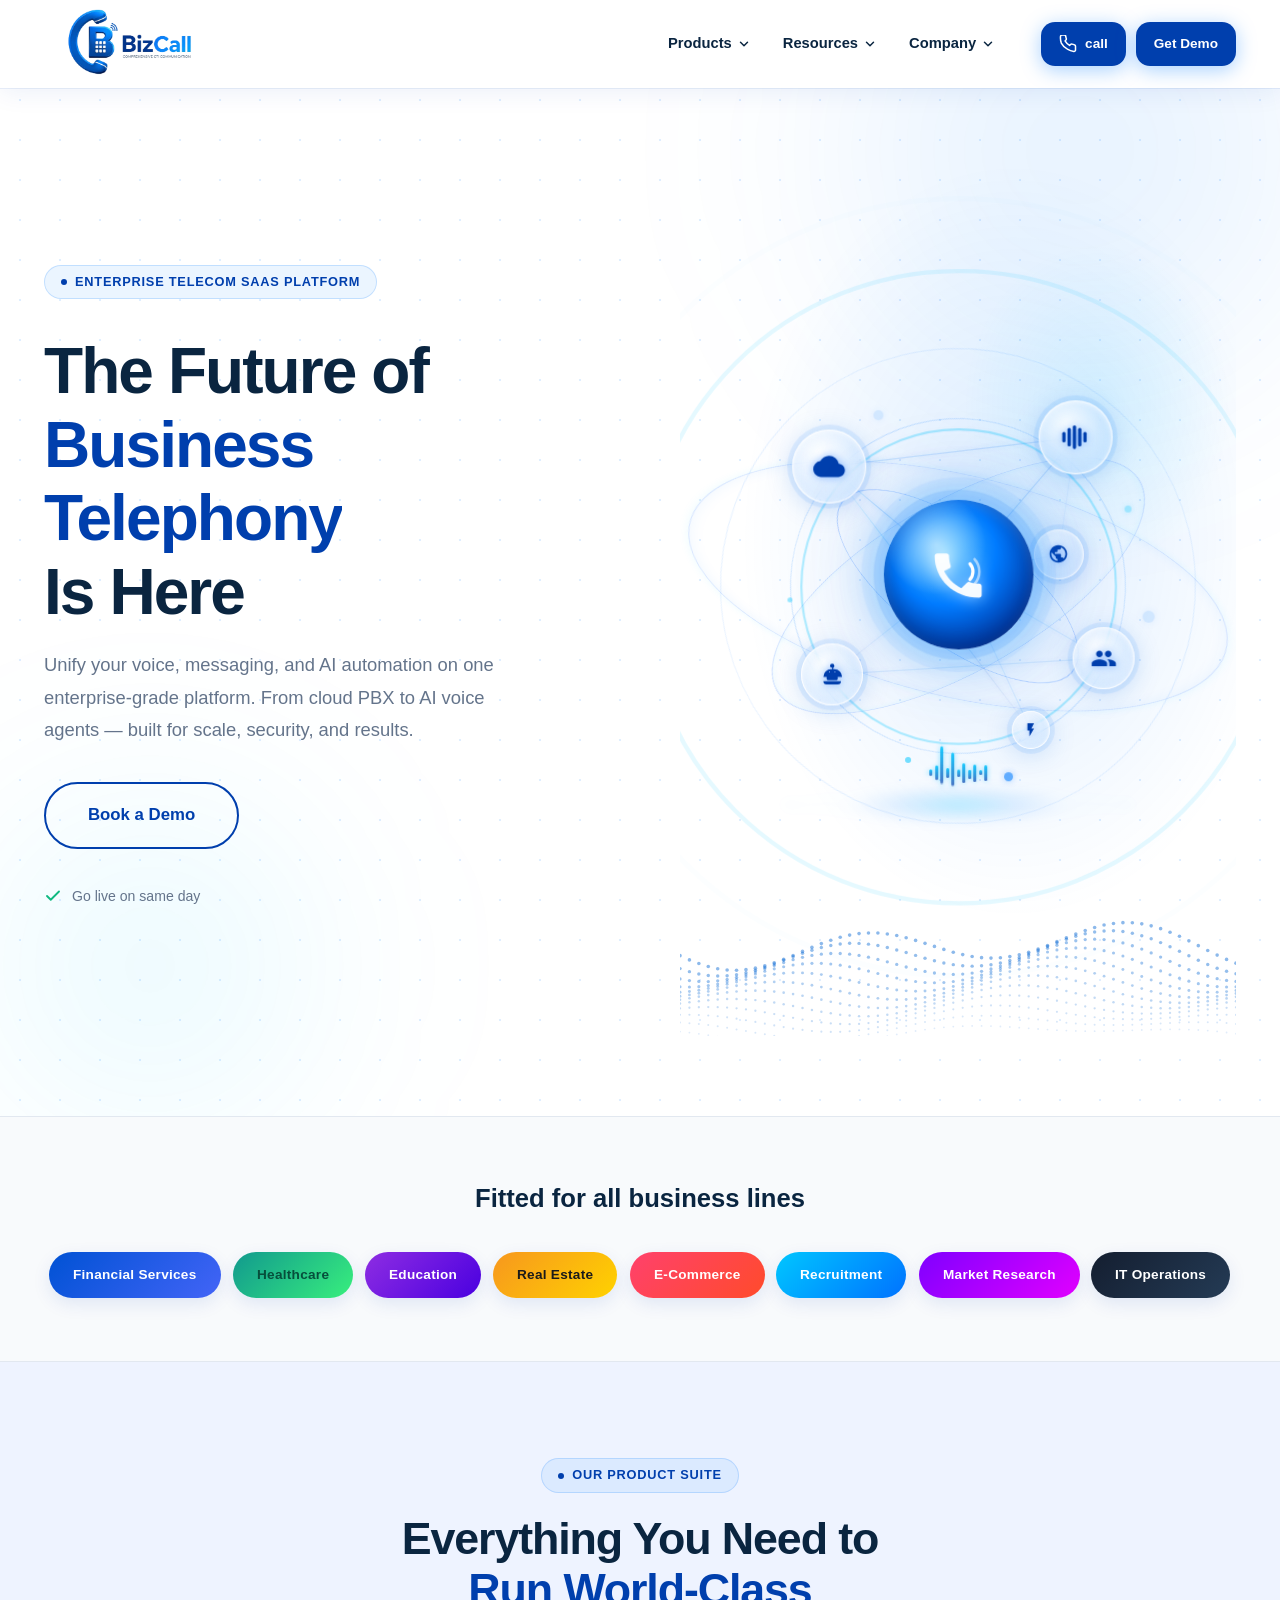
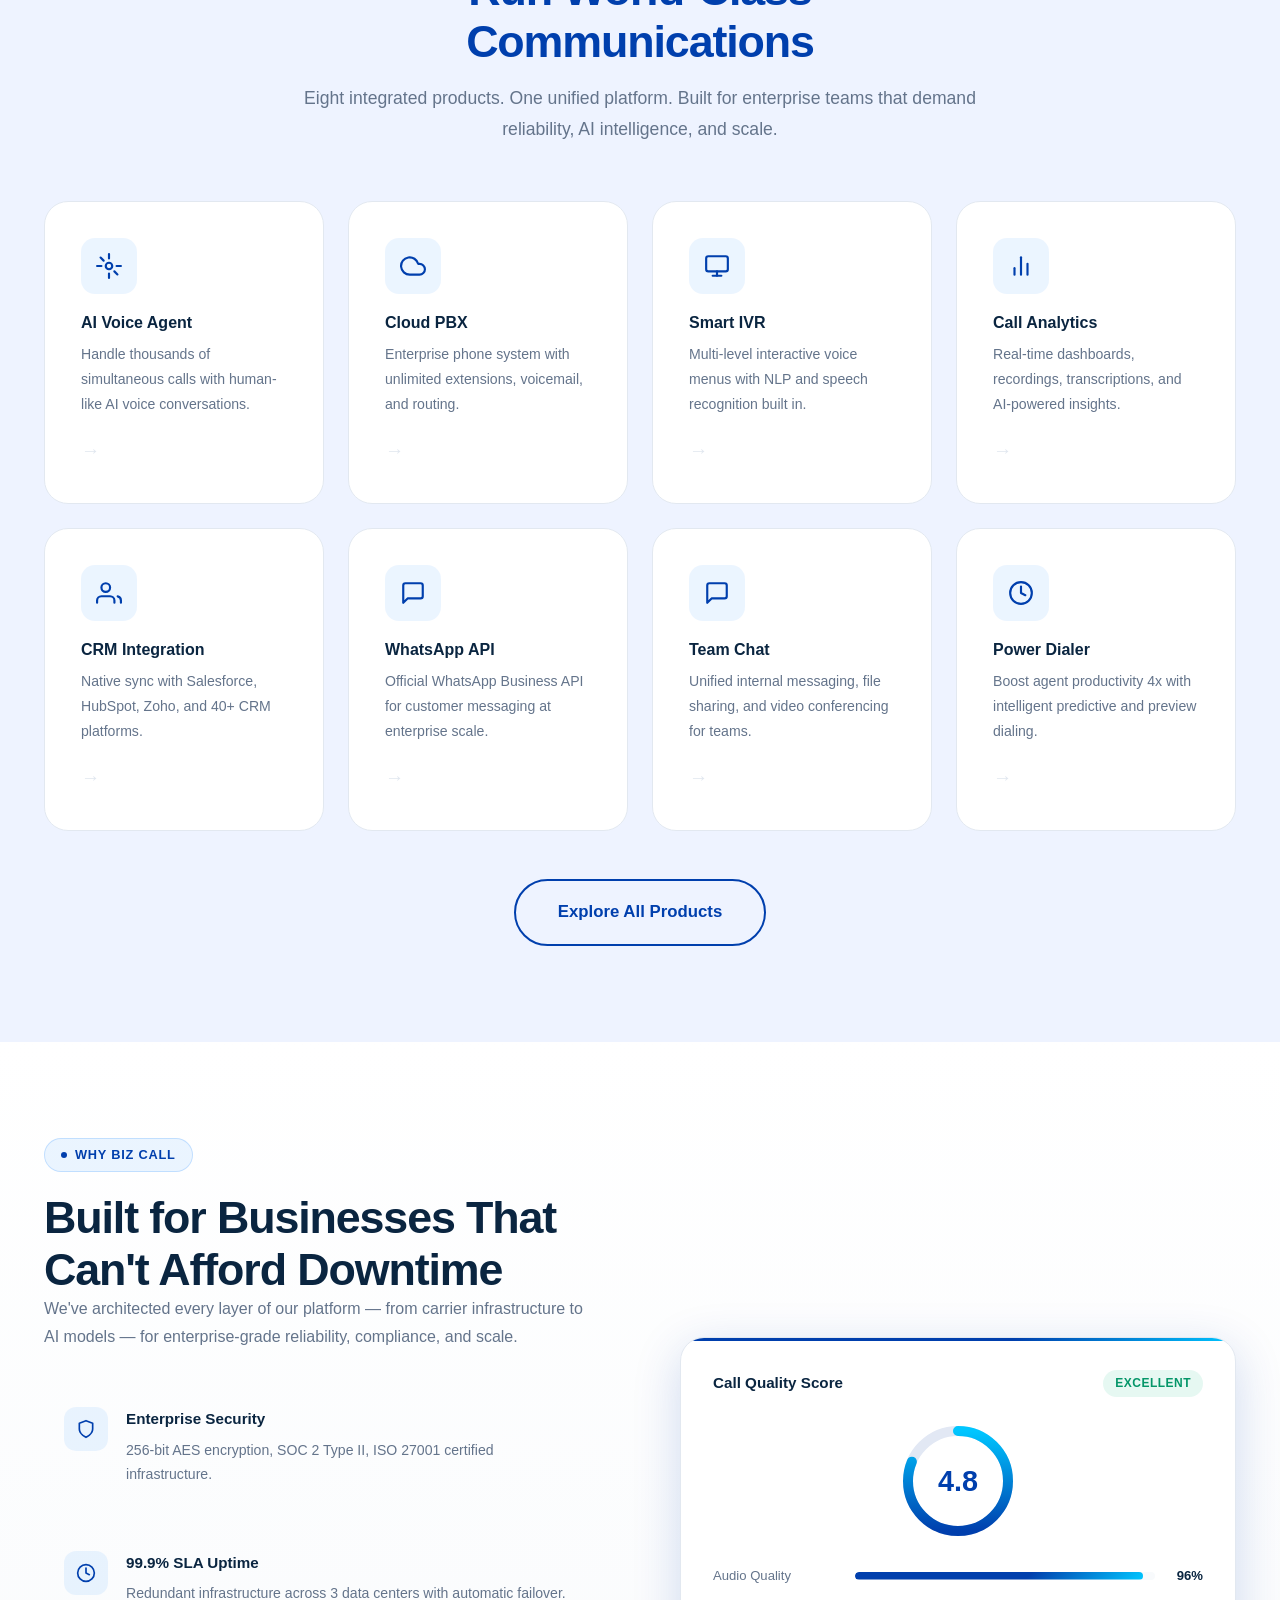
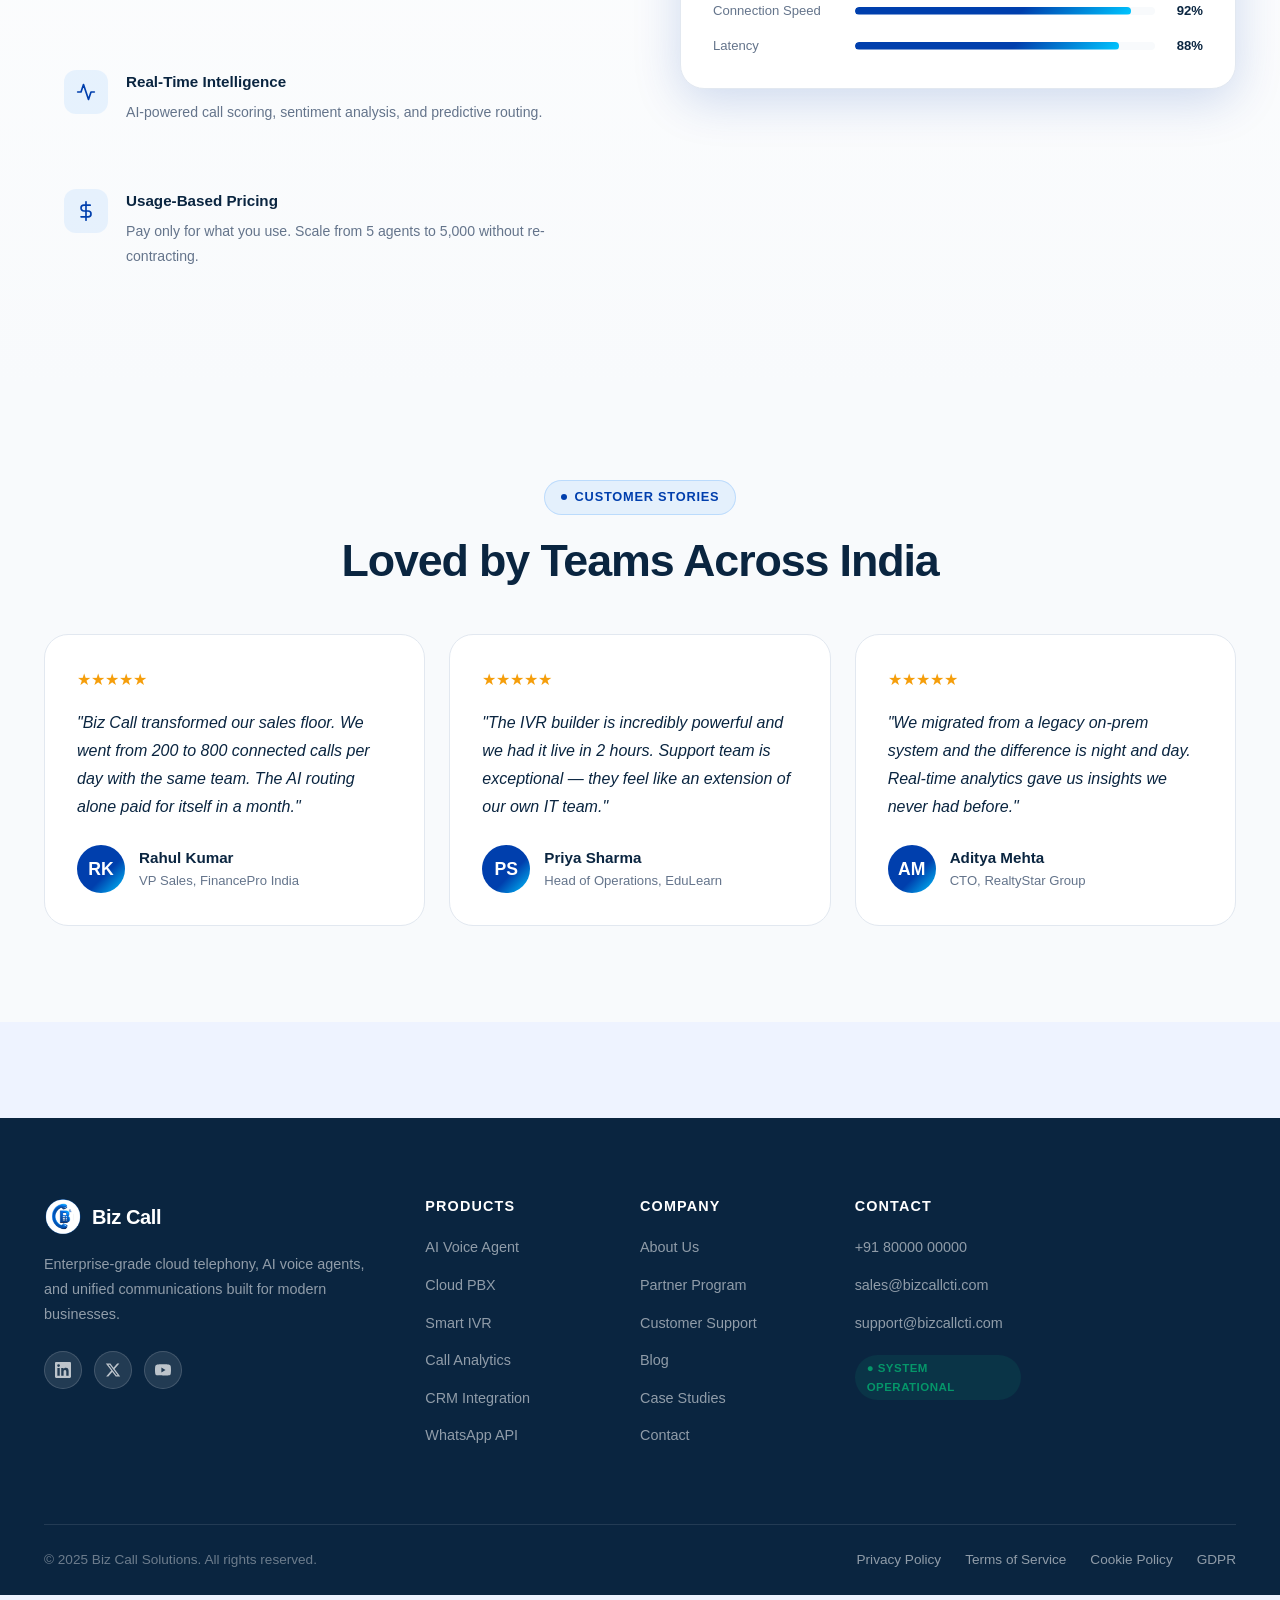
<file: index.html>
<!DOCTYPE html>
<html lang="en">
<head>
  <meta charset="UTF-8">
  <meta name="viewport" content="width=device-width, initial-scale=1.0">
  <title>Biz Call — Enterprise Cloud Telephony & AI Voice Platform</title>
  <meta name="description" content="Enterprise-grade cloud telephony, AI voice agents, predictive dialers, and unified communications. Trusted by 2000+ businesses across India.">
  <link rel="stylesheet" href="css/global.css">
  <link rel="stylesheet" href="css/nav.css">
  <link rel="stylesheet" href="css/home.css">
  <link rel="stylesheet" href="css/heroanimation.css">
  <link rel="icon" type="image/png" sizes="32x32" href="images/logo2.png">
  <script src="https://cdnjs.cloudflare.com/ajax/libs/gsap/3.12.5/gsap.min.js"></script></head>
</head>
<body data-page="home">

  <div id="nav-placeholder"></div>

  <!-- ═══ HERO ═══ -->
  <section class="hero" id="hero">
    <div class="hero-bg-grid"></div>
    <div class="hero-blob hero-blob-1"></div>
    <div class="hero-blob hero-blob-2"></div>
    <div class="container hero-inner">
      <div class="hero-content">
        <div class="section-tag" data-reveal>Enterprise Telecom SaaS Platform</div>
        <h1 data-reveal data-reveal-delay="1">
          The Future of<br>
          <span class="grad-text">Business Telephony</span><br>
          Is Here
        </h1>
        <p data-reveal data-reveal-delay="2">Unify your voice, messaging, and AI automation on one enterprise-grade platform. From cloud PBX to AI voice agents — built for scale, security, and results.</p>
        <div class="hero-actions" data-reveal data-reveal-delay="3">
          <a href="contact.html" class="btn btn-outline btn-lg">Book a Demo</a>
        </div>
        <div class="trust-bar" data-reveal data-reveal-delay="4">
          <div class="trust-item">
            <svg viewBox="0 0 24 24" fill="none" stroke="currentColor" stroke-width="2.5" stroke-linecap="round" stroke-linejoin="round" width="18" height="18"><polyline points="20 6 9 17 4 12"/></svg>
            Go live on same day
          </div>
        </div>
      </div>

      <!-- ═══ HERO ANIMATION (right side) ═══ -->
     <div id="stage">

  <!-- SVG layer: connection lines + dot-wave terrain -->
  <svg id="net-svg" xmlns="http://www.w3.org/2000/svg">
    <defs>
      <!-- Line gradient -->
      <linearGradient id="lg1" x1="0%" y1="0%" x2="100%" y2="100%">
        <stop offset="0%"   stop-color="#00C6FF" stop-opacity="0"/>
        <stop offset="40%"  stop-color="#007BFF" stop-opacity="0.55"/>
        <stop offset="100%" stop-color="#003FAD" stop-opacity="0"/>
      </linearGradient>
      <linearGradient id="lg2" x1="100%" y1="0%" x2="0%" y2="100%">
        <stop offset="0%"   stop-color="#00C6FF" stop-opacity="0"/>
        <stop offset="50%"  stop-color="#007BFF" stop-opacity="0.45"/>
        <stop offset="100%" stop-color="#003FAD" stop-opacity="0"/>
      </linearGradient>
      <filter id="glow2">
        <feGaussianBlur stdDeviation="2" result="blur"/>
        <feMerge><feMergeNode in="blur"/><feMergeNode in="SourceGraphic"/></feMerge>
      </filter>
      <!-- Radial for dot glow -->
      <radialGradient id="dotgrad" cx="50%" cy="50%" r="50%">
        <stop offset="0%"   stop-color="#007BFF" stop-opacity="1"/>
        <stop offset="100%" stop-color="#003FAD" stop-opacity="0.6"/>
      </radialGradient>
    </defs>
    <!-- lines injected by JS -->
  </svg>

  <!-- dot wave canvas at bottom -->
  <canvas id="dot-wave" style="position:absolute;bottom:0;left:0;width:100%;height:200px;pointer-events:none;z-index:1;"></canvas>

  <!-- ORBIT SYSTEM -->
  <div id="orbit-wrap">

    <!-- Tilted perspective rings -->
    <div class="ring ring-outer"  id="ro"></div>
    <div class="ring ring-mid"    id="rm"></div>
    <div class="ring ring-inner"  id="ri"></div>

    <!-- Flat equatorial rings -->
    <div class="ring ring-flat-a" id="rfa"></div>
    <div class="ring ring-flat-b" id="rfb"></div>

    <!-- Pulse rings -->
    <div class="pulse" id="p1"></div>
    <div class="pulse" id="p2"></div>
    <div class="pulse" id="p3"></div>

    <!-- Platform glow disc -->
    <div id="platform">
      <div class="plat-ring" style="width:60%;height:60%;"></div>
      <div class="plat-ring" style="width:90%;height:90%;opacity:0.5;"></div>
      <div class="plat-ring" style="width:130%;height:130%;opacity:0.25;"></div>
    </div>

    <!-- Core orb -->
    <div id="core">
      <div id="core-icon">
        <!-- Phone handset + wifi arcs -->
        <svg viewBox="0 0 48 48" xmlns="http://www.w3.org/2000/svg">
          <!-- handset -->
          <path d="M13.2 21.6c2.8 5.6 7.6 10.2 13.2 13.2l4.4-4.4c.5-.5 1.3-.7 2-.4 2.2.8 4.6 1.2 7.2 1.2 1.1 0 2 .9 2 2V40c0 1.1-.9 2-2 2C20.4 42 6 27.6 6 10c0-1.1.9-2 2-2h7c1.1 0 2 .9 2 2 0 2.6.4 5 1.2 7.2.2.7.1 1.4-.4 2L13.2 21.6z"/>
          <!-- wifi arcs right of phone -->
          <path d="M33 16a9 9 0 0 1 0 12" stroke="white" stroke-width="2.5" fill="none" stroke-linecap="round"/>
          <path d="M36.5 12.5a14 14 0 0 1 0 19" stroke="rgba(255,255,255,0.55)" stroke-width="2" fill="none" stroke-linecap="round"/>
        </svg>
      </div>
    </div>

    <!-- Voice wave bars under core -->
    <div id="wave">
      <div class="wbar" style="height:6px"  id="wb1"></div>
      <div class="wbar" style="height:14px" id="wb2"></div>
      <div class="wbar" style="height:22px" id="wb3"></div>
      <div class="wbar" style="height:10px" id="wb4"></div>
      <div class="wbar" style="height:26px" id="wb5"></div>
      <div class="wbar" style="height:8px"  id="wb6"></div>
      <div class="wbar" style="height:20px" id="wb7"></div>
      <div class="wbar" style="height:12px" id="wb8"></div>
      <div class="wbar" style="height:18px" id="wb9"></div>
      <div class="wbar" style="height:5px"  id="wb10"></div>
      <div class="wbar" style="height:16px" id="wb11"></div>
    </div>

    <!-- ── NODES ── -->
    <!-- Cloud - top left -->
    <div class="node node-xl" id="nA">
      <div class="node-glass">
        <svg viewBox="0 0 24 24"><path d="M19.35 10.04A7.49 7.49 0 0 0 12 4C9.11 4 6.6 5.64 5.35 8.04A5.994 5.994 0 0 0 0 14c0 3.31 2.69 6 6 6h13c2.76 0 5-2.24 5-5 0-2.64-2.05-4.78-4.65-4.96z"/></svg>
      </div>
    </div>

    <!-- AI Bot - bottom left -->
    <div class="node node-lg" id="nB">
      <div class="node-glass">
        <svg viewBox="0 0 24 24"><path d="M12 2a2 2 0 0 1 2 2c0 .74-.4 1.38-1 1.73V7h1a7 7 0 0 1 7 7H4a7 7 0 0 1 7-7h1V5.73A2 2 0 0 1 10 4a2 2 0 0 1 2-2M7 14v2a1 1 0 0 0 1 1h8a1 1 0 0 0 1-1v-2H7m-3 4a3 3 0 0 0 3 3h10a3 3 0 0 0 3-3H4m5.5-9a.5.5 0 0 0-.5.5.5.5 0 0 0 .5.5.5.5 0 0 0 .5-.5.5.5 0 0 0-.5-.5m5 0a.5.5 0 0 0-.5.5.5.5 0 0 0 .5.5.5.5 0 0 0 .5-.5.5.5 0 0 0-.5-.5z"/></svg>
      </div>
    </div>

    <!-- Wave/Audio - top right -->
    <div class="node node-xl" id="nC">
      <div class="node-glass">
        <!-- soundwave bars icon -->
        <svg viewBox="0 0 24 24">
          <rect x="2"  y="8"  width="2.5" height="8"  rx="1.25"/>
          <rect x="6"  y="5"  width="2.5" height="14" rx="1.25"/>
          <rect x="10" y="3"  width="2.5" height="18" rx="1.25"/>
          <rect x="14" y="5"  width="2.5" height="14" rx="1.25"/>
          <rect x="18" y="8"  width="2.5" height="8"  rx="1.25"/>
        </svg>
      </div>
    </div>

    <!-- Team/Users - right -->
    <div class="node node-lg" id="nD">
      <div class="node-glass">
        <svg viewBox="0 0 24 24"><path d="M16 11c1.66 0 2.99-1.34 2.99-3S17.66 5 16 5c-1.66 0-3 1.34-3 3s1.34 3 3 3zm-8 0c1.66 0 2.99-1.34 2.99-3S9.66 5 8 5C6.34 5 5 6.34 5 8s1.34 3 3 3zm0 2c-2.33 0-7 1.17-7 3.5V19h14v-2.5c0-2.33-4.67-3.5-7-3.5zm8 0c-.29 0-.62.02-.97.05 1.16.84 1.97 1.97 1.97 3.45V19h6v-2.5c0-2.33-4.67-3.5-7-3.5z"/></svg>
      </div>
    </div>

    <!-- Globe - small, right-mid -->
    <div class="node node-md" id="nE">
      <div class="node-glass">
        <svg viewBox="0 0 24 24"><path d="M12 2C6.48 2 2 6.48 2 12s4.48 10 10 10 10-4.48 10-10S17.52 2 12 2zm-1 17.93c-3.95-.49-7-3.85-7-7.93 0-.62.08-1.21.21-1.79L9 15v1c0 1.1.9 2 2 2v1.93zm6.9-2.54c-.26-.81-1-1.39-1.9-1.39h-1v-3c0-.55-.45-1-1-1H8v-2h2c.55 0 1-.45 1-1V7h2c1.1 0 2-.9 2-2v-.41c2.93 1.19 5 4.06 5 7.41 0 2.08-.8 3.97-2.1 5.39z"/></svg>
      </div>
    </div>

    <!-- Lightning - small bottom right -->
    <div class="node node-sm" id="nF">
      <div class="node-glass">
        <svg viewBox="0 0 24 24"><path d="M7 2v11h3v9l7-12h-4l4-8z"/></svg>
      </div>
    </div>

    <!-- Floating dots (small orbs matching ref image) -->
    <div class="floatdot" id="fd1" style="width:10px;height:10px;opacity:0.75;box-shadow:0 0 8px rgba(0,123,255,0.7);"></div>
    <div class="floatdot" id="fd2" style="width:7px;height:7px;opacity:0.55;background:var(--c3);box-shadow:0 0 6px rgba(0,198,255,0.6);"></div>
    <div class="floatdot" id="fd3" style="width:12px;height:12px;opacity:0.65;box-shadow:0 0 10px rgba(0,123,255,0.7);"></div>
    <div class="floatdot" id="fd4" style="width:6px;height:6px;opacity:0.50;background:var(--c3);"></div>
    <div class="floatdot" id="fd5" style="width:9px;height:9px;opacity:0.60;box-shadow:0 0 7px rgba(0,123,255,0.55);"></div>
    <div class="floatdot" id="fd6" style="width:5px;height:5px;opacity:0.40;background:var(--c3);"></div>

  </div><!-- /orbit-wrap -->

</div><!-- /stage -->


    </div>
  </section>

  <!-- ═══ LOGOS ═══ -->
  <section class="logos-strip section-sm"> <div class="container"> <p class="logos-label"> Fitted for all business lines </p> <div class="logos-row"> <a href="services.html#financial-services" class="logo-pill finance-pill"> Financial Services </a> <a href="services.html#healthcare" class="logo-pill healthcare-pill"> Healthcare </a> <a href="services.html#education" class="logo-pill education-pill"> Education </a> <a href="services.html#real-estate" class="logo-pill realestate-pill"> Real Estate </a> <a href="services.html#ecommerce" class="logo-pill ecommerce-pill"> E-Commerce </a> <a href="services.html#recruitment" class="logo-pill recruitment-pill"> Recruitment </a> <a href="services.html#market-research" class="logo-pill research-pill"> Market Research </a> <a href="services.html#it-operations" class="logo-pill it-pill"> IT Operations </a> </div> </div> </section>

  <!-- ═══ PRODUCTS OVERVIEW ═══ -->
  <section class="section" id="products-overview">
    <div class="container">
      <div class="section-header centered" data-reveal>
        <div class="section-tag">Our Product Suite</div>
        <h2>Everything You Need to<br><span class="grad-text">Run World-Class Communications</span></h2>
        <p>Eight integrated products. One unified platform. Built for enterprise teams that demand reliability, AI intelligence, and scale.</p>
      </div>
      <div class="grid-4" style="margin-top:56px">
        <a href="products.html#ai-voice" class="card product-card" data-reveal data-reveal-delay="1">
          <div class="icon-box">
            <svg viewBox="0 0 24 24" fill="none" stroke="currentColor" stroke-width="2" stroke-linecap="round" stroke-linejoin="round"><circle cx="12" cy="12" r="3"/><path d="M12 1v4M12 19v4M4.22 4.22l2.83 2.83M16.95 16.95l2.83 2.83M1 12h4M19 12h4"/></svg>
          </div>
          <h4>AI Voice Agent</h4>
          <p>Handle thousands of simultaneous calls with human-like AI voice conversations.</p>
          <div class="product-arrow">→</div>
        </a>
        <a href="products.html#cloud-pbx" class="card product-card" data-reveal data-reveal-delay="2">
          <div class="icon-box">
            <svg viewBox="0 0 24 24" fill="none" stroke="currentColor" stroke-width="2" stroke-linecap="round" stroke-linejoin="round"><path d="M18 10h-1.26A8 8 0 109 20h9a5 5 0 000-10z"/></svg>
          </div>
          <h4>Cloud PBX</h4>
          <p>Enterprise phone system with unlimited extensions, voicemail, and routing.</p>
          <div class="product-arrow">→</div>
        </a>
        <a href="products.html#smart-ivr" class="card product-card" data-reveal data-reveal-delay="3">
          <div class="icon-box">
            <svg viewBox="0 0 24 24" fill="none" stroke="currentColor" stroke-width="2" stroke-linecap="round" stroke-linejoin="round"><rect x="2" y="3" width="20" height="14" rx="2"/><line x1="8" y1="21" x2="16" y2="21"/><line x1="12" y1="17" x2="12" y2="21"/></svg>
          </div>
          <h4>Smart IVR</h4>
          <p>Multi-level interactive voice menus with NLP and speech recognition built in.</p>
          <div class="product-arrow">→</div>
        </a>
        <a href="products.html#analytics" class="card product-card" data-reveal data-reveal-delay="4">
          <div class="icon-box">
            <svg viewBox="0 0 24 24" fill="none" stroke="currentColor" stroke-width="2" stroke-linecap="round" stroke-linejoin="round"><line x1="18" y1="20" x2="18" y2="10"/><line x1="12" y1="20" x2="12" y2="4"/><line x1="6" y1="20" x2="6" y2="14"/></svg>
          </div>
          <h4>Call Analytics</h4>
          <p>Real-time dashboards, recordings, transcriptions, and AI-powered insights.</p>
          <div class="product-arrow">→</div>
        </a>
        <a href="products.html#crm" class="card product-card" data-reveal data-reveal-delay="1">
          <div class="icon-box">
            <svg viewBox="0 0 24 24" fill="none" stroke="currentColor" stroke-width="2" stroke-linecap="round" stroke-linejoin="round"><path d="M17 21v-2a4 4 0 00-4-4H5a4 4 0 00-4 4v2"/><circle cx="9" cy="7" r="4"/><path d="M23 21v-2a4 4 0 00-3-3.87"/></svg>
          </div>
          <h4>CRM Integration</h4>
          <p>Native sync with Salesforce, HubSpot, Zoho, and 40+ CRM platforms.</p>
          <div class="product-arrow">→</div>
        </a>
        <a href="products.html#whatsapp" class="card product-card" data-reveal data-reveal-delay="2">
          <div class="icon-box">
            <svg viewBox="0 0 24 24" fill="none" stroke="currentColor" stroke-width="2" stroke-linecap="round" stroke-linejoin="round"><path d="M21 15a2 2 0 01-2 2H7l-4 4V5a2 2 0 012-2h14a2 2 0 012 2z"/></svg>
          </div>
          <h4>WhatsApp API</h4>
          <p>Official WhatsApp Business API for customer messaging at enterprise scale.</p>
          <div class="product-arrow">→</div>
        </a>
        <a href="products.html#team-chat" class="card product-card" data-reveal data-reveal-delay="3">
          <div class="icon-box">
            <svg viewBox="0 0 24 24" fill="none" stroke="currentColor" stroke-width="2" stroke-linecap="round" stroke-linejoin="round"><path d="M21 15a2 2 0 01-2 2H7l-4 4V5a2 2 0 012-2h14a2 2 0 012 2z"/></svg>
          </div>
          <h4>Team Chat</h4>
          <p>Unified internal messaging, file sharing, and video conferencing for teams.</p>
          <div class="product-arrow">→</div>
        </a>
        <a href="products.html#power-dialer" class="card product-card" data-reveal data-reveal-delay="4">
          <div class="icon-box">
            <svg viewBox="0 0 24 24" fill="none" stroke="currentColor" stroke-width="2" stroke-linecap="round" stroke-linejoin="round"><circle cx="12" cy="12" r="10"/><polyline points="12 6 12 12 16 14"/></svg>
          </div>
          <h4>Power Dialer</h4>
          <p>Boost agent productivity 4x with intelligent predictive and preview dialing.</p>
          <div class="product-arrow">→</div>
        </a>
      </div>
      <div style="text-align:center;margin-top:48px" data-reveal>
        <a href="products.html" class="btn btn-outline btn-lg">Explore All Products</a>
      </div>
    </div>
  </section>

  <!-- ═══ WHY BIZCALL ═══ -->
  <section class="section why-section">
    <div class="container">
      <div class="why-inner">
        <div class="why-content" data-reveal>
          <div class="section-tag">Why Biz Call</div>
          <h2>Built for Businesses That Can't Afford Downtime</h2>
          <p>We've architected every layer of our platform — from carrier infrastructure to AI models — for enterprise-grade reliability, compliance, and scale.</p>
          <div class="why-features">
            <div class="why-feature">
              <div class="why-feature-icon">
                <svg viewBox="0 0 24 24" fill="none" stroke="currentColor" stroke-width="2" stroke-linecap="round" stroke-linejoin="round"><path d="M12 22s8-4 8-10V5l-8-3-8 3v7c0 6 8 10 8 10z"/></svg>
              </div>
              <div>
                <strong>Enterprise Security</strong>
                <p>256-bit AES encryption, SOC 2 Type II, ISO 27001 certified infrastructure.</p>
              </div>
            </div>
            <div class="why-feature">
              <div class="why-feature-icon">
                <svg viewBox="0 0 24 24" fill="none" stroke="currentColor" stroke-width="2" stroke-linecap="round" stroke-linejoin="round"><circle cx="12" cy="12" r="10"/><polyline points="12 6 12 12 16 14"/></svg>
              </div>
              <div>
                <strong>99.9% SLA Uptime</strong>
                <p>Redundant infrastructure across 3 data centers with automatic failover.</p>
              </div>
            </div>
            <div class="why-feature">
              <div class="why-feature-icon">
                <svg viewBox="0 0 24 24" fill="none" stroke="currentColor" stroke-width="2" stroke-linecap="round" stroke-linejoin="round"><polyline points="22 12 18 12 15 21 9 3 6 12 2 12"/></svg>
              </div>
              <div>
                <strong>Real-Time Intelligence</strong>
                <p>AI-powered call scoring, sentiment analysis, and predictive routing.</p>
              </div>
            </div>
            <div class="why-feature">
              <div class="why-feature-icon">
                <svg viewBox="0 0 24 24" fill="none" stroke="currentColor" stroke-width="2" stroke-linecap="round" stroke-linejoin="round"><line x1="12" y1="1" x2="12" y2="23"/><path d="M17 5H9.5a3.5 3.5 0 000 7h5a3.5 3.5 0 010 7H6"/></svg>
              </div>
              <div>
                <strong>Usage-Based Pricing</strong>
                <p>Pay only for what you use. Scale from 5 agents to 5,000 without re-contracting.</p>
              </div>
            </div>
          </div>
        </div>
        <div class="why-visual" data-reveal data-reveal-delay="2">
          <div class="why-panel">
            <div class="why-panel-header">
              <span class="why-panel-title">Call Quality Score</span>
              <span class="badge badge-green">Excellent</span>
            </div>
            <div class="quality-score">
              <div class="quality-ring">
                <svg viewBox="0 0 120 120">
                  <circle cx="60" cy="60" r="50" fill="none" stroke="#E2E8F4" stroke-width="10"/>
                  <circle cx="60" cy="60" r="50" fill="none" stroke="url(#scoreGrad)" stroke-width="10"
                    stroke-dasharray="283" stroke-dashoffset="28" stroke-linecap="round" transform="rotate(-90 60 60)"/>
                  <defs>
                    <linearGradient id="scoreGrad" x1="0" y1="0" x2="1" y2="0">
                      <stop offset="0%" stop-color="#003FAD"/>
                      <stop offset="100%" stop-color="#00C6FF"/>
                    </linearGradient>
                  </defs>
                </svg>
                <div class="quality-num">4.8</div>
              </div>
            </div>
            <div class="quality-bars">
              <div class="q-bar-row"><span>Audio Quality</span><div class="q-bar"><div style="width:96%"></div></div><span>96%</span></div>
              <div class="q-bar-row"><span>Connection Speed</span><div class="q-bar"><div style="width:92%"></div></div><span>92%</span></div>
              <div class="q-bar-row"><span>Latency</span><div class="q-bar"><div style="width:88%"></div></div><span>88%</span></div>
            </div>
          </div>
        </div>
      </div>
    </div>
  </section>

  <!-- ═══ TESTIMONIALS ═══ -->
  <section class="section" style="background:var(--surface)">
    <div class="container">
      <div class="section-header centered" data-reveal>
        <div class="section-tag">Customer Stories</div>
        <h2>Loved by Teams Across India</h2>
      </div>
      <div class="grid-3" style="margin-top:48px">
        <div class="testimonial-card" data-reveal data-reveal-delay="1">
          <div class="testimonial-stars">★★★★★</div>
          <p class="testimonial-text">"Biz Call transformed our sales floor. We went from 200 to 800 connected calls per day with the same team. The AI routing alone paid for itself in a month."</p>
          <div class="testimonial-author">
            <div class="author-avatar">RK</div>
            <div>
              <div class="author-name">Rahul Kumar</div>
              <div class="author-role">VP Sales, FinancePro India</div>
            </div>
          </div>
        </div>
        <div class="testimonial-card" data-reveal data-reveal-delay="2">
          <div class="testimonial-stars">★★★★★</div>
          <p class="testimonial-text">"The IVR builder is incredibly powerful and we had it live in 2 hours. Support team is exceptional — they feel like an extension of our own IT team."</p>
          <div class="testimonial-author">
            <div class="author-avatar">PS</div>
            <div>
              <div class="author-name">Priya Sharma</div>
              <div class="author-role">Head of Operations, EduLearn</div>
            </div>
          </div>
        </div>
        <div class="testimonial-card" data-reveal data-reveal-delay="3">
          <div class="testimonial-stars">★★★★★</div>
          <p class="testimonial-text">"We migrated from a legacy on-prem system and the difference is night and day. Real-time analytics gave us insights we never had before."</p>
          <div class="testimonial-author">
            <div class="author-avatar">AM</div>
            <div>
              <div class="author-name">Aditya Mehta</div>
              <div class="author-role">CTO, RealtyStar Group</div>
            </div>
          </div>
        </div>
      </div>
    </div>
  </section>

  <!-- ═══ CTA ═══ -->
  <section class="section">
    <!-- <div class="cta-section" data-reveal>
      <div>
        <div class="section-tag" style="margin:0 auto 20px;background:rgba(255,255,255,.12);color:rgba(255,255,255,.9);border-color:rgba(255,255,255,.2)">Ready to Transform Your Communications?</div>
        <p>No credit card required. Full enterprise feature access. Setup in under 30 minutes.</p>
        <div class="cta-actions">
          <a href="contact.html" class="btn btn-ghost btn-lg">Talk to Sales</a>
        </div>
      </div>
    </div>
  </section> -->

  <div id="footer-placeholder"></div>

  <!--Start of Tawk.to Script-->
<script type="text/javascript">
var Tawk_API=Tawk_API||{}, Tawk_LoadStart=new Date();
(function(){
var s1=document.createElement("script"),s0=document.getElementsByTagName("script")[0];
s1.async=true;
s1.src='https://embed.tawk.to/6a0c250af155db1c33ef7be0/1jovn1d6r';
s1.charset='UTF-8';
s1.setAttribute('crossorigin','*');
s0.parentNode.insertBefore(s1,s0);
})();
</script>
<!--End of Tawk.to Script-->
  <script src="js/nav.js"></script>
  <script src="js/footer.js"></script>
  <script src="js/utils.js"></script>
  <script>
(function(){
"use strict";

/* ════════════════════════════════════════════
   1. DOT-WAVE TERRAIN (canvas at bottom)
════════════════════════════════════════════ */
const canvas = document.getElementById('dot-wave');
const ctx    = canvas.getContext('2d');
let dw_t = 0;

function resizeCanvas(){
  canvas.width  = canvas.offsetWidth  * devicePixelRatio;
  canvas.height = canvas.offsetHeight * devicePixelRatio;
  ctx.scale(devicePixelRatio, devicePixelRatio);
}
resizeCanvas();
window.addEventListener('resize', resizeCanvas);

function drawDotWave(){
  ctx.clearRect(0, 0, canvas.offsetWidth, canvas.offsetHeight);
  const W = canvas.offsetWidth;
  const H = canvas.offsetHeight;
  const cols = 60, rows = 12;
  const xStep = W / (cols - 1);
  const yBase = H * 0.55;

  for(let r = 0; r < rows; r++){
    for(let c = 0; c < cols; c++){
      const xPos = c * xStep;
      const waveY = Math.sin(c * 0.22 + dw_t + r * 0.4) * (18 - r * 1.2)
                  + Math.sin(c * 0.11 + dw_t * 0.7) * 8;
      const yPos = yBase + r * (H * 0.04) + waveY;
      const alpha = 0.45 - r * 0.03;
      const size  = 1.8 - r * 0.08;
      if(size < 0.5 || alpha < 0.05) continue;
      ctx.beginPath();
      ctx.arc(xPos, yPos, Math.max(size, 0.5), 0, Math.PI*2);
      ctx.fillStyle = `rgba(0,100,210,${alpha.toFixed(2)})`;
      ctx.fill();
    }
  }
  dw_t += 0.012;
  requestAnimationFrame(drawDotWave);
}
drawDotWave();

/* ════════════════════════════════════════════
   2. NODE POSITIONS — fixed (like the image)
   Reference: Cloud TL, Bot BL, Wave TR, Users R, Globe R-mid, Lightning BR
════════════════════════════════════════════ */
const wrap = document.getElementById('orbit-wrap');

const nodeDefs = [
  { id:'nA', ox:-0.46, oy:-0.40 },  // Cloud – top-left
  { id:'nB', ox:-0.45, oy: 0.35 },  // Bot  – bottom-left
  { id:'nC', ox: 0.42, oy:-0.50 },  // Wave – top-right
  { id:'nD', ox: 0.52, oy: 0.28 },  // Users – right
  { id:'nE', ox: 0.36, oy:-0.10 },  // Globe – right-mid
  { id:'nF', ox: 0.26, oy: 0.52 },  // Lightning – bottom-right
];

// Float-dot positions (scattered, matching ref image small dots)
const dotDefs = [
  { id:'fd1', ox:-0.28, oy:-0.62 },
  { id:'fd2', ox: 0.60, oy:-0.28 },
  { id:'fd3', ox: 0.68, oy: 0.10 },
  { id:'fd4', ox:-0.18, oy: 0.62 },
  { id:'fd5', ox: 0.18, oy: 0.68 },
  { id:'fd6', ox:-0.60, oy: 0.05 },
];

function placeEl(id, ox, oy){
  const el = document.getElementById(id);
  const hw = wrap.offsetWidth / 2;
  gsap.set(el, {
    position:'absolute',
    top:'50%', left:'50%',
    xPercent:-50, yPercent:-50,
    x: ox * hw,
    y: oy * hw,
  });
  return el;
}

const nodeEls = nodeDefs.map(d => ({ el:placeEl(d.id, d.ox, d.oy), ...d }));
const dotEls  = dotDefs.map(d  => ({ el:placeEl(d.id, d.ox, d.oy), ...d }));

/* ════════════════════════════════════════════
   3. SVG CONNECTION LINES
════════════════════════════════════════════ */
const svg = document.getElementById('net-svg');

function makeLine(grad){
  const l = document.createElementNS('http://www.w3.org/2000/svg','line');
  l.setAttribute('stroke', `url(#${grad})`);
  l.setAttribute('stroke-width','1.2');
  l.setAttribute('filter','url(#glow2)');
  svg.appendChild(l);
  return l;
}

// Core → each node + cross connections
const coreLines = nodeEls.map((_,i) => makeLine(i%2===0?'lg1':'lg2'));
const extraPairs = [[0,2],[1,3],[0,5],[2,4]];
const extraLines = extraPairs.map(() => makeLine('lg1'));

function center(el){
  const r  = el.getBoundingClientRect();
  const sr = svg.getBoundingClientRect();
  return { x: r.left+r.width/2-sr.left, y: r.top+r.height/2-sr.top };
}

function updateLines(){
  const cc = center(document.getElementById('core'));
  nodeEls.forEach(({el},i)=>{
    const nc = center(el);
    const l  = coreLines[i];
    l.setAttribute('x1',cc.x); l.setAttribute('y1',cc.y);
    l.setAttribute('x2',nc.x); l.setAttribute('y2',nc.y);
  });
  extraPairs.forEach(([a,b],i)=>{
    const ac = center(nodeEls[a].el);
    const bc = center(nodeEls[b].el);
    const l  = extraLines[i];
    l.setAttribute('x1',ac.x); l.setAttribute('y1',ac.y);
    l.setAttribute('x2',bc.x); l.setAttribute('y2',bc.y);
  });
}

/* ════════════════════════════════════════════
   4. GSAP ANIMATIONS
════════════════════════════════════════════ */

/* 4-a  Tilted rings slow rotation */
gsap.to('#ro',{rotation: 360, duration:55, ease:'none', repeat:-1, transformOrigin:'center center'});
gsap.to('#rm',{rotation:-360, duration:40, ease:'none', repeat:-1, transformOrigin:'center center'});
gsap.to('#ri',{rotation: 360, duration:25, ease:'none', repeat:-1, transformOrigin:'center center'});
gsap.to('#rfa',{rotation:-360,duration:32, ease:'none', repeat:-1, transformOrigin:'center center'});
gsap.to('#rfb',{rotation: 360,duration:50, ease:'none', repeat:-1, transformOrigin:'center center'});

/* 4-b  Core pulse glow */
const coreGlowA = '0 0 0 10px rgba(0,123,255,0.12),0 0 0 22px rgba(0,123,255,0.07),0 0 70px rgba(0,150,255,0.55),0 0 110px rgba(0,100,220,0.28),inset 0 -8px 24px rgba(0,20,80,0.40),inset 0 4px 12px rgba(255,255,255,0.15)';
const coreGlowB = '0 0 0 16px rgba(0,123,255,0.06),0 0 0 35px rgba(0,123,255,0.03),0 0 40px rgba(0,150,255,0.28),0 0 60px rgba(0,100,220,0.12),inset 0 -8px 24px rgba(0,20,80,0.40),inset 0 4px 12px rgba(255,255,255,0.15)';
gsap.to('#core',{ boxShadow:coreGlowB, duration:2.6, ease:'sine.inOut', repeat:-1, yoyo:true });
gsap.to('#core',{ scale:1.035, duration:3.0, ease:'sine.inOut', repeat:-1, yoyo:true });

/* 4-c  Core float */
gsap.to('#core',{ y:'-=14', duration:3.8, ease:'sine.inOut', repeat:-1, yoyo:true });

/* 4-d  Expanding pulse rings */
function doPulse(id, delay){
  const tl = gsap.timeline({ repeat:-1, delay });
  tl.fromTo(id,
    { scale:0.9, opacity:0.7, width:'26%', height:'26%' },
    { scale:5.5, opacity:0,   duration:3.4, ease:'power1.out' }
  );
}
doPulse('#p1', 0);
doPulse('#p2', 1.1);
doPulse('#p3', 2.3);

/* 4-e  Voice wave bars */
['#wb1','#wb2','#wb3','#wb4','#wb5','#wb6','#wb7','#wb8','#wb9','#wb10','#wb11']
.forEach((b,i)=>{
  gsap.to(b,{
    scaleY: ()=> 0.15 + Math.random()*1.8,
    duration: 0.2 + Math.random()*0.25,
    ease:'power1.inOut',
    repeat:-1, yoyo:true,
    delay: i*0.05,
  });
});

/* 4-f  Platform glow pulse */
gsap.to('#platform',{
  opacity:0.5, scale:1.08,
  duration:2.4, ease:'sine.inOut', repeat:-1, yoyo:true,
});

/* 4-g  Platform ripples */
document.querySelectorAll('.plat-ring').forEach((r,i)=>{
  gsap.to(r, {
    opacity:0, scale:1.5,
    duration:2.4, ease:'power1.out',
    repeat:-1, delay: i*0.8,
  });
});

/* 4-h  Node float — each bobs independently */
nodeEls.forEach(({el},i)=>{
  gsap.to(el,{
    y:`+=${-(8 + i*2)}`,
    duration: 2.4 + i*0.35,
    ease:'sine.inOut', repeat:-1, yoyo:true, delay: i*0.4,
  });
  const g = el.querySelector('.node-glass');
  gsap.to(g,{
    boxShadow:`0 6px 34px rgba(0,100,220,0.32),0 0 0 8px rgba(0,123,255,0.11),inset 0 1px 4px rgba(255,255,255,0.6)`,
    duration:2.0+i*0.2, ease:'sine.inOut', repeat:-1, yoyo:true, delay:i*0.2,
  });
});

/* 4-i  Float dots gentle drift */
dotEls.forEach(({el},i)=>{
  gsap.to(el,{
    y:`+=${(Math.random()-0.5)*18}`,
    x:`+=${(Math.random()-0.5)*12}`,
    opacity: 0.3 + Math.random()*0.45,
    duration: 3 + Math.random()*4,
    ease:'sine.inOut', repeat:-1, yoyo:true, delay:i*0.5,
  });
});

/* 4-j  Line opacity pulse */
[...coreLines,...extraLines].forEach((l,i)=>{
  gsap.fromTo(l,
    { attr:{'stroke-opacity':0.0} },
    { attr:{'stroke-opacity':0.12+Math.random()*0.32},
      duration:1.8+Math.random()*1.5,
      ease:'sine.inOut', repeat:-1, yoyo:true, delay:i*0.18 }
  );
});

/* 4-k  Entry reveal */
gsap.from(['#ro','#rm','#ri','#rfa','#rfb'],{
  opacity:0, scale:0.6,
  duration:1.4, ease:'power3.out', stagger:0.1, delay:0.1,
});
gsap.from('#core',{
  scale:0, opacity:0,
  duration:1.2, ease:'back.out(1.6)', delay:0.3,
});
gsap.from(nodeEls.map(n=>n.el),{
  scale:0, opacity:0,
  duration:1.0, ease:'back.out(1.4)', stagger:0.12, delay:0.55,
});
gsap.from(dotEls.map(d=>d.el),{
  scale:0, opacity:0,
  duration:0.8, ease:'back.out(2)', stagger:0.08, delay:0.8,
});

/* ════════════════════════════════════════════
   5. RAF LINE UPDATE + MOUSE PARALLAX
════════════════════════════════════════════ */
let mx=0, my=0, tx=0, ty=0;
document.addEventListener('mousemove', e=>{
  const cx=window.innerWidth/2, cy=window.innerHeight/2;
  tx=(e.clientX-cx)/cx;
  ty=(e.clientY-cy)/cy;
});

(function raf(){
  mx += (tx-mx)*0.06;
  my += (ty-my)*0.06;
  gsap.set('#orbit-wrap',{ x:mx*20, y:my*14 });
  updateLines();
  requestAnimationFrame(raf);
})();

/* Resize */
window.addEventListener('resize',()=>{
  const hw = wrap.offsetWidth/2;
  nodeDefs.forEach(({id,ox,oy})=>{
    gsap.set(document.getElementById(id),{ x:ox*hw, y:oy*hw });
  });
  dotDefs.forEach(({id,ox,oy})=>{
    gsap.set(document.getElementById(id),{ x:ox*hw, y:oy*hw });
  });
});

})();
</script>
</body>
</html>
</file>
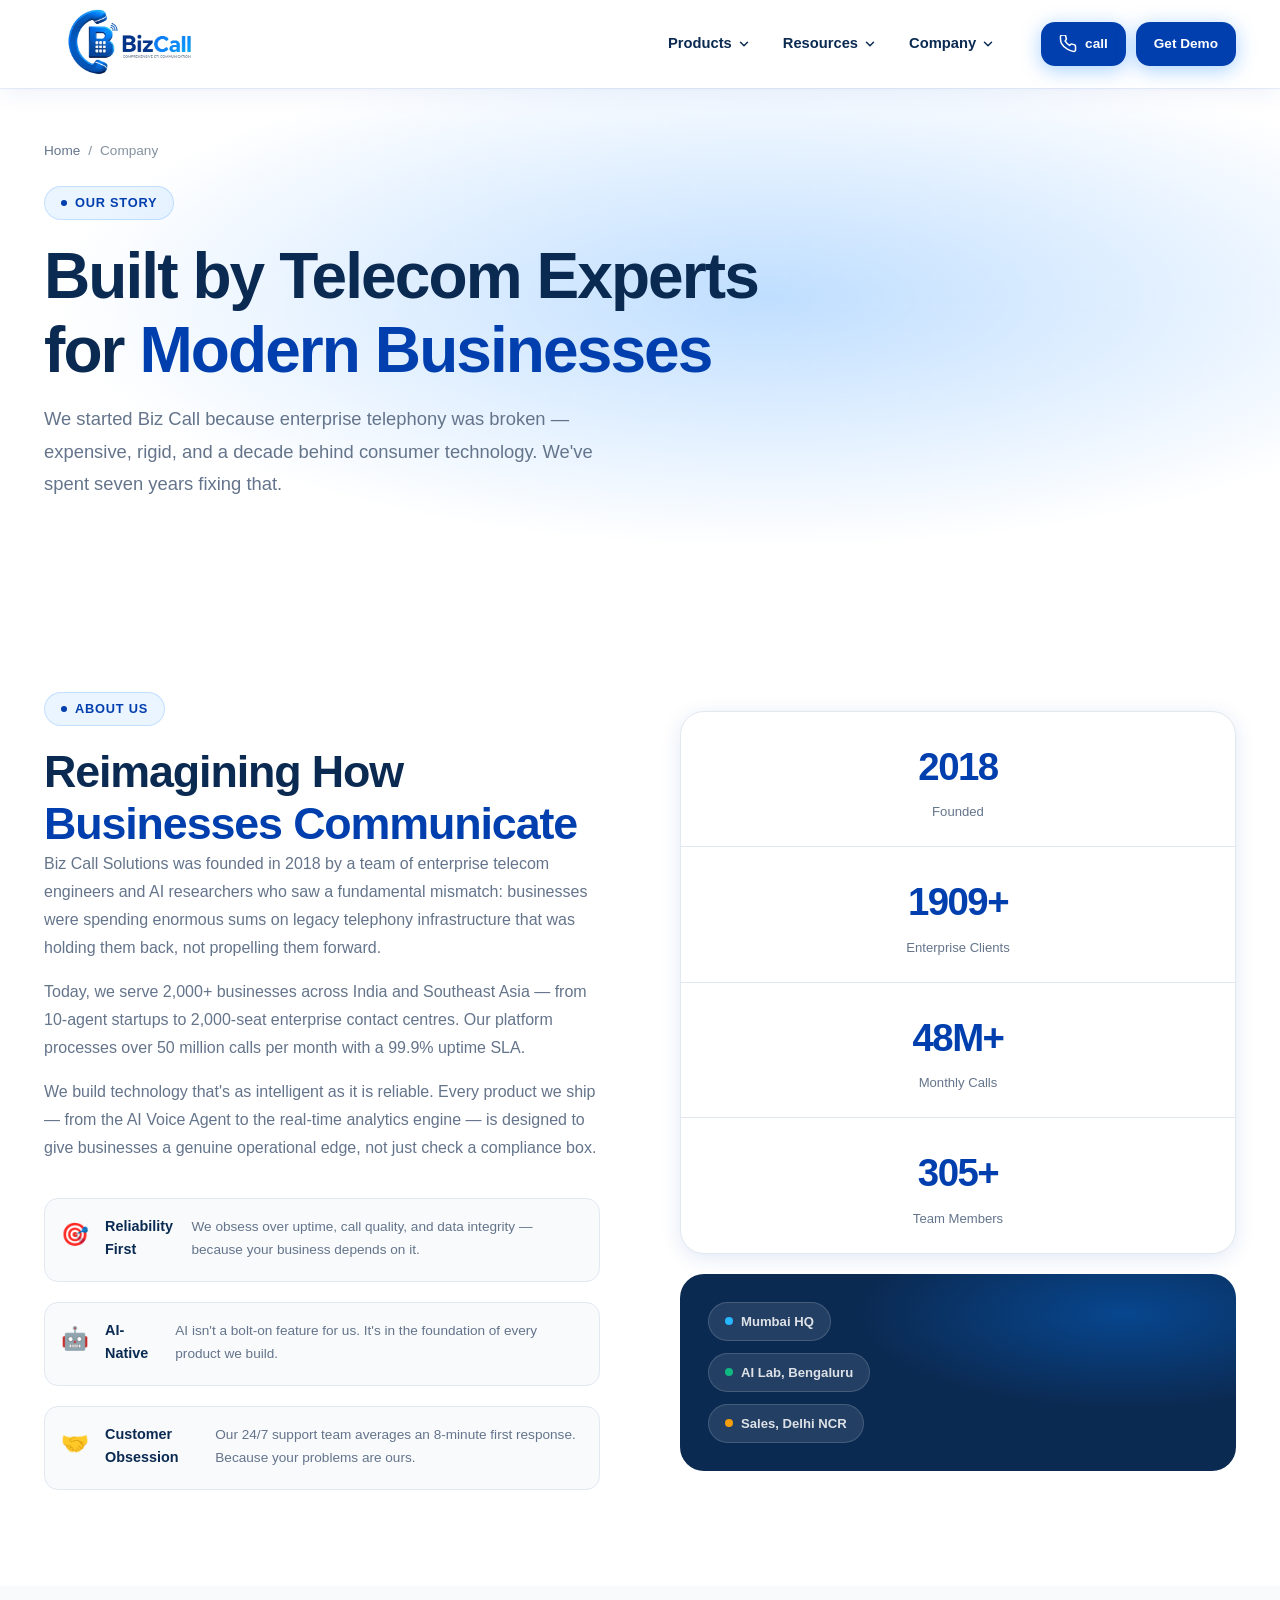
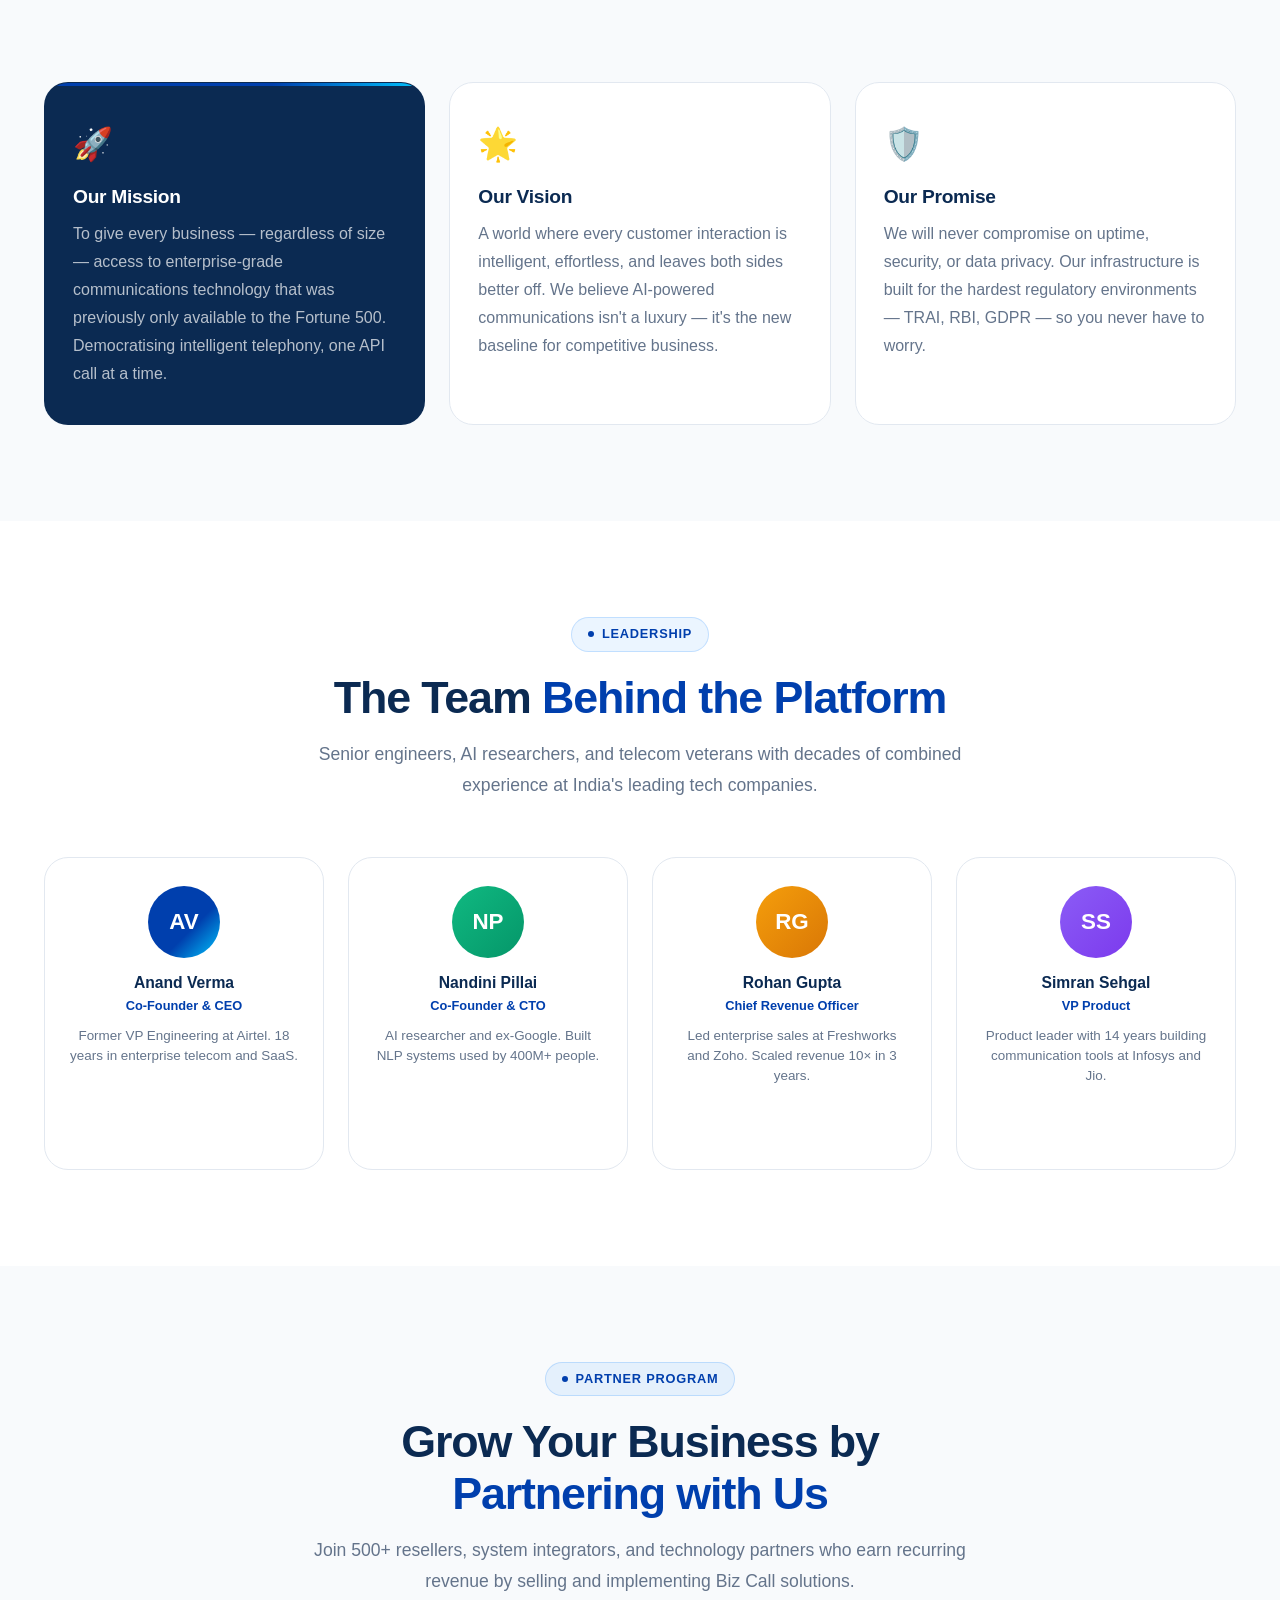
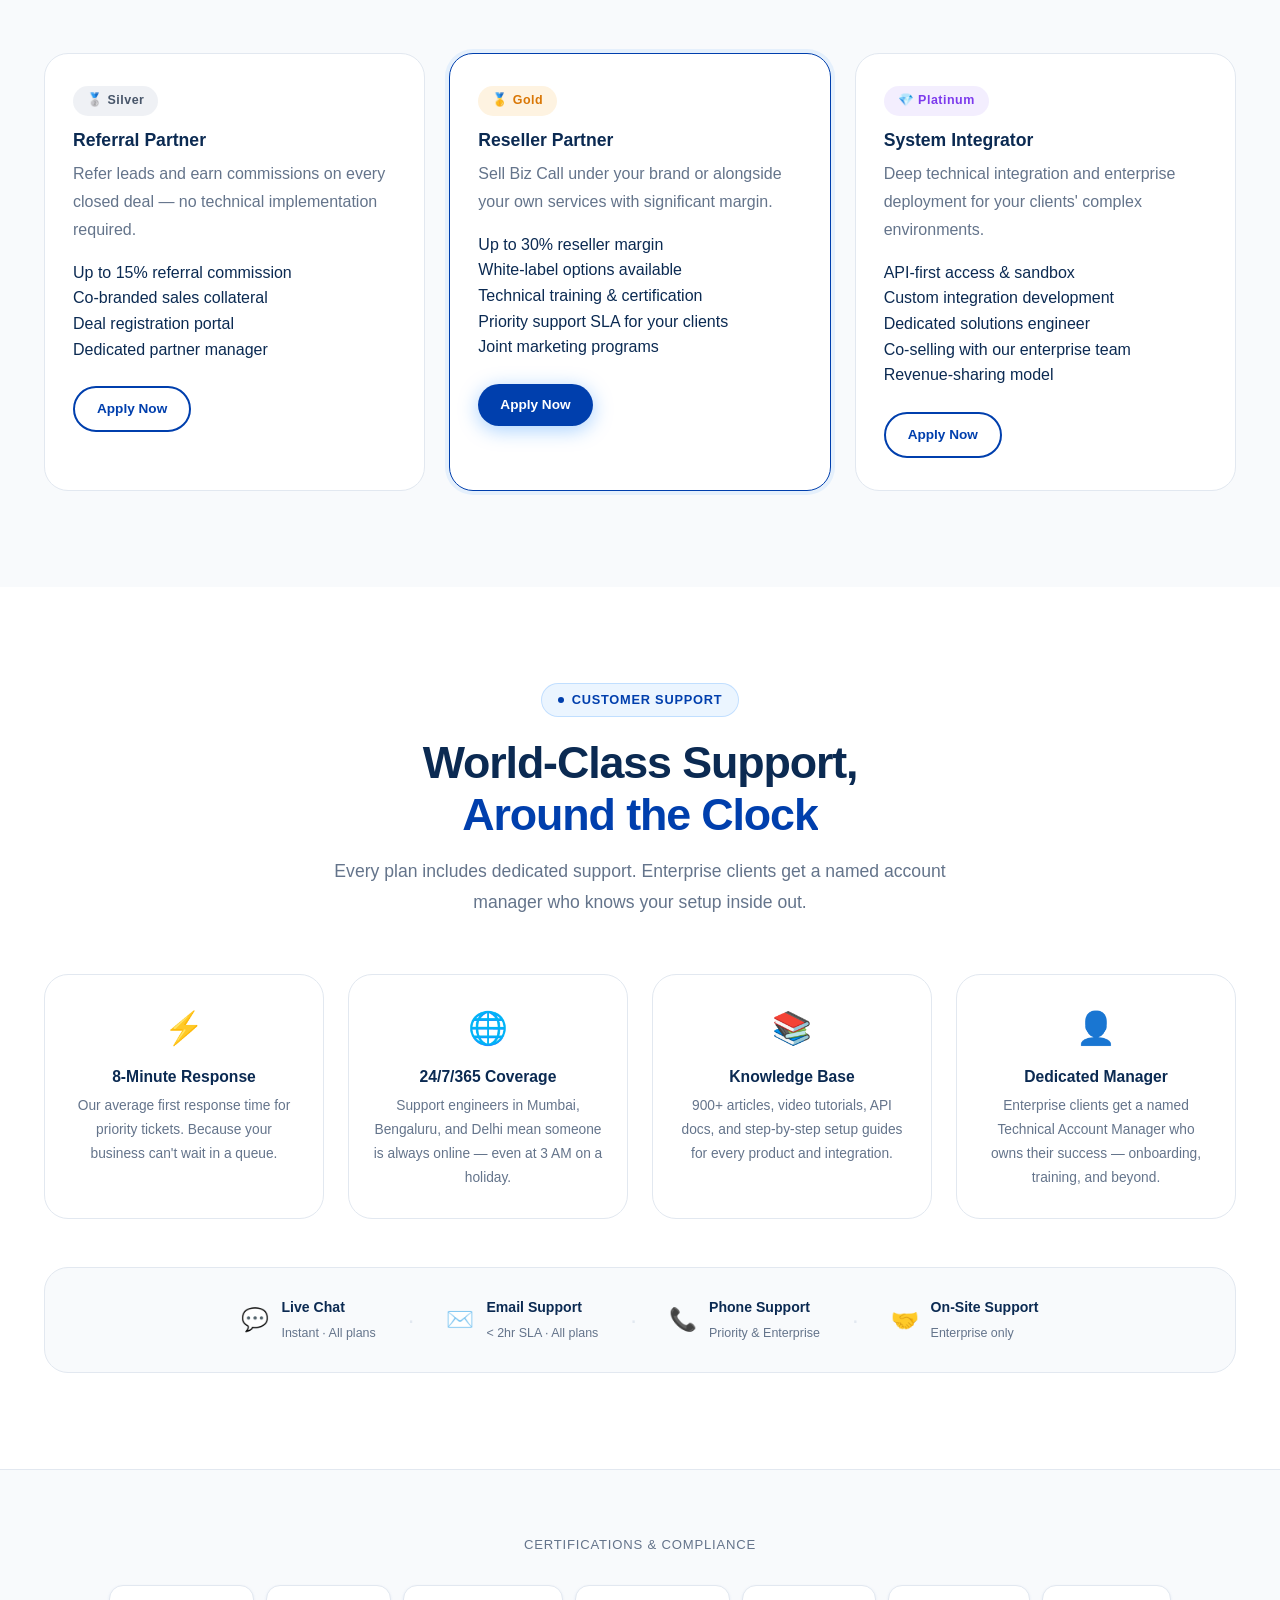
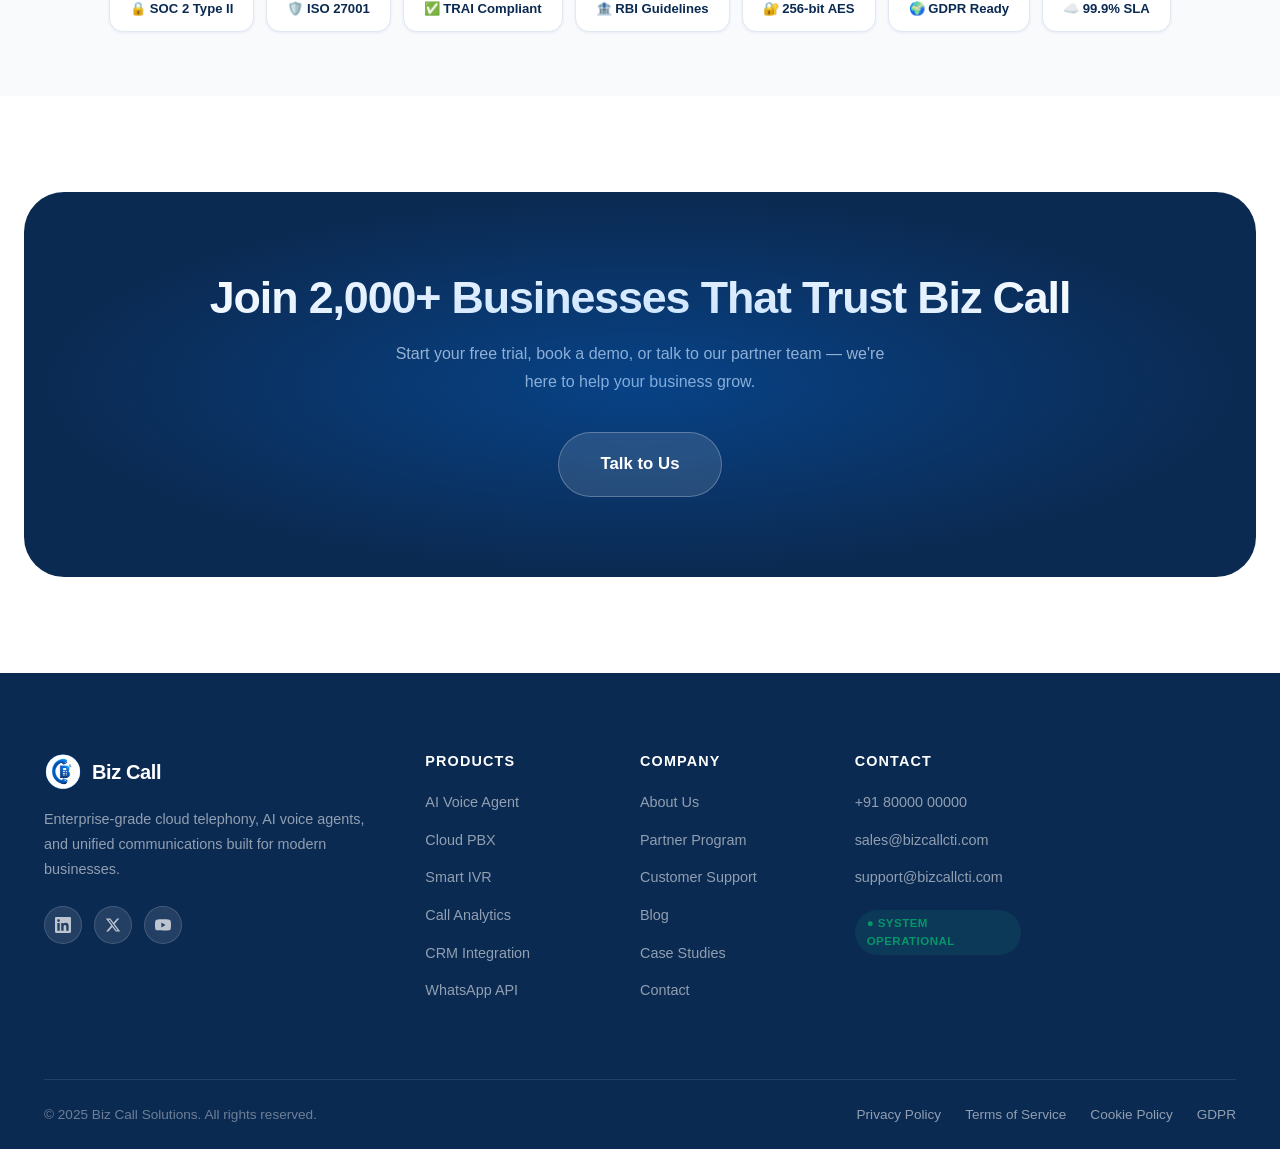
<file: company.html>
<!DOCTYPE html>
<html lang="en">
<head>
  <meta charset="UTF-8">
  <meta name="viewport" content="width=device-width, initial-scale=1.0">
  <title>Company — Biz Call Solutions</title>
  <meta name="description" content="About Biz Call Solutions — our story, mission, team, partner program, and 24/7 customer support.">
  <link rel="stylesheet" href="css/global.css">
  <link rel="stylesheet" href="css/nav.css">
  <link rel="stylesheet" href="css/company.css">
  <link rel="icon" type="image/png" sizes="32x32" href="images/logo2.png">
</head>
<body data-page="company">
  <div id="nav-placeholder"></div>

  <!-- ═══ PAGE HERO ═══ -->
  <section class="page-hero">
    <div class="container">
      <div class="breadcrumb"><a href="index.html">Home</a><span>/</span>Company</div>
      <div class="section-tag" >Our Story</div>
      <h1>Built by Telecom Experts<br>for <span class="grad-text">Modern Businesses</span></h1>
      <p>We started Biz Call because enterprise telephony was broken — expensive, rigid, and a decade behind consumer technology. We've spent seven years fixing that.</p>
    </div>
  </section>

  <!-- ═══ ABOUT ═══ -->
  <section class="section" id="about">
    <div class="container">
      <div class="about-grid" data-reveal>
        <div class="about-content">
          <div class="section-tag">About Us</div>
          <h2>Reimagining How<br><span class="grad-text">Businesses Communicate</span></h2>
          <p>Biz Call Solutions was founded in 2018 by a team of enterprise telecom engineers and AI researchers who saw a fundamental mismatch: businesses were spending enormous sums on legacy telephony infrastructure that was holding them back, not propelling them forward.</p>
          <p style="margin-top:16px">Today, we serve 2,000+ businesses across India and Southeast Asia — from 10-agent startups to 2,000-seat enterprise contact centres. Our platform processes over 50 million calls per month with a 99.9% uptime SLA.</p>
          <p style="margin-top:16px">We build technology that's as intelligent as it is reliable. Every product we ship — from the AI Voice Agent to the real-time analytics engine — is designed to give businesses a genuine operational edge, not just check a compliance box.</p>
          <div class="about-values">
            <div class="value-item">
              <div class="value-icon">🎯</div>
              <strong>Reliability First</strong>
              <p>We obsess over uptime, call quality, and data integrity — because your business depends on it.</p>
            </div>
            <div class="value-item">
              <div class="value-icon">🤖</div>
              <strong>AI-Native</strong>
              <p>AI isn't a bolt-on feature for us. It's in the foundation of every product we build.</p>
            </div>
            <div class="value-item">
              <div class="value-icon">🤝</div>
              <strong>Customer Obsession</strong>
              <p>Our 24/7 support team averages an 8-minute first response. Because your problems are ours.</p>
            </div>
          </div>
        </div>
        <div class="about-visual">
          <div class="about-stats-card">
            <div class="asc-item">
              <div class="asc-num" data-count="2018" data-suffix="">2018</div>
              <div class="asc-label">Founded</div>
            </div>
            <div class="asc-divider"></div>
            <div class="asc-item">
              <div class="asc-num" data-count="2000" data-suffix="+">2000+</div>
              <div class="asc-label">Enterprise Clients</div>
            </div>
            <div class="asc-divider"></div>
            <div class="asc-item">
              <div class="asc-num" data-count="50" data-suffix="M+">50M+</div>
              <div class="asc-label">Monthly Calls</div>
            </div>
            <div class="asc-divider"></div>
            <div class="asc-item">
              <div class="asc-num" data-count="320" data-suffix="+">320+</div>
              <div class="asc-label">Team Members</div>
            </div>
          </div>
          <div class="office-visual">
            <div class="ov-badge ov-badge-1">
              <div class="ovb-dot"></div>
              <span>Mumbai HQ</span>
            </div>
            <div class="ov-badge ov-badge-2">
              <div class="ovb-dot" style="background:#10b981"></div>
              <span>AI Lab, Bengaluru</span>
            </div>
            <div class="ov-badge ov-badge-3">
              <div class="ovb-dot" style="background:#f59e0b"></div>
              <span>Sales, Delhi NCR</span>
            </div>
          </div>
        </div>
      </div>
    </div>
  </section>

  <!-- ═══ MISSION / VISION ═══ -->
  <section class="section" style="background:var(--surface)" id="mission">
    <div class="container">
      <div class="mv-grid" data-reveal>
        <div class="mv-card mv-card-dark">
          <div class="mv-icon">🚀</div>
          <h3>Our Mission</h3>
          <p>To give every business — regardless of size — access to enterprise-grade communications technology that was previously only available to the Fortune 500. Democratising intelligent telephony, one API call at a time.</p>
        </div>
        <div class="mv-card">
          <div class="mv-icon">🌟</div>
          <h3>Our Vision</h3>
          <p>A world where every customer interaction is intelligent, effortless, and leaves both sides better off. We believe AI-powered communications isn't a luxury — it's the new baseline for competitive business.</p>
        </div>
        <div class="mv-card">
          <div class="mv-icon">🛡️</div>
          <h3>Our Promise</h3>
          <p>We will never compromise on uptime, security, or data privacy. Our infrastructure is built for the hardest regulatory environments — TRAI, RBI, GDPR — so you never have to worry.</p>
        </div>
      </div>
    </div>
  </section>

  <!-- ═══ TEAM ═══ -->
  <section class="section" id="team">
    <div class="container">
      <div class="section-header centered" data-reveal>
        <div class="section-tag">Leadership</div>
        <h2>The Team <span class="grad-text">Behind the Platform</span></h2>
        <p>Senior engineers, AI researchers, and telecom veterans with decades of combined experience at India's leading tech companies.</p>
      </div>
      <div class="team-grid" style="margin-top:56px">
        <div class="team-card" data-reveal data-reveal-delay="1">
          <div class="team-avatar">AV</div>
          <h4>Anand Verma</h4>
          <div class="team-role">Co-Founder & CEO</div>
          <p>Former VP Engineering at Airtel. 18 years in enterprise telecom and SaaS.</p>
          <div class="team-social">
            <a href="#" class="social-btn" aria-label="LinkedIn">
              <svg viewBox="0 0 24 24" fill="currentColor" width="14" height="14"><path d="M20.447 20.452h-3.554v-5.569c0-1.328-.027-3.037-1.852-3.037-1.853 0-2.136 1.445-2.136 2.939v5.667H9.351V9h3.414v1.561h.046c.477-.9 1.637-1.85 3.37-1.85 3.601 0 4.267 2.37 4.267 5.455v6.286zM5.337 7.433a2.062 2.062 0 01-2.063-2.065 2.064 2.064 0 112.063 2.065zm1.782 13.019H3.555V9h3.564v11.452zM22.225 0H1.771C.792 0 0 .774 0 1.729v20.542C0 23.227.792 24 1.771 24h20.451C23.2 24 24 23.227 24 22.271V1.729C24 .774 23.2 0 22.222 0h.003z"/></svg>
            </a>
          </div>
        </div>
        <div class="team-card" data-reveal data-reveal-delay="2">
          <div class="team-avatar" style="background:linear-gradient(135deg,#10b981,#059669)">NP</div>
          <h4>Nandini Pillai</h4>
          <div class="team-role">Co-Founder & CTO</div>
          <p>AI researcher and ex-Google. Built NLP systems used by 400M+ people.</p>
          <div class="team-social">
            <a href="#" class="social-btn" aria-label="LinkedIn">
              <svg viewBox="0 0 24 24" fill="currentColor" width="14" height="14"><path d="M20.447 20.452h-3.554v-5.569c0-1.328-.027-3.037-1.852-3.037-1.853 0-2.136 1.445-2.136 2.939v5.667H9.351V9h3.414v1.561h.046c.477-.9 1.637-1.85 3.37-1.85 3.601 0 4.267 2.37 4.267 5.455v6.286zM5.337 7.433a2.062 2.062 0 01-2.063-2.065 2.064 2.064 0 112.063 2.065zm1.782 13.019H3.555V9h3.564v11.452zM22.225 0H1.771C.792 0 0 .774 0 1.729v20.542C0 23.227.792 24 1.771 24h20.451C23.2 24 24 23.227 24 22.271V1.729C24 .774 23.2 0 22.222 0h.003z"/></svg>
            </a>
          </div>
        </div>
        <div class="team-card" data-reveal data-reveal-delay="3">
          <div class="team-avatar" style="background:linear-gradient(135deg,#f59e0b,#d97706)">RG</div>
          <h4>Rohan Gupta</h4>
          <div class="team-role">Chief Revenue Officer</div>
          <p>Led enterprise sales at Freshworks and Zoho. Scaled revenue 10× in 3 years.</p>
          <div class="team-social">
            <a href="#" class="social-btn" aria-label="LinkedIn">
              <svg viewBox="0 0 24 24" fill="currentColor" width="14" height="14"><path d="M20.447 20.452h-3.554v-5.569c0-1.328-.027-3.037-1.852-3.037-1.853 0-2.136 1.445-2.136 2.939v5.667H9.351V9h3.414v1.561h.046c.477-.9 1.637-1.85 3.37-1.85 3.601 0 4.267 2.37 4.267 5.455v6.286zM5.337 7.433a2.062 2.062 0 01-2.063-2.065 2.064 2.064 0 112.063 2.065zm1.782 13.019H3.555V9h3.564v11.452zM22.225 0H1.771C.792 0 0 .774 0 1.729v20.542C0 23.227.792 24 1.771 24h20.451C23.2 24 24 23.227 24 22.271V1.729C24 .774 23.2 0 22.222 0h.003z"/></svg>
            </a>
          </div>
        </div>
        <div class="team-card" data-reveal data-reveal-delay="4">
          <div class="team-avatar" style="background:linear-gradient(135deg,#8b5cf6,#7c3aed)">SS</div>
          <h4>Simran Sehgal</h4>
          <div class="team-role">VP Product</div>
          <p>Product leader with 14 years building communication tools at Infosys and Jio.</p>
          <div class="team-social">
            <a href="#" class="social-btn" aria-label="LinkedIn">
              <svg viewBox="0 0 24 24" fill="currentColor" width="14" height="14"><path d="M20.447 20.452h-3.554v-5.569c0-1.328-.027-3.037-1.852-3.037-1.853 0-2.136 1.445-2.136 2.939v5.667H9.351V9h3.414v1.561h.046c.477-.9 1.637-1.85 3.37-1.85 3.601 0 4.267 2.37 4.267 5.455v6.286zM5.337 7.433a2.062 2.062 0 01-2.063-2.065 2.064 2.064 0 112.063 2.065zm1.782 13.019H3.555V9h3.564v11.452zM22.225 0H1.771C.792 0 0 .774 0 1.729v20.542C0 23.227.792 24 1.771 24h20.451C23.2 24 24 23.227 24 22.271V1.729C24 .774 23.2 0 22.222 0h.003z"/></svg>
            </a>
          </div>
        </div>
      </div>
    </div>
  </section>

  <!-- ═══ PARTNER PROGRAM ═══ -->
  <section class="section" style="background:var(--surface)" id="partners">
    <div class="container">
      <div class="section-header centered" data-reveal>
        <div class="section-tag">Partner Program</div>
        <h2>Grow Your Business by<br><span class="grad-text">Partnering with Us</span></h2>
        <p>Join 500+ resellers, system integrators, and technology partners who earn recurring revenue by selling and implementing Biz Call solutions.</p>
      </div>
      <div class="partner-tiers" style="margin-top:56px">
        <div class="partner-tier" data-reveal data-reveal-delay="1">
          <div class="pt-badge pt-silver">🥈 Silver</div>
          <h4>Referral Partner</h4>
          <p>Refer leads and earn commissions on every closed deal — no technical implementation required.</p>
          <ul class="feature-list" style="margin-top:16px">
            <li>Up to 15% referral commission</li>
            <li>Co-branded sales collateral</li>
            <li>Deal registration portal</li>
            <li>Dedicated partner manager</li>
          </ul>
          <a href="contact.html" class="btn btn-outline btn-sm" style="margin-top:24px">Apply Now</a>
        </div>
        <div class="partner-tier partner-tier-gold" data-reveal data-reveal-delay="2">
          <div class="pt-badge pt-gold">🥇 Gold</div>
          <h4>Reseller Partner</h4>
          <p>Sell Biz Call under your brand or alongside your own services with significant margin.</p>
          <ul class="feature-list" style="margin-top:16px">
            <li>Up to 30% reseller margin</li>
            <li>White-label options available</li>
            <li>Technical training & certification</li>
            <li>Priority support SLA for your clients</li>
            <li>Joint marketing programs</li>
          </ul>
          <a href="contact.html" class="btn btn-primary btn-sm" style="margin-top:24px">Apply Now</a>
        </div>
        <div class="partner-tier" data-reveal data-reveal-delay="3">
          <div class="pt-badge pt-platinum">💎 Platinum</div>
          <h4>System Integrator</h4>
          <p>Deep technical integration and enterprise deployment for your clients' complex environments.</p>
          <ul class="feature-list" style="margin-top:16px">
            <li>API-first access & sandbox</li>
            <li>Custom integration development</li>
            <li>Dedicated solutions engineer</li>
            <li>Co-selling with our enterprise team</li>
            <li>Revenue-sharing model</li>
          </ul>
          <a href="contact.html" class="btn btn-outline btn-sm" style="margin-top:24px">Apply Now</a>
        </div>
      </div>
    </div>
  </section>

  <!-- ═══ SUPPORT ═══ -->
  <section class="section" id="support">
    <div class="container">
      <div class="section-header centered" data-reveal>
        <div class="section-tag">Customer Support</div>
        <h2>World-Class Support,<br><span class="grad-text">Around the Clock</span></h2>
        <p>Every plan includes dedicated support. Enterprise clients get a named account manager who knows your setup inside out.</p>
      </div>
      <div class="support-grid" style="margin-top:56px">
        <div class="support-card" data-reveal data-reveal-delay="1">
          <div class="support-icon">⚡</div>
          <h4>8-Minute Response</h4>
          <p>Our average first response time for priority tickets. Because your business can't wait in a queue.</p>
        </div>
        <div class="support-card" data-reveal data-reveal-delay="2">
          <div class="support-icon">🌐</div>
          <h4>24/7/365 Coverage</h4>
          <p>Support engineers in Mumbai, Bengaluru, and Delhi mean someone is always online — even at 3 AM on a holiday.</p>
        </div>
        <div class="support-card" data-reveal data-reveal-delay="3">
          <div class="support-icon">📚</div>
          <h4>Knowledge Base</h4>
          <p>900+ articles, video tutorials, API docs, and step-by-step setup guides for every product and integration.</p>
        </div>
        <div class="support-card" data-reveal data-reveal-delay="4">
          <div class="support-icon">👤</div>
          <h4>Dedicated Manager</h4>
          <p>Enterprise clients get a named Technical Account Manager who owns their success — onboarding, training, and beyond.</p>
        </div>
      </div>

      <div class="support-channels" data-reveal style="margin-top:48px">
        <div class="sc-item">
          <div class="sc-icon">💬</div>
          <div>
            <strong>Live Chat</strong>
            <span>Instant · All plans</span>
          </div>
        </div>
        <div class="sc-sep">·</div>
        <div class="sc-item">
          <div class="sc-icon">✉️</div>
          <div>
            <strong>Email Support</strong>
            <span>< 2hr SLA · All plans</span>
          </div>
        </div>
        <div class="sc-sep">·</div>
        <div class="sc-item">
          <div class="sc-icon">📞</div>
          <div>
            <strong>Phone Support</strong>
            <span>Priority & Enterprise</span>
          </div>
        </div>
        <div class="sc-sep">·</div>
        <div class="sc-item">
          <div class="sc-icon">🤝</div>
          <div>
            <strong>On-Site Support</strong>
            <span>Enterprise only</span>
          </div>
        </div>
      </div>
    </div>
  </section>

  <!-- ═══ CERTIFICATIONS ═══ -->
  <section class="section-sm" style="background:var(--surface);border-top:1px solid var(--border)">
    <div class="container">
      <p style="text-align:center;font-size:.82rem;color:var(--gray);font-weight:500;margin-bottom:28px;text-transform:uppercase;letter-spacing:.06em">Certifications & Compliance</p>
      <div class="cert-row" data-reveal>
        <div class="cert-item">🔒 SOC 2 Type II</div>
        <div class="cert-item">🛡️ ISO 27001</div>
        <div class="cert-item">✅ TRAI Compliant</div>
        <div class="cert-item">🏦 RBI Guidelines</div>
        <div class="cert-item">🔐 256-bit AES</div>
        <div class="cert-item">🌍 GDPR Ready</div>
        <div class="cert-item">☁️ 99.9% SLA</div>
      </div>
    </div>
  </section>

  <!-- ═══ CTA ═══ -->
  <section class="section">
    <div class="cta-section" data-reveal>
      <div>
        <h2 style="color:white">Join 2,000+ Businesses That Trust Biz Call</h2>
        <p>Start your free trial, book a demo, or talk to our partner team — we're here to help your business grow.</p>
        <div class="cta-actions">
          <!-- <a href="pricing.html" class="btn btn-primary btn-lg">Start Free Trial</a> -->
          <a href="contact.html" class="btn btn-ghost btn-lg">Talk to Us</a>
        </div>
      </div>
    </div>
  </section>

  <div id="footer-placeholder"></div>
  <script src="js/nav.js"></script>
  <script src="js/footer.js"></script>
  <script src="js/utils.js"></script>
    <!--Start of Tawk.to Script-->
<script type="text/javascript">
var Tawk_API=Tawk_API||{}, Tawk_LoadStart=new Date();
(function(){
var s1=document.createElement("script"),s0=document.getElementsByTagName("script")[0];
s1.async=true;
s1.src='https://embed.tawk.to/6a0c250af155db1c33ef7be0/1jovn1d6r';
s1.charset='UTF-8';
s1.setAttribute('crossorigin','*');
s0.parentNode.insertBefore(s1,s0);
})();
</script>
<!--End of Tawk.to Script-->
</body>
</html>
</file>
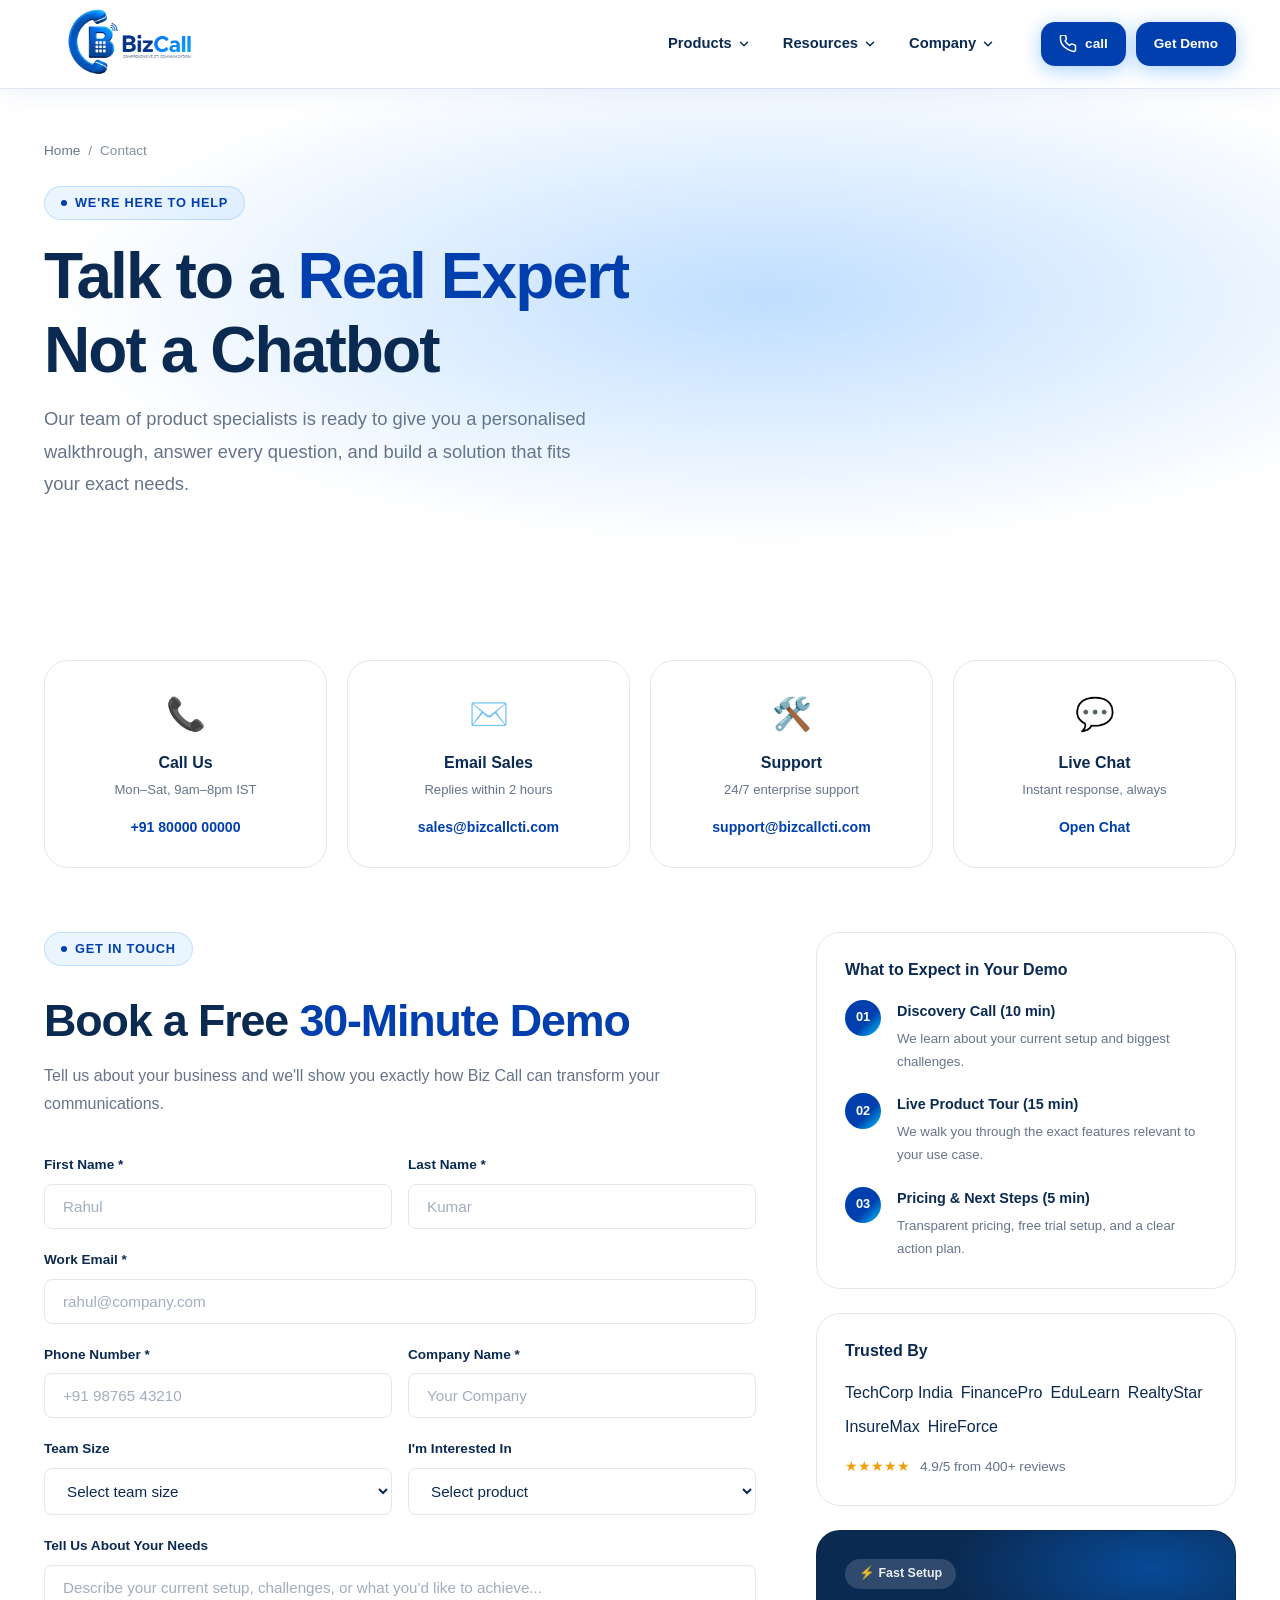
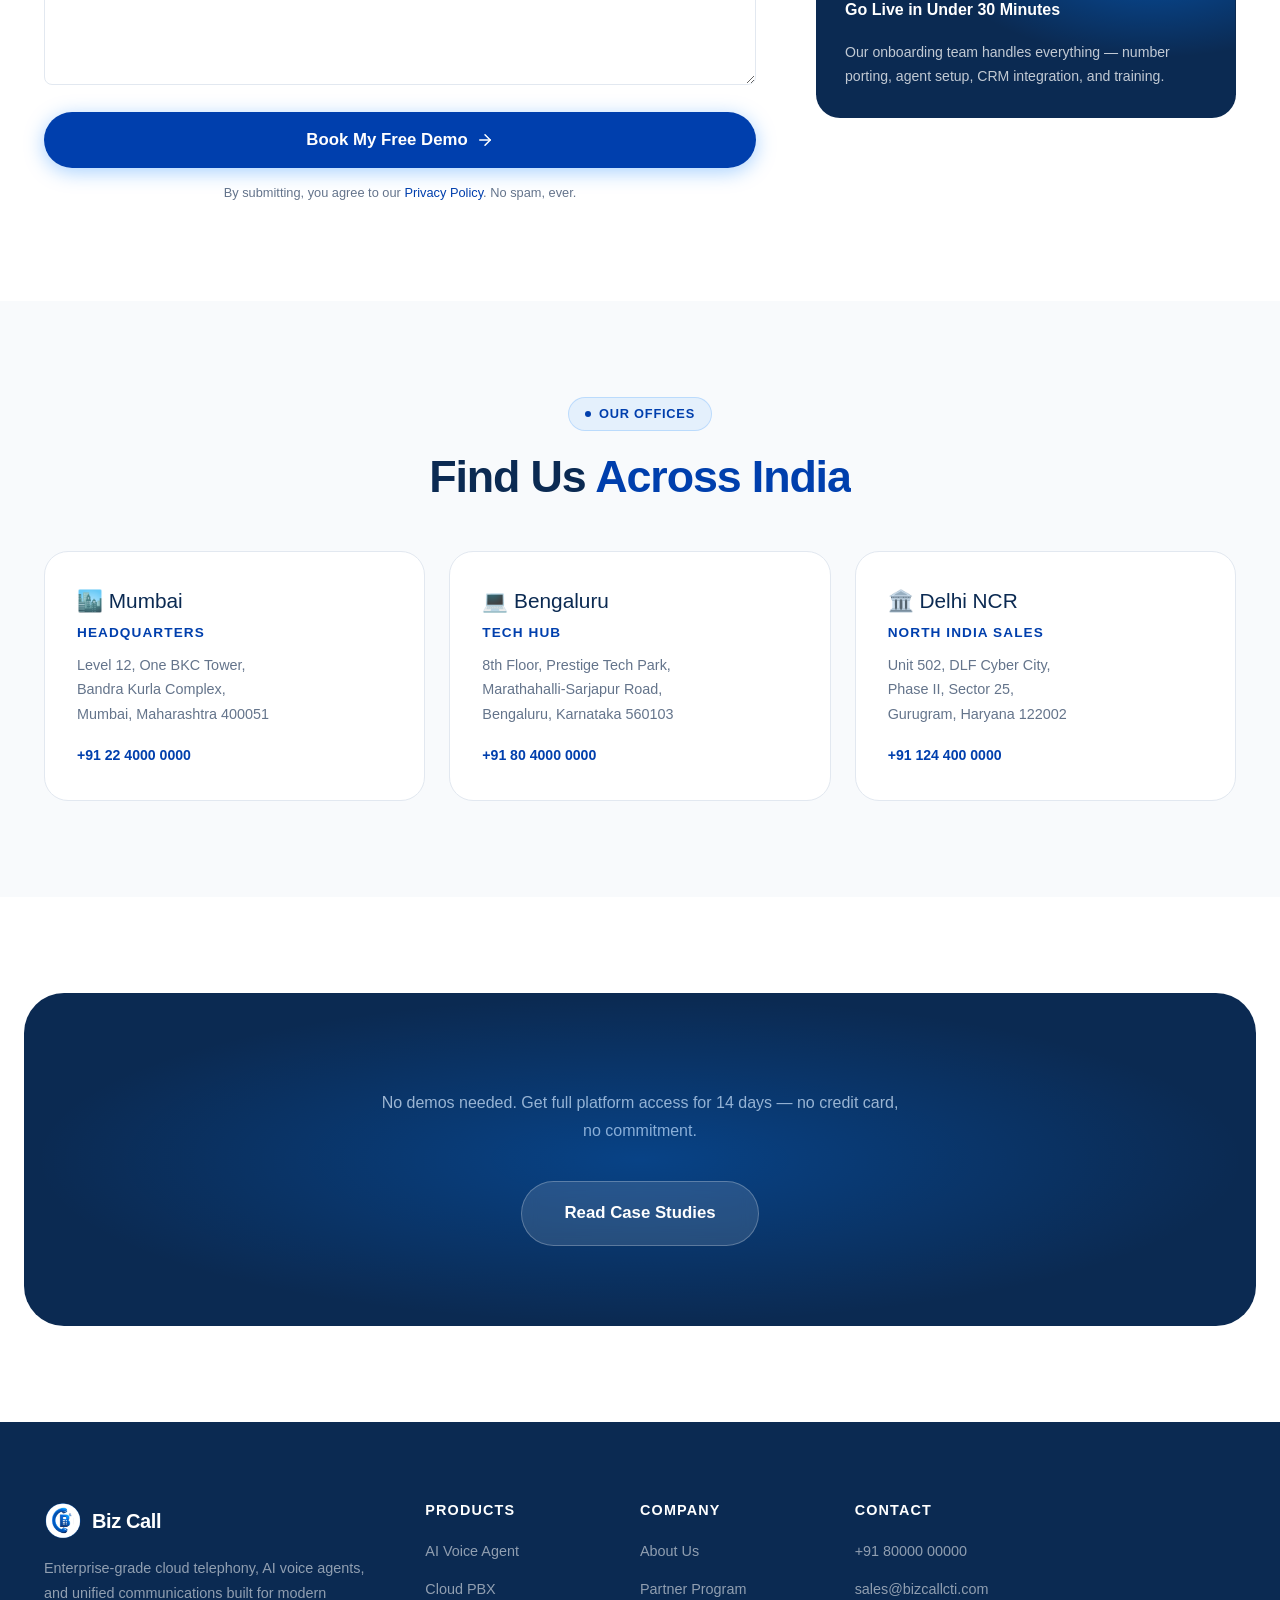
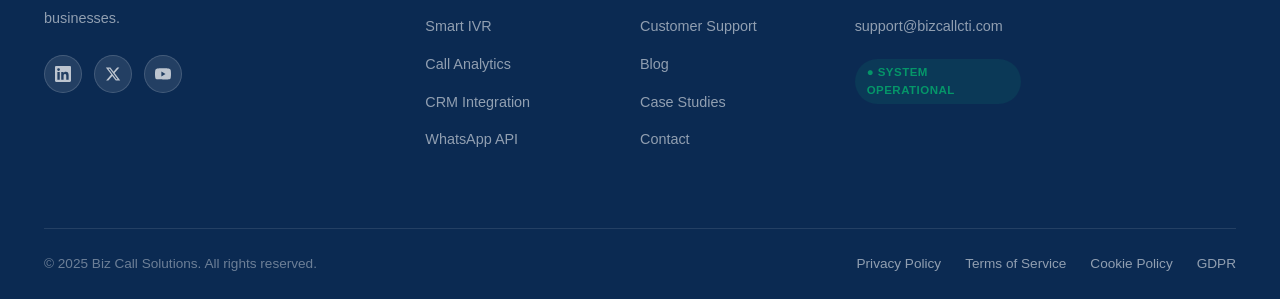
<file: contact.html>
<!DOCTYPE html>
<html lang="en">
<head>
  <meta charset="UTF-8">
  <meta name="viewport" content="width=device-width, initial-scale=1.0">
  <title>Contact Us — Biz Call Solutions</title>
  <meta name="description" content="Get in touch with Biz Call Solutions. Book a demo, talk to sales, or reach our 24/7 support team.">
  <link rel="stylesheet" href="css/global.css">
  <link rel="stylesheet" href="css/nav.css">
  <link rel="stylesheet" href="css/contact.css">
  <link rel="icon" type="image/png" sizes="32x32" href="images/logo2.png">
</head>
<body data-page="contact">
  <div id="nav-placeholder"></div>

  <!-- ═══ PAGE HERO ═══ -->
  <section class="page-hero">
    <div class="container">
      <div class="breadcrumb"><a href="index.html">Home</a><span>/</span>Contact</div>
      <div class="section-tag">We're Here to Help</div>
      <h1>Talk to a <span class="grad-text">Real Expert</span><br>Not a Chatbot</h1>
      <p>Our team of product specialists is ready to give you a personalised walkthrough, answer every question, and build a solution that fits your exact needs.</p>
    </div>
  </section>

  <!-- ═══ CONTACT OPTIONS ═══ -->
  <section class="section-sm">
    <div class="container">
      <div class="contact-options" data-reveal>
        <div class="contact-option">
          <div class="co-icon">📞</div>
          <h4>Call Us</h4>
          <p>Mon–Sat, 9am–8pm IST</p>
          <a href="tel:+918000000000" class="co-link">+91 80000 00000</a>
        </div>
        <div class="contact-option">
          <div class="co-icon">✉️</div>
          <h4>Email Sales</h4>
          <p>Replies within 2 hours</p>
          <a href="mailto:sales@bizcallcti.com" class="co-link">sales@bizcallcti.com</a>
        </div>
        <div class="contact-option">
          <div class="co-icon">🛠️</div>
          <h4>Support</h4>
          <p>24/7 enterprise support</p>
          <a href="mailto:support@bizcallcti.com" class="co-link">support@bizcallcti.com</a>
        </div>
        <div class="contact-option">
          <div class="co-icon">💬</div>
          <h4>Live Chat</h4>
          <p>Instant response, always</p>
          <a href="#" class="co-link">Open Chat</a>
        </div>
      </div>
    </div>
  </section>

  <!-- ═══ MAIN CONTACT FORM ═══ -->
  <section class="section" id="contact-form" style="padding-top:0">
    <div class="container">
      <div class="contact-grid">

        <!-- Form -->
        <div class="contact-form-wrap" data-reveal>
          <div class="section-tag">Get in Touch</div>
          <h2>Book a Free <span class="grad-text">30-Minute Demo</span></h2>
          <p>Tell us about your business and we'll show you exactly how Biz Call can transform your communications.</p>

          <form class="contact-form" id="contactForm" novalidate>
            <div class="form-row">
              <div class="form-group">
                <label class="form-label" for="firstName">First Name *</label>
                <input type="text" id="firstName" name="firstName" class="form-control" placeholder="Rahul" required>
              </div>
              <div class="form-group">
                <label class="form-label" for="lastName">Last Name *</label>
                <input type="text" id="lastName" name="lastName" class="form-control" placeholder="Kumar" required>
              </div>
            </div>
            <div class="form-group">
              <label class="form-label" for="email">Work Email *</label>
              <input type="email" id="email" name="email" class="form-control" placeholder="rahul@company.com" required>
            </div>
            <div class="form-row">
              <div class="form-group">
                <label class="form-label" for="phone">Phone Number *</label>
                <input type="tel" id="phone" name="phone" class="form-control" placeholder="+91 98765 43210" required>
              </div>
              <div class="form-group">
                <label class="form-label" for="company">Company Name *</label>
                <input type="text" id="company" name="company" class="form-control" placeholder="Your Company" required>
              </div>
            </div>
            <div class="form-row">
              <div class="form-group">
                <label class="form-label" for="team-size">Team Size</label>
                <select id="team-size" name="teamSize" class="form-control">
                  <option value="">Select team size</option>
                  <option>1–10 agents</option>
                  <option>11–50 agents</option>
                  <option>51–200 agents</option>
                  <option>200+ agents</option>
                </select>
              </div>
              <div class="form-group">
                <label class="form-label" for="interest">I'm Interested In</label>
                <select id="interest" name="interest" class="form-control">
                  <option value="">Select product</option>
                  <option>AI Voice Agent</option>
                  <option>Cloud PBX</option>
                  <option>Smart IVR</option>
                  <option>Power Dialer</option>
                  <option>Call Analytics</option>
                  <option>Full Platform Demo</option>
                </select>
              </div>
            </div>
            <div class="form-group">
              <label class="form-label" for="message">Tell Us About Your Needs</label>
              <textarea id="message" name="message" class="form-control" rows="4" placeholder="Describe your current setup, challenges, or what you'd like to achieve..."></textarea>
            </div>
            <button type="submit" class="btn btn-primary btn-lg" style="width:100%;justify-content:center" id="submitBtn">
              Book My Free Demo
              <svg viewBox="0 0 24 24" fill="none" stroke="currentColor" stroke-width="2" stroke-linecap="round" stroke-linejoin="round"><line x1="5" y1="12" x2="19" y2="12"/><polyline points="12 5 19 12 12 19"/></svg>
            </button>
            <p style="font-size:.8rem;color:var(--gray);text-align:center;margin-top:14px">
              By submitting, you agree to our <a href="#" style="color:var(--primary)">Privacy Policy</a>. No spam, ever.
            </p>
          </form>

          <!-- Success state -->
          <div class="form-success" id="formSuccess" style="display:none">
            <div class="success-icon">✓</div>
            <h3>Thank You! We'll Be in Touch</h3>
            <p>Your demo request has been received. A product expert will contact you within 2 business hours to schedule your personalised walkthrough.</p>
            <a href="index.html" class="btn btn-outline" style="margin-top:24px">Back to Home</a>
          </div>
        </div>

        <!-- Sidebar -->
        <div class="contact-sidebar" data-reveal data-reveal-delay="2">
          <div class="sidebar-card">
            <h4>What to Expect in Your Demo</h4>
            <div class="demo-steps">
              <div class="demo-step">
                <div class="ds-num">01</div>
                <div>
                  <strong>Discovery Call (10 min)</strong>
                  <p>We learn about your current setup and biggest challenges.</p>
                </div>
              </div>
              <div class="demo-step">
                <div class="ds-num">02</div>
                <div>
                  <strong>Live Product Tour (15 min)</strong>
                  <p>We walk you through the exact features relevant to your use case.</p>
                </div>
              </div>
              <div class="demo-step">
                <div class="ds-num">03</div>
                <div>
                  <strong>Pricing & Next Steps (5 min)</strong>
                  <p>Transparent pricing, free trial setup, and a clear action plan.</p>
                </div>
              </div>
            </div>
          </div>

          <div class="sidebar-card" style="margin-top:24px">
            <h4>Trusted By</h4>
            <div class="contact-logos">
              <span class="logo-pill">TechCorp India</span>
              <span class="logo-pill">FinancePro</span>
              <span class="logo-pill">EduLearn</span>
              <span class="logo-pill">RealtyStar</span>
              <span class="logo-pill">InsureMax</span>
              <span class="logo-pill">HireForce</span>
            </div>
            <div class="contact-rating">
              <div class="rating-stars">★★★★★</div>
              <span>4.9/5 from 400+ reviews</span>
            </div>
          </div>

          <div class="sidebar-card sidebar-card-blue" style="margin-top:24px">
            <div class="ssc-badge">⚡ Fast Setup</div>
            <h4 style="color:white;margin-top:12px">Go Live in Under 30 Minutes</h4>
            <p style="color:rgba(255,255,255,.75);font-size:.88rem;margin-top:8px">Our onboarding team handles everything — number porting, agent setup, CRM integration, and training.</p>
          </div>
        </div>
      </div>
    </div>
  </section>

  <!-- ═══ OFFICES ═══ -->
  <section class="section" style="background:var(--surface)" id="offices">
    <div class="container">
      <div class="section-header centered" data-reveal>
        <div class="section-tag">Our Offices</div>
        <h2>Find Us <span class="grad-text">Across India</span></h2>
      </div>
      <div class="grid-3" style="margin-top:48px">
        <div class="office-card" data-reveal data-reveal-delay="1">
          <div class="office-city">🏙️ Mumbai</div>
          <h4>Headquarters</h4>
          <p>Level 12, One BKC Tower,<br>Bandra Kurla Complex,<br>Mumbai, Maharashtra 400051</p>
          <a href="tel:+912240000000" class="office-phone">+91 22 4000 0000</a>
        </div>
        <div class="office-card" data-reveal data-reveal-delay="2">
          <div class="office-city">💻 Bengaluru</div>
          <h4>Tech Hub</h4>
          <p>8th Floor, Prestige Tech Park,<br>Marathahalli-Sarjapur Road,<br>Bengaluru, Karnataka 560103</p>
          <a href="tel:+918040000000" class="office-phone">+91 80 4000 0000</a>
        </div>
        <div class="office-card" data-reveal data-reveal-delay="3">
          <div class="office-city">🏛️ Delhi NCR</div>
          <h4>North India Sales</h4>
          <p>Unit 502, DLF Cyber City,<br>Phase II, Sector 25,<br>Gurugram, Haryana 122002</p>
          <a href="tel:+911240000000" class="office-phone">+91 124 400 0000</a>
        </div>
      </div>
    </div>
  </section>

  <!-- ═══ CTA ═══ -->
  <section class="section">
    <div class="cta-section" data-reveal>
      <div>
        <!-- <h2 style="color:white">Still Deciding? Start with a Free Trial</h2> -->
        <p>No demos needed. Get full platform access for 14 days — no credit card, no commitment.</p>
        <div class="cta-actions">
          <!-- <a href="pricing.html" class="btn btn-primary btn-lg">Start Free Trial</a> -->
          <a href="resources.html#cases" class="btn btn-ghost btn-lg">Read Case Studies</a>
        </div>
      </div>
    </div>
  </section>

  <div id="footer-placeholder"></div>
  <script src="js/nav.js"></script>
  <script src="js/footer.js"></script>
  <script src="js/utils.js"></script>
  <script>
    document.addEventListener('DOMContentLoaded', () => {
      const form = document.getElementById('contactForm');
      const success = document.getElementById('formSuccess');
      if (form) {
        form.addEventListener('submit', (e) => {
          e.preventDefault();
          form.style.display = 'none';
          success.style.display = 'block';
        });
      }
    });
  </script>
    <!--Start of Tawk.to Script-->
<script type="text/javascript">
var Tawk_API=Tawk_API||{}, Tawk_LoadStart=new Date();
(function(){
var s1=document.createElement("script"),s0=document.getElementsByTagName("script")[0];
s1.async=true;
s1.src='https://embed.tawk.to/6a0c250af155db1c33ef7be0/1jovn1d6r';
s1.charset='UTF-8';
s1.setAttribute('crossorigin','*');
s0.parentNode.insertBefore(s1,s0);
})();
</script>
<!--End of Tawk.to Script-->
</body>
</html>
</file>
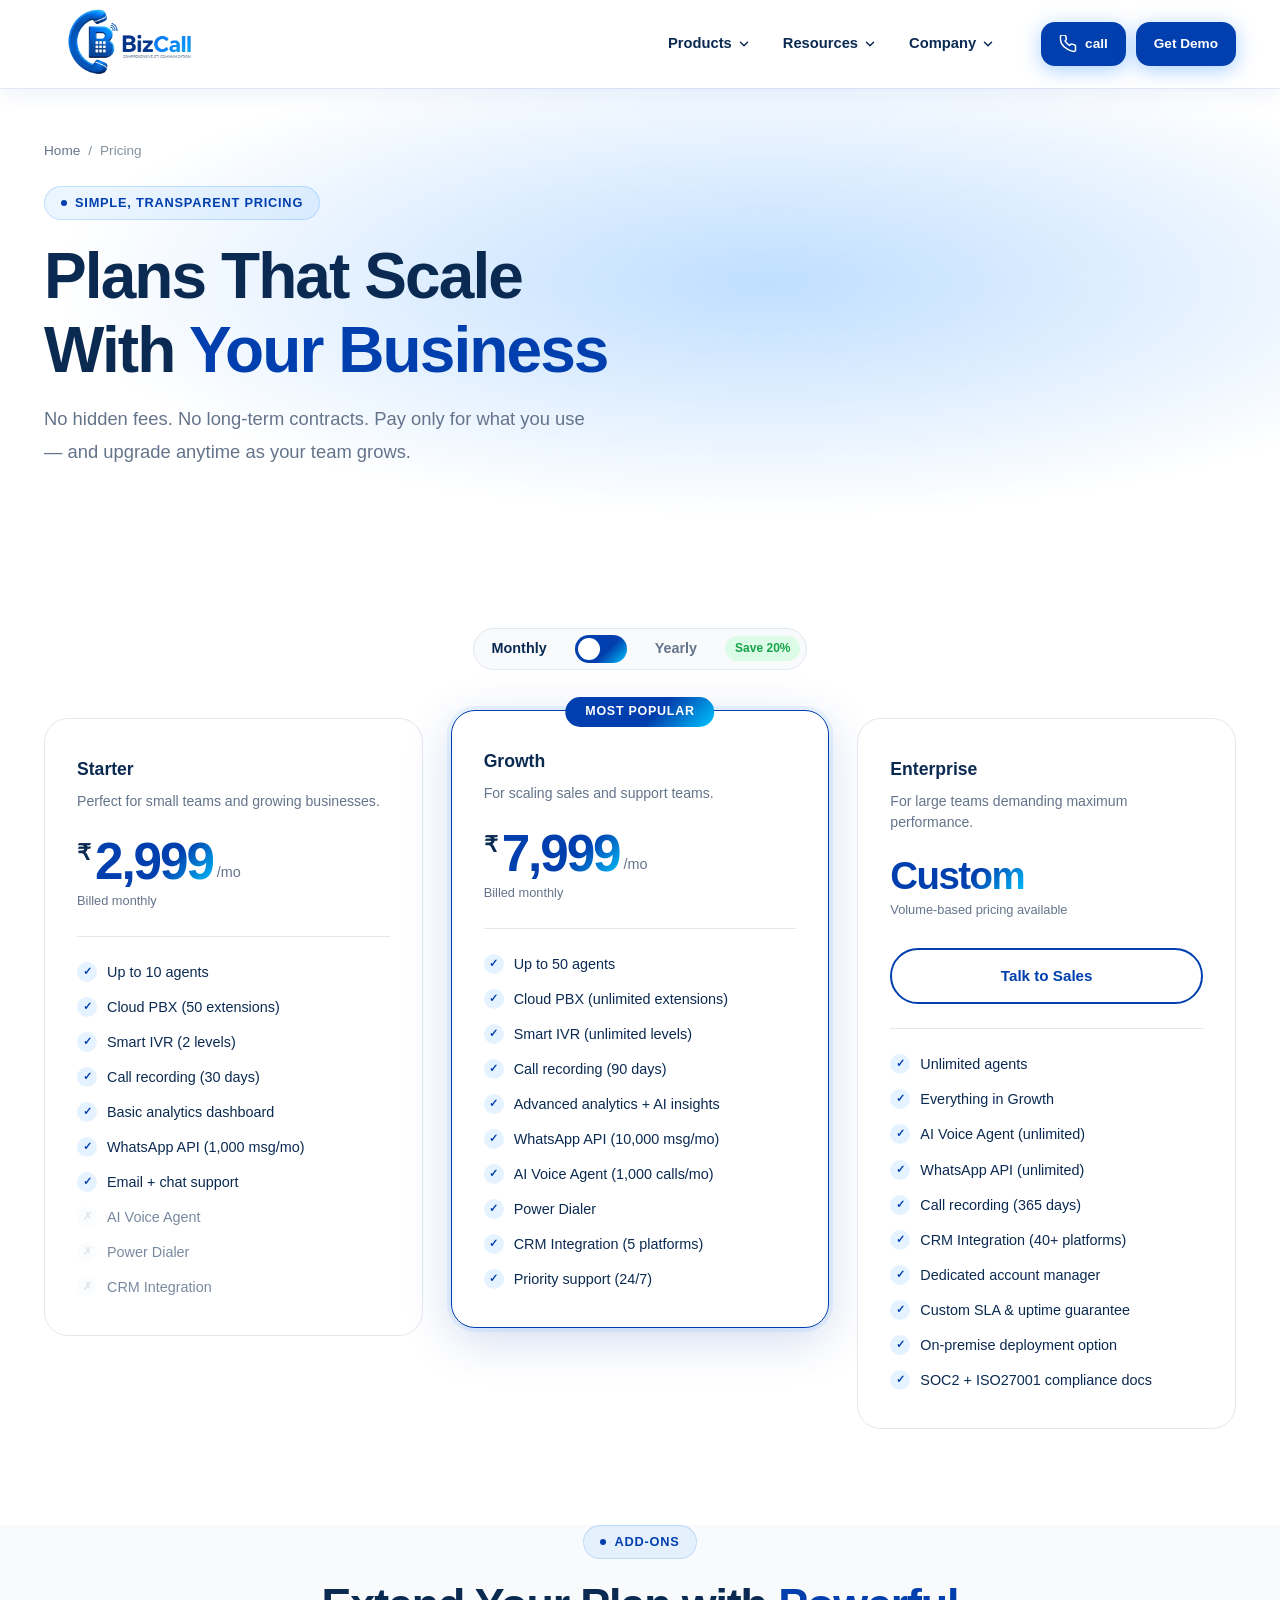
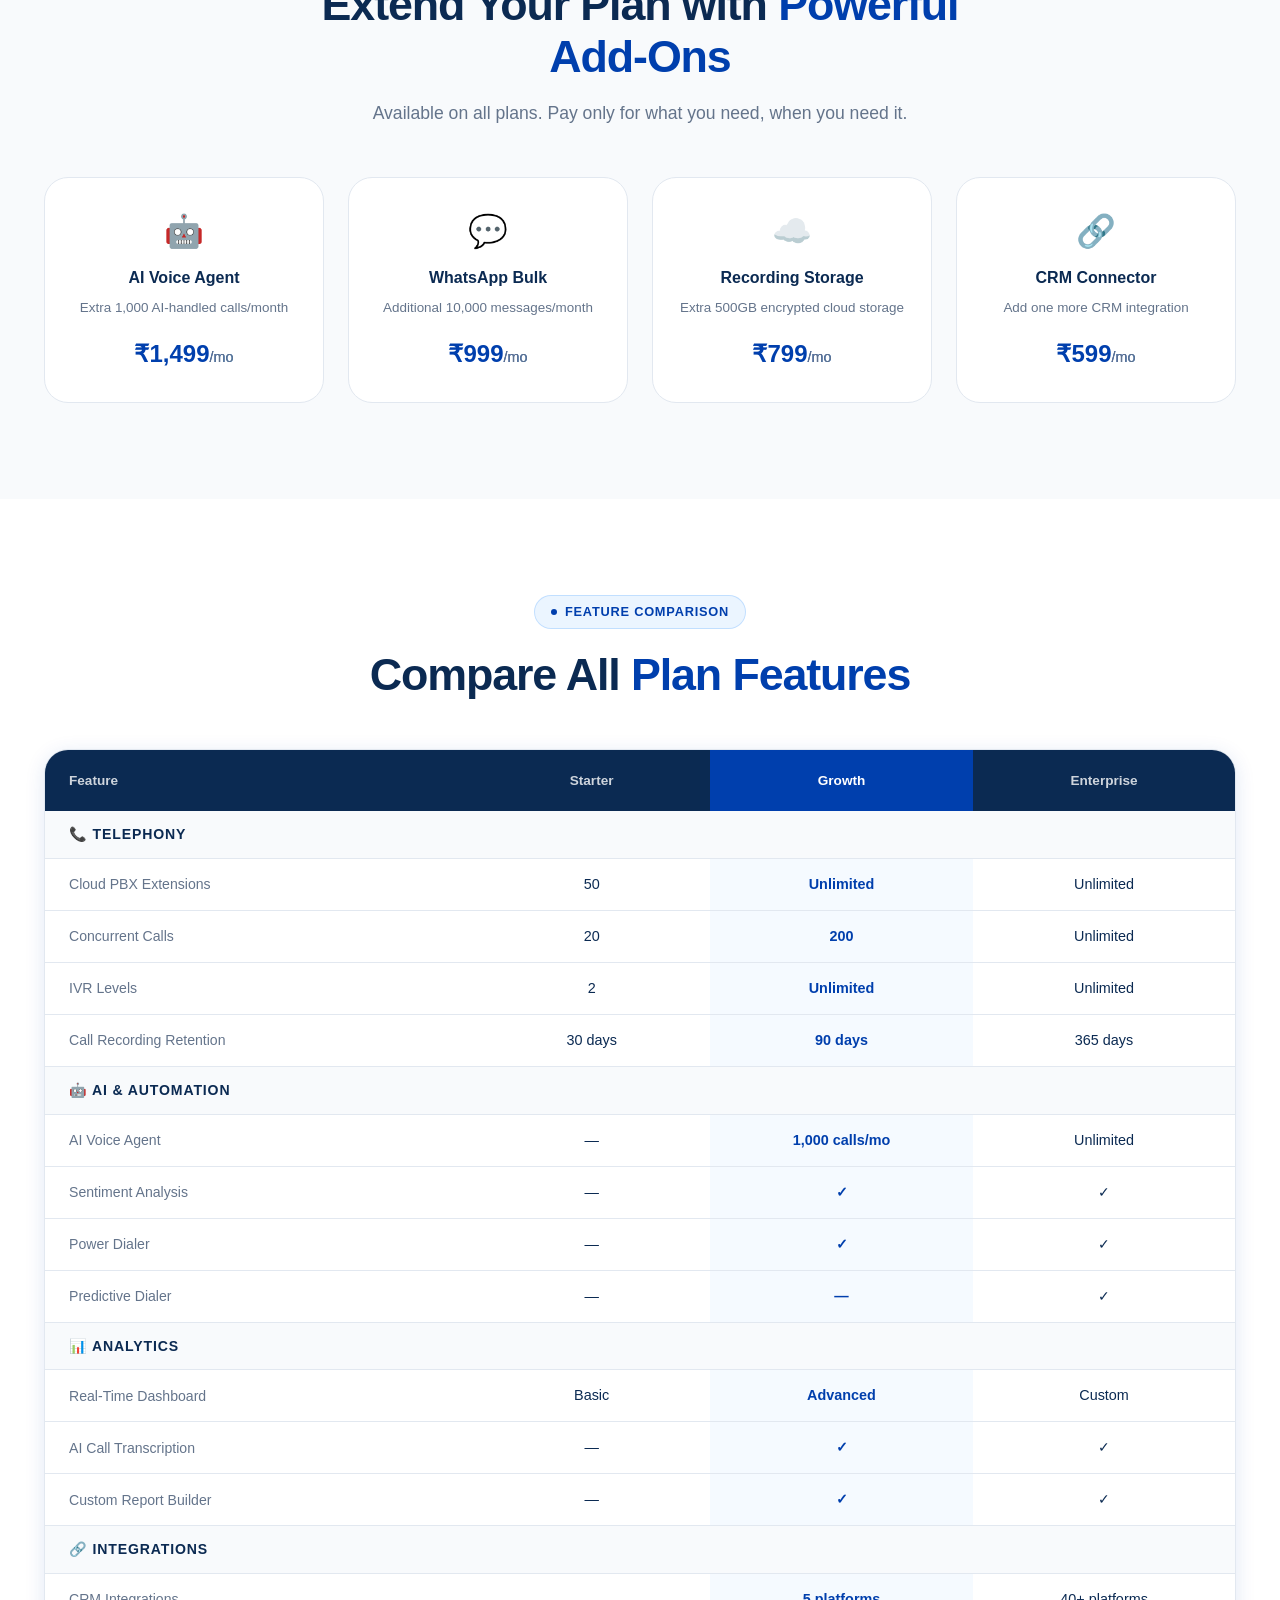
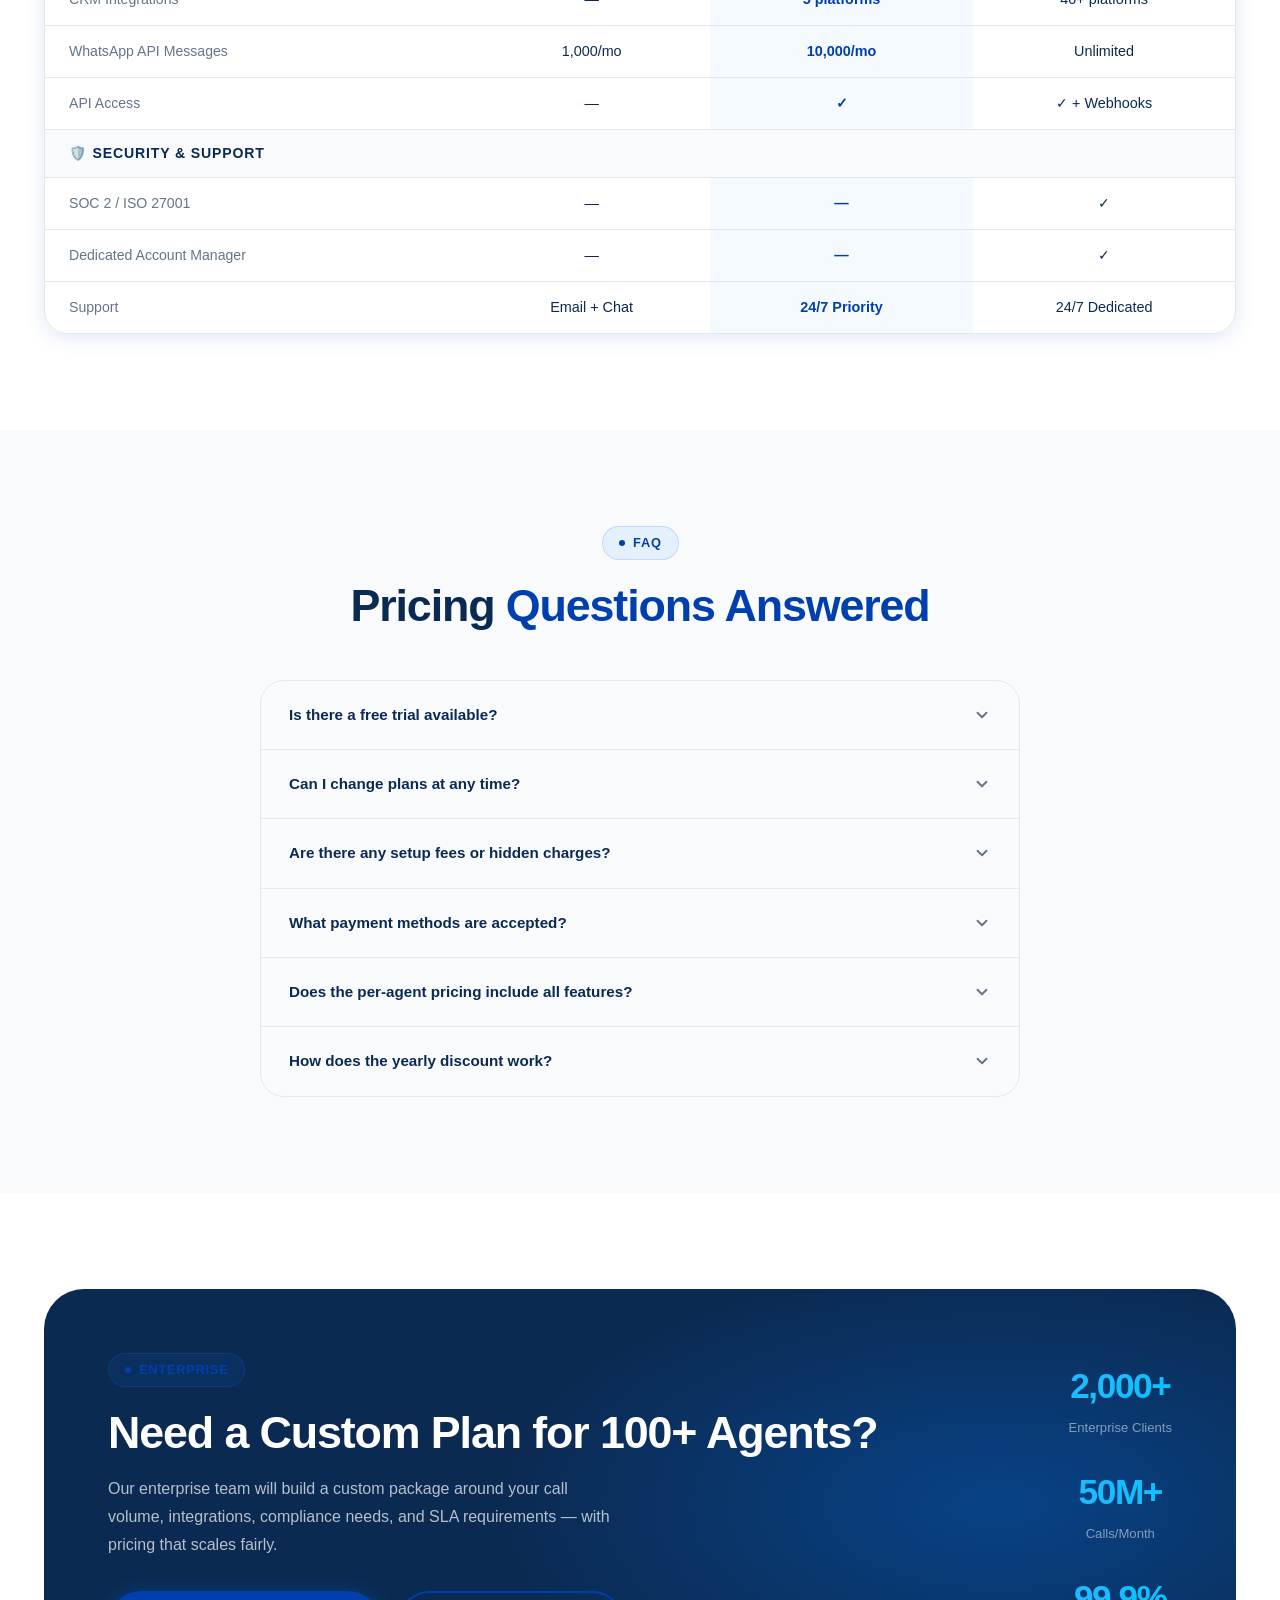
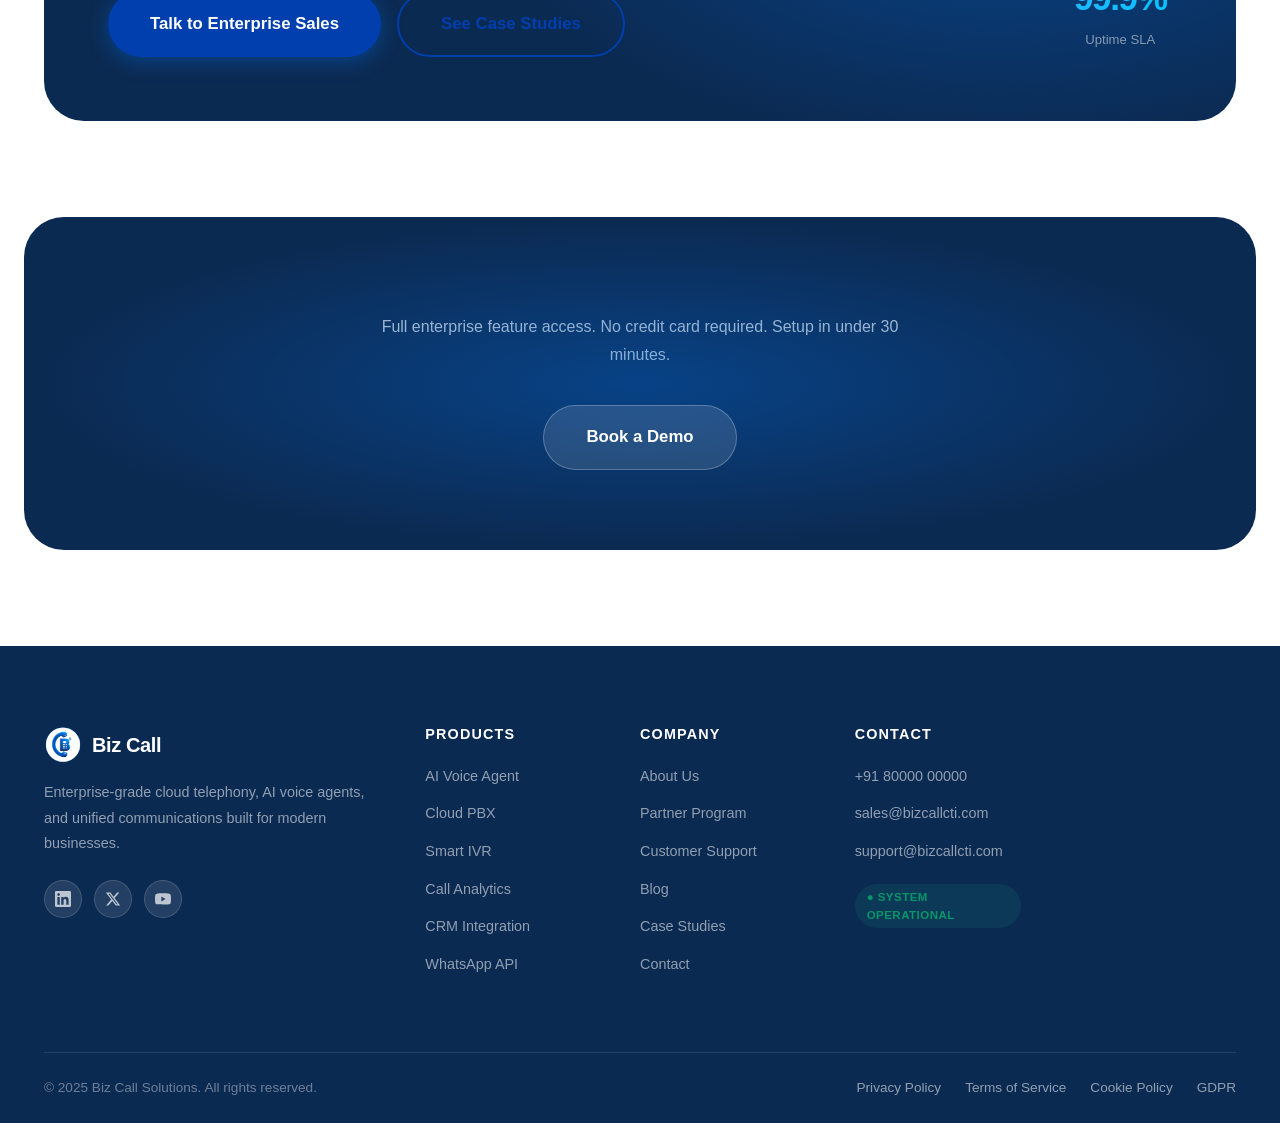
<file: pricing.html>
<!DOCTYPE html>
<html lang="en">
<head>
  <meta charset="UTF-8">
  <meta name="viewport" content="width=device-width, initial-scale=1.0">
  <title>Pricing — Biz Call Solutions</title>
  <meta name="description" content="Transparent, usage-based pricing for cloud telephony, AI voice agents, and unified communications. Start free, scale on demand.">
  <link rel="stylesheet" href="css/global.css">
  <link rel="stylesheet" href="css/nav.css">
  <link rel="stylesheet" href="css/pricing.css">
  <link rel="icon" type="image/png" sizes="32x32" href="images/logo2.png">
</head>
<body data-page="pricing">
  <div id="nav-placeholder"></div>

  <!-- ═══ PAGE HERO ═══ -->
  <section class="page-hero">
    <div class="container">
      <div class="breadcrumb"><a href="index.html">Home</a><span>/</span>Pricing</div>
      <div class="section-tag">Simple, Transparent Pricing</div>
      <h1>Plans That Scale<br>With <span class="grad-text">Your Business</span></h1>
      <p>No hidden fees. No long-term contracts. Pay only for what you use — and upgrade anytime as your team grows.</p>
    </div>
  </section>

  <!-- ═══ TOGGLE ═══ -->
  <section class="section-sm" style="padding-bottom:0">
    <div class="container" style="text-align:center">
      <div class="toggle-wrap">
        <span class="toggle-label active" id="label-monthly">Monthly</span>
        <div class="toggle-switch" id="pricing-toggle"></div>
        <span class="toggle-label" id="label-yearly">Yearly</span>
        <span class="save-badge">Save 20%</span>
      </div>
    </div>
  </section>

  <!-- ═══ PRICING CARDS ═══ -->
  <section class="section" id="plans" style="padding-top:48px">
    <div class="container">
      <div class="pricing-grid" data-reveal>

        <!-- Starter -->
        <div class="pricing-card">
          <div class="pricing-tier">Starter</div>
          <div class="pricing-desc">Perfect for small teams and growing businesses.</div>
          <div class="pricing-price-row">
            <span class="currency">₹</span>
            <span class="price" data-monthly="2,999" data-yearly="2,399">2,999</span>
            <span class="per">/mo</span>
          </div>
          <div class="pricing-billed" data-monthly="Billed monthly" data-yearly="Billed annually (₹28,788/yr)">Billed monthly</div>
          <!-- <a href="contact.html" class="btn btn-outline" style="width:100%;justify-content:center;margin-top:28px">Start Free Trial</a> -->
          <div class="pricing-divider"></div>
          <ul class="pricing-features">
            <li><span class="pf-check">✓</span> Up to 10 agents</li>
            <li><span class="pf-check">✓</span> Cloud PBX (50 extensions)</li>
            <li><span class="pf-check">✓</span> Smart IVR (2 levels)</li>
            <li><span class="pf-check">✓</span> Call recording (30 days)</li>
            <li><span class="pf-check">✓</span> Basic analytics dashboard</li>
            <li><span class="pf-check">✓</span> WhatsApp API (1,000 msg/mo)</li>
            <li><span class="pf-check">✓</span> Email + chat support</li>
            <li><span class="pf-muted">✗</span> AI Voice Agent</li>
            <li><span class="pf-muted">✗</span> Power Dialer</li>
            <li><span class="pf-muted">✗</span> CRM Integration</li>
          </ul>
        </div>

        <!-- Growth (Popular) -->
        <div class="pricing-card pricing-card-popular">
          <div class="popular-badge">Most Popular</div>
          <div class="pricing-tier">Growth</div>
          <div class="pricing-desc">For scaling sales and support teams.</div>
          <div class="pricing-price-row">
            <span class="currency">₹</span>
            <span class="price" data-monthly="7,999" data-yearly="6,399">7,999</span>
            <span class="per">/mo</span>
          </div>
          <div class="pricing-billed" data-monthly="Billed monthly" data-yearly="Billed annually (₹76,788/yr)">Billed monthly</div>
          <!-- <a href="contact.html" class="btn btn-primary" style="width:100%;justify-content:center;margin-top:28px">Start Free Trial</a> -->
          <div class="pricing-divider"></div>
          <ul class="pricing-features">
            <li><span class="pf-check">✓</span> Up to 50 agents</li>
            <li><span class="pf-check">✓</span> Cloud PBX (unlimited extensions)</li>
            <li><span class="pf-check">✓</span> Smart IVR (unlimited levels)</li>
            <li><span class="pf-check">✓</span> Call recording (90 days)</li>
            <li><span class="pf-check">✓</span> Advanced analytics + AI insights</li>
            <li><span class="pf-check">✓</span> WhatsApp API (10,000 msg/mo)</li>
            <li><span class="pf-check">✓</span> AI Voice Agent (1,000 calls/mo)</li>
            <li><span class="pf-check">✓</span> Power Dialer</li>
            <li><span class="pf-check">✓</span> CRM Integration (5 platforms)</li>
            <li><span class="pf-check">✓</span> Priority support (24/7)</li>
          </ul>
        </div>

        <!-- Enterprise -->
        <div class="pricing-card">
          <div class="pricing-tier">Enterprise</div>
          <div class="pricing-desc">For large teams demanding maximum performance.</div>
          <div class="pricing-price-row">
            <span class="price" style="font-size:2.4rem">Custom</span>
          </div>
          <div class="pricing-billed">Volume-based pricing available</div>
          <a href="contact.html" class="btn btn-outline" style="width:100%;justify-content:center;margin-top:28px">Talk to Sales</a>
          <div class="pricing-divider"></div>
          <ul class="pricing-features">
            <li><span class="pf-check">✓</span> Unlimited agents</li>
            <li><span class="pf-check">✓</span> Everything in Growth</li>
            <li><span class="pf-check">✓</span> AI Voice Agent (unlimited)</li>
            <li><span class="pf-check">✓</span> WhatsApp API (unlimited)</li>
            <li><span class="pf-check">✓</span> Call recording (365 days)</li>
            <li><span class="pf-check">✓</span> CRM Integration (40+ platforms)</li>
            <li><span class="pf-check">✓</span> Dedicated account manager</li>
            <li><span class="pf-check">✓</span> Custom SLA & uptime guarantee</li>
            <li><span class="pf-check">✓</span> On-premise deployment option</li>
            <li><span class="pf-check">✓</span> SOC2 + ISO27001 compliance docs</li>
          </ul>
        </div>

      </div>
    </div>
  </section>

  <!-- ═══ ADD-ONS ═══ -->
  <section class="section" style="background:var(--surface);padding-top:0" id="addons">
    <div class="container">
      <div class="section-header centered" data-reveal>
        <div class="section-tag">Add-Ons</div>
        <h2>Extend Your Plan with <span class="grad-text">Powerful Add-Ons</span></h2>
        <p>Available on all plans. Pay only for what you need, when you need it.</p>
      </div>
      <div class="grid-4" style="margin-top:48px">
        <div class="addon-card" data-reveal data-reveal-delay="1">
          <div class="addon-icon">🤖</div>
          <h4>AI Voice Agent</h4>
          <p>Extra 1,000 AI-handled calls/month</p>
          <div class="addon-price">₹1,499<span>/mo</span></div>
        </div>
        <div class="addon-card" data-reveal data-reveal-delay="2">
          <div class="addon-icon">💬</div>
          <h4>WhatsApp Bulk</h4>
          <p>Additional 10,000 messages/month</p>
          <div class="addon-price">₹999<span>/mo</span></div>
        </div>
        <div class="addon-card" data-reveal data-reveal-delay="3">
          <div class="addon-icon">☁️</div>
          <h4>Recording Storage</h4>
          <p>Extra 500GB encrypted cloud storage</p>
          <div class="addon-price">₹799<span>/mo</span></div>
        </div>
        <div class="addon-card" data-reveal data-reveal-delay="4">
          <div class="addon-icon">🔗</div>
          <h4>CRM Connector</h4>
          <p>Add one more CRM integration</p>
          <div class="addon-price">₹599<span>/mo</span></div>
        </div>
      </div>
    </div>
  </section>

  <!-- ═══ COMPARISON TABLE ═══ -->
  <section class="section" id="compare">
    <div class="container">
      <div class="section-header centered" data-reveal>
        <div class="section-tag">Feature Comparison</div>
        <h2>Compare All <span class="grad-text">Plan Features</span></h2>
      </div>
      <div class="compare-table-wrap" data-reveal>
        <table class="compare-table">
          <thead>
            <tr>
              <th class="feature-col">Feature</th>
              <th>Starter</th>
              <th class="col-popular">Growth</th>
              <th>Enterprise</th>
            </tr>
          </thead>
          <tbody>
            <tr class="cat-row"><td colspan="4">📞 Telephony</td></tr>
            <tr><td>Cloud PBX Extensions</td><td>50</td><td class="col-popular">Unlimited</td><td>Unlimited</td></tr>
            <tr><td>Concurrent Calls</td><td>20</td><td class="col-popular">200</td><td>Unlimited</td></tr>
            <tr><td>IVR Levels</td><td>2</td><td class="col-popular">Unlimited</td><td>Unlimited</td></tr>
            <tr><td>Call Recording Retention</td><td>30 days</td><td class="col-popular">90 days</td><td>365 days</td></tr>
            <tr class="cat-row"><td colspan="4">🤖 AI & Automation</td></tr>
            <tr><td>AI Voice Agent</td><td>—</td><td class="col-popular">1,000 calls/mo</td><td>Unlimited</td></tr>
            <tr><td>Sentiment Analysis</td><td>—</td><td class="col-popular">✓</td><td>✓</td></tr>
            <tr><td>Power Dialer</td><td>—</td><td class="col-popular">✓</td><td>✓</td></tr>
            <tr><td>Predictive Dialer</td><td>—</td><td class="col-popular">—</td><td>✓</td></tr>
            <tr class="cat-row"><td colspan="4">📊 Analytics</td></tr>
            <tr><td>Real-Time Dashboard</td><td>Basic</td><td class="col-popular">Advanced</td><td>Custom</td></tr>
            <tr><td>AI Call Transcription</td><td>—</td><td class="col-popular">✓</td><td>✓</td></tr>
            <tr><td>Custom Report Builder</td><td>—</td><td class="col-popular">✓</td><td>✓</td></tr>
            <tr class="cat-row"><td colspan="4">🔗 Integrations</td></tr>
            <tr><td>CRM Integrations</td><td>—</td><td class="col-popular">5 platforms</td><td>40+ platforms</td></tr>
            <tr><td>WhatsApp API Messages</td><td>1,000/mo</td><td class="col-popular">10,000/mo</td><td>Unlimited</td></tr>
            <tr><td>API Access</td><td>—</td><td class="col-popular">✓</td><td>✓ + Webhooks</td></tr>
            <tr class="cat-row"><td colspan="4">🛡️ Security & Support</td></tr>
            <tr><td>SOC 2 / ISO 27001</td><td>—</td><td class="col-popular">—</td><td>✓</td></tr>
            <tr><td>Dedicated Account Manager</td><td>—</td><td class="col-popular">—</td><td>✓</td></tr>
            <tr><td>Support</td><td>Email + Chat</td><td class="col-popular">24/7 Priority</td><td>24/7 Dedicated</td></tr>
          </tbody>
        </table>
      </div>
    </div>
  </section>

  <!-- ═══ FAQ ═══ -->
  <section class="section" style="background:var(--surface)" id="faq">
    <div class="container">
      <div class="section-header centered" data-reveal>
        <div class="section-tag">FAQ</div>
        <h2>Pricing <span class="grad-text">Questions Answered</span></h2>
      </div>
      <div class="faq-list" style="max-width:760px;margin:48px auto 0" data-reveal>

        <div class="faq-item" data-faq-item>
          <div class="faq-q" data-faq-toggle>
            Is there a free trial available?
            <svg viewBox="0 0 24 24" fill="none" stroke="currentColor" stroke-width="2.5" stroke-linecap="round" stroke-linejoin="round" width="18" height="18"><polyline points="6 9 12 15 18 9"/></svg>
          </div>
          <div class="faq-a">Yes — all plans come with a 14-day free trial with full enterprise feature access. No credit card required to start.</div>
        </div>

        <div class="faq-item" data-faq-item>
          <div class="faq-q" data-faq-toggle>
            Can I change plans at any time?
            <svg viewBox="0 0 24 24" fill="none" stroke="currentColor" stroke-width="2.5" stroke-linecap="round" stroke-linejoin="round" width="18" height="18"><polyline points="6 9 12 15 18 9"/></svg>
          </div>
          <div class="faq-a">Absolutely. You can upgrade or downgrade your plan at any time. Upgrades take effect immediately; downgrades apply at the next billing cycle.</div>
        </div>

        <div class="faq-item" data-faq-item>
          <div class="faq-q" data-faq-toggle>
            Are there any setup fees or hidden charges?
            <svg viewBox="0 0 24 24" fill="none" stroke="currentColor" stroke-width="2.5" stroke-linecap="round" stroke-linejoin="round" width="18" height="18"><polyline points="6 9 12 15 18 9"/></svg>
          </div>
          <div class="faq-a">Zero setup fees. Zero hidden charges. The price you see is all-inclusive. Call usage beyond plan limits is billed transparently at per-minute rates shown in your dashboard.</div>
        </div>

        <div class="faq-item" data-faq-item>
          <div class="faq-q" data-faq-toggle>
            What payment methods are accepted?
            <svg viewBox="0 0 24 24" fill="none" stroke="currentColor" stroke-width="2.5" stroke-linecap="round" stroke-linejoin="round" width="18" height="18"><polyline points="6 9 12 15 18 9"/></svg>
          </div>
          <div class="faq-a">We accept all major credit/debit cards, UPI, NEFT/RTGS bank transfers, and corporate purchase orders for Enterprise customers. GST invoices are generated automatically.</div>
        </div>

        <div class="faq-item" data-faq-item>
          <div class="faq-q" data-faq-toggle>
            Does the per-agent pricing include all features?
            <svg viewBox="0 0 24 24" fill="none" stroke="currentColor" stroke-width="2.5" stroke-linecap="round" stroke-linejoin="round" width="18" height="18"><polyline points="6 9 12 15 18 9"/></svg>
          </div>
          <div class="faq-a">Yes. Every agent seat on a plan includes full access to all features included in that tier. There are no per-feature unlocks — you get the complete platform.</div>
        </div>

        <div class="faq-item" data-faq-item>
          <div class="faq-q" data-faq-toggle>
            How does the yearly discount work?
            <svg viewBox="0 0 24 24" fill="none" stroke="currentColor" stroke-width="2.5" stroke-linecap="round" stroke-linejoin="round" width="18" height="18"><polyline points="6 9 12 15 18 9"/></svg>
          </div>
          <div class="faq-a">Choose annual billing and save 20% on every plan. You're billed for 12 months upfront, and the discounted amount is locked in for the full year — even if you add agents.</div>
        </div>

      </div>
    </div>
  </section>

  <!-- ═══ ENTERPRISE CONTACT ═══ -->
  <section class="section">
    <div class="container">
      <div class="enterprise-banner" data-reveal>
        <div class="enterprise-banner-content">
          <div class="section-tag">Enterprise</div>
          <h2>Need a Custom Plan for 100+ Agents?</h2>
          <p>Our enterprise team will build a custom package around your call volume, integrations, compliance needs, and SLA requirements — with pricing that scales fairly.</p>
          <div style="display:flex;gap:16px;flex-wrap:wrap;margin-top:32px">
            <a href="contact.html" class="btn btn-primary btn-lg">Talk to Enterprise Sales</a>
            <a href="resources.html#cases" class="btn btn-outline btn-lg">See Case Studies</a>
          </div>
        </div>
        <div class="enterprise-banner-stats">
          <div class="ent-stat"><span class="ent-stat-num">2,000+</span><span>Enterprise Clients</span></div>
          <div class="ent-stat"><span class="ent-stat-num">50M+</span><span>Calls/Month</span></div>
          <div class="ent-stat"><span class="ent-stat-num">99.9%</span><span>Uptime SLA</span></div>
        </div>
      </div>
    </div>
  </section>

  <!-- ═══ CTA ═══ -->
  <section class="section" style="padding-top:0">
    <div class="cta-section" data-reveal>
      <div>
        <!-- <h2 style="color:white">Start Your Free 14-Day Trial Today</h2> -->
        <p>Full enterprise feature access. No credit card required. Setup in under 30 minutes.</p>
        <div class="cta-actions">
          <!-- <a href="contact.html" class="btn btn-primary btn-lg">Start Free Trial</a> -->
          <a href="contact.html" class="btn btn-ghost btn-lg">Book a Demo</a>
        </div>
      </div>
    </div>
  </section>

  <div id="footer-placeholder"></div>
  <script src="js/nav.js"></script>
  <script src="js/footer.js"></script>
  <script src="js/utils.js"></script>
<!--Start of Tawk.to Script-->
<script type="text/javascript">
var Tawk_API=Tawk_API||{}, Tawk_LoadStart=new Date();
(function(){
var s1=document.createElement("script"),s0=document.getElementsByTagName("script")[0];
s1.async=true;
s1.src='https://embed.tawk.to/6a0c250af155db1c33ef7be0/1jovn1d6r';
s1.charset='UTF-8';
s1.setAttribute('crossorigin','*');
s0.parentNode.insertBefore(s1,s0);
})();
</script>
<!--End of Tawk.to Script-->
</body>
</html>
</file>
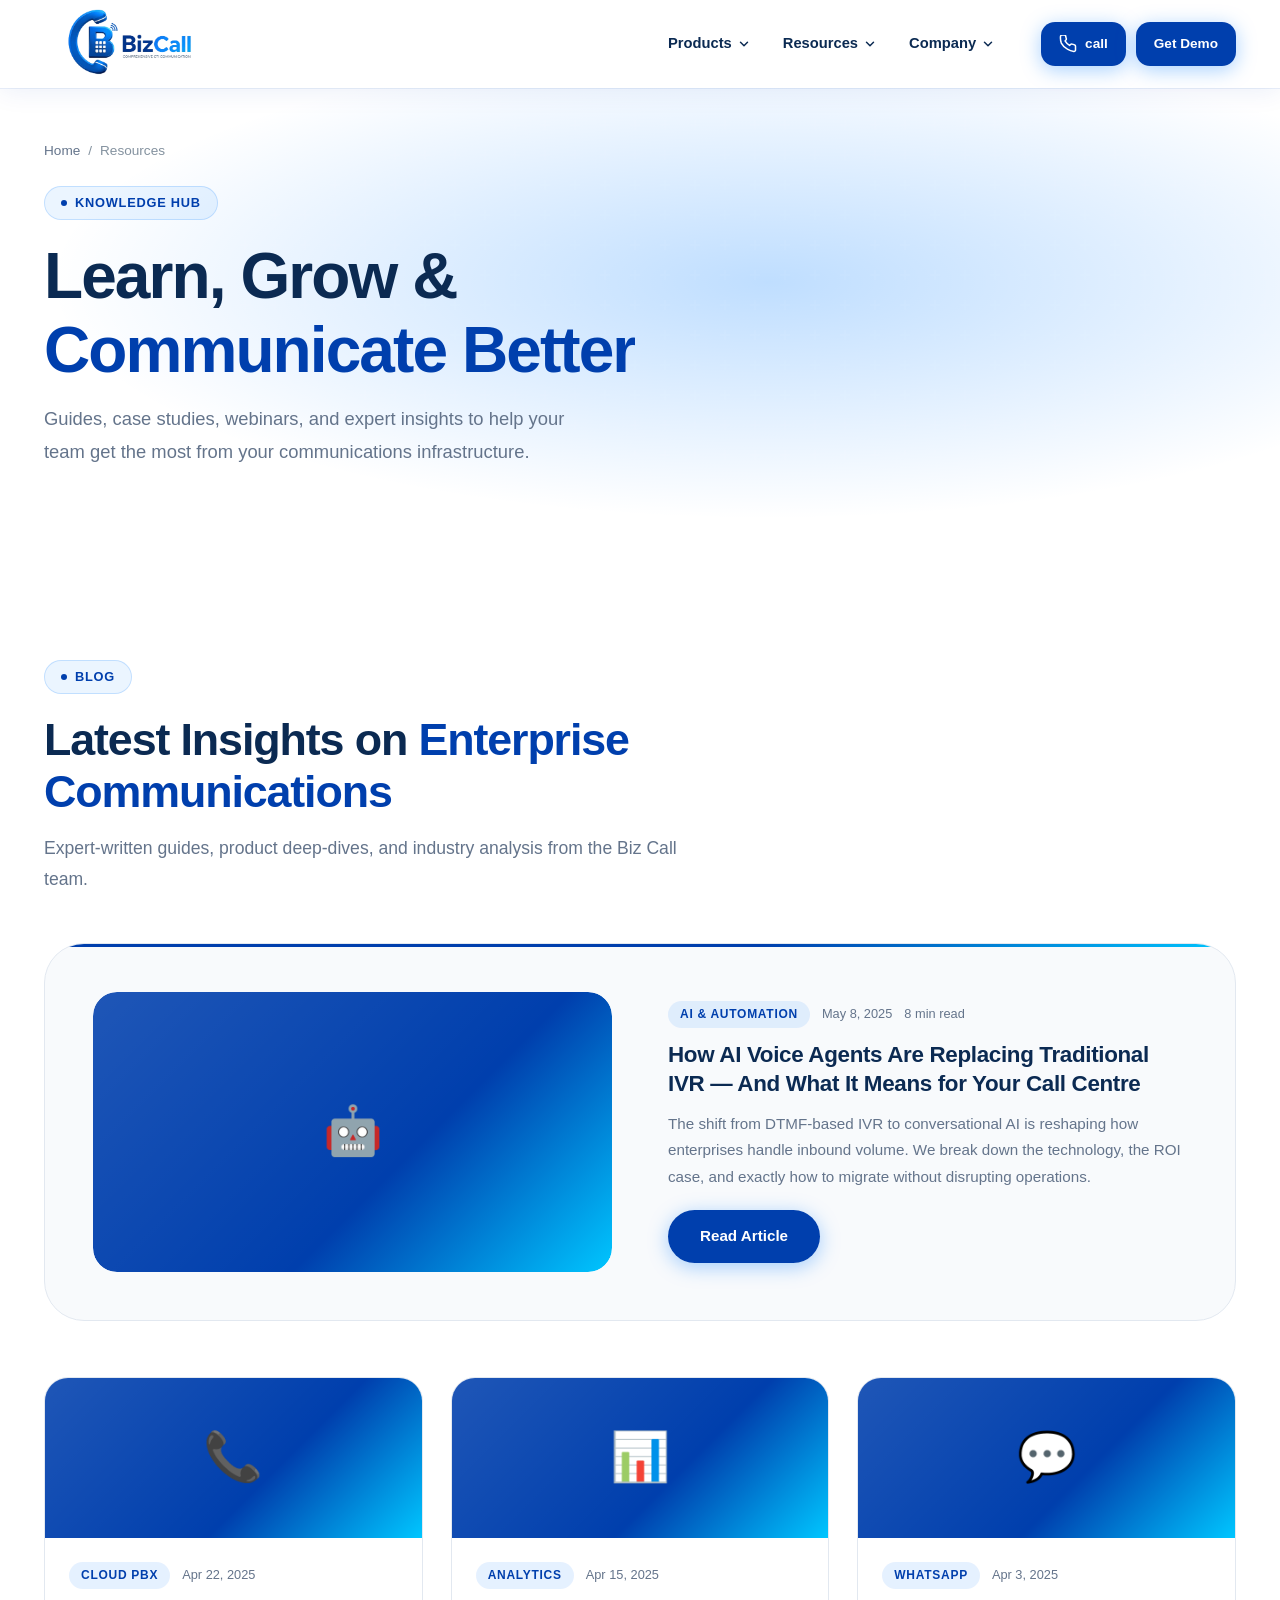
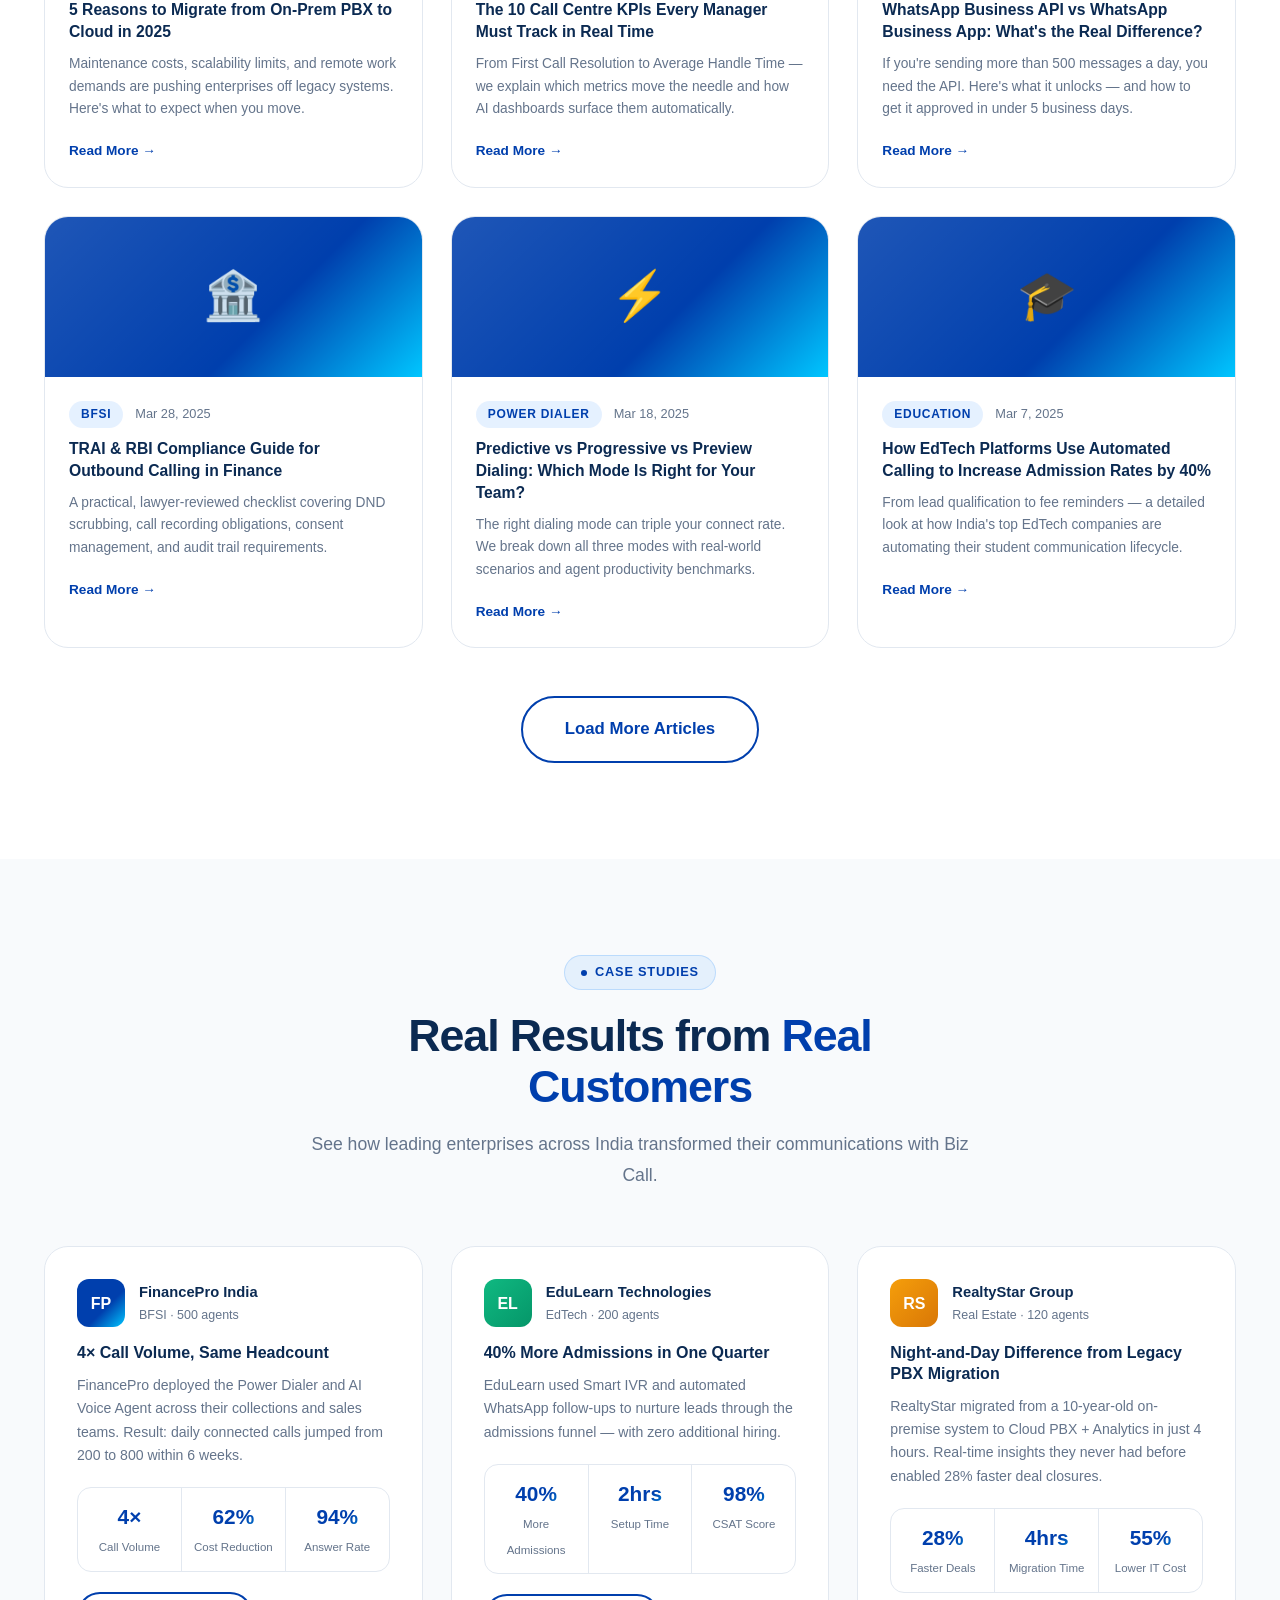
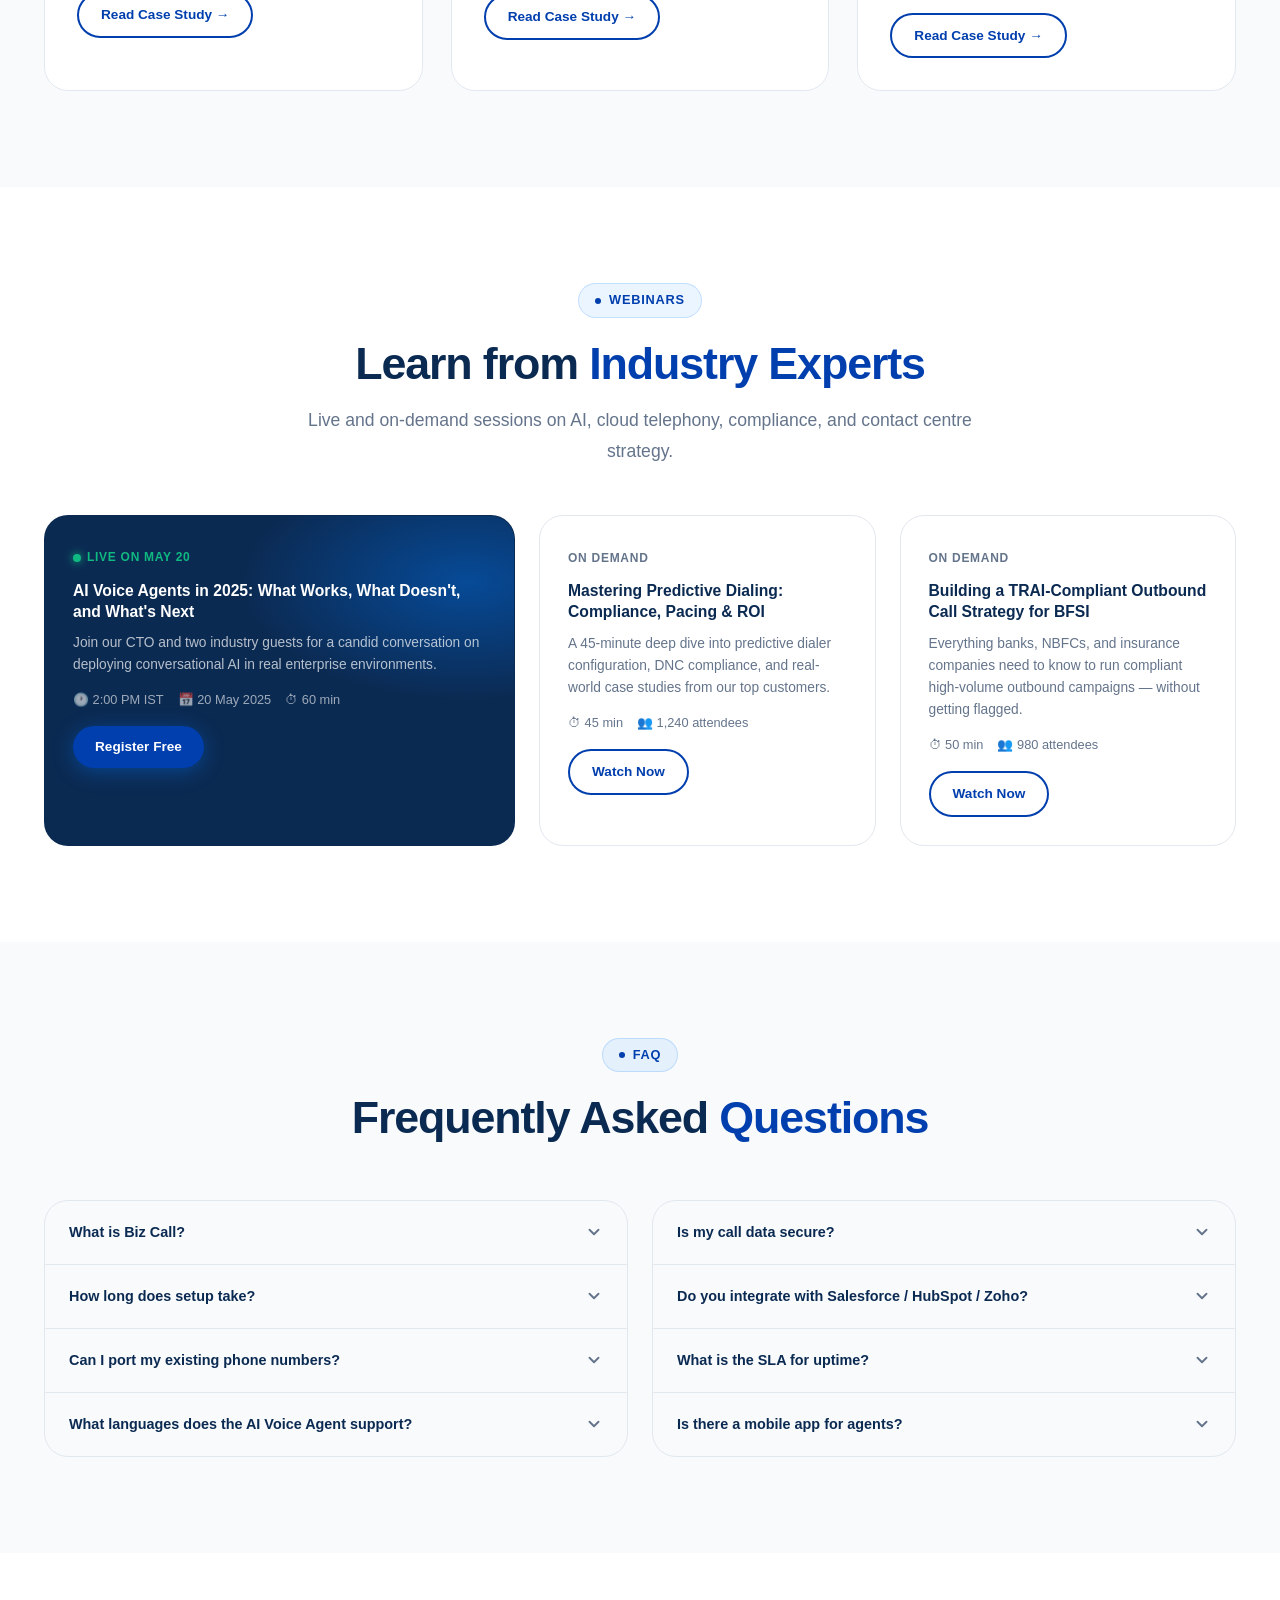
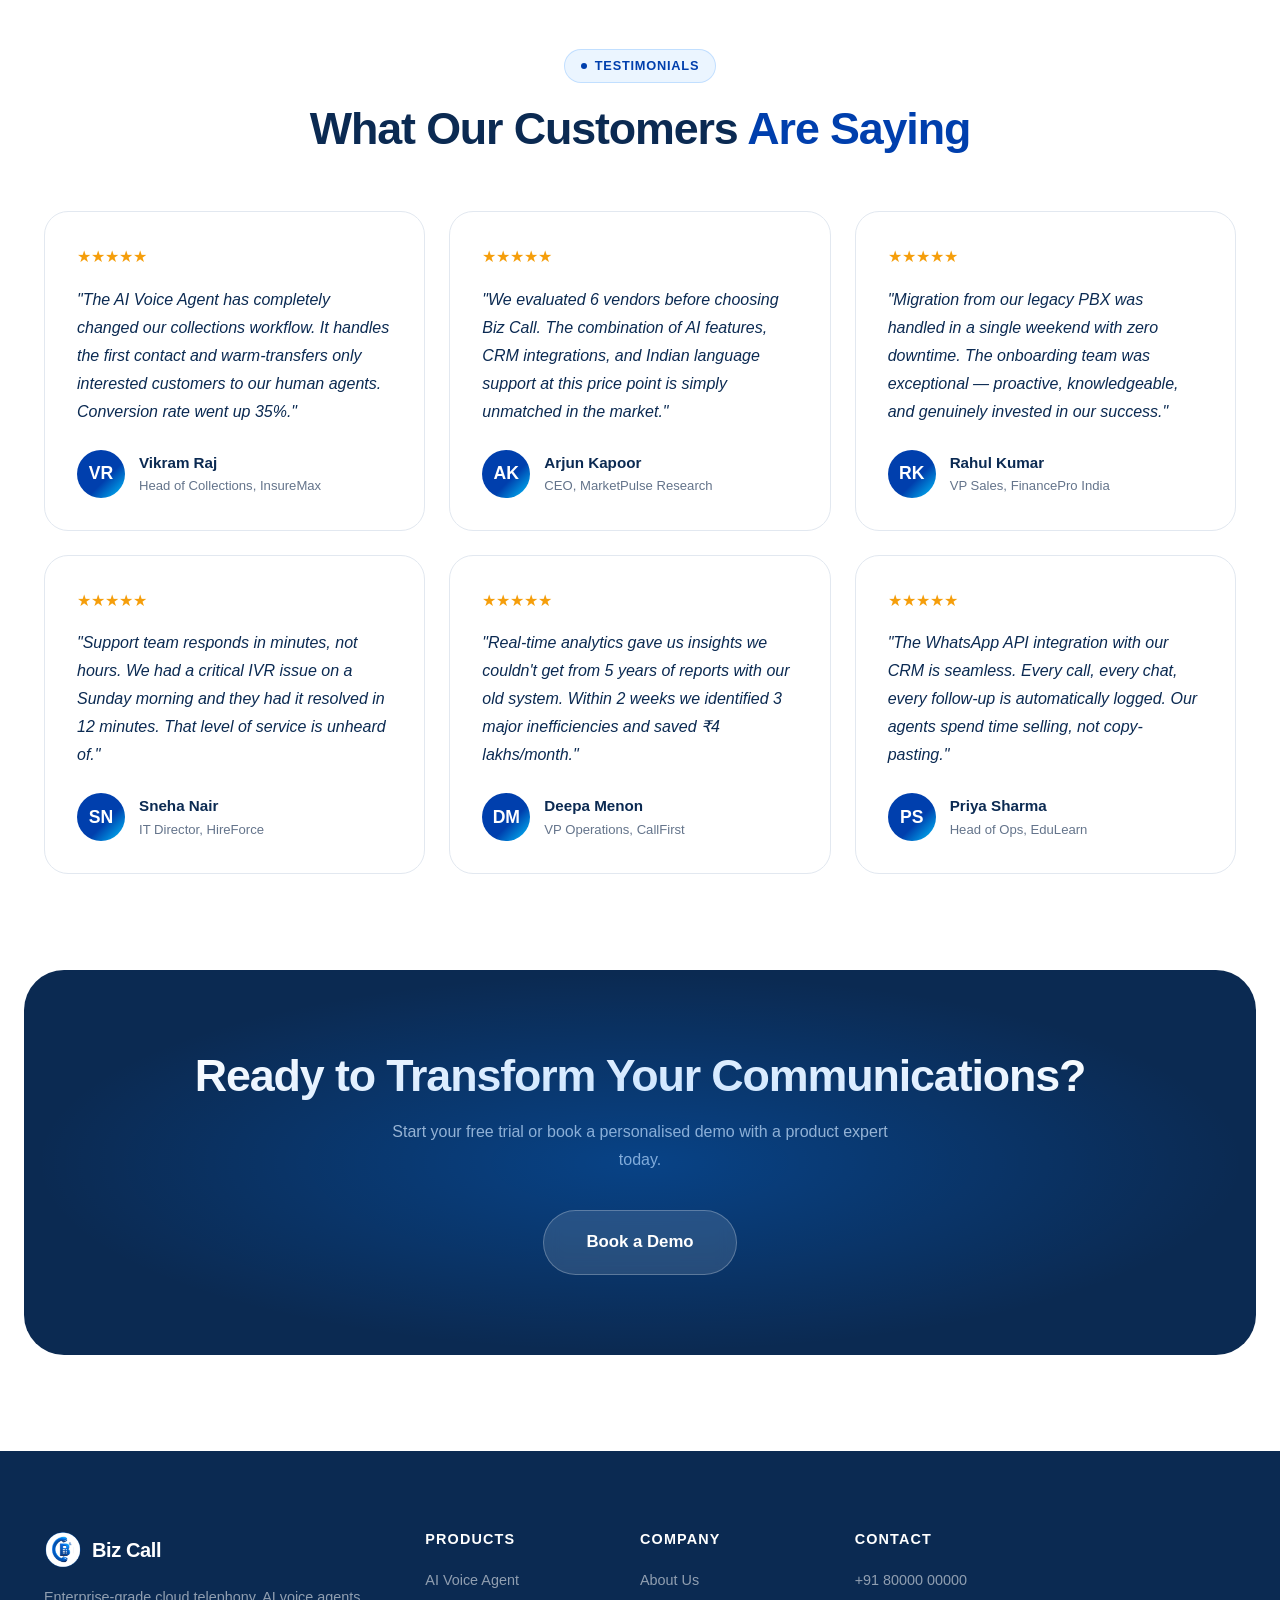
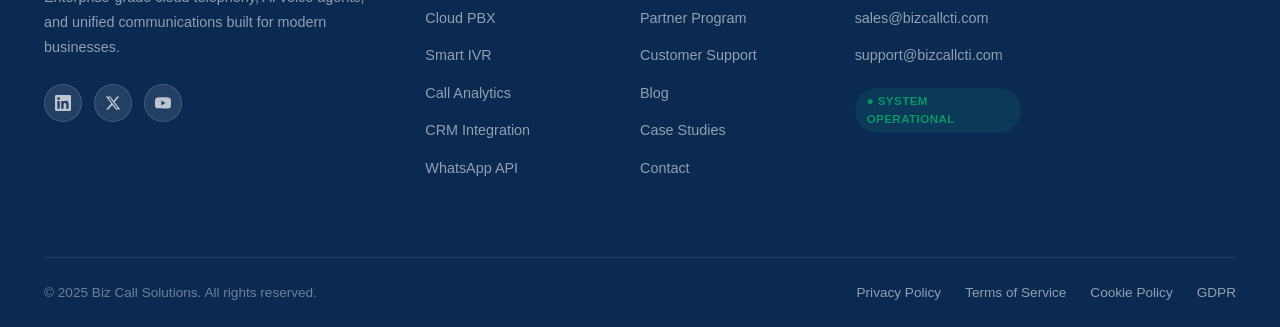
<file: resources.html>
<!DOCTYPE html>
<html lang="en">
<head>
  <meta charset="UTF-8">
  <meta name="viewport" content="width=device-width, initial-scale=1.0">
  <title>Resources — Biz Call Solutions</title>
  <meta name="description" content="Blog, webinars, case studies, FAQ, and guides on cloud telephony, AI voice, and enterprise communications.">
  <link rel="stylesheet" href="css/global.css">
  <link rel="stylesheet" href="css/nav.css">
  <link rel="stylesheet" href="css/resources.css">
  <link rel="icon" type="image/png" sizes="32x32" href="images/logo2.png">
</head>
<body data-page="resources">
  <div id="nav-placeholder"></div>

  <!-- ═══ PAGE HERO ═══ -->
  <section class="page-hero">
    <div class="container">
      <div class="breadcrumb"><a href="index.html">Home</a><span>/</span>Resources</div>
      <div class="section-tag">Knowledge Hub</div>
      <h1>Learn, Grow &<br><span class="grad-text">Communicate Better</span></h1>
      <p>Guides, case studies, webinars, and expert insights to help your team get the most from your communications infrastructure.</p>
    </div>
  </section>

  <!-- ═══ BLOG ═══ -->
  <section class="section" id="blog">
    <div class="container">
      <div class="section-header" data-reveal>
        <div class="section-tag">Blog</div>
        <h2>Latest Insights on <span class="grad-text">Enterprise Communications</span></h2>
        <p>Expert-written guides, product deep-dives, and industry analysis from the Biz Call team.</p>
      </div>

      <!-- Featured post -->
      <div class="blog-featured" data-reveal style="margin-top:48px">
        <div class="blog-featured-image">
          <div class="blog-img-placeholder blog-img-large">
            <div class="blog-img-icon">🤖</div>
          </div>
        </div>
        <div class="blog-featured-content">
          <div class="blog-meta">
            <span class="blog-cat">AI & Automation</span>
            <span class="blog-date">May 8, 2025</span>
            <span class="blog-read">8 min read</span>
          </div>
          <h3>How AI Voice Agents Are Replacing Traditional IVR — And What It Means for Your Call Centre</h3>
          <p>The shift from DTMF-based IVR to conversational AI is reshaping how enterprises handle inbound volume. We break down the technology, the ROI case, and exactly how to migrate without disrupting operations.</p>
          <a href="#" class="btn btn-primary" style="margin-top:20px">Read Article</a>
        </div>
      </div>

      <!-- Blog Grid -->
      <div class="blog-grid" style="margin-top:56px">
        <article class="blog-card" data-reveal data-reveal-delay="1">
          <div class="blog-img-placeholder">
            <div class="blog-img-icon">📞</div>
          </div>
          <div class="blog-card-body">
            <div class="blog-meta">
              <span class="blog-cat">Cloud PBX</span>
              <span class="blog-date">Apr 22, 2025</span>
            </div>
            <h4>5 Reasons to Migrate from On-Prem PBX to Cloud in 2025</h4>
            <p>Maintenance costs, scalability limits, and remote work demands are pushing enterprises off legacy systems. Here's what to expect when you move.</p>
            <a href="#" class="blog-readmore">Read More →</a>
          </div>
        </article>
        <article class="blog-card" data-reveal data-reveal-delay="2">
          <div class="blog-img-placeholder">
            <div class="blog-img-icon">📊</div>
          </div>
          <div class="blog-card-body">
            <div class="blog-meta">
              <span class="blog-cat">Analytics</span>
              <span class="blog-date">Apr 15, 2025</span>
            </div>
            <h4>The 10 Call Centre KPIs Every Manager Must Track in Real Time</h4>
            <p>From First Call Resolution to Average Handle Time — we explain which metrics move the needle and how AI dashboards surface them automatically.</p>
            <a href="#" class="blog-readmore">Read More →</a>
          </div>
        </article>
        <article class="blog-card" data-reveal data-reveal-delay="3">
          <div class="blog-img-placeholder">
            <div class="blog-img-icon">💬</div>
          </div>
          <div class="blog-card-body">
            <div class="blog-meta">
              <span class="blog-cat">WhatsApp</span>
              <span class="blog-date">Apr 3, 2025</span>
            </div>
            <h4>WhatsApp Business API vs WhatsApp Business App: What's the Real Difference?</h4>
            <p>If you're sending more than 500 messages a day, you need the API. Here's what it unlocks — and how to get it approved in under 5 business days.</p>
            <a href="#" class="blog-readmore">Read More →</a>
          </div>
        </article>
        <article class="blog-card" data-reveal data-reveal-delay="1">
          <div class="blog-img-placeholder">
            <div class="blog-img-icon">🏦</div>
          </div>
          <div class="blog-card-body">
            <div class="blog-meta">
              <span class="blog-cat">BFSI</span>
              <span class="blog-date">Mar 28, 2025</span>
            </div>
            <h4>TRAI & RBI Compliance Guide for Outbound Calling in Finance</h4>
            <p>A practical, lawyer-reviewed checklist covering DND scrubbing, call recording obligations, consent management, and audit trail requirements.</p>
            <a href="#" class="blog-readmore">Read More →</a>
          </div>
        </article>
        <article class="blog-card" data-reveal data-reveal-delay="2">
          <div class="blog-img-placeholder">
            <div class="blog-img-icon">⚡</div>
          </div>
          <div class="blog-card-body">
            <div class="blog-meta">
              <span class="blog-cat">Power Dialer</span>
              <span class="blog-date">Mar 18, 2025</span>
            </div>
            <h4>Predictive vs Progressive vs Preview Dialing: Which Mode Is Right for Your Team?</h4>
            <p>The right dialing mode can triple your connect rate. We break down all three modes with real-world scenarios and agent productivity benchmarks.</p>
            <a href="#" class="blog-readmore">Read More →</a>
          </div>
        </article>
        <article class="blog-card" data-reveal data-reveal-delay="3">
          <div class="blog-img-placeholder">
            <div class="blog-img-icon">🎓</div>
          </div>
          <div class="blog-card-body">
            <div class="blog-meta">
              <span class="blog-cat">Education</span>
              <span class="blog-date">Mar 7, 2025</span>
            </div>
            <h4>How EdTech Platforms Use Automated Calling to Increase Admission Rates by 40%</h4>
            <p>From lead qualification to fee reminders — a detailed look at how India's top EdTech companies are automating their student communication lifecycle.</p>
            <a href="#" class="blog-readmore">Read More →</a>
          </div>
        </article>
      </div>

      <div style="text-align:center;margin-top:48px" data-reveal>
        <a href="#" class="btn btn-outline btn-lg">Load More Articles</a>
      </div>
    </div>
  </section>

  <!-- ═══ CASE STUDIES ═══ -->
  <section class="section" style="background:var(--surface)" id="cases">
    <div class="container">
      <div class="section-header centered" data-reveal>
        <div class="section-tag">Case Studies</div>
        <h2>Real Results from <span class="grad-text">Real Customers</span></h2>
        <p>See how leading enterprises across India transformed their communications with Biz Call.</p>
      </div>
      <div class="cases-grid" style="margin-top:56px">

        <div class="case-card" data-reveal data-reveal-delay="1">
          <div class="case-header">
            <div class="case-company-logo">FP</div>
            <div>
              <div class="case-company">FinancePro India</div>
              <div class="case-industry">BFSI · 500 agents</div>
            </div>
          </div>
          <h4>4× Call Volume, Same Headcount</h4>
          <p>FinancePro deployed the Power Dialer and AI Voice Agent across their collections and sales teams. Result: daily connected calls jumped from 200 to 800 within 6 weeks.</p>
          <div class="case-stats">
            <div class="cs-stat"><span class="cs-num">4×</span><span>Call Volume</span></div>
            <div class="cs-stat"><span class="cs-num">62%</span><span>Cost Reduction</span></div>
            <div class="cs-stat"><span class="cs-num">94%</span><span>Answer Rate</span></div>
          </div>
          <a href="#" class="btn btn-outline btn-sm" style="margin-top:20px">Read Case Study →</a>
        </div>

        <div class="case-card" data-reveal data-reveal-delay="2">
          <div class="case-header">
            <div class="case-company-logo" style="background:linear-gradient(135deg,#10b981,#059669)">EL</div>
            <div>
              <div class="case-company">EduLearn Technologies</div>
              <div class="case-industry">EdTech · 200 agents</div>
            </div>
          </div>
          <h4>40% More Admissions in One Quarter</h4>
          <p>EduLearn used Smart IVR and automated WhatsApp follow-ups to nurture leads through the admissions funnel — with zero additional hiring.</p>
          <div class="case-stats">
            <div class="cs-stat"><span class="cs-num">40%</span><span>More Admissions</span></div>
            <div class="cs-stat"><span class="cs-num">2hrs</span><span>Setup Time</span></div>
            <div class="cs-stat"><span class="cs-num">98%</span><span>CSAT Score</span></div>
          </div>
          <a href="#" class="btn btn-outline btn-sm" style="margin-top:20px">Read Case Study →</a>
        </div>

        <div class="case-card" data-reveal data-reveal-delay="3">
          <div class="case-header">
            <div class="case-company-logo" style="background:linear-gradient(135deg,#f59e0b,#d97706)">RS</div>
            <div>
              <div class="case-company">RealtyStar Group</div>
              <div class="case-industry">Real Estate · 120 agents</div>
            </div>
          </div>
          <h4>Night-and-Day Difference from Legacy PBX Migration</h4>
          <p>RealtyStar migrated from a 10-year-old on-premise system to Cloud PBX + Analytics in just 4 hours. Real-time insights they never had before enabled 28% faster deal closures.</p>
          <div class="case-stats">
            <div class="cs-stat"><span class="cs-num">28%</span><span>Faster Deals</span></div>
            <div class="cs-stat"><span class="cs-num">4hrs</span><span>Migration Time</span></div>
            <div class="cs-stat"><span class="cs-num">55%</span><span>Lower IT Cost</span></div>
          </div>
          <a href="#" class="btn btn-outline btn-sm" style="margin-top:20px">Read Case Study →</a>
        </div>

      </div>
    </div>
  </section>

  <!-- ═══ WEBINARS ═══ -->
  <section class="section" id="webinars">
    <div class="container">
      <div class="section-header centered" data-reveal>
        <div class="section-tag">Webinars</div>
        <h2>Learn from <span class="grad-text">Industry Experts</span></h2>
        <p>Live and on-demand sessions on AI, cloud telephony, compliance, and contact centre strategy.</p>
      </div>
      <div class="webinars-grid" style="margin-top:48px">

        <div class="webinar-card webinar-live" data-reveal data-reveal-delay="1">
          <div class="webinar-status">
            <span class="wstatus-dot"></span> Live on May 20
          </div>
          <h4>AI Voice Agents in 2025: What Works, What Doesn't, and What's Next</h4>
          <p>Join our CTO and two industry guests for a candid conversation on deploying conversational AI in real enterprise environments.</p>
          <div class="webinar-meta">
            <span>🕐 2:00 PM IST</span>
            <span>📅 20 May 2025</span>
            <span>⏱ 60 min</span>
          </div>
          <a href="contact.html" class="btn btn-primary btn-sm" style="margin-top:16px">Register Free</a>
        </div>

        <div class="webinar-card" data-reveal data-reveal-delay="2">
          <div class="webinar-status webinar-status-recorded">On Demand</div>
          <h4>Mastering Predictive Dialing: Compliance, Pacing & ROI</h4>
          <p>A 45-minute deep dive into predictive dialer configuration, DNC compliance, and real-world case studies from our top customers.</p>
          <div class="webinar-meta">
            <span>⏱ 45 min</span>
            <span>👥 1,240 attendees</span>
          </div>
          <a href="#" class="btn btn-outline btn-sm" style="margin-top:16px">Watch Now</a>
        </div>

        <div class="webinar-card" data-reveal data-reveal-delay="3">
          <div class="webinar-status webinar-status-recorded">On Demand</div>
          <h4>Building a TRAI-Compliant Outbound Call Strategy for BFSI</h4>
          <p>Everything banks, NBFCs, and insurance companies need to know to run compliant high-volume outbound campaigns — without getting flagged.</p>
          <div class="webinar-meta">
            <span>⏱ 50 min</span>
            <span>👥 980 attendees</span>
          </div>
          <a href="#" class="btn btn-outline btn-sm" style="margin-top:16px">Watch Now</a>
        </div>

      </div>
    </div>
  </section>

  <!-- ═══ FAQ ═══ -->
  <section class="section" style="background:var(--surface)" id="faq">
    <div class="container">
      <div class="section-header centered" data-reveal>
        <div class="section-tag">FAQ</div>
        <h2>Frequently Asked <span class="grad-text">Questions</span></h2>
      </div>
      <div class="faq-cols" style="margin-top:56px" data-reveal>

        <div class="faq-col">
          <div class="faq-item" data-faq-item>
            <div class="faq-q" data-faq-toggle>
              What is Biz Call?
              <svg viewBox="0 0 24 24" fill="none" stroke="currentColor" stroke-width="2.5" stroke-linecap="round" stroke-linejoin="round" width="18" height="18"><polyline points="6 9 12 15 18 9"/></svg>
            </div>
            <div class="faq-a">Biz Call is an enterprise cloud telephony and AI communications platform. We offer Cloud PBX, AI Voice Agents, Smart IVR, Power Dialer, WhatsApp API, Call Analytics, CRM Integration, and Team Chat — all in one unified platform.</div>
          </div>
          <div class="faq-item" data-faq-item>
            <div class="faq-q" data-faq-toggle>
              How long does setup take?
              <svg viewBox="0 0 24 24" fill="none" stroke="currentColor" stroke-width="2.5" stroke-linecap="round" stroke-linejoin="round" width="18" height="18"><polyline points="6 9 12 15 18 9"/></svg>
            </div>
            <div class="faq-a">Most businesses are live within 30 minutes for basic setups. Complex enterprise deployments with CRM integration and custom IVR flows typically take 2–4 hours with our onboarding team's guidance.</div>
          </div>
          <div class="faq-item" data-faq-item>
            <div class="faq-q" data-faq-toggle>
              Can I port my existing phone numbers?
              <svg viewBox="0 0 24 24" fill="none" stroke="currentColor" stroke-width="2.5" stroke-linecap="round" stroke-linejoin="round" width="18" height="18"><polyline points="6 9 12 15 18 9"/></svg>
            </div>
            <div class="faq-a">Yes. We support full number porting for local, mobile, and toll-free numbers across India and 50+ countries. The process typically takes 5–7 business days. During porting, your calls are automatically forwarded so there's zero downtime.</div>
          </div>
          <div class="faq-item" data-faq-item>
            <div class="faq-q" data-faq-toggle>
              What languages does the AI Voice Agent support?
              <svg viewBox="0 0 24 24" fill="none" stroke="currentColor" stroke-width="2.5" stroke-linecap="round" stroke-linejoin="round" width="18" height="18"><polyline points="6 9 12 15 18 9"/></svg>
            </div>
            <div class="faq-a">Our AI Voice Agent supports English, Hindi, Tamil, Telugu, Kannada, Malayalam, Bengali, Marathi, Gujarati, Punjabi, Odia, and Assamese — plus major international languages including Arabic, Spanish, French, and German.</div>
          </div>
        </div>

        <div class="faq-col">
          <div class="faq-item" data-faq-item>
            <div class="faq-q" data-faq-toggle>
              Is my call data secure?
              <svg viewBox="0 0 24 24" fill="none" stroke="currentColor" stroke-width="2.5" stroke-linecap="round" stroke-linejoin="round" width="18" height="18"><polyline points="6 9 12 15 18 9"/></svg>
            </div>
            <div class="faq-a">Yes. All call recordings and data are encrypted using 256-bit AES at rest and TLS 1.3 in transit. Our infrastructure is SOC 2 Type II and ISO 27001 certified, with data residency options in India for regulated industries.</div>
          </div>
          <div class="faq-item" data-faq-item>
            <div class="faq-q" data-faq-toggle>
              Do you integrate with Salesforce / HubSpot / Zoho?
              <svg viewBox="0 0 24 24" fill="none" stroke="currentColor" stroke-width="2.5" stroke-linecap="round" stroke-linejoin="round" width="18" height="18"><polyline points="6 9 12 15 18 9"/></svg>
            </div>
            <div class="faq-a">Yes, we have native one-click integrations with Salesforce, HubSpot, Zoho CRM, Freshdesk, Pipedrive, Freshsales, LeadSquared, and 35+ more. For custom CRMs, we provide a full REST API and webhooks.</div>
          </div>
          <div class="faq-item" data-faq-item>
            <div class="faq-q" data-faq-toggle>
              What is the SLA for uptime?
              <svg viewBox="0 0 24 24" fill="none" stroke="currentColor" stroke-width="2.5" stroke-linecap="round" stroke-linejoin="round" width="18" height="18"><polyline points="6 9 12 15 18 9"/></svg>
            </div>
            <div class="faq-a">We guarantee 99.9% platform uptime with automatic failover across three data centres. Enterprise plans include a contractual SLA with compensation for any breach, plus a dedicated status page at status.bizcallcti.com.</div>
          </div>
          <div class="faq-item" data-faq-item>
            <div class="faq-q" data-faq-toggle>
              Is there a mobile app for agents?
              <svg viewBox="0 0 24 24" fill="none" stroke="currentColor" stroke-width="2.5" stroke-linecap="round" stroke-linejoin="round" width="18" height="18"><polyline points="6 9 12 15 18 9"/></svg>
            </div>
            <div class="faq-a">Yes. We offer native iOS and Android softphone apps for agents, plus a web browser-based softphone that requires no installation. All apps support full IVR controls, call recording, and CRM screen pops.</div>
          </div>
        </div>

      </div>
    </div>
  </section>

  <!-- ═══ TESTIMONIALS ═══ -->
  <section class="section" id="testimonials">
    <div class="container">
      <div class="section-header centered" data-reveal>
        <div class="section-tag">Testimonials</div>
        <h2>What Our Customers <span class="grad-text">Are Saying</span></h2>
      </div>
      <div class="testimonials-wall" style="margin-top:56px">
        <div class="twall-col">
          <div class="testimonial-card" data-reveal>
            <div class="testimonial-stars">★★★★★</div>
            <p class="testimonial-text">"The AI Voice Agent has completely changed our collections workflow. It handles the first contact and warm-transfers only interested customers to our human agents. Conversion rate went up 35%."</p>
            <div class="testimonial-author">
              <div class="author-avatar">VR</div>
              <div><div class="author-name">Vikram Raj</div><div class="author-role">Head of Collections, InsureMax</div></div>
            </div>
          </div>
          <div class="testimonial-card" data-reveal style="margin-top:24px">
            <div class="testimonial-stars">★★★★★</div>
            <p class="testimonial-text">"Support team responds in minutes, not hours. We had a critical IVR issue on a Sunday morning and they had it resolved in 12 minutes. That level of service is unheard of."</p>
            <div class="testimonial-author">
              <div class="author-avatar">SN</div>
              <div><div class="author-name">Sneha Nair</div><div class="author-role">IT Director, HireForce</div></div>
            </div>
          </div>
        </div>
        <div class="twall-col">
          <div class="testimonial-card" data-reveal data-reveal-delay="1">
            <div class="testimonial-stars">★★★★★</div>
            <p class="testimonial-text">"We evaluated 6 vendors before choosing Biz Call. The combination of AI features, CRM integrations, and Indian language support at this price point is simply unmatched in the market."</p>
            <div class="testimonial-author">
              <div class="author-avatar">AK</div>
              <div><div class="author-name">Arjun Kapoor</div><div class="author-role">CEO, MarketPulse Research</div></div>
            </div>
          </div>
          <div class="testimonial-card" data-reveal data-reveal-delay="1" style="margin-top:24px">
            <div class="testimonial-stars">★★★★★</div>
            <p class="testimonial-text">"Real-time analytics gave us insights we couldn't get from 5 years of reports with our old system. Within 2 weeks we identified 3 major inefficiencies and saved ₹4 lakhs/month."</p>
            <div class="testimonial-author">
              <div class="author-avatar">DM</div>
              <div><div class="author-name">Deepa Menon</div><div class="author-role">VP Operations, CallFirst</div></div>
            </div>
          </div>
        </div>
        <div class="twall-col">
          <div class="testimonial-card" data-reveal data-reveal-delay="2">
            <div class="testimonial-stars">★★★★★</div>
            <p class="testimonial-text">"Migration from our legacy PBX was handled in a single weekend with zero downtime. The onboarding team was exceptional — proactive, knowledgeable, and genuinely invested in our success."</p>
            <div class="testimonial-author">
              <div class="author-avatar">RK</div>
              <div><div class="author-name">Rahul Kumar</div><div class="author-role">VP Sales, FinancePro India</div></div>
            </div>
          </div>
          <div class="testimonial-card" data-reveal data-reveal-delay="2" style="margin-top:24px">
            <div class="testimonial-stars">★★★★★</div>
            <p class="testimonial-text">"The WhatsApp API integration with our CRM is seamless. Every call, every chat, every follow-up is automatically logged. Our agents spend time selling, not copy-pasting."</p>
            <div class="testimonial-author">
              <div class="author-avatar">PS</div>
              <div><div class="author-name">Priya Sharma</div><div class="author-role">Head of Ops, EduLearn</div></div>
            </div>
          </div>
        </div>
      </div>
    </div>
  </section>

  <!-- ═══ CTA ═══ -->
  <section class="section" style="padding-top:0">
    <div class="cta-section" data-reveal>
      <div>
        <h2 style="color:white">Ready to Transform Your Communications?</h2>
        <p>Start your free trial or book a personalised demo with a product expert today.</p>
        <div class="cta-actions">
          <!-- <a href="pricing.html" class="btn btn-primary btn-lg">Start Free Trial</a> -->
          <a href="contact.html" class="btn btn-ghost btn-lg">Book a Demo</a>
        </div>
      </div>
    </div>
  </section>

  <div id="footer-placeholder"></div>
  <script src="js/nav.js"></script>
  <script src="js/footer.js"></script>
  <script src="js/utils.js"></script>
    <!--Start of Tawk.to Script-->
<script type="text/javascript">
var Tawk_API=Tawk_API||{}, Tawk_LoadStart=new Date();
(function(){
var s1=document.createElement("script"),s0=document.getElementsByTagName("script")[0];
s1.async=true;
s1.src='https://embed.tawk.to/6a0c250af155db1c33ef7be0/1jovn1d6r';
s1.charset='UTF-8';
s1.setAttribute('crossorigin','*');
s0.parentNode.insertBefore(s1,s0);
})();
</script>
<!--End of Tawk.to Script-->
</body>
</html>
</file>
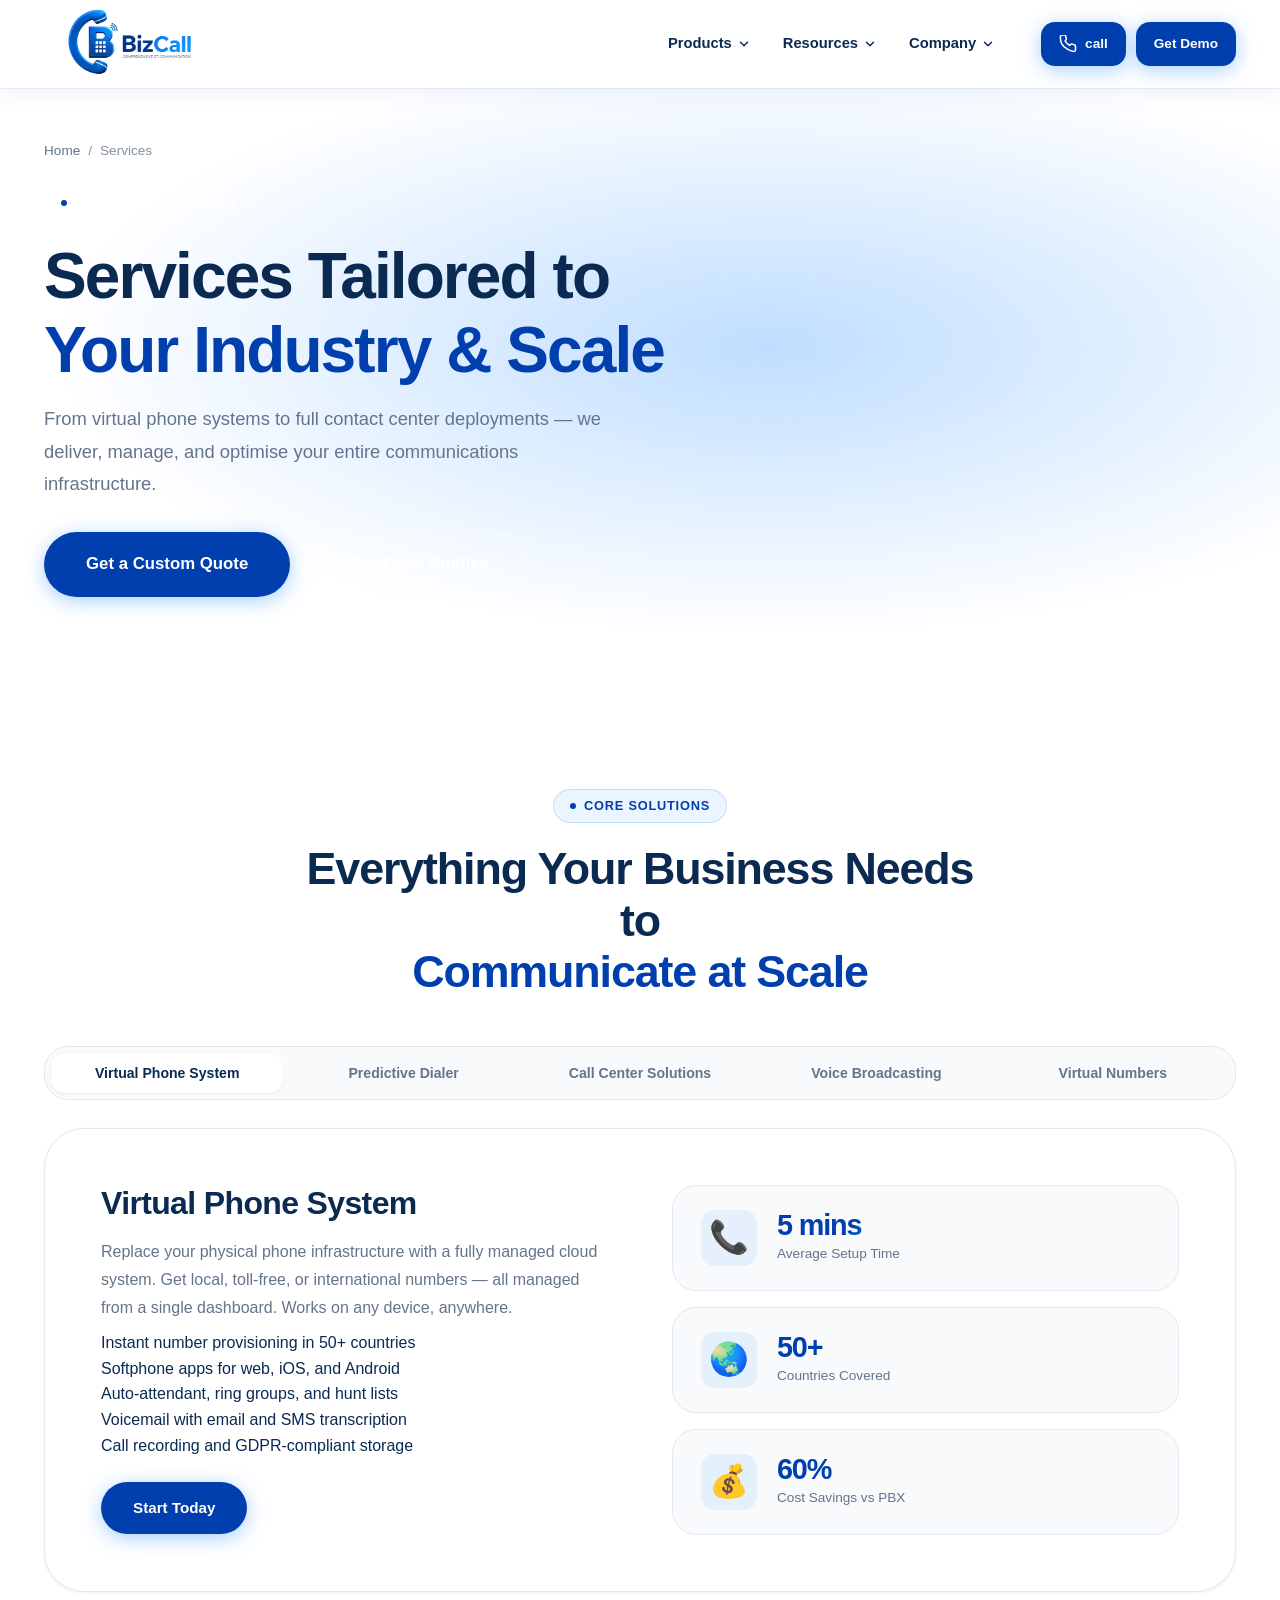
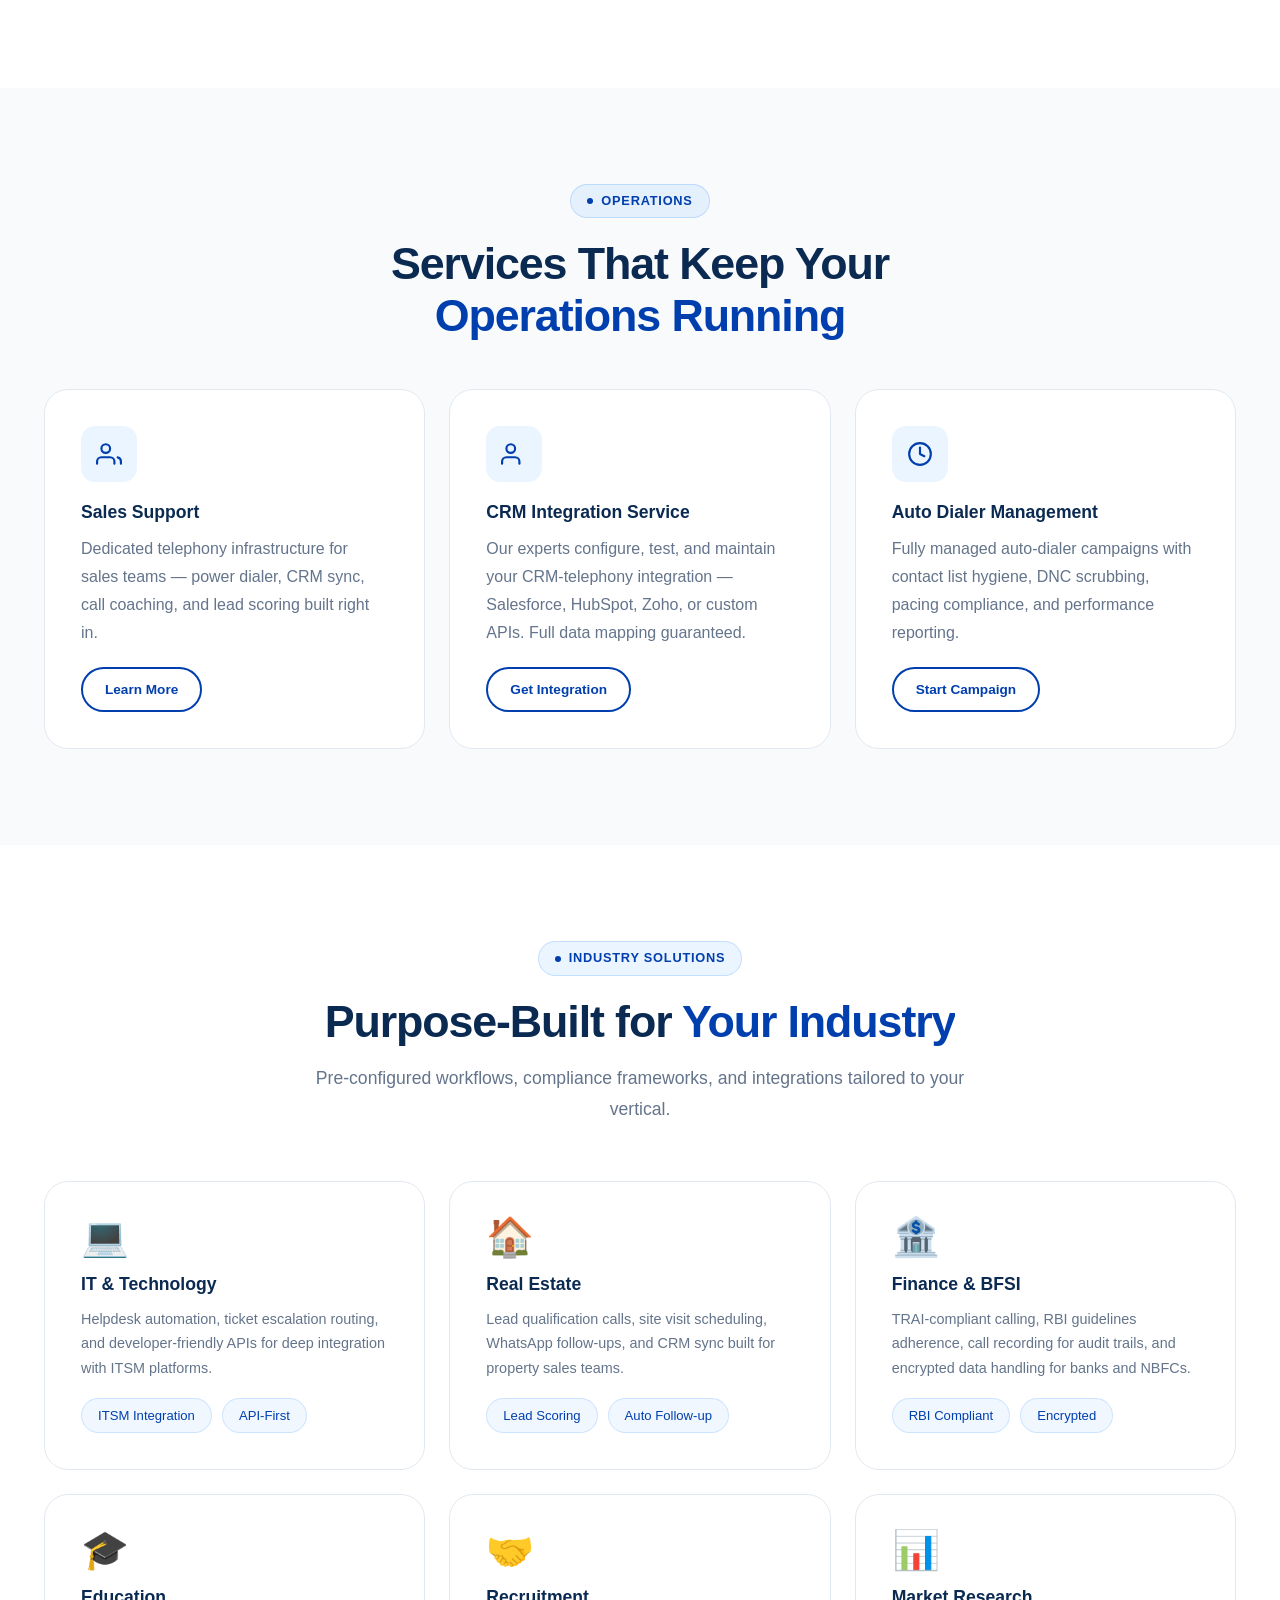
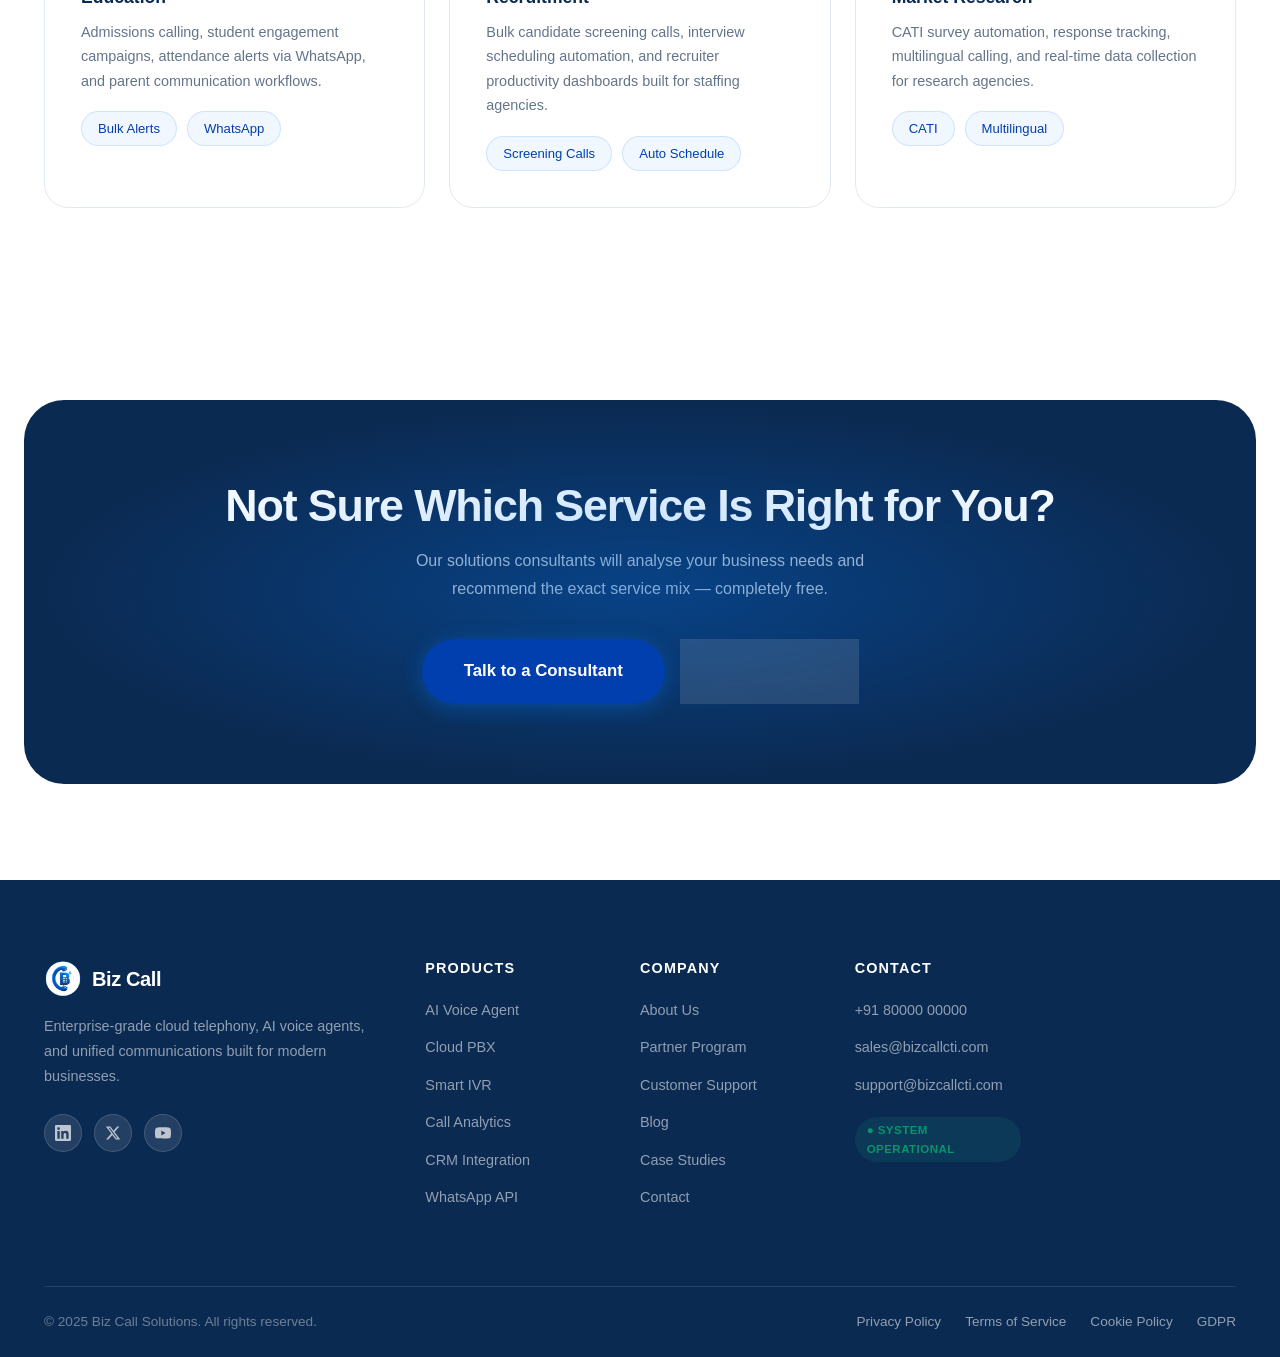
<file: services.html>
<!DOCTYPE html>
<html lang="en">
<head>
  <meta charset="UTF-8">
  <meta name="viewport" content="width=device-width, initial-scale=1.0">
  <title>Services — Biz Call Solutions</title>
  <meta name="description" content="Virtual Phone System, Predictive Dialer, Call Center Solutions, Voice Broadcasting, and industry-specific telecom services for IT, Real Estate, Finance, Education and more.">
  <link rel="stylesheet" href="css/global.css">
  <link rel="stylesheet" href="css/nav.css">
  <link rel="stylesheet" href="css/Services.css">
</head>
<body data-page="services">
  <div id="nav-placeholder"></div>

  <section class="page-hero">
    <div class="container">
      <div class="breadcrumb"><a href="index.html">Home</a><span>/</span>Services</div>
      <div class="section-tag" style="background:rgba(255,255,255,.1);color:rgba(255,255,255,.9);border-color:rgba(255,255,255,.2)">End-to-End Services</div>
      <h1>Services Tailored to<br><span class="grad-text">Your Industry & Scale</span></h1>
      <p>From virtual phone systems to full contact center deployments — we deliver, manage, and optimise your entire communications infrastructure.</p>
      <div style="margin-top:32px;display:flex;gap:16px;flex-wrap:wrap">
        <a href="contact.html" class="btn btn-primary btn-lg">Get a Custom Quote</a>
        <a href="resources.html#cases" class="btn btn-ghost btn-lg">See Case Studies</a>
      </div>
    </div>
  </section>

  <!-- ═══ SOLUTIONS ═══ -->
  <section class="section" id="solutions">
    <div class="container">
      <div class="section-header centered" data-reveal>
        <div class="section-tag">Core Solutions</div>
        <h2>Everything Your Business Needs to<br><span class="grad-text">Communicate at Scale</span></h2>
      </div>

      <div class="services-tabs" data-tab-group style="margin-top:48px">
        <div class="services-tab-nav">
          <button class="stab active" data-tab="virtual-phone">Virtual Phone System</button>
          <button class="stab" data-tab="predictive">Predictive Dialer</button>
          <button class="stab" data-tab="call-center">Call Center Solutions</button>
          <button class="stab" data-tab="voice-broadcast">Voice Broadcasting</button>
          <button class="stab" data-tab="virtual-numbers">Virtual Numbers</button>
        </div>

        <div class="stab-panels">
          <div class="stab-panel active" data-panel="virtual-phone" id="virtual-phone">
            <div class="stab-panel-inner">
              <div class="stab-content" data-reveal>
                <h3>Virtual Phone System</h3>
                <p>Replace your physical phone infrastructure with a fully managed cloud system. Get local, toll-free, or international numbers — all managed from a single dashboard. Works on any device, anywhere.</p>
                <ul class="feature-list">
                  <li>Instant number provisioning in 50+ countries</li>
                  <li>Softphone apps for web, iOS, and Android</li>
                  <li>Auto-attendant, ring groups, and hunt lists</li>
                  <li>Voicemail with email and SMS transcription</li>
                  <li>Call recording and GDPR-compliant storage</li>
                </ul>
                <a href="contact.html" class="btn btn-primary" style="margin-top:24px">Start Today</a>
              </div>
              <div class="stab-visual" data-reveal data-reveal-delay="2">
                <div class="service-stat-card">
                  <div class="ssc-icon">📞</div>
                  <div class="ssc-metric">
                    <span class="ssc-num">5 mins</span>
                    <span class="ssc-label">Average Setup Time</span>
                  </div>
                </div>
                <div class="service-stat-card" style="margin-top:16px">
                  <div class="ssc-icon">🌏</div>
                  <div class="ssc-metric">
                    <span class="ssc-num">50+</span>
                    <span class="ssc-label">Countries Covered</span>
                  </div>
                </div>
                <div class="service-stat-card" style="margin-top:16px">
                  <div class="ssc-icon">💰</div>
                  <div class="ssc-metric">
                    <span class="ssc-num">60%</span>
                    <span class="ssc-label">Cost Savings vs PBX</span>
                  </div>
                </div>
              </div>
            </div>
          </div>

          <div class="stab-panel" data-panel="predictive" id="predictive">
            <div class="stab-panel-inner">
              <div class="stab-content" data-reveal>
                <h3>Predictive Dialer</h3>
                <p>Our AI-powered predictive dialer analyses agent availability, call answer rates, and contact patterns to dial the optimal number of lines simultaneously — maximising connect rates and minimising idle time.</p>
                <ul class="feature-list">
                  <li>AI-driven dialling ratio optimisation</li>
                  <li>Answering machine detection (AMD) up to 97%</li>
                  <li>Real-time pacing adjustment</li>
                  <li>NDNC/DNC list integration</li>
                  <li>Live supervisor dashboards and whisper coaching</li>
                </ul>
                <a href="contact.html" class="btn btn-primary" style="margin-top:24px">Book Demo</a>
              </div>
              <div class="stab-visual" data-reveal data-reveal-delay="2">
                <div class="dialer-visual">
                  <div class="dv-row"><span>Calls Dialed</span><div class="dv-bar"><div style="width:95%"></div></div><strong>950</strong></div>
                  <div class="dv-row"><span>Live Connects</span><div class="dv-bar"><div style="width:72%"></div></div><strong>720</strong></div>
                  <div class="dv-row"><span>Voicemail Skipped</span><div class="dv-bar"><div style="width:18%"></div></div><strong>180</strong></div>
                  <div class="dv-row"><span>Avg Talk Time</span><div class="dv-bar"><div style="width:60%"></div></div><strong>3.1m</strong></div>
                </div>
              </div>
            </div>
          </div>

          <div class="stab-panel" data-panel="call-center" id="call-center">
            <div class="stab-panel-inner">
              <div class="stab-content">
                <h3>Call Center Solutions</h3>
                <p>Full-featured cloud contact center for inbound, outbound, and blended operations. Supports unlimited agents, multiple queues, skills-based routing, and comprehensive reporting.</p>
                <ul class="feature-list">
                  <li>Omnichannel: voice, email, chat, WhatsApp</li>
                  <li>Skills-based and priority routing</li>
                  <li>Real-time and historical reporting</li>
                  <li>Supervisor monitoring and barge-in</li>
                  <li>Workforce management integration</li>
                </ul>
                <a href="contact.html" class="btn btn-primary" style="margin-top:24px">Get Custom Quote</a>
              </div>
              <div class="stab-visual">
                <div class="service-stat-card">
                  <div class="ssc-icon">🏆</div>
                  <div class="ssc-metric">
                    <span class="ssc-num">4×</span>
                    <span class="ssc-label">Agent Productivity Increase</span>
                  </div>
                </div>
                <div class="service-stat-card" style="margin-top:16px">
                  <div class="ssc-icon">⚡</div>
                  <div class="ssc-metric">
                    <span class="ssc-num">< 30s</span>
                    <span class="ssc-label">Average Wait Time</span>
                  </div>
                </div>
              </div>
            </div>
          </div>

          <div class="stab-panel" data-panel="voice-broadcast" id="voice-broadcast">
            <div class="stab-panel-inner">
              <div class="stab-content">
                <h3>Voice Broadcasting</h3>
                <p>Deliver pre-recorded voice messages to thousands of contacts simultaneously. Ideal for payment reminders, appointment confirmations, event alerts, and marketing campaigns.</p>
                <ul class="feature-list">
                  <li>Send to 10,000+ contacts per minute</li>
                  <li>Personalized TTS with variable insertion</li>
                  <li>Press-1 transfer to live agent</li>
                  <li>Campaign analytics and delivery reports</li>
                </ul>
                <a href="contact.html" class="btn btn-primary" style="margin-top:24px">Start Campaign</a>
              </div>
              <div class="stab-visual">
                <div class="service-stat-card">
                  <div class="ssc-icon">📢</div>
                  <div class="ssc-metric">
                    <span class="ssc-num">10K/min</span>
                    <span class="ssc-label">Broadcast Throughput</span>
                  </div>
                </div>
              </div>
            </div>
          </div>

          <div class="stab-panel" data-panel="virtual-numbers" id="virtual-numbers">
            <div class="stab-panel-inner">
              <div class="stab-content">
                <h3>Virtual Numbers</h3>
                <p>Local, mobile, toll-free, and international DID numbers from 50+ countries. Build local presence globally without physical offices. All numbers include full call forwarding and management.</p>
                <ul class="feature-list">
                  <li>Local numbers in 50+ countries</li>
                  <li>1800 toll-free numbers across India</li>
                  <li>International DID numbers</li>
                  <li>SMS-enabled numbers available</li>
                </ul>
                <a href="contact.html" class="btn btn-primary" style="margin-top:24px">Browse Numbers</a>
              </div>
              <div class="stab-visual">
                <div class="service-stat-card">
                  <div class="ssc-icon">🌐</div>
                  <div class="ssc-metric">
                    <span class="ssc-num">50+</span>
                    <span class="ssc-label">Country Coverage</span>
                  </div>
                </div>
              </div>
            </div>
          </div>
        </div>
      </div>
    </div>
  </section>

  <!-- ═══ OPERATIONS ═══ -->
  <section class="section" style="background:var(--surface)" id="operations">
    <div class="container">
      <div class="section-header centered" data-reveal>
        <div class="section-tag">Operations</div>
        <h2>Services That Keep Your<br><span class="grad-text">Operations Running</span></h2>
      </div>
      <div class="grid-3" style="margin-top:48px">
        <div class="card" data-reveal data-reveal-delay="1">
          <div class="icon-box">
            <svg viewBox="0 0 24 24" fill="none" stroke="currentColor" stroke-width="2" stroke-linecap="round" stroke-linejoin="round"><path d="M17 21v-2a4 4 0 00-4-4H5a4 4 0 00-4 4v2"/><circle cx="9" cy="7" r="4"/><path d="M23 21v-2a4 4 0 00-3-3.87"/></svg>
          </div>
          <h4>Sales Support</h4>
          <p>Dedicated telephony infrastructure for sales teams — power dialer, CRM sync, call coaching, and lead scoring built right in.</p>
          <a href="contact.html" class="btn btn-outline btn-sm" style="margin-top:20px">Learn More</a>
        </div>
        <div class="card" data-reveal data-reveal-delay="2">
          <div class="icon-box">
            <svg viewBox="0 0 24 24" fill="none" stroke="currentColor" stroke-width="2" stroke-linecap="round" stroke-linejoin="round"><path d="M17 21v-2a4 4 0 00-4-4H5a4 4 0 00-4 4v2"/><circle cx="9" cy="7" r="4"/></svg>
          </div>
          <h4>CRM Integration Service</h4>
          <p>Our experts configure, test, and maintain your CRM-telephony integration — Salesforce, HubSpot, Zoho, or custom APIs. Full data mapping guaranteed.</p>
          <a href="contact.html" class="btn btn-outline btn-sm" style="margin-top:20px">Get Integration</a>
        </div>
        <div class="card" data-reveal data-reveal-delay="3">
          <div class="icon-box">
            <svg viewBox="0 0 24 24" fill="none" stroke="currentColor" stroke-width="2" stroke-linecap="round" stroke-linejoin="round"><circle cx="12" cy="12" r="10"/><polyline points="12 6 12 12 16 14"/></svg>
          </div>
          <h4>Auto Dialer Management</h4>
          <p>Fully managed auto-dialer campaigns with contact list hygiene, DNC scrubbing, pacing compliance, and performance reporting.</p>
          <a href="contact.html" class="btn btn-outline btn-sm" style="margin-top:20px">Start Campaign</a>
        </div>
      </div>
    </div>
  </section>

  <!-- ═══ INDUSTRIES ═══ -->
  <section class="section" id="industries">
    <div class="container">
      <div class="section-header centered" data-reveal>
        <div class="section-tag">Industry Solutions</div>
        <h2>Purpose-Built for <span class="grad-text">Your Industry</span></h2>
        <p>Pre-configured workflows, compliance frameworks, and integrations tailored to your vertical.</p>
      </div>
      <div class="industries-grid" style="margin-top:56px">
        <div class="industry-card" data-reveal data-reveal-delay="1" id="it">
          <div class="industry-icon">💻</div>
          <h4>IT & Technology</h4>
          <p>Helpdesk automation, ticket escalation routing, and developer-friendly APIs for deep integration with ITSM platforms.</p>
          <div class="tag-chips"><span class="tag-chip">ITSM Integration</span><span class="tag-chip">API-First</span></div>
        </div>
        <div class="industry-card" data-reveal data-reveal-delay="2" id="real-estate">
          <div class="industry-icon">🏠</div>
          <h4>Real Estate</h4>
          <p>Lead qualification calls, site visit scheduling, WhatsApp follow-ups, and CRM sync built for property sales teams.</p>
          <div class="tag-chips"><span class="tag-chip">Lead Scoring</span><span class="tag-chip">Auto Follow-up</span></div>
        </div>
        <div class="industry-card" data-reveal data-reveal-delay="3" id="finance">
          <div class="industry-icon">🏦</div>
          <h4>Finance & BFSI</h4>
          <p>TRAI-compliant calling, RBI guidelines adherence, call recording for audit trails, and encrypted data handling for banks and NBFCs.</p>
          <div class="tag-chips"><span class="tag-chip">RBI Compliant</span><span class="tag-chip">Encrypted</span></div>
        </div>
        <div class="industry-card" data-reveal data-reveal-delay="1" id="education">
          <div class="industry-icon">🎓</div>
          <h4>Education</h4>
          <p>Admissions calling, student engagement campaigns, attendance alerts via WhatsApp, and parent communication workflows.</p>
          <div class="tag-chips"><span class="tag-chip">Bulk Alerts</span><span class="tag-chip">WhatsApp</span></div>
        </div>
        <div class="industry-card" data-reveal data-reveal-delay="2" id="recruitment">
          <div class="industry-icon">🤝</div>
          <h4>Recruitment</h4>
          <p>Bulk candidate screening calls, interview scheduling automation, and recruiter productivity dashboards built for staffing agencies.</p>
          <div class="tag-chips"><span class="tag-chip">Screening Calls</span><span class="tag-chip">Auto Schedule</span></div>
        </div>
        <div class="industry-card" data-reveal data-reveal-delay="3" id="market-research">
          <div class="industry-icon">📊</div>
          <h4>Market Research</h4>
          <p>CATI survey automation, response tracking, multilingual calling, and real-time data collection for research agencies.</p>
          <div class="tag-chips"><span class="tag-chip">CATI</span><span class="tag-chip">Multilingual</span></div>
        </div>
      </div>
    </div>
  </section>

  <!-- ═══ CTA ═══ -->
  <section class="section">
    <div class="cta-section" data-reveal>
      <div>
        <h2 style="color:white">Not Sure Which Service Is Right for You?</h2>
        <p>Our solutions consultants will analyse your business needs and recommend the exact service mix — completely free.</p>
        <div class="cta-actions">
          <a href="contact.html" class="btn btn-primary btn-lg">Talk to a Consultant</a>
          <a href="pricing.html" class="btn btn-ghost btn-lg">See Pricing</a>
        </div>
      </div>
    </div>
  </section>

  <div id="footer-placeholder"></div>
  <script src="js/nav.js"></script>
  <script src="js/footer.js"></script>
  <script src="js/utils.js"></script>
  <script>
    // Tab system for services
    document.addEventListener('DOMContentLoaded', () => {
      document.querySelectorAll('.stab').forEach(btn => {
        btn.addEventListener('click', () => {
          document.querySelectorAll('.stab').forEach(b => b.classList.remove('active'));
          document.querySelectorAll('.stab-panel').forEach(p => p.classList.remove('active'));
          btn.classList.add('active');
          const panel = document.querySelector(`.stab-panel[data-panel="${btn.dataset.tab}"]`);
          if (panel) panel.classList.add('active');
        });
      });
    });
  </script>
    <!--Start of Tawk.to Script-->
<script type="text/javascript">
var Tawk_API=Tawk_API||{}, Tawk_LoadStart=new Date();
(function(){
var s1=document.createElement("script"),s0=document.getElementsByTagName("script")[0];
s1.async=true;
s1.src='https://embed.tawk.to/6a0c250af155db1c33ef7be0/1jovn1d6r';
s1.charset='UTF-8';
s1.setAttribute('crossorigin','*');
s0.parentNode.insertBefore(s1,s0);
})();
</script>
<!--End of Tawk.to Script-->
</body>
</html>
</file>
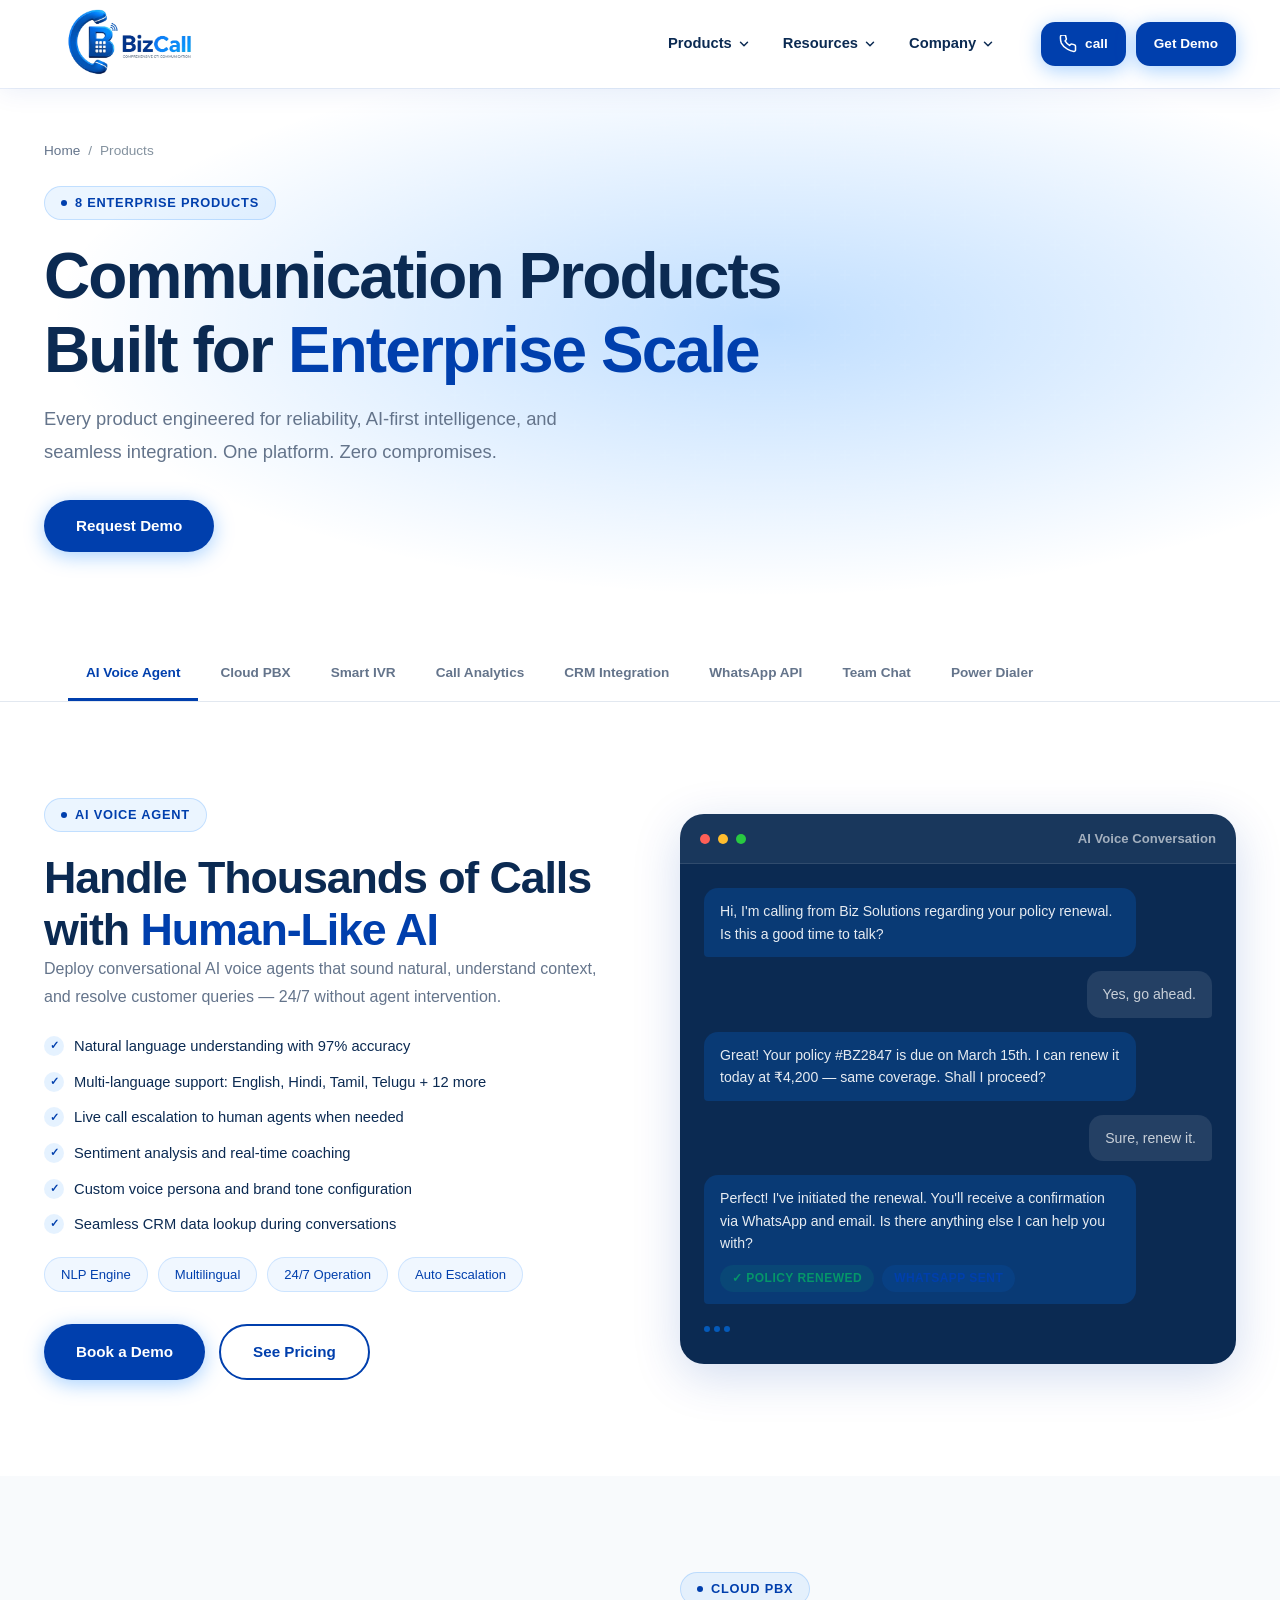
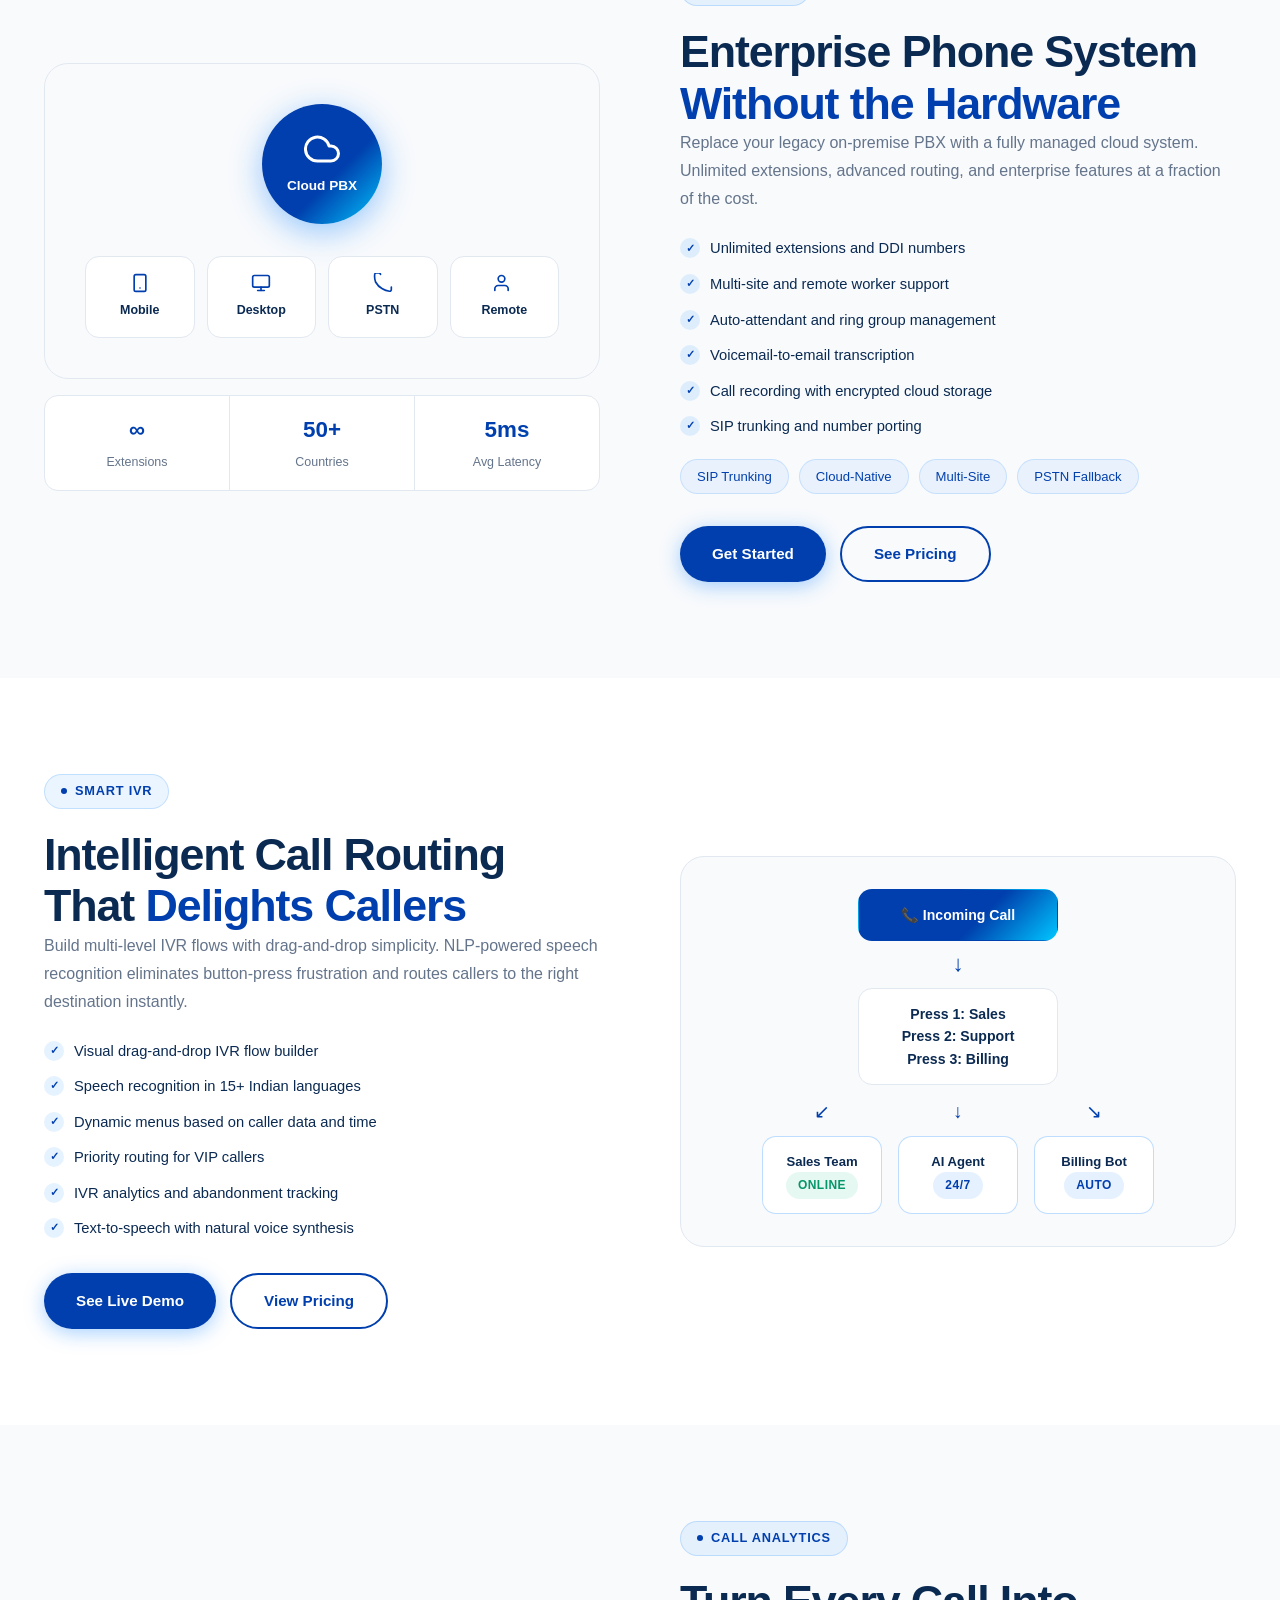
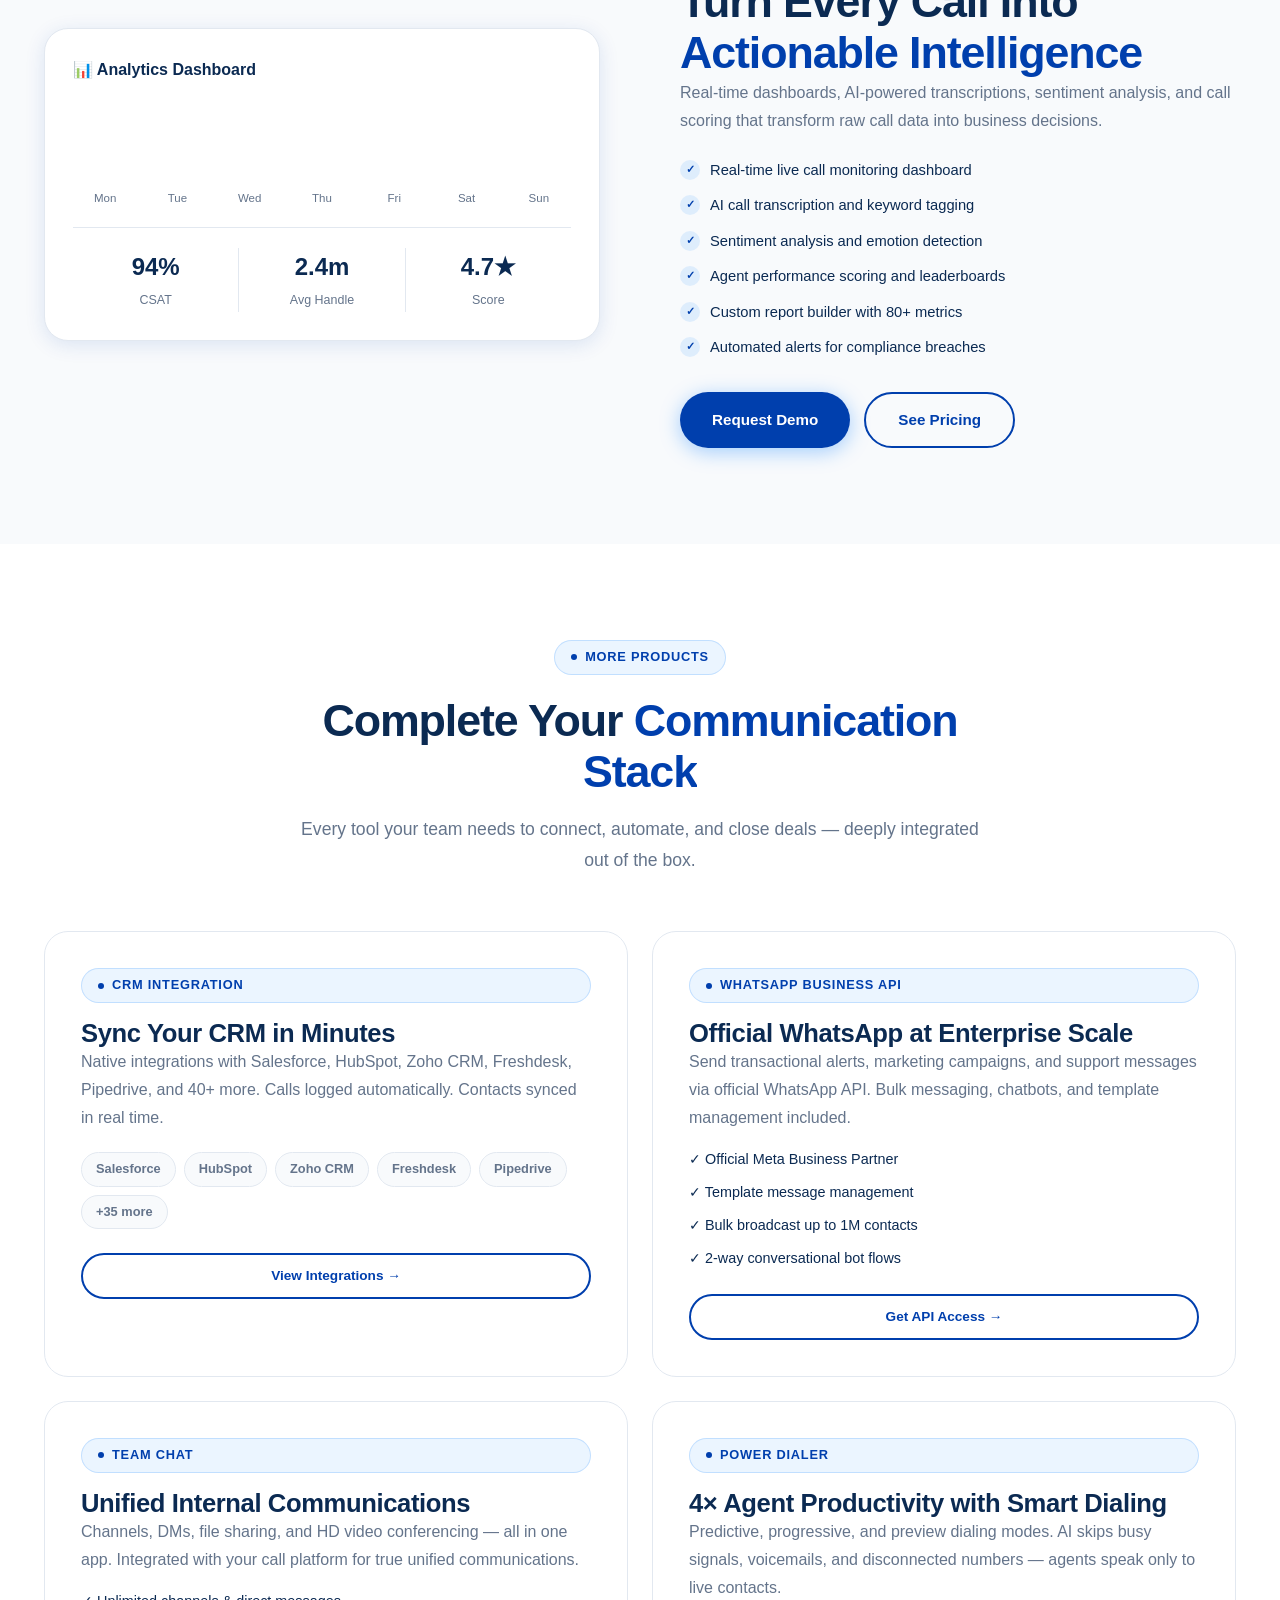
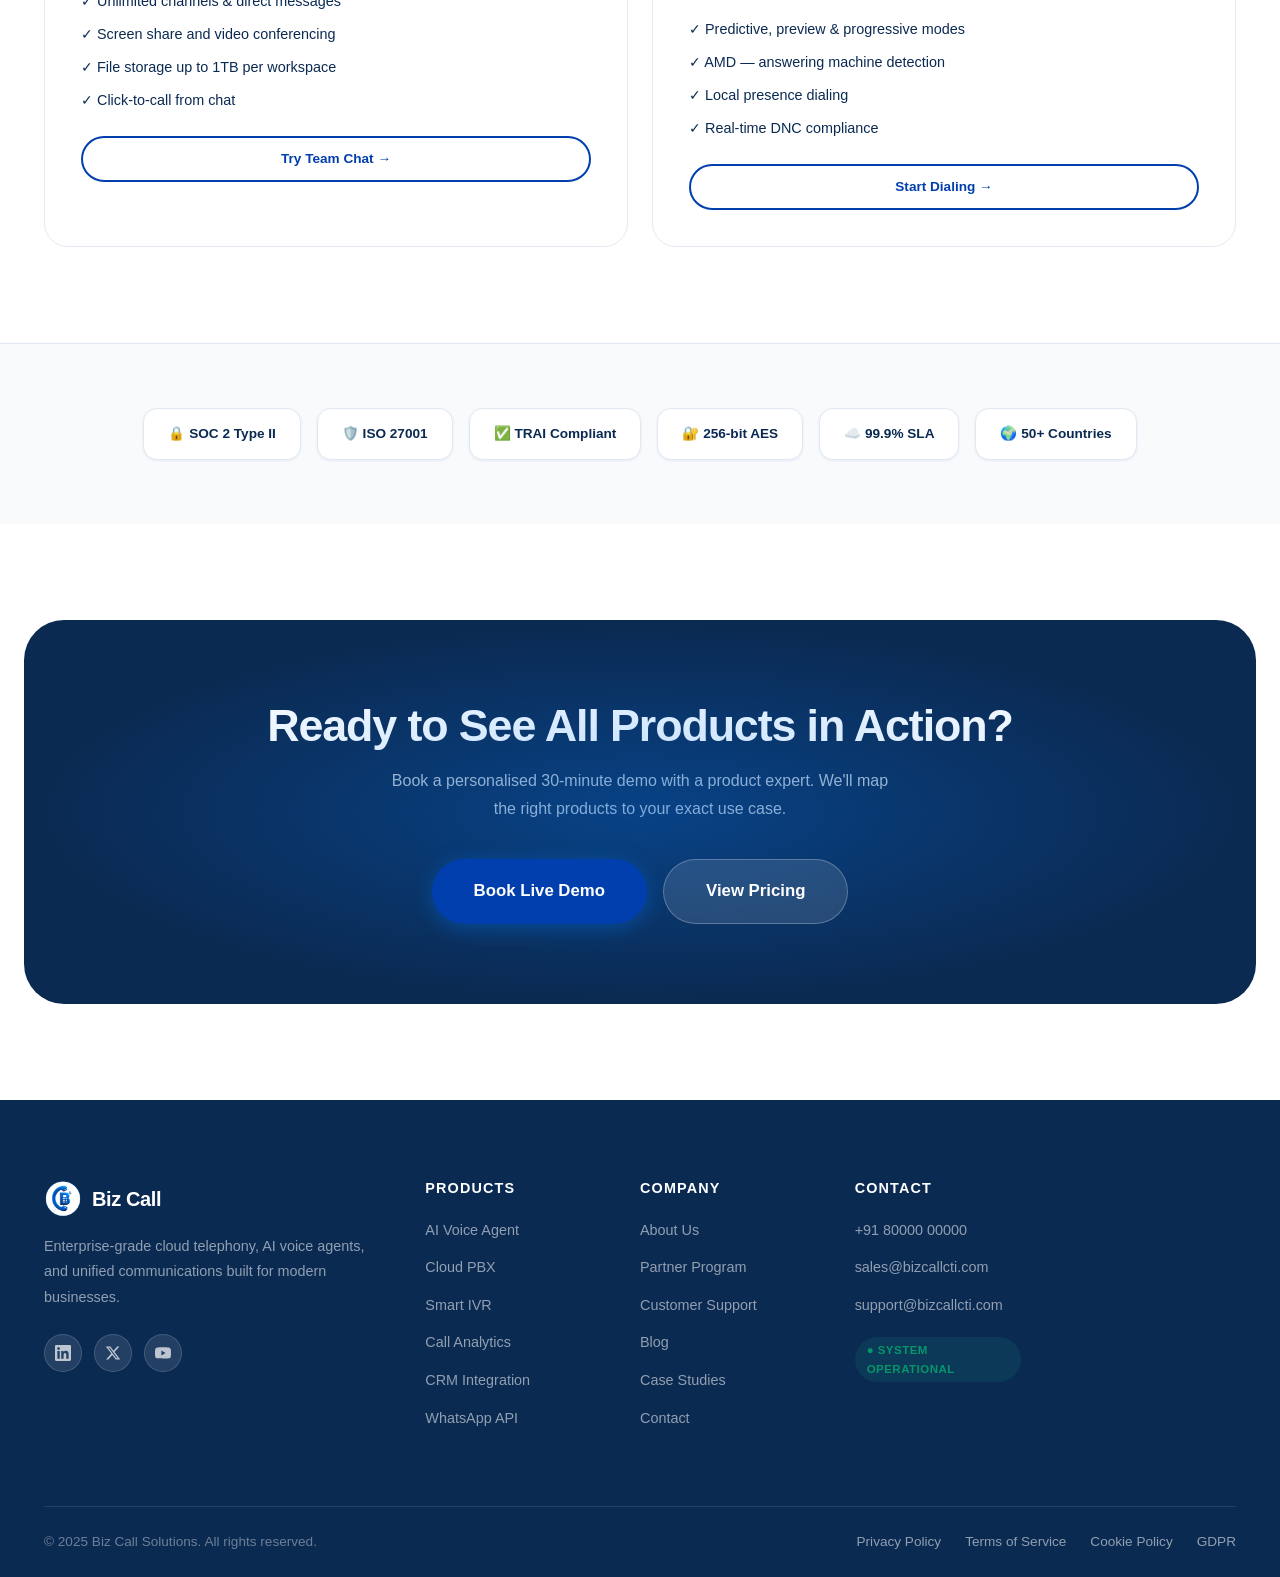
<file: Biz-Call/products.html>
<!DOCTYPE html>
<html lang="en">
<head>
  <meta charset="UTF-8">
  <meta name="viewport" content="width=device-width, initial-scale=1.0">
  <title>Products — Biz Call Solutions</title>
  <meta name="description" content="AI Voice Agent, Cloud PBX, Smart IVR, Call Analytics, CRM Integration, WhatsApp API, Team Chat, Power Dialer — all in one enterprise platform.">
  <link rel="stylesheet" href="css/global.css">
  <link rel="stylesheet" href="css/nav.css">
  <link rel="stylesheet" href="css/products.css">
  <link rel="icon" type="image/png" sizes="32x32" href="images/logo2.png">
</head>
<body data-page="products">

  <div id="nav-placeholder"></div>

  <!-- ═══ PAGE HERO ═══ -->
  <section class="page-hero">
    <div class="container">
      <div class="breadcrumb"><a href="index.html">Home</a><span>/</span>Products</div><div class="section-tag">
  8 Enterprise Products
</div>
      <h1>Communication Products<br>Built for <span class="grad-text">Enterprise Scale</span></h1>
      <p>Every product engineered for reliability, AI-first intelligence, and seamless integration. One platform. Zero compromises.</p>
      <div style="display:flex;gap:16px;margin-top:32px;flex-wrap:wrap">
        <!-- <a href="pricing.html" class="btn btn-primary btn-lg">Start Free Trial</a> -->
        <a href="contact.html" class="btn btn-primary">
  <span>Request Demo</span>
</a>   </div>
    </div>
  </section>

  <!-- ═══ PRODUCT NAV TABS ═══ -->
  <section class="product-tabs-bar">
    <div class="container">
      <div class="product-tabs">
        <a href="#ai-voice" class="ptab active">AI Voice Agent</a>
        <a href="#cloud-pbx" class="ptab">Cloud PBX</a>
        <a href="#smart-ivr" class="ptab">Smart IVR</a>
        <a href="#analytics" class="ptab">Call Analytics</a>
        <a href="#crm" class="ptab">CRM Integration</a>
        <a href="#whatsapp" class="ptab">WhatsApp API</a>
        <a href="#team-chat" class="ptab">Team Chat</a>
        <a href="#power-dialer" class="ptab">Power Dialer</a>
      </div>
    </div>
  </section>

  <!-- ═══ AI VOICE AGENT ═══ -->
  <section class="section product-section" id="ai-voice">
    <div class="container">
      <div class="product-feature-grid">
        <div class="product-feature-content" data-reveal>
          <div class="section-tag">AI Voice Agent</div>
          <h2>Handle Thousands of Calls<br>with <span class="grad-text">Human-Like AI</span></h2>
          <p>Deploy conversational AI voice agents that sound natural, understand context, and resolve customer queries — 24/7 without agent intervention.</p>
          <ul class="feature-list">
            <li>Natural language understanding with 97% accuracy</li>
            <li>Multi-language support: English, Hindi, Tamil, Telugu + 12 more</li>
            <li>Live call escalation to human agents when needed</li>
            <li>Sentiment analysis and real-time coaching</li>
            <li>Custom voice persona and brand tone configuration</li>
            <li>Seamless CRM data lookup during conversations</li>
          </ul>
          <div class="tag-chips">
            <span class="tag-chip">NLP Engine</span>
            <span class="tag-chip">Multilingual</span>
            <span class="tag-chip">24/7 Operation</span>
            <span class="tag-chip">Auto Escalation</span>
          </div>
          <div style="margin-top:32px;display:flex;gap:14px;flex-wrap:wrap">
            <a href="contact.html" class="btn btn-primary">Book a Demo</a>
            <a href="pricing.html" class="btn btn-outline">See Pricing</a>
          </div>
        </div>
        <div class="product-feature-visual" data-reveal data-reveal-delay="2">
          <div class="product-demo-card">
            <div class="pdc-header">
              <div class="pdc-dot pdc-dot-red"></div>
              <div class="pdc-dot pdc-dot-yellow"></div>
              <div class="pdc-dot pdc-dot-green"></div>
              <span class="pdc-title">AI Voice Conversation</span>
            </div>
            <div class="pdc-body">
              <div class="chat-bubble ai">Hi, I'm calling from Biz Solutions regarding your policy renewal. Is this a good time to talk?</div>
              <div class="chat-bubble user">Yes, go ahead.</div>
              <div class="chat-bubble ai">Great! Your policy #BZ2847 is due on March 15th. I can renew it today at ₹4,200 — same coverage. Shall I proceed?</div>
              <div class="chat-bubble user">Sure, renew it.</div>
              <div class="chat-bubble ai">
                Perfect! I've initiated the renewal. You'll receive a confirmation via WhatsApp and email. Is there anything else I can help you with?
                <div class="ai-action-row">
                  <span class="badge badge-green">✓ Policy Renewed</span>
                  <span class="badge badge-blue">WhatsApp Sent</span>
                </div>
              </div>
              <div class="typing-indicator"><span></span><span></span><span></span></div>
            </div>
          </div>
        </div>
      </div>
    </div>
  </section>

  <!-- ═══ CLOUD PBX ═══ -->
  <section class="section product-section alt-bg" id="cloud-pbx">
    <div class="container">
      <div class="product-feature-grid reverse">
        <div class="product-feature-content" data-reveal>
          <div class="section-tag">Cloud PBX</div>
          <h2>Enterprise Phone System<br><span class="grad-text">Without the Hardware</span></h2>
          <p>Replace your legacy on-premise PBX with a fully managed cloud system. Unlimited extensions, advanced routing, and enterprise features at a fraction of the cost.</p>
          <ul class="feature-list">
            <li>Unlimited extensions and DDI numbers</li>
            <li>Multi-site and remote worker support</li>
            <li>Auto-attendant and ring group management</li>
            <li>Voicemail-to-email transcription</li>
            <li>Call recording with encrypted cloud storage</li>
            <li>SIP trunking and number porting</li>
          </ul>
          <div class="tag-chips">
            <span class="tag-chip">SIP Trunking</span>
            <span class="tag-chip">Cloud-Native</span>
            <span class="tag-chip">Multi-Site</span>
            <span class="tag-chip">PSTN Fallback</span>
          </div>
          <div style="margin-top:32px;display:flex;gap:14px">
            <a href="contact.html" class="btn btn-primary">Get Started</a>
            <a href="pricing.html" class="btn btn-outline">See Pricing</a>
          </div>
        </div>
        <div class="product-feature-visual" data-reveal data-reveal-delay="2">
          <div class="pbx-diagram">
            <div class="pbx-center">
              <div class="pbx-core">
                <svg viewBox="0 0 24 24" fill="none" stroke="currentColor" stroke-width="2" stroke-linecap="round" stroke-linejoin="round" width="36" height="36"><path d="M18 10h-1.26A8 8 0 109 20h9a5 5 0 000-10z"/></svg>
                <span>Cloud PBX</span>
              </div>
            </div>
            <div class="pbx-nodes">
              <div class="pbx-node pbx-node-1">
                <svg viewBox="0 0 24 24" fill="none" stroke="currentColor" stroke-width="2" stroke-linecap="round" stroke-linejoin="round" width="20" height="20"><rect x="5" y="2" width="14" height="20" rx="2" ry="2"/><line x1="12" y1="18" x2="12.01" y2="18"/></svg>
                <span>Mobile</span>
              </div>
              <div class="pbx-node pbx-node-2">
                <svg viewBox="0 0 24 24" fill="none" stroke="currentColor" stroke-width="2" stroke-linecap="round" stroke-linejoin="round" width="20" height="20"><rect x="2" y="3" width="20" height="14" rx="2"/><line x1="8" y1="21" x2="16" y2="21"/><line x1="12" y1="17" x2="12" y2="21"/></svg>
                <span>Desktop</span>
              </div>
              <div class="pbx-node pbx-node-3">
                <svg viewBox="0 0 24 24" fill="none" stroke="currentColor" stroke-width="2" stroke-linecap="round" stroke-linejoin="round" width="20" height="20"><path d="M22 16.92v3a2 2 0 01-2.18 2 19.79 19.79 0 01-8.63-3.07A19.5 19.5 0 013.07 10.8 19.79 19.79 0 012 2.18 2 2 0 014 0h3a2 2 0 012 1.72"/></svg>
                <span>PSTN</span>
              </div>
              <div class="pbx-node pbx-node-4">
                <svg viewBox="0 0 24 24" fill="none" stroke="currentColor" stroke-width="2" stroke-linecap="round" stroke-linejoin="round" width="20" height="20"><path d="M17 21v-2a4 4 0 00-4-4H5a4 4 0 00-4 4v2"/><circle cx="9" cy="7" r="4"/></svg>
                <span>Remote</span>
              </div>
            </div>
          </div>
          <div class="pbx-stats">
            <div class="pbx-stat"><strong>∞</strong><span>Extensions</span></div>
            <div class="pbx-stat"><strong>50+</strong><span>Countries</span></div>
            <div class="pbx-stat"><strong>5ms</strong><span>Avg Latency</span></div>
          </div>
        </div>
      </div>
    </div>
  </section>

  <!-- ═══ SMART IVR ═══ -->
  <section class="section product-section" id="smart-ivr">
    <div class="container">
      <div class="product-feature-grid">
        <div class="product-feature-content" data-reveal>
          <div class="section-tag">Smart IVR</div>
          <h2>Intelligent Call Routing<br>That <span class="grad-text">Delights Callers</span></h2>
          <p>Build multi-level IVR flows with drag-and-drop simplicity. NLP-powered speech recognition eliminates button-press frustration and routes callers to the right destination instantly.</p>
          <ul class="feature-list">
            <li>Visual drag-and-drop IVR flow builder</li>
            <li>Speech recognition in 15+ Indian languages</li>
            <li>Dynamic menus based on caller data and time</li>
            <li>Priority routing for VIP callers</li>
            <li>IVR analytics and abandonment tracking</li>
            <li>Text-to-speech with natural voice synthesis</li>
          </ul>
          <div style="margin-top:32px;display:flex;gap:14px">
            <a href="contact.html" class="btn btn-primary">See Live Demo</a>
            <a href="pricing.html" class="btn btn-outline">View Pricing</a>
          </div>
        </div>
        <div class="product-feature-visual" data-reveal data-reveal-delay="2">
          <div class="ivr-flow">
            <div class="ivr-node ivr-start">📞 Incoming Call</div>
            <div class="ivr-arrow">↓</div>
            <div class="ivr-node ivr-menu">Press 1: Sales<br>Press 2: Support<br>Press 3: Billing</div>
            <div class="ivr-branches">
              <div class="ivr-branch">
                <div class="ivr-arrow-branch">↙</div>
                <div class="ivr-node ivr-action">Sales Team<br><span class="badge badge-green">Online</span></div>
              </div>
              <div class="ivr-branch">
                <div class="ivr-arrow-branch">↓</div>
                <div class="ivr-node ivr-action">AI Agent<br><span class="badge badge-blue">24/7</span></div>
              </div>
              <div class="ivr-branch">
                <div class="ivr-arrow-branch">↘</div>
                <div class="ivr-node ivr-action">Billing Bot<br><span class="badge badge-blue">Auto</span></div>
              </div>
            </div>
          </div>
        </div>
      </div>
    </div>
  </section>

  <!-- ═══ CALL ANALYTICS ═══ -->
  <section class="section product-section alt-bg" id="analytics">
    <div class="container">
      <div class="product-feature-grid reverse">
        <div class="product-feature-content" data-reveal>
          <div class="section-tag">Call Analytics</div>
          <h2>Turn Every Call Into<br><span class="grad-text">Actionable Intelligence</span></h2>
          <p>Real-time dashboards, AI-powered transcriptions, sentiment analysis, and call scoring that transform raw call data into business decisions.</p>
          <ul class="feature-list">
            <li>Real-time live call monitoring dashboard</li>
            <li>AI call transcription and keyword tagging</li>
            <li>Sentiment analysis and emotion detection</li>
            <li>Agent performance scoring and leaderboards</li>
            <li>Custom report builder with 80+ metrics</li>
            <li>Automated alerts for compliance breaches</li>
          </ul>
          <div style="margin-top:32px;display:flex;gap:14px">
            <a href="contact.html" class="btn btn-primary">Request Demo</a>
            <a href="pricing.html" class="btn btn-outline">See Pricing</a>
          </div>
        </div>
        <div class="product-feature-visual" data-reveal data-reveal-delay="2">
          <div class="analytics-card">
            <div class="analytics-header">📊 Analytics Dashboard</div>
            <div class="analytics-metrics">
              <div class="am-item"><div class="am-bar" style="height:80%"></div><span>Mon</span></div>
              <div class="am-item"><div class="am-bar" style="height:65%"></div><span>Tue</span></div>
              <div class="am-item"><div class="am-bar" style="height:90%"></div><span>Wed</span></div>
              <div class="am-item"><div class="am-bar" style="height:55%"></div><span>Thu</span></div>
              <div class="am-item"><div class="am-bar" style="height:75%"></div><span>Fri</span></div>
              <div class="am-item"><div class="am-bar" style="height:45%"></div><span>Sat</span></div>
              <div class="am-item"><div class="am-bar" style="height:30%"></div><span>Sun</span></div>
            </div>
            <div class="analytics-kpis">
              <div class="kpi"><span class="kpi-val">94%</span><span class="kpi-label">CSAT</span></div>
              <div class="kpi"><span class="kpi-val">2.4m</span><span class="kpi-label">Avg Handle</span></div>
              <div class="kpi"><span class="kpi-val">4.7★</span><span class="kpi-label">Score</span></div>
            </div>
          </div>
        </div>
      </div>
    </div>
  </section>

  <!-- ═══ CRM + WHATSAPP + TEAM CHAT + POWER DIALER (grid) ═══ -->
  <section class="section" id="crm">
    <div class="container">
      <div class="section-header centered" data-reveal>
        <div class="section-tag">More Products</div>
        <h2>Complete Your <span class="grad-text">Communication Stack</span></h2>
        <p>Every tool your team needs to connect, automate, and close deals — deeply integrated out of the box.</p>
      </div>
      <div class="grid-2" style="margin-top:56px">

        <div class="card product-detail-card" id="crm-card" data-reveal data-reveal-delay="1">
          <div class="pdc-tag section-tag" style="margin-bottom:16px">CRM Integration</div>
          <h3>Sync Your CRM in Minutes</h3>
          <p>Native integrations with Salesforce, HubSpot, Zoho CRM, Freshdesk, Pipedrive, and 40+ more. Calls logged automatically. Contacts synced in real time.</p>
          <div class="crm-logos">
            <span class="crm-logo-pill">Salesforce</span>
            <span class="crm-logo-pill">HubSpot</span>
            <span class="crm-logo-pill">Zoho CRM</span>
            <span class="crm-logo-pill">Freshdesk</span>
            <span class="crm-logo-pill">Pipedrive</span>
            <span class="crm-logo-pill">+35 more</span>
          </div>
          <a href="contact.html" class="btn btn-outline btn-sm" style="margin-top:24px">View Integrations →</a>
        </div>

        <div class="card product-detail-card" id="whatsapp" data-reveal data-reveal-delay="2">
          <div class="section-tag" style="margin-bottom:16px">WhatsApp Business API</div>
          <h3>Official WhatsApp at Enterprise Scale</h3>
          <p>Send transactional alerts, marketing campaigns, and support messages via official WhatsApp API. Bulk messaging, chatbots, and template management included.</p>
          <ul class="feature-list-sm">
            <li>✓ Official Meta Business Partner</li>
            <li>✓ Template message management</li>
            <li>✓ Bulk broadcast up to 1M contacts</li>
            <li>✓ 2-way conversational bot flows</li>
          </ul>
          <a href="contact.html" class="btn btn-outline btn-sm" style="margin-top:24px">Get API Access →</a>
        </div>

        <div class="card product-detail-card" id="team-chat" data-reveal data-reveal-delay="1">
          <div class="section-tag" style="margin-bottom:16px">Team Chat</div>
          <h3>Unified Internal Communications</h3>
          <p>Channels, DMs, file sharing, and HD video conferencing — all in one app. Integrated with your call platform for true unified communications.</p>
          <ul class="feature-list-sm">
            <li>✓ Unlimited channels & direct messages</li>
            <li>✓ Screen share and video conferencing</li>
            <li>✓ File storage up to 1TB per workspace</li>
            <li>✓ Click-to-call from chat</li>
          </ul>
          <a href="contact.html" class="btn btn-outline btn-sm" style="margin-top:24px">Try Team Chat →</a>
        </div>

        <div class="card product-detail-card" id="power-dialer" data-reveal data-reveal-delay="2">
          <div class="section-tag" style="margin-bottom:16px">Power Dialer</div>
          <h3>4× Agent Productivity with Smart Dialing</h3>
          <p>Predictive, progressive, and preview dialing modes. AI skips busy signals, voicemails, and disconnected numbers — agents speak only to live contacts.</p>
          <ul class="feature-list-sm">
            <li>✓ Predictive, preview & progressive modes</li>
            <li>✓ AMD — answering machine detection</li>
            <li>✓ Local presence dialing</li>
            <li>✓ Real-time DNC compliance</li>
          </ul>
          <a href="contact.html" class="btn btn-outline btn-sm" style="margin-top:24px">Start Dialing →</a>
        </div>
      </div>
    </div>
  </section>

  <!-- ═══ TRUST BADGES ═══ -->
  <section class="section-sm" style="background:var(--surface);border-top:1px solid var(--border)">
    <div class="container">
      <div class="trust-badges-row" data-reveal>
        <div class="trust-badge">🔒 SOC 2 Type II</div>
        <div class="trust-badge">🛡️ ISO 27001</div>
        <div class="trust-badge">✅ TRAI Compliant</div>
        <div class="trust-badge">🔐 256-bit AES</div>
        <div class="trust-badge">☁️ 99.9% SLA</div>
        <div class="trust-badge">🌍 50+ Countries</div>
      </div>
    </div>
  </section>

  <!-- ═══ CTA ═══ -->
  <section class="section">
    <div class="cta-section" data-reveal>
      <div>
        <h2 style="color:white">Ready to See All Products in Action?</h2>
        <p>Book a personalised 30-minute demo with a product expert. We'll map the right products to your exact use case.</p>
        <div class="cta-actions">
          <a href="contact.html" class="btn btn-primary btn-lg">Book Live Demo</a>
          <a href="pricing.html" class="btn btn-ghost btn-lg">View Pricing</a>
        </div>
      </div>
    </div>
  </section>

  <div id="footer-placeholder"></div>
  <script src="js/nav.js"></script>
  <script src="js/footer.js"></script>
  <script src="js/utils.js"></script>
    <!--Start of Tawk.to Script-->
<script type="text/javascript">
var Tawk_API=Tawk_API||{}, Tawk_LoadStart=new Date();
(function(){
var s1=document.createElement("script"),s0=document.getElementsByTagName("script")[0];
s1.async=true;
s1.src='https://embed.tawk.to/6a0c250af155db1c33ef7be0/1jovn1d6r';
s1.charset='UTF-8';
s1.setAttribute('crossorigin','*');
s0.parentNode.insertBefore(s1,s0);
})();
</script>
<!--End of Tawk.to Script-->
</body>
</html>
</file>
<file: css/global.css>
/* ============================================================
   BIZ CALL SOLUTIONS — Global CSS (Updated: White Theme + Animations)
   ============================================================ */


/* ─── CSS Custom Properties ─── */
:root {
  --deep-blue:   #003FAD;
  --primary:     #007BFF;
  --light-accent:#27B6FF;
  --gradient-end:#00C6FF;
  --white:       #FFFFFF;
  --surface:     #F4F8FF;
  --navy:        #0A2540;
  --gray:        #5B657A;
  --border:      #E2E8F4;
  --shadow-sm:   0 1px 3px rgba(0,63,173,.08);
  --shadow-md:   0 4px 20px rgba(0,63,173,.12);
  --shadow-lg:   0 12px 48px rgba(0,63,173,.18);
  --radius-sm:   8px;
  --radius-md:   14px;
  --radius-lg:   24px;
  --radius-xl:   40px;
  --grad-primary: linear-gradient(135deg, var(--deep-blue) 0%, var(--primary) 60%, var(--gradient-end) 100%);
  --grad-accent:  linear-gradient(135deg, var(--light-accent), var(--gradient-end));
  /* --font-display: 'Syne', sans-serif;
  --font-body:    'DM Sans', sans-serif; */
  --nav-h:        72px;
  --transition:   0.28s cubic-bezier(.4,0,.2,1);
  --font-display: 'Segoe UI', Arial, sans-serif;
  --font-body: 'Segoe UI', Arial, sans-serif;
}

/* ─── Reset & Base ─── */
*, *::before, *::after { box-sizing: border-box; margin: 0; padding: 0; }
html { scroll-behavior: smooth; font-size: 16px; }
body {
  font-family: var(--font-body);
  color: var(--navy);
  background: var(--white);
  line-height: 1.6;
  -webkit-font-smoothing: antialiased;
  overflow-x: hidden;
}
img { max-width: 100%; display: block; }
a { color: inherit; text-decoration: none; }
ul { list-style: none; }
button { cursor: pointer; border: none; background: none; font-family: inherit; }

/* ─── Typography ─── */
h1,h2,h3,h4,h5,h6 { font-family: var(--font-display); line-height: 1.15; font-weight: 700; color: var(--navy); }
h1 { font-size: clamp(2.4rem, 5vw, 4rem); letter-spacing: -0.03em; }
h2 { font-size: clamp(1.8rem, 3.5vw, 2.8rem); letter-spacing: -0.025em; }
h3 { font-size: clamp(1.25rem, 2.2vw, 1.6rem); letter-spacing: -0.015em; }
h4 { font-size: 1.1rem; }
p  { font-size: 1rem; line-height: 1.75; color: var(--gray); }

/* ─── Layout Helpers ─── */
.container { max-width: 1240px; margin: 0 auto; padding: 0 24px; }
.section { padding: 96px 0; }
.section-sm { padding: 64px 0; }

/* ─── Section Tag ─── */
.section-tag {
  display: inline-flex; align-items: center; gap: 8px;
  background: rgba(0,123,255,.08); color: var(--primary);
  border: 1px solid rgba(0,123,255,.18);
  border-radius: 100px; padding: 6px 16px;
  font-size: .8rem; font-weight: 600; letter-spacing: .06em;
  text-transform: uppercase; margin-bottom: 20px;
  animation: fadeSlideDown 0.6s ease both;
}
.section-tag::before {
  content: ''; display: block; width: 6px; height: 6px;
  border-radius: 50%; background: var(--primary);
  animation: pulse-dot 2s ease infinite;
}
@keyframes pulse-dot {
  0%,100%{ opacity:1; transform:scale(1); }
  50%{ opacity:.5; transform:scale(1.4); }
}

/* ─── Global Keyframes ─── */
@keyframes fadeSlideDown {
  from { opacity: 0; transform: translateY(-16px); }
  to   { opacity: 1; transform: translateY(0); }
}
@keyframes fadeSlideUp {
  from { opacity: 0; transform: translateY(24px); }
  to   { opacity: 1; transform: translateY(0); }
}
@keyframes fadeIn {
  from { opacity: 0; }
  to   { opacity: 1; }
}
@keyframes scaleIn {
  from { opacity: 0; transform: scale(0.92); }
  to   { opacity: 1; transform: scale(1); }
}
@keyframes shimmer {
  0%   { background-position: -200% center; }
  100% { background-position: 200% center; }
}
@keyframes floatUpDown {
  0%,100% { transform: translateY(0); }
  50%     { transform: translateY(-10px); }
}
@keyframes gradientShift {
  0%,100% { background-position: 0% 50%; }
  50%     { background-position: 100% 50%; }
}

.section-header { max-width: 680px; }
.section-header.centered { text-align: center; margin: 0 auto; }
.section-header p { margin-top: 16px; font-size: 1.1rem; }

/* ─── Buttons ─── */
.btn {
  display: inline-flex;
  align-items: center;
  justify-content: center;

  gap: 8px;
  font-family: var(--font-display);
  font-weight: 600;
  font-size: .95rem;

  color: #ffffff;

  border-radius: 100px;
  padding: 14px 32px;

  transition: all var(--transition);
  white-space: nowrap;

  position: relative;
  overflow: hidden;

  z-index: 1;
}
.btn::after {
  content:''; position:absolute; inset:0;
  background: rgba(255,255,255,.12);
  opacity:0; transition: opacity var(--transition);
}
.btn span,
.btn svg {
  position: relative;
  z-index: 2;
  color: #ffffff;
}
.btn:hover::after { opacity:1; }

.btn-primary {
  background: var(--grad-primary);
  background-size: 200% 200%;
  color: var(--white);
  box-shadow: 0 4px 20px rgba(0,123,255,.35);
  animation: gradientShift 4s ease infinite;
}
.btn-primary:hover { transform: translateY(-2px) scale(1.02); box-shadow: 0 10px 36px rgba(0,123,255,.5); }

.btn-outline {
  background: transparent;
  color: var(--primary);
  border: 2px solid var(--primary);
}
.btn-outline:hover { background: rgba(0,123,255,.06); transform: translateY(-2px); box-shadow: 0 6px 20px rgba(0,123,255,.15); }

.btn-ghost {
  background: rgba(255,255,255,.12);
  color: var(--white);
  border: 1px solid rgba(255,255,255,.25);
  backdrop-filter: blur(8px);
}
.btn-ghost:hover { background: rgba(255,255,255,.2); transform: translateY(-2px); }
.btn-sm { padding: 10px 22px; font-size: .85rem; }
.btn-lg { padding: 18px 42px; font-size: 1.05rem; }
.btn svg { width: 18px; height: 18px; flex-shrink: 0; }

/* ─── Cards ─── */
.card {
  background: var(--white);
  border: 1px solid var(--border);
  border-radius: var(--radius-lg);
  padding: 36px;
  transition: all 0.35s cubic-bezier(.4,0,.2,1);
  position: relative; overflow: hidden;
}
.card::before {
  content:''; position:absolute; top:0; left:0; right:0; height:3px;
  background: var(--grad-primary); opacity:0; transition: opacity var(--transition);
}
.card:hover {
  box-shadow: var(--shadow-lg);
  transform: translateY(-6px);
  border-color: rgba(0,123,255,.2);
}
.card:hover::before { opacity:1; }
.card-glass {
  background: rgba(255,255,255,.7);
  backdrop-filter: blur(20px);
  border: 1px solid rgba(255,255,255,.6);
}

/* ─── Icon Box ─── */
.icon-box {
  width: 56px; height: 56px; border-radius: var(--radius-md);
  display: flex; align-items: center; justify-content: center;
  background: rgba(0,123,255,.08); color: var(--primary);
  margin-bottom: 20px; flex-shrink: 0;
  transition: all 0.35s cubic-bezier(.4,0,.2,1);
}
.icon-box svg { width: 26px; height: 26px; }
.card:hover .icon-box {
  background: var(--grad-primary);
  color: var(--white);
  transform: rotate(-6deg) scale(1.1);
  box-shadow: 0 8px 20px rgba(0,123,255,.35);
}

/* ─── Badge ─── */
.badge {
  display: inline-block; padding: 4px 12px;
  border-radius: 100px; font-size: .75rem; font-weight: 600;
  letter-spacing: .04em; text-transform: uppercase;
}
.badge-blue { background: rgba(0,123,255,.1); color: var(--primary); }
.badge-green { background: rgba(16,185,129,.1); color: #059669; }
.badge-orange { background: rgba(245,158,11,.1); color: #d97706; }

/* ─── Trust Bar ─── */
.trust-bar {
  display: flex; align-items: center; gap: 32px;
  flex-wrap: wrap; margin-top: 40px;
}
.trust-item {
  display: flex; align-items: center; gap: 10px;
  font-size: .88rem; font-weight: 500; color: rgba(255,255,255,.75);
  transition: color var(--transition);
}
.trust-item:hover { color: white; }
.trust-item svg { color: #10b981; width: 18px; height: 18px; }

/* ─── Grid Systems ─── */
.grid-2 { display: grid; grid-template-columns: repeat(2, 1fr); gap: 24px; }
.grid-3 { display: grid; grid-template-columns: repeat(3, 1fr); gap: 24px; }
.grid-4 { display: grid; grid-template-columns: repeat(4, 1fr); gap: 24px; }

/* ─── Divider ─── */
.divider { height: 1px; background: var(--border); margin: 0; }

/* ─── Gradient Text ─── */
.grad-text {
  background: var(--grad-primary);
  background-size: 200% 200%;
  -webkit-background-clip: text;
  -webkit-text-fill-color: transparent;
  background-clip: text;
  animation: gradientShift 5s ease infinite;
}

/* ─── Scroll Reveal ─── */
[data-reveal] {
  opacity: 0; transform: translateY(32px);
  transition: opacity .75s cubic-bezier(.4,0,.2,1), transform .75s cubic-bezier(.4,0,.2,1);
}
[data-reveal].revealed { opacity: 1; transform: none; }
[data-reveal-delay="1"] { transition-delay: .1s; }
[data-reveal-delay="2"] { transition-delay: .2s; }
[data-reveal-delay="3"] { transition-delay: .3s; }
[data-reveal-delay="4"] { transition-delay: .4s; }
[data-reveal-delay="5"] { transition-delay: .5s; }

/* ─── Page Hero ─── */
.page-hero {
  background: var(--white);
  padding: 140px 0 96px;
  position: relative; overflow: hidden;
}
.page-hero::before {
  content:''; position:absolute; inset:0;
  background: radial-gradient(ellipse 80% 60% at 60% 50%, rgba(0,123,255,.25) 0%, transparent 70%);
}
.page-hero::after {
  content:''; position:absolute; inset:0;
  background: url("data:image/svg+xml,%3Csvg width='60' height='60' viewBox='0 0 60 60' xmlns='http://www.w3.org/2000/svg'%3E%3Cg fill='none' fill-rule='evenodd'%3E%3Cg fill='%23ffffff' fill-opacity='0.03'%3E%3Cpath d='M36 34v-4h-2v4h-4v2h4v4h2v-4h4v-2h-4zm0-30V0h-2v4h-4v2h4v4h2V6h4V4h-4zM6 34v-4H4v4H0v2h4v4h2v-4h4v-2H6zM6 4V0H4v4H0v2h4v4h2V6h4V4H6z'/%3E%3C/g%3E%3C/g%3E%3C/svg%3E");
}
.page-hero .container { position: relative; z-index: 1; }
.page-hero h1 { color: var(--navy); }
.page-hero p { color: var(--gray); font-size: 1.15rem; margin-top: 16px; max-width: 560px; }
.breadcrumb {
  display: flex; align-items: center; gap: 8px;
  font-size: .85rem; color: rgba(10,37,64,.5);
  margin-bottom: 24px;
}
.breadcrumb a { color: var(--gray); }
.breadcrumb span { color: (10,37,64,.5); }

/* ─── Pricing Toggle ─── */
.toggle-wrap {
  display: flex; align-items: center; gap: 16px;
  background: var(--surface); border: 1px solid var(--border);
  border-radius: 100px; padding: 6px; width: fit-content; margin: 0 auto;
}
.toggle-label { font-size: .9rem; font-weight: 600; color: var(--gray); padding: 0 12px; }
.toggle-label.active { color: var(--navy); }
.toggle-switch {
  width: 52px; height: 28px;
  background: var(--grad-primary); border-radius: 100px;
  position: relative; cursor: pointer; flex-shrink: 0;
}
.toggle-switch::after {
  content:''; position:absolute; top:3px; left:3px;
  width:22px; height:22px; border-radius:50%;
  background: var(--white); transition: transform var(--transition);
}
.toggle-switch.yearly::after { transform: translateX(24px); }
.save-badge {
  background: #dcfce7; color: #16a34a;
  border-radius: 100px; padding: 3px 10px;
  font-size: .75rem; font-weight: 700;
}

/* ─── Form Elements ─── */
.form-group { margin-bottom: 20px; }
.form-label {
  display: block; font-size: .85rem; font-weight: 600;
  color: var(--navy); margin-bottom: 8px;
}
.form-control {
  width: 100%; padding: 13px 18px;
  border: 1.5px solid var(--border);
  border-radius: var(--radius-sm); font-family: var(--font-body);
  font-size: .95rem; color: var(--navy);
  background: var(--white); outline: none;
  transition: border-color var(--transition), box-shadow var(--transition);
}
.form-control:focus {
  border-color: var(--primary);
  box-shadow: 0 0 0 3px rgba(0,123,255,.12);
}
.form-control::placeholder { color: #a0aec0; }
select.form-control { cursor: pointer; }
textarea.form-control { resize: vertical; min-height: 120px; }

/* ─── Stats Strip ─── */
.stats-strip {
  display: grid; grid-template-columns: repeat(5, 2fr);
  border: 1px solid rgba(0,123,255,.10);
  border-radius: var(--radius-lg); overflow: hidden;
  background: linear-gradient(135deg, #ffffff 0%, #f4f8ff 100%);
  box-shadow: 0 14px 40px rgba(0,63,173,.08); margin-top: 50px;
}
.stat-cell {
  padding: 48px 28px; text-align: center;
  border-right: 1px solid rgba(0,123,255,.06);
  transition: all 0.35s cubic-bezier(.4,0,.2,1);
  position: relative;
}
.stat-cell:last-child { border-right: none; }
.stat-cell:hover { background: rgba(0,123,255,.04); transform: translateY(-4px); }
.stat-num {
  font-family: var(--font-display);
  font-size: clamp(2.5rem, 4vw, 4rem); font-weight: 800; line-height: 1;
  letter-spacing: -0.04em;
  background: linear-gradient(135deg, var(--deep-blue), var(--gradient-end));
  -webkit-background-clip: text; -webkit-text-fill-color: transparent; background-clip: text;
}
.stat-label { margin-top: 14px; font-size: .92rem; color: var(--gray); font-weight: 600; line-height: 1.5; max-width: 180px; margin-left: auto; margin-right: auto; }

/* ─── Testimonial Cards ─── */
.testimonial-card {
  background: var(--white); border: 1px solid var(--border);
  border-radius: var(--radius-lg); padding: 32px;
  transition: all 0.35s cubic-bezier(.4,0,.2,1);
}
.testimonial-card:hover { transform: translateY(-6px); box-shadow: var(--shadow-lg); border-color: rgba(0,123,255,.2); }
.testimonial-stars { color: #f59e0b; font-size: 1rem; margin-bottom: 16px; }
.testimonial-text { font-size: 1rem; line-height: 1.75; color: var(--navy); font-style: italic; }
.testimonial-author { display: flex; align-items: center; gap: 14px; margin-top: 24px; }
.author-avatar {
  width: 48px; height: 48px; border-radius: 50%;
  background: var(--grad-primary); display: flex; align-items: center;
  justify-content: center; color: white; font-family: var(--font-display);
  font-weight: 700; font-size: 1.1rem; flex-shrink: 0;
}
.author-name { font-weight: 600; font-size: .95rem; color: var(--navy); }
.author-role { font-size: .82rem; color: var(--gray); }

/* ─── CTA Section ─── */
.cta-section {
  background: var(--navy); border-radius: var(--radius-xl);
  padding: 80px 60px; text-align: center; position: relative; overflow: hidden;
  margin: 0 24px;
}
.cta-section::before {
  content:''; position:absolute; inset:0;
  background: radial-gradient(ellipse 70% 70% at 50% 50%, rgba(0,123,255,.3) 0%, transparent 70%);
}
.cta-section .container { position: relative; z-index:1; }
.cta-section h2 { color: var(--white); }
.cta-section p { color: rgba(255,255,255,.7); margin: 16px auto 36px; max-width: 520px; }
.cta-actions { display: flex; gap: 16px; justify-content: center; flex-wrap: wrap; }

/* ─── Footer ─── */
footer {
  background: var(--navy); color: var(--white);
  padding: 80px 0 0;
}
.footer-grid {
  display: grid; grid-template-columns: 2fr 1fr 1fr 1fr 1fr; gap: 48px;
  padding-bottom: 64px; border-bottom: 1px solid rgba(255,255,255,.1);
}
.footer-brand p { color: rgba(255,255,255,.55); font-size: .9rem; margin: 16px 0 24px; }
.footer-social { display: flex; gap: 12px; }
.social-btn {
  width: 38px; height: 38px; border-radius: 50%;
  background: rgba(255,255,255,.1); display: flex; align-items: center; justify-content: center;
  color: rgba(255,255,255,.7); transition: all var(--transition); border: 1px solid rgba(255,255,255,.15);
}
.social-btn:hover { background: var(--primary); color: white; border-color: var(--primary); transform: translateY(-3px); }
.social-btn svg { width: 16px; height: 16px; }
.footer-col h5 {
  font-family: var(--font-display); font-size: .9rem; font-weight: 700;
  color: var(--white); text-transform: uppercase; letter-spacing: .08em;
  margin-bottom: 20px;
}
.footer-col ul li { margin-bottom: 12px; }
.footer-col ul a {
  color: rgba(255,255,255,.55); font-size: .9rem;
  transition: color var(--transition);
}
.footer-col ul a:hover { color: var(--light-accent); }
.footer-bottom {
  display: flex; align-items: center; justify-content: space-between;
  padding: 24px 0; flex-wrap: wrap; gap: 16px;
  font-size: .85rem; color: rgba(255,255,255,.4);
}
.footer-bottom a { color: rgba(255,255,255,.55); transition: color var(--transition); }
.footer-bottom a:hover { color: var(--light-accent); }

/* ─── Logo ─── */
.logo {
  display: flex; align-items: center; gap: 10px;
  font-family: var(--font-display); font-weight: 800;
  font-size: 1.25rem; color: var(--navy); letter-spacing: -0.02em;
}
.logo .logo-icon {
  width: 38px;
  height: 38px;
  border-radius: 10px;
  display: flex;
  align-items: center;
  justify-content: center;
  flex-shrink: 0;
  background: transparent; /* removed gradient */
  overflow: hidden;
}

.logo .logo-icon img {
  width: 100%;
  height: 100%;
  object-fit: contain;
  display: block;
}

.logo-white {
  color: var(--white);
}
/* ─── Tag Chips ─── */
.tag-chips { display: flex; gap: 10px; flex-wrap: wrap; margin-top: 20px; }
.tag-chip {
  background: rgba(0,123,255,.06); color: var(--primary);
  border: 1px solid rgba(0,123,255,.15); border-radius: 100px;
  padding: 6px 16px; font-size: .82rem; font-weight: 500;
  transition: all var(--transition);
}
.tag-chip:hover { background: rgba(0,123,255,.12); transform: translateY(-2px); }

/* ─── Responsive ─── */
@media (max-width: 1024px) {
  .footer-grid { grid-template-columns: 1fr 1fr 1fr; }
  .footer-brand { grid-column: span 3; }
  .grid-4 { grid-template-columns: repeat(2,1fr); }
}
@media (max-width: 768px) {
  .section { padding: 64px 0; }
  .grid-2, .grid-3 { grid-template-columns: 1fr; }
  .grid-4 { grid-template-columns: 1fr 1fr; }
  .stats-strip { grid-template-columns: 1fr; }
  .stat-cell { border-right: none; border-bottom: 1px solid var(--border); }
  .footer-grid { grid-template-columns: 1fr 1fr; }
  .footer-brand { grid-column: span 2; }
  .cta-section { padding: 56px 28px; }
  .page-hero { padding: 120px 0 72px; }
}
@media (max-width: 480px) {
  .grid-4 { grid-template-columns: 1fr; }
  .footer-grid { grid-template-columns: 1fr; }
  .footer-brand { grid-column: 1; }
  .trust-bar { gap: 16px; }
}
</file>
<file: css/nav.css>
/* ============================================================
   BIZ CALL SOLUTIONS — FINAL WORKING NAV.CSS
   ============================================================ */

:root{
  --nav-h:88px;
  --white:#fff;
  --navy:#0b2a52;
  --primary:#003fad;
  --gray:#64748b;
  --border:#e2e8f0;
  --surface:#f8fafc;
  --transition:.3s ease;
}

/* RESET */
*{
  margin:0;
  padding:0;
  box-sizing:border-box;
}

html,
body{
  width:100%;
  overflow-x:hidden;
}

/* ============================================================
   HEADER
   ============================================================ */

header{
  position:fixed;
  top:0;
  left:0;
  right:0;
  z-index:1000;

  height:var(--nav-h);

  background:#fff;

  backdrop-filter:blur(20px);

  box-shadow:
    0 1px 0 rgba(0,63,173,.08),
    0 4px 24px rgba(0,63,173,.08);

  transition:all .3s ease;
}

header.scrolled{
  background:rgba(255,255,255,.96);
}

/* ============================================================
   NAV INNER
   ============================================================ */

.nav-inner{
  max-width:1240px;
  margin:0 auto;

  height:var(--nav-h);

  display:flex;
  align-items:center;

  gap:32px;

  padding:0 24px;
}

/* ============================================================
   LOGO
   ============================================================ */

.nav-logo{
  display:flex;
  align-items:center;

  margin-right:auto;
}

.nav-logo img,
.bizcall-logo{
  height: 130px;
  width:auto;
  max-width:220px;

  object-fit:contain;
  display:block;
}

/* ============================================================
   DESKTOP NAV
   ============================================================ */

.nav-links{
  display:flex;
  align-items:center;
  gap:4px;
}

.nav-item{
  position:relative;
}

/* FIX DROPDOWN CLOSE ISSUE */

.nav-item:not(:hover) .mega-dropdown:not(:hover){
  opacity:0;
  visibility:hidden;
  pointer-events:none;

  transform:translateX(-50%) translateY(-8px);
}

.nav-link{
  display:flex;
  align-items:center;
  gap:5px;

  padding:10px 14px;

  border-radius:10px;

  font-size:.92rem;
  font-weight:600;

  color:var(--navy);

  cursor:pointer;

  white-space:nowrap;

  transition:all .25s ease;
}

.nav-link svg{
  width:14px;
  height:14px;
}

.nav-item:hover .nav-link{
  background:rgba(0,63,173,.07);
}

/* ============================================================
   DROPDOWN
   ============================================================ */

.mega-dropdown{
  position:absolute;

  top:calc(100% + 12px);
  left:50%;

  transform:translateX(-50%) translateY(-8px);

  background:#fff;

  border:1px solid var(--border);

  border-radius:20px;

  min-width:640px;

  padding:28px;

  box-shadow:0 20px 60px rgba(0,0,0,.08);

  opacity:0;
  visibility:hidden;
  pointer-events:none;

  transition:all .25s ease;

  z-index:9999;
}

/* FIXED OPEN/CLOSE */

.nav-item:hover .mega-dropdown,
.nav-item .mega-dropdown:hover{
  opacity:1;
  visibility:visible;
  pointer-events:auto;

  transform:translateX(-50%) translateY(0);
}

.mega-dropdown-sm{
  min-width:240px;
}

.mega-grid{
  display:grid;
  grid-template-columns:repeat(2,1fr);
  gap:20px;
}

.mega-heading{
  font-size:.72rem;
  font-weight:700;

  text-transform:uppercase;

  color:var(--gray);

  margin-bottom:12px;
}

.mega-link{
  display:flex;
  align-items:center;
  gap:12px;

  padding:12px;

  border-radius:12px;

  text-decoration:none;

  transition:all .25s ease;

  color:var(--navy);
}

.mega-link-icon,
.mega-link-icon svg {
  transition: all .25s ease;
}

.mega-link:hover .mega-link-icon {
  background: linear-gradient(135deg, #003fad, #007bff);
}

.mega-link:hover .mega-link-icon svg {
  color: #fff;
  stroke: #fff;
}

.mega-link-icon{
  width:40px;
  height:40px;

  border-radius:10px;

  background:rgba(0,63,173,.08);

  display:flex;
  align-items:center;
  justify-content:center;

  flex-shrink:0;
}

.mega-link-icon svg{
  width:18px;
  height:18px;
}

.mega-link-text strong{
  display:block;
  font-size:.88rem;
}

.mega-link-text span{
  display:block;
  font-size:.78rem;
  color:var(--gray);
}

.mega-divider{
  height:1px;
  background:var(--border);
  margin:18px 0;
}

/* ============================================================
   ACTIONS
   ============================================================ */

.nav-actions{
  display:flex;
  align-items:center;
  gap:10px;
}

.nav-actions .btn{
  height:44px;

  padding:0 18px;

  border-radius:14px;

  display:flex;
  align-items:center;
  justify-content:center;

  text-decoration:none;
}

/* ============================================================
   HAMBURGER
   ============================================================ */

.hamburger{
  display:none;

  width:40px;
  height:40px;

  border:none;

  border-radius:12px;

  background:rgba(0,63,173,.08);

  cursor:pointer;

  align-items:center;
  justify-content:center;
  flex-direction:column;

  gap:5px;
}

.hamburger span{
  width:18px;
  height:2px;

  background:var(--navy);

  border-radius:2px;

  transition:.3s;
}

.hamburger.open span:nth-child(1){
  transform:translateY(7px) rotate(45deg);
}

.hamburger.open span:nth-child(2){
  opacity:0;
}

.hamburger.open span:nth-child(3){
  transform:translateY(-7px) rotate(-45deg);
}

/* ============================================================
   MOBILE NAV
   ============================================================ */

.mobile-nav{
  position:fixed;

  top:var(--nav-h);
  left:0;
  right:0;
  bottom:0;

  background:#fff;

  z-index:999;

  overflow-y:auto;

  transform:translateX(100%);

  transition:transform .3s ease;

  padding:20px;
}

.mobile-nav.open{
  transform:translateX(0);
}

.mobile-nav-item{
  border-bottom:1px solid var(--border);
}

.mobile-nav-link{
  display:flex;
  align-items:center;
  justify-content:space-between;

  padding:18px 0;

  font-size:1rem;
  font-weight:600;

  color:var(--navy);

  cursor:pointer;
}

.mobile-nav-link svg{
  transition:.3s ease;
}

.mobile-nav-link.open svg{
  transform:rotate(90deg);
}

.mobile-nav-actions{
  margin-top:30px;
  padding-top:12px;
}

/* IMPORTANT FIX */

.mobile-sub-nav{
  max-height:0;
  overflow:hidden;

  transition:max-height .35s ease;

  padding-left:14px;

  position:relative;
  z-index:9999;
}

.mobile-sub-nav.open{
  max-height:1000px;
}

.mobile-sub-link{
  display:block;

  padding:12px 0;

  font-size:.92rem;

  color:var(--gray);

  text-decoration:none;

  position:relative;
  z-index:9999;

  pointer-events:auto;
}

.mobile-sub-link:hover{
  color:var(--primary);
}

/* ============================================================
   TABLET
   ============================================================ */

@media(max-width:1024px){

  .nav-links{
    display:none;
  }

  .hamburger{
    display:flex;
    order:99; /* FIX: always renders after action buttons */
  }

  .nav-actions{
    display:flex; /* FIX: explicit display prevents collapse */
    gap:6px;
    margin-left:auto;
  }

  .nav-actions .btn{
    height:36px;
    padding:0 10px;
    font-size:.72rem;
    display:flex;
  }

  .nav-logo img,
  .bizcall-logo{
    height:52px;
    max-width:180px;
  }
}

/* ============================================================
   MOBILE
   ============================================================ */

@media(max-width:768px){

  :root{
    --nav-h:74px;
  }

  .nav-inner{
    padding:0 12px;
    gap:10px;
  }

  .nav-logo img,
  .bizcall-logo{
    height:50px;
    max-width:160px;
  }

  .nav-actions{
    gap:6px;
  }

  .nav-actions .btn{
    height:34px;
    padding:0 10px;
    /* FIX: removed duplicate font-size:.72rem (same as 1024px block) */
  }

  .hamburger{
    width:34px;
    height:34px;
  }

  .mobile-nav{
    padding:18px 14px;
    top:74px; /* FIX: hardcoded fallback for Safari 14 */
  }
}

/* ============================================================
   SMALL MOBILE
   ============================================================ */

@media(max-width:480px){

  .nav-logo img,
  .bizcall-logo{
    height:46px;
    max-width:150px;
  }

  .nav-actions .btn{
    font-size:.68rem;
    padding:0 8px;
  }
}
</file>
<file: css/home.css>
/* ============================================================
   BIZ CALL SOLUTIONS — Home Page CSS (Updated: White Theme + Animations)
   ============================================================ */

/* ─── Hero ─── */
.hero {
  min-height: 100vh;
  display: flex;
  align-items: center;
  background: var(--white);
  position: relative;
  overflow: hidden;
  padding: calc(var(--nav-h) + 48px) 0 80px;
}

/* Subtle dot grid on white background */
.hero-bg-grid {
  position: absolute; inset: 0;
  background-image:
    radial-gradient(circle, rgba(0,123,255,.12) 1px, transparent 1px);
  background-size: 40px 40px;
  animation: gridFadeIn 1.2s ease both;
}
@keyframes gridFadeIn {
  from { opacity: 0; }
  to   { opacity: 1; }
}

/* Soft color blobs on white */
.hero-blob {
  position: absolute; border-radius: 50%;
  filter: blur(90px); pointer-events: none;
}
.hero-blob-1 {
  width: 700px; height: 700px; top: -200px; right: -150px;
  background: radial-gradient(circle, rgba(0,123,255,.12) 0%, transparent 70%);
  animation: blobFloat 8s ease-in-out infinite;
}
.hero-blob-2 {
  width: 500px; height: 500px; bottom: -100px; left: -100px;
  background: radial-gradient(circle, rgba(0,198,255,.10) 0%, transparent 70%);
  animation: blobFloat 10s ease-in-out infinite reverse;
}
/* Accent blob */
.hero-blob-3 {
  width: 300px; height: 300px; top: 40%; left: 40%;
  background: radial-gradient(circle, rgba(0,63,173,.07) 0%, transparent 70%);
  animation: blobFloat 12s ease-in-out infinite 2s;
}
@keyframes blobFloat {
  0%,100%{ transform: translateY(0) scale(1); }
  50%{ transform: translateY(-30px) scale(1.05); }
}

/* ─── Hero Inner Layout ─── */
.hero-inner {
  display: grid; grid-template-columns: 1fr 1fr;
  align-items: center; gap: 80px; position: relative; z-index: 1;
}

/* ─── Hero Content Text ─── */
.hero-content { }

.hero-content .section-tag {
  animation: fadeSlideDown 0.7s cubic-bezier(.4,0,.2,1) both; 
}
.section-tag {
 font-weight: 800;
}
.hero-content h1 {
  color: var(--navy);
  margin-top: 16px;
  animation: fadeSlideUp 0.8s cubic-bezier(.4,0,.2,1) 0.15s both;
}

.hero-content p {
  color: var(--gray);
  font-size: 1.15rem;
  margin-top: 20px;
  max-width: 500px;
  animation: fadeSlideUp 0.8s cubic-bezier(.4,0,.2,1) 0.28s both;
}

.hero-actions {
  display: flex; gap: 16px; margin-top: 36px; flex-wrap: wrap;
  animation: fadeSlideUp 0.8s cubic-bezier(.4,0,.2,1) 0.42s both;
}

.hero-content .trust-bar {
  margin-top: 36px;
  animation: fadeSlideUp 0.8s cubic-bezier(.4,0,.2,1) 0.56s both;
}

/* Override trust item colors for white background */
.hero-content .trust-item {
  color: var(--gray);
}
.hero-content .trust-item svg { color: #10b981; }

/* ─── Animated Outline Button on White ─── */
.hero-actions .btn-outline {
  position: relative;
  border: 2px solid var(--primary);
  color: var(--primary);
  overflow: hidden;
}
.hero-actions .btn-outline::before {
  content: '';
  position: absolute; inset: 0;
  background: var(--grad-primary);
  opacity: 0;
  transition: opacity 0.3s ease;
  z-index: 0;
}
.hero-actions .btn-outline span,
.hero-actions .btn-outline svg {
  position: relative; z-index: 1;
}
.hero-actions .btn-outline {
  position: relative;
  overflow: hidden;
  color: var(--primary);
}

.hero-actions .btn-outline::before {
  z-index: 0;
}

.hero-actions .btn-outline {
  z-index: 1;
}

.hero-actions .btn-outline * {
  position: relative;
  z-index: 2;
}

/* ─── Hero Visual ─── */
.hero-visual {
  position: relative; height: 440px;
  animation: scaleIn 1s cubic-bezier(.4,0,.2,1) 0.3s both;
}
.hero-card {
  background: var(--white);
  border: 1px solid rgba(0,63,173,.12);
  border-radius: var(--radius-lg);
  box-shadow: 0 20px 60px rgba(0,63,173,.12);
  padding: 24px;
}
.hero-card-main {
  position: absolute; top: 0; left: 0; right: 0;
  animation: heroCardFloat 6s ease-in-out infinite;
}
@keyframes heroCardFloat {
  0%,100%{ transform: translateY(0); }
  50%{ transform: translateY(-12px); }
}
.hero-card-header {
  display: flex; align-items: center; gap: 10px;
  font-size: .82rem; font-weight: 600; color: var(--navy);
  margin-bottom: 24px;
}
.hero-card-dot {
  width: 8px; height: 8px; border-radius: 50%;
}
.hero-card-dot.green { background: #10b981; box-shadow: 0 0 8px #10b981; }
.hero-stats-row { display: grid; grid-template-columns: repeat(3,1fr); gap: 16px; margin-bottom: 24px; }
.hero-stat { text-align: center; }
.hero-stat-num {
  display: block; font-family: var(--font-display);
  font-size: 1.8rem; font-weight: 800;
  background: var(--grad-primary); -webkit-background-clip: text;
  -webkit-text-fill-color: transparent; background-clip: text;
  letter-spacing: -0.04em;
}
.hero-stat-label { font-size: .75rem; color: var(--gray); margin-top: 4px; }
.hero-wave { height: 60px; }
.hero-wave svg { width: 100%; height: 100%; }
.hero-card-float {
  position: absolute; padding: 14px 18px;
  border-radius: var(--radius-md); min-width: 200px;
  background: var(--white);
  border: 1px solid rgba(0,63,173,.12);
  box-shadow: 0 12px 32px rgba(0,63,173,.12);
}
.hero-card-float-1 {
  bottom: 100px; right: -20px;
  animation: heroCardFloat2 5s ease-in-out infinite;
}
.hero-card-float-2 {
  bottom: 40px; left: 0;
  animation: heroCardFloat2 7s ease-in-out infinite reverse;
}
@keyframes heroCardFloat2 {
  0%,100%{ transform: translateY(0); }
  50%{ transform: translateY(-8px); }
}

/* ─── Decorative line accent on white hero ───
.hero::after {
  content: '';
  position: absolute;
  bottom: 0; left: 0; right: 0;
  height: 3px;
  background: var(--grad-primary);
  opacity: 0.4;
} */

/* ─── Logos Strip ─── */
.logos-strip {
  border-top: 1px solid var(--border);
  border-bottom: 1px solid var(--border);
  background: var(--surface);
}
.logos-label {
  text-align: center;
  font-size: clamp(1.2rem, 2vw, 1.8rem);
  color: var(--navy);
  font-weight: 800;
  font-family: var(--font-display);
  margin-bottom: 36px;
  line-height: 1.35;
}
.logos-row {
  display: flex; align-items: center; justify-content: center;
  gap: 12px; flex-wrap: wrap;
}
.logo-pill {
  border-radius: 100px; padding: 12px 24px;
  font-family: var(--font-display); font-size: .85rem;
  font-weight: 700; letter-spacing: 0.02em;
  transition: all 0.32s cubic-bezier(.4,0,.2,1);
  box-shadow: 0 6px 18px rgba(0,63,173,0.10);
  border: none; color: white; text-decoration: none; cursor: pointer;
  /* Entrance stagger via animation-delay set inline or via nth-child */
  animation: pillReveal 0.6s ease both;
}
@keyframes pillReveal {
  from { opacity: 0; transform: translateY(16px) scale(0.95); }
  to   { opacity: 1; transform: translateY(0) scale(1); }
}
.logos-row .logo-pill:nth-child(1) { animation-delay: 0.05s; }
.logos-row .logo-pill:nth-child(2) { animation-delay: 0.10s; }
.logos-row .logo-pill:nth-child(3) { animation-delay: 0.15s; }
.logos-row .logo-pill:nth-child(4) { animation-delay: 0.20s; }
.logos-row .logo-pill:nth-child(5) { animation-delay: 0.25s; }
.logos-row .logo-pill:nth-child(6) { animation-delay: 0.30s; }
.logos-row .logo-pill:nth-child(7) { animation-delay: 0.35s; }
.logos-row .logo-pill:nth-child(8) { animation-delay: 0.40s; }

.logo-pill:hover {
  transform: translateY(-5px) scale(1.04);
  box-shadow: 0 16px 32px rgba(0,63,173,0.22);
}

/* ─── Industry Pill Colors ─── */
.finance-pill    { background: linear-gradient(135deg, #0052D4, #4364F7); }
.healthcare-pill { background: linear-gradient(135deg, #11998e, #38ef7d); color: #064e3b; }
.education-pill  { background: linear-gradient(135deg, #8E2DE2, #4A00E0); }
.realestate-pill { background: linear-gradient(135deg, #f7971e, #ffd200); color: #1a1a1a; }
.ecommerce-pill  { background: linear-gradient(135deg, #ff416c, #ff4b2b); }
.recruitment-pill{ background: linear-gradient(135deg, #00c6ff, #0072ff); }
.research-pill   { background: linear-gradient(135deg, #7F00FF, #E100FF); }
.it-pill         { background: linear-gradient(135deg, #141E30, #243B55); }

/* ─── Product Cards ─── */
.product-card { cursor: pointer; }
.product-card h4 { margin: 0 0 10px; font-size: 1rem; color: var(--navy); }
.product-card p { font-size: .88rem; color: var(--gray); }
.product-arrow {
  font-size: 1.2rem; color: var(--border); margin-top: 20px;
  transition: all var(--transition);
}
.product-card:hover .product-arrow {
  color: var(--primary);
  transform: translateX(8px);
}

/* ─── Why Section ─── */
.why-section { background: linear-gradient(180deg, var(--white) 0%, var(--surface) 100%); }
.why-inner { display: grid; grid-template-columns: 1fr 1fr; gap: 80px; align-items: center; }
.why-features { margin-top: 36px; display: flex; flex-direction: column; gap: 24px; }
.why-feature {
  display: flex; gap: 18px;
  padding: 20px;
  border-radius: var(--radius-md);
  transition: all 0.3s ease;
}
.why-feature:hover {
  background: rgba(0,123,255,.04);
  transform: translateX(6px);
}
.why-feature-icon {
  width: 44px; height: 44px; border-radius: 12px;
  background: rgba(0,123,255,.08); color: var(--primary);
  display: flex; align-items: center; justify-content: center;
  flex-shrink: 0; transition: all 0.3s ease;
}
.why-feature:hover .why-feature-icon {
  background: var(--grad-primary);
  color: var(--white);
  box-shadow: 0 6px 16px rgba(0,123,255,.3);
}
.why-feature-icon svg { width: 20px; height: 20px; }
.why-feature strong { display: block; font-family: var(--font-display); font-size: .95rem; margin-bottom: 6px; color: var(--navy); }
.why-feature p { font-size: .88rem; margin: 0; color: var(--gray); }

/* ─── Why Panel ─── */
.why-panel {
  background: var(--white);
  border: 1px solid var(--border);
  border-radius: var(--radius-lg); padding: 32px;
  box-shadow: var(--shadow-lg);
  position: relative; overflow: hidden;
  animation: floatUpDown 6s ease-in-out infinite 1s;
}
.why-panel::before {
  content: '';
  position: absolute; top: 0; left: 0; right: 0; height: 3px;
  background: var(--grad-primary);
}
.why-panel-header {
  display: flex; align-items: center; justify-content: space-between; margin-bottom: 24px;
}
.why-panel-title { font-family: var(--font-display); font-size: .95rem; font-weight: 700; color: var(--navy); }
.quality-score { display: flex; justify-content: center; margin-bottom: 24px; }
.quality-ring { position: relative; width: 120px; height: 120px; }
.quality-ring svg { width: 100%; height: 100%; }
.quality-num {
  position: absolute; inset:0; display:flex; align-items:center; justify-content:center;
  font-family: var(--font-display); font-size: 1.8rem; font-weight: 800;
  background: var(--grad-primary);
  -webkit-background-clip:text; -webkit-text-fill-color:transparent; background-clip:text;
}
.quality-bars { display: flex; flex-direction: column; gap: 14px; }
.q-bar-row { display: flex; align-items: center; gap: 12px; font-size: .82rem; }
.q-bar-row > span:first-child { width: 130px; color: var(--gray); flex-shrink: 0; }
.q-bar-row > span:last-child { width: 36px; text-align: right; font-weight: 600; color: var(--navy); }
.q-bar {
  flex: 1; height: 8px; background: var(--surface); border-radius: 100px; overflow: hidden;
}
.q-bar > div {
  height: 100%; background: var(--grad-primary); border-radius: 100px;
  /* Animate bar fill on load */
  animation: barFill 1.4s cubic-bezier(.4,0,.2,1) 0.5s both;
  transform-origin: left;
}
@keyframes barFill {
  from { clip-path: inset(0 100% 0 0); }
  to   { clip-path: inset(0 0% 0 0); }
}

/* ─── Responsive ─── */
@media (max-width: 1024px) {
  .hero-inner { grid-template-columns: 1fr; gap: 48px; }
  .hero-visual { height: 320px; }
  .why-inner { grid-template-columns: 1fr; }
}
@media (max-width: 768px) {
  .hero { padding: calc(var(--nav-h) + 32px) 0 64px; }
  .hero-blob-1 { width: 400px; height: 400px; }
  .hero-card-float { display: none; }
}
@media (max-width: 576px) { .logo-pill { width: 100%; text-align: center; } }
</file>
<file: css/heroanimation.css>
*,*::before,*::after{box-sizing:border-box;margin:0;padding:0}

:root{
  --c1:#003FAD;
  --c2:#007BFF;
  --c3:#00C6FF;
  --navy:#0A2540;
  --bg:#EEF3FF;
}

html,
body{
  width:100%;
  min-height:100%;
  background:var(--bg);

  overflow-x:hidden;
  overflow-y:auto;
}

/* ── stage fills viewport ── */
#stage{
  position:relative;
  width:100%;height:100vh;
  display:flex;align-items:center;justify-content:center;
  overflow:hidden;
}

/* ─── BACKGROUND: subtle radial light ─── */
#stage::before{
  content:'';
  position:absolute;inset:0;
  background:
    radial-gradient(ellipse 70% 60% at 60% 45%, rgba(0,123,255,0.13) 0%, transparent 70%),
    radial-gradient(ellipse 40% 30% at 75% 30%, rgba(0,198,255,0.10) 0%, transparent 60%);
  pointer-events:none;
}

/* ─── WAVY TERRAIN at the bottom ─── */
#terrain{
  position:absolute;
  bottom:0;left:0;right:0;
  height:220px;
  pointer-events:none;
  overflow:hidden;
}

/* ─── DOT WAVE GRID at bottom ─── */
#dot-wave{
  position:absolute;
  bottom:0;left:0;right:0;
  height:180px;
  pointer-events:none;
  overflow:hidden;
}

/* ─── CANVAS for SVG lines ─── */
#net-svg{
  position:absolute;
  inset:0;width:100%;height:100%;
  pointer-events:none;
  overflow:visible;
  z-index:2;
}

/* ─── ORBIT SYSTEM ─── */
#orbit-wrap{
  position:relative;
  width:min(560px,88vw);
  height:min(560px,88vw);
  flex-shrink:0;
  z-index:3;
}

/* ─── Elliptical / tilted rings ─── */
.ring{
  position:absolute;
  border-radius:50%;
  top:50%;left:50%;
  transform:translate(-50%,-50%);
  pointer-events:none;
}

/* Ring style: very faint blue-white border + soft glow */
.ring-outer{
  width:100%;height:68%;
  border:1px solid rgba(120,170,255,0.30);
  box-shadow:0 0 18px rgba(0,123,255,0.07) inset,
             0 0 12px rgba(0,198,255,0.08);
  transform:translate(-50%,-50%) rotateX(55deg) rotateZ(-15deg);
  will-change:transform;
}
.ring-mid{
  width:76%;height:52%;
  border:1px solid rgba(120,170,255,0.35);
  box-shadow:0 0 10px rgba(0,198,255,0.08) inset;
  transform:translate(-50%,-50%) rotateX(55deg) rotateZ(-15deg);
  will-change:transform;
}
.ring-inner{
  width:52%;height:36%;
  border:1px solid rgba(100,160,255,0.45);
  transform:translate(-50%,-50%) rotateX(55deg) rotateZ(-15deg);
  will-change:transform;
}

/* Flat rings (around equator) */
.ring-flat-a{
  width:60%;height:60%;
  border:1.5px solid rgba(0,123,255,0.18);
  transform:translate(-50%,-50%);
  will-change:transform;
}
.ring-flat-b{
  width:85%;height:85%;
  border:1px solid rgba(0,123,255,0.10);
  transform:translate(-50%,-50%);
  will-change:transform;
}

/* ─── CORE ORB ─── */
#core{
  position:absolute;
  width:26%;height:26%;
  top:50%;left:50%;
  transform:translate(-50%,-50%);
  border-radius:50%;
  /* layered radial: bright sky-blue highlight → rich mid blue → deep navy */
  background:
    radial-gradient(circle at 35% 30%, rgba(255,255,255,0.55) 0%, transparent 35%),
    radial-gradient(circle at 40% 35%, #4FC3FF 0%, #007BFF 40%, #003FAD 75%, #001F6B 100%);
  box-shadow:
    0 0 0 10px rgba(0,123,255,0.10),
    0 0 0 22px rgba(0,123,255,0.06),
    0 0 50px rgba(0,150,255,0.45),
    0 0 90px rgba(0,100,220,0.25),
    inset 0 -8px 24px rgba(0,20,80,0.40),
    inset 0 4px 12px rgba(255,255,255,0.15);
  will-change:transform,box-shadow;
  z-index:10;
}

/* phone handset icon inside core */
#core-icon{
  position:absolute;
  inset:0;
  display:flex;align-items:center;justify-content:center;
}
#core-icon svg{
  width:42%;height:42%;
  fill:rgba(255,255,255,0.95);
  filter:drop-shadow(0 0 8px rgba(255,255,255,0.7));
}

/* signal arcs around phone */
#signal-arcs{
  position:absolute;
  top:50%;left:50%;
  transform:translate(-50%,-50%);
  width:120%;height:120%;
  pointer-events:none;
}

/* ─── PLATFORM BASE (glowing disc at bottom) ─── */
#platform{
  position:absolute;
  bottom:8%;left:50%;
  transform:translateX(-50%);
  width:38%;height:6%;
  border-radius:50%;
  background:radial-gradient(ellipse at 50% 50%,
    rgba(0,198,255,0.55) 0%,
    rgba(0,123,255,0.20) 40%,
    transparent 70%);
  filter:blur(6px);
  will-change:transform,opacity;
  z-index:1;
}

/* concentric platform ripples */
.plat-ring{
  position:absolute;
  border-radius:50%;
  border:1px solid rgba(0,198,255,0.35);
  top:50%;left:50%;
  transform:translate(-50%,-50%) scaleX(3) scaleY(0.55);
  will-change:opacity,transform;
}

/* ─── NODES ─── */
.node{
  position:absolute;
  border-radius:50%;
  display:flex;align-items:center;justify-content:center;
  will-change:transform;
  z-index:8;
}
.node-glass{
  border-radius:50%;
  width:100%;height:100%;
  display:flex;align-items:center;justify-content:center;
  /* layered glass: perimeter ring + inner glow */
  background:
    radial-gradient(circle at 38% 32%, rgba(255,255,255,0.80) 0%, rgba(200,225,255,0.45) 50%, rgba(100,170,255,0.20) 100%);
  border:1.5px solid rgba(255,255,255,0.85);
  box-shadow:
    0 4px 28px rgba(0,100,220,0.22),
    0 0 0 5px rgba(0,123,255,0.09),
    inset 0 1px 4px rgba(255,255,255,0.6);
  backdrop-filter:blur(14px);
}
.node-glass svg{
  fill:var(--c1);
  width:44%;height:44%;
  filter:drop-shadow(0 0 4px rgba(0,100,255,0.45));
}

/* node sizes */
.node-xl{width:74px;height:74px;}
.node-lg{width:62px;height:62px;}
.node-md{width:50px;height:50px;}
.node-sm{width:38px;height:38px;}

/* tiny floating dots scattered around */
.floatdot{
  position:absolute;
  border-radius:50%;
  background:var(--c2);
  will-change:transform,opacity;
  pointer-events:none;
  z-index:7;
}

/* ─── PARTICLES ─── */
.particle{
  position:absolute;
  border-radius:50%;
  pointer-events:none;
  will-change:transform,opacity;
  z-index:6;
}

/* ─── VOICE WAVE (under core) ─── */
#wave{
  position:absolute;
  bottom:14%;left:50%;
  transform:translateX(-50%);
  display:flex;align-items:center;gap:3px;
  height:30px;
  z-index:9;
}
.wbar{
  width:2.5px;border-radius:10px;
  background:linear-gradient(to top, rgba(0,63,173,0.7), rgba(0,198,255,0.9));
  box-shadow:0 0 5px rgba(0,198,255,0.5);
  will-change:transform;
  transform-origin:bottom center;
}

/* ─── EXPAND PULSE from core ─── */
.pulse{
  position:absolute;
  top:50%;left:50%;
  border-radius:50%;
  border:1.5px solid rgba(0,198,255,0.6);
  transform:translate(-50%,-50%) scale(0);
  opacity:0;
  width:26%;height:26%;
  pointer-events:none;
  z-index:5;
}

@media(max-width:768px){
  #stage{
    display:none;
  }
}

@media(max-width:1024px){
  #stage{
    display:none;
  }
}
</file>
<file: css/company.css>
/* ============================================================
   BIZ CALL SOLUTIONS — Company Page CSS
   ============================================================ */

/* ─── About Grid ─── */
.about-grid {
  display: grid;
  grid-template-columns: 1fr 1fr;
  gap: 80px;
  align-items: center;
}
.about-content > p:not(:first-of-type) {
  margin-top: 16px;
}

/* ─── About Values ─── */
.about-values {
  display: flex;
  flex-direction: column;
  gap: 20px;
  margin-top: 36px;
}
.value-item {
  display: flex;
  align-items: flex-start;
  gap: 16px;
  padding: 16px;
  background: var(--surface);
  border: 1px solid var(--border);
  border-radius: var(--radius-md);
  transition: all var(--transition);
}
.value-item:hover {
  border-color: rgba(0,123,255,.25);
  background: rgba(0,123,255,.03);
}
.value-icon {
  font-size: 1.4rem;
  flex-shrink: 0;
  margin-top: 2px;
}
.value-item strong {
  display: block;
  font-family: var(--font-display);
  font-size: .9rem;
  color: var(--navy);
  margin-bottom: 4px;
}
.value-item p {
  font-size: .85rem;
  margin: 0;
}

/* ─── About Stats Card ─── */
.about-visual {
  display: flex;
  flex-direction: column;
  gap: 20px;
}
.about-stats-card {
  background: var(--white);
  border: 1.5px solid var(--border);
  border-radius: var(--radius-lg);
  overflow: hidden;
  box-shadow: var(--shadow-md);
}
.asc-item {
  padding: 24px 32px;
  text-align: center;
}
.asc-num {
  font-family: var(--font-display);
  font-size: 2.4rem;
  font-weight: 800;
  letter-spacing: -0.04em;
  background: var(--grad-primary);
  -webkit-background-clip: text;
  -webkit-text-fill-color: transparent;
  background-clip: text;
}
.asc-label {
  font-size: .82rem;
  color: var(--gray);
  margin-top: 4px;
  font-weight: 500;
}
.asc-divider {
  height: 1px;
  background: var(--border);
}

/* ─── Office Visual ─── */
.office-visual {
  background: var(--navy);
  border-radius: var(--radius-lg);
  padding: 28px;
  position: relative;
  min-height: 140px;
  display: flex;
  flex-direction: column;
  justify-content: space-between;
  gap: 12px;
  overflow: hidden;
}
.office-visual::before {
  content: '';
  position: absolute;
  inset: 0;
  background: radial-gradient(ellipse 80% 80% at 80% 20%, rgba(0,123,255,.35) 0%, transparent 60%);
}
.ov-badge {
  display: flex;
  align-items: center;
  gap: 8px;
  background: rgba(255,255,255,.1);
  border: 1px solid rgba(255,255,255,.15);
  border-radius: 100px;
  padding: 8px 16px;
  font-size: .82rem;
  font-weight: 600;
  color: rgba(255,255,255,.85);
  width: fit-content;
  position: relative;
  z-index: 1;
}
.ovb-dot {
  width: 8px; height: 8px;
  border-radius: 50%;
  background: var(--light-accent);
  flex-shrink: 0;
}

/* ─── Mission / Vision ─── */
.mv-grid {
  display: grid;
  grid-template-columns: repeat(3, 1fr);
  gap: 24px;
}
.mv-card {
  background: var(--white);
  border: 1.5px solid var(--border);
  border-radius: var(--radius-lg);
  padding: 36px 28px;
  transition: all var(--transition);
  position: relative;
  overflow: hidden;
}
.mv-card::before {
  content: '';
  position: absolute;
  top: 0; left: 0; right: 0; height: 3px;
  background: var(--grad-primary);
  opacity: 0;
  transition: opacity var(--transition);
}
.mv-card:hover {
  box-shadow: var(--shadow-md);
  transform: translateY(-3px);
}
.mv-card:hover::before { opacity: 1; }
.mv-card-dark {
  background: var(--navy);
  border-color: transparent;
}
.mv-card-dark::before {
  opacity: 1 !important;
}
.mv-card-dark h3 { color: white; }
.mv-card-dark p { color: rgba(255,255,255,.7); }
.mv-icon {
  font-size: 2rem;
  margin-bottom: 16px;
}
.mv-card h3 {
  font-size: 1.2rem;
  margin-bottom: 12px;
}

/* ─── Team ─── */
.team-grid {
  display: grid;
  grid-template-columns: repeat(4, 1fr);
  gap: 24px;
}
.team-card {
  background: var(--white);
  border: 1.5px solid var(--border);
  border-radius: var(--radius-lg);
  padding: 28px 24px;
  text-align: center;
  transition: all var(--transition);
}
.team-card:hover {
  box-shadow: var(--shadow-md);
  transform: translateY(-4px);
  border-color: rgba(0,123,255,.2);
}
.team-avatar {
  width: 72px; height: 72px;
  border-radius: 50%;
  background: var(--grad-primary);
  color: white;
  display: flex; align-items: center; justify-content: center;
  font-family: var(--font-display);
  font-size: 1.4rem; font-weight: 800;
  margin: 0 auto 16px;
}
.team-card h4 {
  font-size: .98rem;
  margin-bottom: 4px;
}
.team-role {
  font-size: .8rem;
  color: var(--primary);
  font-weight: 600;
  margin-bottom: 10px;
}
.team-card p {
  font-size: .84rem;
  line-height: 1.5;
  margin-bottom: 16px;
}
.team-social {
  display: flex;
  justify-content: center;
}

/* ─── Partner Tiers ─── */
.partner-tiers {
  display: grid;
  grid-template-columns: repeat(3, 1fr);
  gap: 24px;
}
.partner-tier {
  background: var(--white);
  border: 1.5px solid var(--border);
  border-radius: var(--radius-lg);
  padding: 32px 28px;
  transition: all var(--transition);
}
.partner-tier:hover {
  box-shadow: var(--shadow-md);
  transform: translateY(-4px);
}
.partner-tier-gold {
  border-color: var(--primary);
  box-shadow: 0 0 0 4px rgba(0,123,255,.08);
  transform: translateY(-6px);
}
.partner-tier-gold:hover {
  transform: translateY(-10px);
}
.pt-badge {
  display: inline-flex;
  align-items: center;
  gap: 6px;
  border-radius: 100px;
  padding: 5px 14px;
  font-size: .78rem;
  font-weight: 700;
  letter-spacing: .04em;
  margin-bottom: 14px;
}
.pt-silver { background: rgba(148,163,184,.15); color: #475569; }
.pt-gold { background: rgba(245,158,11,.12); color: #d97706; }
.pt-platinum { background: rgba(139,92,246,.1); color: #7c3aed; }
.partner-tier h4 {
  font-size: 1.1rem;
  margin-bottom: 10px;
}

/* ─── Support ─── */
.support-grid {
  display: grid;
  grid-template-columns: repeat(4, 1fr);
  gap: 24px;
}
.support-card {
  background: var(--white);
  border: 1.5px solid var(--border);
  border-radius: var(--radius-lg);
  padding: 28px 24px;
  text-align: center;
  transition: all var(--transition);
}
.support-card:hover {
  border-color: var(--primary);
  box-shadow: var(--shadow-md);
  transform: translateY(-3px);
}
.support-icon {
  font-size: 2rem;
  margin-bottom: 14px;
}
.support-card h4 {
  font-size: .98rem;
  margin-bottom: 8px;
}
.support-card p {
  font-size: .86rem;
}

/* ─── Support Channels ─── */
.support-channels {
  display: flex;
  align-items: center;
  justify-content: center;
  gap: 32px;
  flex-wrap: wrap;
  background: var(--surface);
  border: 1px solid var(--border);
  border-radius: var(--radius-lg);
  padding: 28px 40px;
}
.sc-item {
  display: flex;
  align-items: center;
  gap: 12px;
}
.sc-icon { font-size: 1.4rem; }
.sc-item strong {
  display: block;
  font-family: var(--font-display);
  font-size: .88rem;
  color: var(--navy);
}
.sc-item span {
  font-size: .78rem;
  color: var(--gray);
}
.sc-sep {
  font-size: 1.5rem;
  color: var(--border);
}

/* ─── Certifications ─── */
.cert-row {
  display: flex;
  justify-content: center;
  flex-wrap: wrap;
  gap: 12px;
}
.cert-item {
  background: var(--white);
  border: 1px solid var(--border);
  border-radius: var(--radius-md);
  padding: 12px 20px;
  font-family: var(--font-display);
  font-size: .82rem;
  font-weight: 700;
  color: var(--navy);
  display: flex;
  align-items: center;
  gap: 8px;
  box-shadow: var(--shadow-sm);
  transition: all var(--transition);
}
.cert-item:hover {
  border-color: var(--primary);
  color: var(--primary);
}

/* ─── Responsive ─── */
@media (max-width: 1024px) {
  .about-grid { grid-template-columns: 1fr; gap: 48px; }
  .mv-grid { grid-template-columns: 1fr; }
  .team-grid { grid-template-columns: repeat(2, 1fr); }
  .partner-tiers { grid-template-columns: 1fr; max-width: 520px; margin: 56px auto 0; }
  .partner-tier-gold { transform: none; }
  .partner-tier-gold:hover { transform: translateY(-4px); }
  .support-grid { grid-template-columns: repeat(2, 1fr); }
}
@media (max-width: 768px) {
  .team-grid { grid-template-columns: repeat(2, 1fr); }
  .support-channels { flex-direction: column; gap: 16px; align-items: flex-start; }
  .sc-sep { display: none; }
}
@media (max-width: 480px) {
  .team-grid { grid-template-columns: 1fr; max-width: 320px; margin: 56px auto 0; }
  .support-grid { grid-template-columns: 1fr; }
}
</file>
<file: css/contact.css>
/* ============================================================
   BIZ CALL SOLUTIONS — Contact Page CSS
   ============================================================ */

/* ─── Contact Options ─── */
.contact-options {
  display: grid;
  grid-template-columns: repeat(4, 1fr);
  gap: 20px;
}
.contact-option {
  background: var(--white);
  border: 1.5px solid var(--border);
  border-radius: var(--radius-lg);
  padding: 28px 24px;
  text-align: center;
  transition: all var(--transition);
}
.contact-option:hover {
  border-color: var(--primary);
  box-shadow: var(--shadow-md);
  transform: translateY(-3px);
}
.co-icon {
  font-size: 2rem;
  margin-bottom: 14px;
}
.contact-option h4 {
  font-size: 1rem;
  margin-bottom: 6px;
}
.contact-option p {
  font-size: .82rem;
  margin-bottom: 12px;
}
.co-link {
  font-family: var(--font-display);
  font-size: .88rem;
  font-weight: 600;
  color: var(--primary);
  transition: color var(--transition);
}
.co-link:hover {
  color: var(--deep-blue);
}

/* ─── Contact Grid ─── */
.contact-grid {
  display: grid;
  grid-template-columns: 1fr 420px;
  gap: 60px;
  align-items: start;
}

/* ─── Contact Form Wrap ─── */
.contact-form-wrap h2 {
  margin-top: 8px;
}
.contact-form-wrap > p {
  margin-top: 16px;
  margin-bottom: 36px;
  font-size: 1rem;
}
.contact-form {
  display: flex;
  flex-direction: column;
  gap: 0;
}
.form-row {
  display: grid;
  grid-template-columns: 1fr 1fr;
  gap: 16px;
}

/* ─── Form Success ─── */
.form-success {
  text-align: center;
  padding: 60px 40px;
  background: var(--surface);
  border-radius: var(--radius-lg);
  border: 1.5px solid rgba(16,185,129,.25);
}
.success-icon {
  width: 72px;
  height: 72px;
  border-radius: 50%;
  background: rgba(16,185,129,.12);
  color: #059669;
  font-size: 2rem;
  display: flex;
  align-items: center;
  justify-content: center;
  margin: 0 auto 24px;
}
.form-success h3 {
  font-size: 1.4rem;
  color: var(--navy);
  margin-bottom: 12px;
}
.form-success p {
  max-width: 400px;
  margin: 0 auto;
}

/* ─── Sidebar ─── */
.contact-sidebar {
  position: sticky;
  top: calc(var(--nav-h) + 32px);
}
.sidebar-card {
  background: var(--white);
  border: 1.5px solid var(--border);
  border-radius: var(--radius-lg);
  padding: 28px;
}
.sidebar-card h4 {
  font-size: 1rem;
  margin-bottom: 20px;
}
.sidebar-card-blue {
  background: var(--navy);
  border-color: transparent;
  position: relative;
  overflow: hidden;
}
.sidebar-card-blue::before {
  content: '';
  position: absolute;
  inset: 0;
  background: radial-gradient(ellipse 80% 80% at 80% 20%, rgba(0,123,255,.4) 0%, transparent 60%);
}
.sidebar-card-blue > * {
  position: relative;
  z-index: 1;
}
.ssc-badge {
  display: inline-flex;
  align-items: center;
  gap: 6px;
  background: rgba(255,255,255,.15);
  color: rgba(255,255,255,.9);
  border-radius: 100px;
  padding: 5px 14px;
  font-size: .78rem;
  font-weight: 600;
}

/* ─── Demo Steps ─── */
.demo-steps {
  display: flex;
  flex-direction: column;
  gap: 20px;
}
.demo-step {
  display: flex;
  gap: 16px;
  align-items: flex-start;
}
.ds-num {
  flex-shrink: 0;
  width: 36px;
  height: 36px;
  border-radius: 50%;
  background: var(--grad-primary);
  color: white;
  display: flex;
  align-items: center;
  justify-content: center;
  font-family: var(--font-display);
  font-size: .8rem;
  font-weight: 800;
}
.demo-step strong {
  display: block;
  font-size: .9rem;
  font-family: var(--font-display);
  margin-bottom: 4px;
}
.demo-step p {
  font-size: .83rem;
  margin: 0;
}

/* ─── Contact Logos ─── */
.contact-logos {
  display: flex;
  flex-wrap: wrap;
  gap: 8px;
  margin-bottom: 16px;
}
.contact-rating {
  display: flex;
  align-items: center;
  gap: 10px;
  font-size: .85rem;
  color: var(--gray);
  font-weight: 500;
}
.rating-stars {
  color: #f59e0b;
}

/* ─── Offices ─── */
.office-card {
  background: var(--white);
  border: 1.5px solid var(--border);
  border-radius: var(--radius-lg);
  padding: 32px;
  transition: all var(--transition);
}
.office-card:hover {
  border-color: var(--primary);
  box-shadow: var(--shadow-md);
  transform: translateY(-3px);
}
.office-city {
  font-size: 1.3rem;
  margin-bottom: 8px;
}
.office-card h4 {
  font-size: .85rem;
  text-transform: uppercase;
  letter-spacing: .08em;
  color: var(--primary);
  margin-bottom: 12px;
  font-family: var(--font-display);
}
.office-card p {
  font-size: .9rem;
  line-height: 1.7;
  margin-bottom: 16px;
}
.office-phone {
  font-family: var(--font-display);
  font-size: .88rem;
  font-weight: 600;
  color: var(--primary);
}

/* ─── Responsive ─── */
@media (max-width: 1024px) {
  .contact-options {
    grid-template-columns: repeat(2, 1fr);
  }
  .contact-grid {
    grid-template-columns: 1fr;
    gap: 40px;
  }
  .contact-sidebar {
    position: static;
  }
}
@media (max-width: 640px) {
  .contact-options {
    grid-template-columns: 1fr 1fr;
  }
  .form-row {
    grid-template-columns: 1fr;
  }
}
@media (max-width: 480px) {
  .contact-options {
    grid-template-columns: 1fr;
  }
}
</file>
<file: css/pricing.css>
/* ============================================================
   BIZ CALL SOLUTIONS — Pricing Page CSS
   ============================================================ */

/* ─── Pricing Grid ─── */
.pricing-grid {
  display: grid;
  grid-template-columns: repeat(3, 1fr);
  gap: 28px;
  align-items: start;
}

/* ─── Pricing Card ─── */
.pricing-card {
  background: var(--white);
  border: 1.5px solid var(--border);
  border-radius: var(--radius-lg);
  padding: 36px 32px;
  position: relative;
  transition: all var(--transition);
}
.pricing-card:hover {
  box-shadow: var(--shadow-lg);
  transform: translateY(-4px);
}
.pricing-card-popular {
  border-color: var(--primary);
  box-shadow: 0 0 0 4px rgba(0,123,255,.08), var(--shadow-lg);
  transform: translateY(-8px);
}
.pricing-card-popular:hover {
  transform: translateY(-12px);
}
.popular-badge {
  position: absolute;
  top: -14px; left: 50%;
  transform: translateX(-50%);
  background: var(--grad-primary);
  color: white;
  border-radius: 100px;
  padding: 5px 20px;
  font-family: var(--font-display);
  font-size: .78rem;
  font-weight: 700;
  letter-spacing: .06em;
  text-transform: uppercase;
  white-space: nowrap;
}
.pricing-tier {
  font-family: var(--font-display);
  font-size: 1.1rem;
  font-weight: 800;
  color: var(--navy);
  margin-bottom: 8px;
}
.pricing-desc {
  font-size: .88rem;
  color: var(--gray);
  margin-bottom: 24px;
  line-height: 1.5;
}
.pricing-price-row {
  display: flex;
  align-items: flex-start;
  gap: 4px;
  line-height: 1;
}
.currency {
  font-family: var(--font-display);
  font-size: 1.4rem;
  font-weight: 700;
  color: var(--navy);
  margin-top: 6px;
}
.price {
  font-family: var(--font-display);
  font-size: 3.2rem;
  font-weight: 800;
  letter-spacing: -0.04em;
  background: var(--grad-primary);
  -webkit-background-clip: text;
  -webkit-text-fill-color: transparent;
  background-clip: text;
}
.per {
  font-size: .9rem;
  color: var(--gray);
  margin-top: auto;
  margin-bottom: 8px;
  font-weight: 500;
}
.pricing-billed {
  font-size: .8rem;
  color: var(--gray);
  margin-top: 4px;
}
.pricing-divider {
  height: 1px;
  background: var(--border);
  margin: 24px 0;
}
.pricing-features {
  display: flex;
  flex-direction: column;
  gap: 12px;
}
.pricing-features li {
  display: flex;
  align-items: flex-start;
  gap: 10px;
  font-size: .9rem;
  color: var(--navy);
}
.pf-check {
  flex-shrink: 0;
  width: 20px;
  height: 20px;
  border-radius: 50%;
  background: rgba(0,123,255,.1);
  color: var(--primary);
  display: flex;
  align-items: center;
  justify-content: center;
  font-size: .7rem;
  font-weight: 700;
  margin-top: 1px;
}
.pf-muted {
  flex-shrink: 0;
  width: 20px;
  height: 20px;
  border-radius: 50%;
  background: var(--surface);
  color: #cbd5e1;
  display: flex;
  align-items: center;
  justify-content: center;
  font-size: .7rem;
  font-weight: 700;
  margin-top: 1px;
}
.pricing-features li:has(.pf-muted) {
  opacity: .55;
}

/* ─── Add-Ons ─── */
.addon-card {
  background: var(--white);
  border: 1.5px solid var(--border);
  border-radius: var(--radius-lg);
  padding: 28px 24px;
  text-align: center;
  transition: all var(--transition);
}
.addon-card:hover {
  border-color: var(--primary);
  box-shadow: var(--shadow-md);
  transform: translateY(-3px);
}
.addon-icon {
  font-size: 2rem;
  margin-bottom: 12px;
}
.addon-card h4 {
  font-size: 1rem;
  margin-bottom: 8px;
}
.addon-card p {
  font-size: .84rem;
  margin-bottom: 16px;
}
.addon-price {
  font-family: var(--font-display);
  font-size: 1.5rem;
  font-weight: 800;
  background: var(--grad-primary);
  -webkit-background-clip: text;
  -webkit-text-fill-color: transparent;
  background-clip: text;
}
.addon-price span {
  font-size: .9rem;
  -webkit-text-fill-color: var(--gray);
  font-weight: 400;
}

/* ─── Comparison Table ─── */
.compare-table-wrap {
  overflow-x: auto;
  border-radius: var(--radius-lg);
  border: 1px solid var(--border);
  box-shadow: var(--shadow-md);
  margin-top: 48px;
}
.compare-table {
  width: 100%;
  border-collapse: collapse;
  font-size: .9rem;
}
.compare-table thead tr {
  background: var(--navy);
}
.compare-table thead th {
  padding: 20px 24px;
  font-family: var(--font-display);
  font-weight: 700;
  font-size: .85rem;
  color: rgba(255,255,255,.8);
  text-align: center;
}
.compare-table thead th.feature-col {
  text-align: left;
  width: 36%;
}
.compare-table thead th.col-popular {
  background: var(--primary);
  color: white;
}
.compare-table tbody tr {
  border-bottom: 1px solid var(--border);
}
.compare-table tbody tr:last-child {
  border-bottom: none;
}
.compare-table tbody td {
  padding: 14px 24px;
  text-align: center;
  color: var(--navy);
}
.compare-table tbody td:first-child {
  text-align: left;
  color: var(--gray);
  font-size: .88rem;
}
.compare-table tbody td.col-popular {
  background: rgba(0,123,255,.04);
  font-weight: 600;
  color: var(--primary);
}
.compare-table .cat-row td {
  background: var(--surface);
  font-family: var(--font-display);
  font-weight: 700;
  font-size: .82rem;
  text-transform: uppercase;
  letter-spacing: .06em;
  color: var(--navy) !important;
  text-align: left;
  padding: 12px 24px;
}
.compare-table tbody tr:hover:not(.cat-row) {
  background: rgba(0,123,255,.02);
}

/* ─── FAQ ─── */
.faq-list {
  display: flex;
  flex-direction: column;
  gap: 0;
  border: 1px solid var(--border);
  border-radius: var(--radius-lg);
  overflow: hidden;
}
.faq-item {
  border-bottom: 1px solid var(--border);
}
.faq-item:last-child {
  border-bottom: none;
}
.faq-q {
  display: flex;
  align-items: center;
  justify-content: space-between;
  padding: 22px 28px;
  font-family: var(--font-display);
  font-size: .95rem;
  font-weight: 600;
  color: var(--navy);
  cursor: pointer;
  transition: background var(--transition);
  gap: 16px;
}
.faq-q svg {
  flex-shrink: 0;
  color: var(--gray);
  transition: transform var(--transition);
}
.faq-q:hover {
  background: rgba(0,123,255,.03);
}
.faq-item.open .faq-q {
  color: var(--primary);
  background: rgba(0,123,255,.04);
}
.faq-item.open .faq-q svg {
  transform: rotate(180deg);
  color: var(--primary);
}
.faq-a {
  display: none;
  padding: 0 28px 22px;
  font-size: .92rem;
  color: var(--gray);
  line-height: 1.75;
}
.faq-item.open .faq-a {
  display: block;
}

/* ─── Enterprise Banner ─── */
.enterprise-banner {
  background: var(--navy);
  border-radius: var(--radius-xl);
  padding: 64px;
  display: grid;
  grid-template-columns: 1fr auto;
  gap: 64px;
  align-items: center;
  position: relative;
  overflow: hidden;
}
.enterprise-banner::before {
  content: '';
  position: absolute;
  inset: 0;
  background: radial-gradient(ellipse 60% 80% at 80% 50%, rgba(0,123,255,.3) 0%, transparent 70%);
}
.enterprise-banner-content {
  position: relative;
  z-index: 1;
}
.enterprise-banner-content h2 {
  color: white;
  margin-top: 0;
}
.enterprise-banner-content p {
  color: rgba(255,255,255,.7);
  max-width: 520px;
  margin-top: 16px;
}
.enterprise-banner-stats {
  display: flex;
  flex-direction: column;
  gap: 24px;
  position: relative;
  z-index: 1;
}
.ent-stat {
  text-align: center;
}
.ent-stat-num {
  display: block;
  font-family: var(--font-display);
  font-size: 2.2rem;
  font-weight: 800;
  background: var(--grad-accent);
  -webkit-background-clip: text;
  -webkit-text-fill-color: transparent;
  background-clip: text;
  letter-spacing: -0.04em;
}
.ent-stat span:last-child {
  font-size: .82rem;
  color: rgba(255,255,255,.5);
  font-weight: 500;
}

/* ─── Responsive ─── */
@media (max-width: 1024px) {
  .pricing-grid {
    grid-template-columns: 1fr;
    max-width: 480px;
    margin: 0 auto;
  }
  .pricing-card-popular {
    transform: none;
    order: -1;
  }
  .pricing-card-popular:hover {
    transform: translateY(-4px);
  }
  .enterprise-banner {
    grid-template-columns: 1fr;
    text-align: center;
    padding: 48px 32px;
  }
  .enterprise-banner-stats {
    flex-direction: row;
    justify-content: center;
  }
  .enterprise-banner-content p {
    margin: 16px auto 0;
  }
  .enterprise-banner-content > div {
    justify-content: center;
  }
}
@media (max-width: 768px) {
  .compare-table thead th,
  .compare-table tbody td {
    padding: 12px 16px;
    font-size: .82rem;
  }
  .enterprise-banner {
    padding: 36px 24px;
  }
  .enterprise-banner-stats {
    flex-direction: column;
    gap: 16px;
  }
}
</file>
<file: css/resources.css>
/* ============================================================
   BIZ CALL SOLUTIONS — Resources Page CSS
   ============================================================ */

/* ─── Blog Featured ─── */
.blog-featured {
  display: grid;
  grid-template-columns: 1fr 1fr;
  gap: 56px;
  align-items: center;
  background: var(--surface);
  border: 1.5px solid var(--border);
  border-radius: var(--radius-xl);
  padding: 48px;
  position: relative;
  overflow: hidden;
}
.blog-featured::before {
  content: '';
  position: absolute;
  top: 0; left: 0; right: 0; height: 3px;
  background: var(--grad-primary);
}
.blog-featured-image {
  border-radius: var(--radius-lg);
  overflow: hidden;
}
.blog-img-placeholder {
  background: var(--grad-primary);
  border-radius: var(--radius-lg);
  height: 220px;
  display: flex;
  align-items: center;
  justify-content: center;
  position: relative;
  overflow: hidden;
}
.blog-img-placeholder::before {
  content: '';
  position: absolute;
  inset: 0;
  background: linear-gradient(135deg, rgba(255,255,255,.12) 0%, transparent 60%);
}
.blog-img-large {
  height: 280px;
}
.blog-img-icon {
  font-size: 4rem;
  position: relative;
  z-index: 1;
}
.blog-featured-content h3 {
  font-size: 1.4rem;
  margin: 12px 0;
  line-height: 1.3;
}
.blog-featured-content p {
  font-size: .95rem;
}

/* ─── Blog Meta ─── */
.blog-meta {
  display: flex;
  align-items: center;
  gap: 12px;
  flex-wrap: wrap;
  margin-bottom: 10px;
}
.blog-cat {
  background: rgba(0,123,255,.1);
  color: var(--primary);
  border-radius: 100px;
  padding: 4px 12px;
  font-size: .75rem;
  font-weight: 700;
  text-transform: uppercase;
  letter-spacing: .06em;
}
.blog-date, .blog-read {
  font-size: .8rem;
  color: var(--gray);
}

/* ─── Blog Grid ─── */
.blog-grid {
  display: grid;
  grid-template-columns: repeat(3, 1fr);
  gap: 28px;
}
.blog-card {
  background: var(--white);
  border: 1.5px solid var(--border);
  border-radius: var(--radius-lg);
  overflow: hidden;
  transition: all var(--transition);
}
.blog-card:hover {
  box-shadow: var(--shadow-lg);
  transform: translateY(-4px);
  border-color: rgba(0,123,255,.2);
}
.blog-card .blog-img-placeholder {
  height: 160px;
  border-radius: 0;
}
.blog-img-icon {
  font-size: 3rem;
}
.blog-card-body {
  padding: 24px;
}
.blog-card h4 {
  font-size: .98rem;
  margin: 8px 0 10px;
  line-height: 1.4;
}
.blog-card p {
  font-size: .86rem;
  line-height: 1.65;
  margin-bottom: 16px;
}
.blog-readmore {
  font-family: var(--font-display);
  font-size: .85rem;
  font-weight: 600;
  color: var(--primary);
  transition: gap var(--transition);
}
.blog-readmore:hover {
  color: var(--deep-blue);
}

/* ─── Case Studies ─── */
.cases-grid {
  display: grid;
  grid-template-columns: repeat(3, 1fr);
  gap: 28px;
}
.case-card {
  background: var(--white);
  border: 1.5px solid var(--border);
  border-radius: var(--radius-lg);
  padding: 32px;
  transition: all var(--transition);
  position: relative;
  overflow: hidden;
}
.case-card::before {
  content: '';
  position: absolute;
  top: 0; left: 0; right: 0; height: 3px;
  background: var(--grad-primary);
  opacity: 0;
  transition: opacity var(--transition);
}
.case-card:hover {
  box-shadow: var(--shadow-lg);
  transform: translateY(-4px);
}
.case-card:hover::before {
  opacity: 1;
}
.case-header {
  display: flex;
  align-items: center;
  gap: 14px;
  margin-bottom: 16px;
}
.case-company-logo {
  width: 48px; height: 48px;
  border-radius: 12px;
  background: var(--grad-primary);
  color: white;
  display: flex; align-items: center; justify-content: center;
  font-family: var(--font-display);
  font-weight: 800; font-size: 1rem;
  flex-shrink: 0;
}
.case-company {
  font-family: var(--font-display);
  font-weight: 700;
  font-size: .92rem;
  color: var(--navy);
}
.case-industry {
  font-size: .78rem;
  color: var(--gray);
  margin-top: 2px;
}
.case-card h4 {
  font-size: 1rem;
  margin-bottom: 10px;
  line-height: 1.3;
}
.case-card p {
  font-size: .88rem;
  line-height: 1.65;
}
.case-stats {
  display: flex;
  gap: 0;
  border: 1px solid var(--border);
  border-radius: var(--radius-md);
  overflow: hidden;
  margin-top: 20px;
}
.cs-stat {
  flex: 1;
  text-align: center;
  padding: 12px 8px;
  border-right: 1px solid var(--border);
}
.cs-stat:last-child { border-right: none; }
.cs-num {
  display: block;
  font-family: var(--font-display);
  font-size: 1.3rem;
  font-weight: 800;
  background: var(--grad-primary);
  -webkit-background-clip: text;
  -webkit-text-fill-color: transparent;
  background-clip: text;
}
.cs-stat span:last-child {
  font-size: .72rem;
  color: var(--gray);
  font-weight: 500;
}

/* ─── Webinars ─── */
.webinars-grid {
  display: grid;
  grid-template-columns: 1.4fr 1fr 1fr;
  gap: 24px;
}
.webinar-card {
  background: var(--white);
  border: 1.5px solid var(--border);
  border-radius: var(--radius-lg);
  padding: 28px;
  transition: all var(--transition);
}
.webinar-card:hover {
  box-shadow: var(--shadow-md);
  transform: translateY(-3px);
}
.webinar-live {
  background: var(--navy);
  border-color: transparent;
  position: relative;
  overflow: hidden;
}
.webinar-live::before {
  content: '';
  position: absolute;
  inset: 0;
  background: radial-gradient(ellipse 80% 60% at 90% 20%, rgba(0,123,255,.4) 0%, transparent 60%);
}
.webinar-live > * { position: relative; z-index: 1; }
.webinar-live h4 { color: white; }
.webinar-live p { color: rgba(255,255,255,.7); }
.webinar-live .webinar-meta { color: rgba(255,255,255,.6); }
.webinar-status {
  display: inline-flex;
  align-items: center;
  gap: 6px;
  font-size: .75rem;
  font-weight: 700;
  text-transform: uppercase;
  letter-spacing: .06em;
  color: #10b981;
  margin-bottom: 12px;
}
.wstatus-dot {
  width: 8px; height: 8px;
  border-radius: 50%;
  background: #10b981;
  box-shadow: 0 0 8px #10b981;
  animation: pulse-dot 2s ease infinite;
}
.webinar-status-recorded {
  color: var(--gray);
}
.webinar-card h4 {
  font-size: .98rem;
  line-height: 1.35;
  margin-bottom: 10px;
}
.webinar-card p {
  font-size: .86rem;
  line-height: 1.6;
  margin-bottom: 14px;
}
.webinar-meta {
  display: flex;
  gap: 14px;
  font-size: .8rem;
  color: var(--gray);
  flex-wrap: wrap;
}

/* ─── FAQ Cols ─── */
.faq-cols {
  display: grid;
  grid-template-columns: 1fr 1fr;
  gap: 24px;
}
.faq-col {
  border: 1px solid var(--border);
  border-radius: var(--radius-lg);
  overflow: hidden;
}
.faq-item {
  border-bottom: 1px solid var(--border);
}
.faq-item:last-child { border-bottom: none; }
.faq-q {
  display: flex; align-items: center; justify-content: space-between;
  padding: 20px 24px; gap: 16px;
  font-family: var(--font-display);
  font-size: .9rem; font-weight: 600;
  color: var(--navy); cursor: pointer;
  transition: background var(--transition);
}
.faq-q svg { flex-shrink: 0; color: var(--gray); transition: transform var(--transition); }
.faq-q:hover { background: rgba(0,123,255,.03); }
.faq-item.open .faq-q { color: var(--primary); background: rgba(0,123,255,.04); }
.faq-item.open .faq-q svg { transform: rotate(180deg); color: var(--primary); }
.faq-a {
  display: none;
  padding: 0 24px 20px;
  font-size: .88rem;
  color: var(--gray);
  line-height: 1.75;
}
.faq-item.open .faq-a { display: block; }

/* ─── Testimonials Wall ─── */
.testimonials-wall {
  display: grid;
  grid-template-columns: repeat(3, 1fr);
  gap: 24px;
  align-items: start;
}
.twall-col { display: flex; flex-direction: column; }

/* ─── Responsive ─── */
@media (max-width: 1024px) {
  .blog-featured { grid-template-columns: 1fr; gap: 32px; }
  .blog-grid { grid-template-columns: 1fr 1fr; }
  .cases-grid { grid-template-columns: 1fr; max-width: 600px; margin: 56px auto 0; }
  .webinars-grid { grid-template-columns: 1fr; }
  .faq-cols { grid-template-columns: 1fr; }
  .testimonials-wall { grid-template-columns: 1fr; }
}
@media (max-width: 768px) {
  .blog-featured { padding: 28px 24px; }
  .blog-grid { grid-template-columns: 1fr; }
  .cases-grid { margin-top: 40px; }
}
</file>
<file: css/Services.css>
/* ============================================================
   BIZ CALL CTI SOLUTIONS — Services Page CSS
   ============================================================ */

/* ─── Services Tab Navigation ─── */
.services-tabs {
  display: flex;
  flex-direction: column;
  gap: 0;
}

.services-tab-nav {
  display: flex;
  align-items: center;
  gap: 4px;
  background: var(--surface);
  border: 1px solid var(--border);
  border-radius: var(--radius-lg);
  padding: 6px;
  flex-wrap: wrap;
}

.stab {
  flex: 1;
  min-width: 140px;
  padding: 12px 20px;
  border-radius: var(--radius-md);
  font-family: var(--font-display);
  font-size: 0.88rem;
  font-weight: 600;
  color: var(--gray);
  text-align: center;
  white-space: nowrap;
  transition: all var(--transition);
  cursor: pointer;
}

.stab:hover {
  color: var(--primary);
  background: rgba(0, 123, 255, 0.06);
}

.stab.active {
  background: var(--white);
  color: var(--navy);
  box-shadow: var(--shadow-sm);
}

/* ─── Tab Panels ─── */
.stab-panels {
  margin-top: 28px;
}

.stab-panel {
  display: none;
}

.stab-panel.active {
  display: block;
  animation: panelFadeIn 0.32s cubic-bezier(0.4, 0, 0.2, 1);
}

@keyframes panelFadeIn {
  from {
    opacity: 0;
    transform: translateY(12px);
  }
  to {
    opacity: 1;
    transform: none;
  }
}

.stab-panel-inner {
  display: grid;
  grid-template-columns: 1fr 1fr;
  gap: 64px;
  align-items: center;
  background: var(--white);
  border: 1px solid var(--border);
  border-radius: var(--radius-xl);
  padding: 56px 56px;
  box-shadow: var(--shadow-sm);
}

.stab-content h3 {
  font-size: clamp(1.4rem, 2.5vw, 2rem);
  letter-spacing: -0.02em;
  margin-bottom: 16px;
  color: var(--navy);
}

.stab-content > p {
  font-size: 1rem;
  line-height: 1.75;
  color: var(--gray);
  margin-bottom: 8px;
}

/* ─── Service Stat Cards ─── */
.stab-visual {
  display: flex;
  flex-direction: column;
  gap: 0;
}

.service-stat-card {
  display: flex;
  align-items: center;
  gap: 20px;
  background: var(--surface);
  border: 1px solid var(--border);
  border-radius: var(--radius-lg);
  padding: 24px 28px;
  transition: all var(--transition);
  position: relative;
  overflow: hidden;
}

.service-stat-card::before {
  content: '';
  position: absolute;
  left: 0;
  top: 0;
  bottom: 0;
  width: 4px;
  background: var(--grad-primary);
  border-radius: 4px 0 0 4px;
  opacity: 0;
  transition: opacity var(--transition);
}

.service-stat-card:hover {
  border-color: rgba(0, 123, 255, 0.25);
  box-shadow: var(--shadow-md);
  transform: translateX(4px);
}

.service-stat-card:hover::before {
  opacity: 1;
}

.ssc-icon {
  font-size: 2rem;
  flex-shrink: 0;
  width: 56px;
  height: 56px;
  display: flex;
  align-items: center;
  justify-content: center;
  background: rgba(0, 123, 255, 0.08);
  border-radius: var(--radius-md);
}

.ssc-metric {
  display: flex;
  flex-direction: column;
  gap: 4px;
}

.ssc-num {
  font-family: var(--font-display);
  font-size: 1.8rem;
  font-weight: 800;
  letter-spacing: -0.04em;
  background: var(--grad-primary);
  -webkit-background-clip: text;
  -webkit-text-fill-color: transparent;
  background-clip: text;
  line-height: 1;
}

.ssc-label {
  font-size: 0.85rem;
  color: var(--gray);
  font-weight: 500;
}

/* ─── Dialer Visual ─── */
.dialer-visual {
  background: var(--surface);
  border: 1px solid var(--border);
  border-radius: var(--radius-lg);
  padding: 32px;
  display: flex;
  flex-direction: column;
  gap: 20px;
}

.dv-row {
  display: flex;
  align-items: center;
  gap: 14px;
  font-size: 0.85rem;
}

.dv-row > span {
  width: 140px;
  flex-shrink: 0;
  color: var(--gray);
  font-weight: 500;
}

.dv-row > strong {
  width: 40px;
  flex-shrink: 0;
  text-align: right;
  color: var(--navy);
  font-family: var(--font-display);
  font-size: 0.9rem;
}

.dv-bar {
  flex: 1;
  height: 10px;
  background: var(--border);
  border-radius: 100px;
  overflow: hidden;
}

.dv-bar > div {
  height: 100%;
  background: var(--grad-primary);
  border-radius: 100px;
  transition: width 1.2s cubic-bezier(0.4, 0, 0.2, 1);
}

/* ─── Industries Grid ─── */
.industries-grid {
  display: grid;
  grid-template-columns: repeat(3, 1fr);
  gap: 24px;
}

.industry-card {
  background: var(--white);
  border: 1px solid var(--border);
  border-radius: var(--radius-lg);
  padding: 36px;
  transition: all var(--transition);
  position: relative;
  overflow: hidden;
  cursor: default;
}

.industry-card::after {
  content: '';
  position: absolute;
  inset: 0;
  background: var(--grad-primary);
  opacity: 0;
  transition: opacity 0.4s cubic-bezier(0.4, 0, 0.2, 1);
  z-index: 0;
}

.industry-card > * {
  position: relative;
  z-index: 1;
}

.industry-card:hover {
  transform: translateY(-6px);
  box-shadow: var(--shadow-lg);
  border-color: transparent;
}

.industry-card:hover::after {
  opacity: 1;
}

.industry-card:hover h4,
.industry-card:hover p {
  color: var(--white);
}

.industry-card:hover .tag-chip {
  background: rgba(255, 255, 255, 0.15);
  color: rgba(255, 255, 255, 0.9);
  border-color: rgba(255, 255, 255, 0.25);
}

.industry-icon {
  font-size: 2.4rem;
  margin-bottom: 18px;
  display: block;
  line-height: 1;
  transition: transform var(--transition);
}

.industry-card:hover .industry-icon {
  transform: scale(1.15);
}

.industry-card h4 {
  font-size: 1.1rem;
  margin-bottom: 12px;
  color: var(--navy);
  transition: color var(--transition);
}

.industry-card p {
  font-size: 0.9rem;
  line-height: 1.7;
  margin-bottom: 18px;
  transition: color var(--transition);
}

.industry-card .tag-chips {
  margin-top: 0;
}

/* ─── Operations Cards (inherits .card from global) ─── */
.card h4 {
  margin-bottom: 12px;
}

.card .btn {
  align-self: flex-start;
}

/* ─── Section Scroll Target Offset ─── */
#virtual-phone,
#predictive,
#call-center,
#voice-broadcast,
#virtual-numbers,
#operations,
#industries,
#it,
#real-estate,
#finance,
#education,
#recruitment,
#market-research {
  scroll-margin-top: calc(var(--nav-h) + 32px);
}

/* ─── Auto Dialer / Sales highlight strips ─── */
.ops-highlight {
  display: flex;
  align-items: center;
  gap: 16px;
  background: rgba(0, 123, 255, 0.05);
  border: 1px solid rgba(0, 123, 255, 0.15);
  border-radius: var(--radius-md);
  padding: 16px 20px;
  margin-top: 16px;
}

.ops-highlight-icon {
  width: 40px;
  height: 40px;
  border-radius: 10px;
  background: var(--primary);
  color: white;
  display: flex;
  align-items: center;
  justify-content: center;
  flex-shrink: 0;
}

.ops-highlight-icon svg {
  width: 20px;
  height: 20px;
}

.ops-highlight-text strong {
  display: block;
  font-size: 0.9rem;
  font-weight: 700;
  color: var(--navy);
}

.ops-highlight-text span {
  font-size: 0.82rem;
  color: var(--gray);
}

/* ─── Responsive ─── */
@media (max-width: 1024px) {
  .stab-panel-inner {
    grid-template-columns: 1fr;
    gap: 36px;
    padding: 36px;
  }

  .industries-grid {
    grid-template-columns: repeat(2, 1fr);
  }

  .services-tab-nav {
    justify-content: flex-start;
    overflow-x: auto;
    flex-wrap: nowrap;
    scrollbar-width: none;
  }

  .services-tab-nav::-webkit-scrollbar {
    display: none;
  }

  .stab {
    flex: none;
    min-width: auto;
  }
}

@media (max-width: 768px) {
  .industries-grid {
    grid-template-columns: 1fr;
  }

  .stab-panel-inner {
    padding: 28px 24px;
  }

  .dv-row > span {
    width: 110px;
  }

  .service-stat-card {
    padding: 20px;
  }

  .ssc-num {
    font-size: 1.5rem;
  }
}

@media (max-width: 480px) {
  .services-tab-nav {
    padding: 4px;
  }

  .stab {
    padding: 10px 14px;
    font-size: 0.82rem;
  }
}
</file>
<file: Biz-Call/css/global.css>
/* ============================================================
   BIZ CALL SOLUTIONS — Global CSS (Updated: White Theme + Animations)
   ============================================================ */


/* ─── CSS Custom Properties ─── */
:root {
  --deep-blue:   #003FAD;
  --primary:     #007BFF;
  --light-accent:#27B6FF;
  --gradient-end:#00C6FF;
  --white:       #FFFFFF;
  --surface:     #F4F8FF;
  --navy:        #0A2540;
  --gray:        #5B657A;
  --border:      #E2E8F4;
  --shadow-sm:   0 1px 3px rgba(0,63,173,.08);
  --shadow-md:   0 4px 20px rgba(0,63,173,.12);
  --shadow-lg:   0 12px 48px rgba(0,63,173,.18);
  --radius-sm:   8px;
  --radius-md:   14px;
  --radius-lg:   24px;
  --radius-xl:   40px;
  --grad-primary: linear-gradient(135deg, var(--deep-blue) 0%, var(--primary) 60%, var(--gradient-end) 100%);
  --grad-accent:  linear-gradient(135deg, var(--light-accent), var(--gradient-end));
  /* --font-display: 'Syne', sans-serif;
  --font-body:    'DM Sans', sans-serif; */
  --nav-h:        72px;
  --transition:   0.28s cubic-bezier(.4,0,.2,1);
  --font-display: 'Segoe UI', Arial, sans-serif;
  --font-body: 'Segoe UI', Arial, sans-serif;
}

/* ─── Reset & Base ─── */
*, *::before, *::after { box-sizing: border-box; margin: 0; padding: 0; }
html { scroll-behavior: smooth; font-size: 16px; }
body {
  font-family: var(--font-body);
  color: var(--navy);
  background: var(--white);
  line-height: 1.6;
  -webkit-font-smoothing: antialiased;
  overflow-x: hidden;
}
img { max-width: 100%; display: block; }
a { color: inherit; text-decoration: none; }
ul { list-style: none; }
button { cursor: pointer; border: none; background: none; font-family: inherit; }

/* ─── Typography ─── */
h1,h2,h3,h4,h5,h6 { font-family: var(--font-display); line-height: 1.15; font-weight: 700; color: var(--navy); }
h1 { font-size: clamp(2.4rem, 5vw, 4rem); letter-spacing: -0.03em; }
h2 { font-size: clamp(1.8rem, 3.5vw, 2.8rem); letter-spacing: -0.025em; }
h3 { font-size: clamp(1.25rem, 2.2vw, 1.6rem); letter-spacing: -0.015em; }
h4 { font-size: 1.1rem; }
p  { font-size: 1rem; line-height: 1.75; color: var(--gray); }

/* ─── Layout Helpers ─── */
.container { max-width: 1240px; margin: 0 auto; padding: 0 24px; }
.section { padding: 96px 0; }
.section-sm { padding: 64px 0; }

/* ─── Section Tag ─── */
.section-tag {
  display: inline-flex; align-items: center; gap: 8px;
  background: rgba(0,123,255,.08); color: var(--primary);
  border: 1px solid rgba(0,123,255,.18);
  border-radius: 100px; padding: 6px 16px;
  font-size: .8rem; font-weight: 600; letter-spacing: .06em;
  text-transform: uppercase; margin-bottom: 20px;
  animation: fadeSlideDown 0.6s ease both;
}
.section-tag::before {
  content: ''; display: block; width: 6px; height: 6px;
  border-radius: 50%; background: var(--primary);
  animation: pulse-dot 2s ease infinite;
}
@keyframes pulse-dot {
  0%,100%{ opacity:1; transform:scale(1); }
  50%{ opacity:.5; transform:scale(1.4); }
}

/* ─── Global Keyframes ─── */
@keyframes fadeSlideDown {
  from { opacity: 0; transform: translateY(-16px); }
  to   { opacity: 1; transform: translateY(0); }
}
@keyframes fadeSlideUp {
  from { opacity: 0; transform: translateY(24px); }
  to   { opacity: 1; transform: translateY(0); }
}
@keyframes fadeIn {
  from { opacity: 0; }
  to   { opacity: 1; }
}
@keyframes scaleIn {
  from { opacity: 0; transform: scale(0.92); }
  to   { opacity: 1; transform: scale(1); }
}
@keyframes shimmer {
  0%   { background-position: -200% center; }
  100% { background-position: 200% center; }
}
@keyframes floatUpDown {
  0%,100% { transform: translateY(0); }
  50%     { transform: translateY(-10px); }
}
@keyframes gradientShift {
  0%,100% { background-position: 0% 50%; }
  50%     { background-position: 100% 50%; }
}

.section-header { max-width: 680px; }
.section-header.centered { text-align: center; margin: 0 auto; }
.section-header p { margin-top: 16px; font-size: 1.1rem; }

/* ─── Buttons ─── */
.btn {
  display: inline-flex;
  align-items: center;
  justify-content: center;

  gap: 8px;
  font-family: var(--font-display);
  font-weight: 600;
  font-size: .95rem;

  color: #ffffff;

  border-radius: 100px;
  padding: 14px 32px;

  transition: all var(--transition);
  white-space: nowrap;

  position: relative;
  overflow: hidden;

  z-index: 1;
}
.btn::after {
  content:''; position:absolute; inset:0;
  background: rgba(255,255,255,.12);
  opacity:0; transition: opacity var(--transition);
}
.btn span,
.btn svg {
  position: relative;
  z-index: 2;
  color: #ffffff;
}
.btn:hover::after { opacity:1; }

.btn-primary {
  background: var(--grad-primary);
  background-size: 200% 200%;
  color: var(--white);
  box-shadow: 0 4px 20px rgba(0,123,255,.35);
  animation: gradientShift 4s ease infinite;
}
.btn-primary:hover { transform: translateY(-2px) scale(1.02); box-shadow: 0 10px 36px rgba(0,123,255,.5); }

.btn-outline {
  background: transparent;
  color: var(--primary);
  border: 2px solid var(--primary);
}
.btn-outline:hover { background: rgba(0,123,255,.06); transform: translateY(-2px); box-shadow: 0 6px 20px rgba(0,123,255,.15); }

.btn-ghost {
  background: rgba(255,255,255,.12);
  color: var(--white);
  border: 1px solid rgba(255,255,255,.25);
  backdrop-filter: blur(8px);
}
.btn-ghost:hover { background: rgba(255,255,255,.2); transform: translateY(-2px); }
.btn-sm { padding: 10px 22px; font-size: .85rem; }
.btn-lg { padding: 18px 42px; font-size: 1.05rem; }
.btn svg { width: 18px; height: 18px; flex-shrink: 0; }

/* ─── Cards ─── */
.card {
  background: var(--white);
  border: 1px solid var(--border);
  border-radius: var(--radius-lg);
  padding: 36px;
  transition: all 0.35s cubic-bezier(.4,0,.2,1);
  position: relative; overflow: hidden;
}
.card::before {
  content:''; position:absolute; top:0; left:0; right:0; height:3px;
  background: var(--grad-primary); opacity:0; transition: opacity var(--transition);
}
.card:hover {
  box-shadow: var(--shadow-lg);
  transform: translateY(-6px);
  border-color: rgba(0,123,255,.2);
}
.card:hover::before { opacity:1; }
.card-glass {
  background: rgba(255,255,255,.7);
  backdrop-filter: blur(20px);
  border: 1px solid rgba(255,255,255,.6);
}

/* ─── Icon Box ─── */
.icon-box {
  width: 56px; height: 56px; border-radius: var(--radius-md);
  display: flex; align-items: center; justify-content: center;
  background: rgba(0,123,255,.08); color: var(--primary);
  margin-bottom: 20px; flex-shrink: 0;
  transition: all 0.35s cubic-bezier(.4,0,.2,1);
}
.icon-box svg { width: 26px; height: 26px; }
.card:hover .icon-box {
  background: var(--grad-primary);
  color: var(--white);
  transform: rotate(-6deg) scale(1.1);
  box-shadow: 0 8px 20px rgba(0,123,255,.35);
}

/* ─── Badge ─── */
.badge {
  display: inline-block; padding: 4px 12px;
  border-radius: 100px; font-size: .75rem; font-weight: 600;
  letter-spacing: .04em; text-transform: uppercase;
}
.badge-blue { background: rgba(0,123,255,.1); color: var(--primary); }
.badge-green { background: rgba(16,185,129,.1); color: #059669; }
.badge-orange { background: rgba(245,158,11,.1); color: #d97706; }

/* ─── Trust Bar ─── */
.trust-bar {
  display: flex; align-items: center; gap: 32px;
  flex-wrap: wrap; margin-top: 40px;
}
.trust-item {
  display: flex; align-items: center; gap: 10px;
  font-size: .88rem; font-weight: 500; color: rgba(255,255,255,.75);
  transition: color var(--transition);
}
.trust-item:hover { color: white; }
.trust-item svg { color: #10b981; width: 18px; height: 18px; }

/* ─── Grid Systems ─── */
.grid-2 { display: grid; grid-template-columns: repeat(2, 1fr); gap: 24px; }
.grid-3 { display: grid; grid-template-columns: repeat(3, 1fr); gap: 24px; }
.grid-4 { display: grid; grid-template-columns: repeat(4, 1fr); gap: 24px; }

/* ─── Divider ─── */
.divider { height: 1px; background: var(--border); margin: 0; }

/* ─── Gradient Text ─── */
.grad-text {
  background: var(--grad-primary);
  background-size: 200% 200%;
  -webkit-background-clip: text;
  -webkit-text-fill-color: transparent;
  background-clip: text;
  animation: gradientShift 5s ease infinite;
}

/* ─── Scroll Reveal ─── */
[data-reveal] {
  opacity: 0; transform: translateY(32px);
  transition: opacity .75s cubic-bezier(.4,0,.2,1), transform .75s cubic-bezier(.4,0,.2,1);
}
[data-reveal].revealed { opacity: 1; transform: none; }
[data-reveal-delay="1"] { transition-delay: .1s; }
[data-reveal-delay="2"] { transition-delay: .2s; }
[data-reveal-delay="3"] { transition-delay: .3s; }
[data-reveal-delay="4"] { transition-delay: .4s; }
[data-reveal-delay="5"] { transition-delay: .5s; }

/* ─── Page Hero ─── */
.page-hero {
  background: var(--white);
  padding: 140px 0 96px;
  position: relative; overflow: hidden;
}
.page-hero::before {
  content:''; position:absolute; inset:0;
  background: radial-gradient(ellipse 80% 60% at 60% 50%, rgba(0,123,255,.25) 0%, transparent 70%);
}
.page-hero::after {
  content:''; position:absolute; inset:0;
  background: url("data:image/svg+xml,%3Csvg width='60' height='60' viewBox='0 0 60 60' xmlns='http://www.w3.org/2000/svg'%3E%3Cg fill='none' fill-rule='evenodd'%3E%3Cg fill='%23ffffff' fill-opacity='0.03'%3E%3Cpath d='M36 34v-4h-2v4h-4v2h4v4h2v-4h4v-2h-4zm0-30V0h-2v4h-4v2h4v4h2V6h4V4h-4zM6 34v-4H4v4H0v2h4v4h2v-4h4v-2H6zM6 4V0H4v4H0v2h4v4h2V6h4V4H6z'/%3E%3C/g%3E%3C/g%3E%3C/svg%3E");
}
.page-hero .container { position: relative; z-index: 1; }
.page-hero h1 { color: var(--navy); }
.page-hero p { color: var(--gray); font-size: 1.15rem; margin-top: 16px; max-width: 560px; }
.breadcrumb {
  display: flex; align-items: center; gap: 8px;
  font-size: .85rem; color: rgba(10,37,64,.5);
  margin-bottom: 24px;
}
.breadcrumb a { color: var(--gray); }
.breadcrumb span { color: (10,37,64,.5); }

/* ─── Pricing Toggle ─── */
.toggle-wrap {
  display: flex; align-items: center; gap: 16px;
  background: var(--surface); border: 1px solid var(--border);
  border-radius: 100px; padding: 6px; width: fit-content; margin: 0 auto;
}
.toggle-label { font-size: .9rem; font-weight: 600; color: var(--gray); padding: 0 12px; }
.toggle-label.active { color: var(--navy); }
.toggle-switch {
  width: 52px; height: 28px;
  background: var(--grad-primary); border-radius: 100px;
  position: relative; cursor: pointer; flex-shrink: 0;
}
.toggle-switch::after {
  content:''; position:absolute; top:3px; left:3px;
  width:22px; height:22px; border-radius:50%;
  background: var(--white); transition: transform var(--transition);
}
.toggle-switch.yearly::after { transform: translateX(24px); }
.save-badge {
  background: #dcfce7; color: #16a34a;
  border-radius: 100px; padding: 3px 10px;
  font-size: .75rem; font-weight: 700;
}

/* ─── Form Elements ─── */
.form-group { margin-bottom: 20px; }
.form-label {
  display: block; font-size: .85rem; font-weight: 600;
  color: var(--navy); margin-bottom: 8px;
}
.form-control {
  width: 100%; padding: 13px 18px;
  border: 1.5px solid var(--border);
  border-radius: var(--radius-sm); font-family: var(--font-body);
  font-size: .95rem; color: var(--navy);
  background: var(--white); outline: none;
  transition: border-color var(--transition), box-shadow var(--transition);
}
.form-control:focus {
  border-color: var(--primary);
  box-shadow: 0 0 0 3px rgba(0,123,255,.12);
}
.form-control::placeholder { color: #a0aec0; }
select.form-control { cursor: pointer; }
textarea.form-control { resize: vertical; min-height: 120px; }

/* ─── Stats Strip ─── */
.stats-strip {
  display: grid; grid-template-columns: repeat(5, 2fr);
  border: 1px solid rgba(0,123,255,.10);
  border-radius: var(--radius-lg); overflow: hidden;
  background: linear-gradient(135deg, #ffffff 0%, #f4f8ff 100%);
  box-shadow: 0 14px 40px rgba(0,63,173,.08); margin-top: 50px;
}
.stat-cell {
  padding: 48px 28px; text-align: center;
  border-right: 1px solid rgba(0,123,255,.06);
  transition: all 0.35s cubic-bezier(.4,0,.2,1);
  position: relative;
}
.stat-cell:last-child { border-right: none; }
.stat-cell:hover { background: rgba(0,123,255,.04); transform: translateY(-4px); }
.stat-num {
  font-family: var(--font-display);
  font-size: clamp(2.5rem, 4vw, 4rem); font-weight: 800; line-height: 1;
  letter-spacing: -0.04em;
  background: linear-gradient(135deg, var(--deep-blue), var(--gradient-end));
  -webkit-background-clip: text; -webkit-text-fill-color: transparent; background-clip: text;
}
.stat-label { margin-top: 14px; font-size: .92rem; color: var(--gray); font-weight: 600; line-height: 1.5; max-width: 180px; margin-left: auto; margin-right: auto; }

/* ─── Testimonial Cards ─── */
.testimonial-card {
  background: var(--white); border: 1px solid var(--border);
  border-radius: var(--radius-lg); padding: 32px;
  transition: all 0.35s cubic-bezier(.4,0,.2,1);
}
.testimonial-card:hover { transform: translateY(-6px); box-shadow: var(--shadow-lg); border-color: rgba(0,123,255,.2); }
.testimonial-stars { color: #f59e0b; font-size: 1rem; margin-bottom: 16px; }
.testimonial-text { font-size: 1rem; line-height: 1.75; color: var(--navy); font-style: italic; }
.testimonial-author { display: flex; align-items: center; gap: 14px; margin-top: 24px; }
.author-avatar {
  width: 48px; height: 48px; border-radius: 50%;
  background: var(--grad-primary); display: flex; align-items: center;
  justify-content: center; color: white; font-family: var(--font-display);
  font-weight: 700; font-size: 1.1rem; flex-shrink: 0;
}
.author-name { font-weight: 600; font-size: .95rem; color: var(--navy); }
.author-role { font-size: .82rem; color: var(--gray); }

/* ─── CTA Section ─── */
.cta-section {
  background: var(--navy); border-radius: var(--radius-xl);
  padding: 80px 60px; text-align: center; position: relative; overflow: hidden;
  margin: 0 24px;
}
.cta-section::before {
  content:''; position:absolute; inset:0;
  background: radial-gradient(ellipse 70% 70% at 50% 50%, rgba(0,123,255,.3) 0%, transparent 70%);
}
.cta-section .container { position: relative; z-index:1; }
.cta-section h2 { color: var(--white); }
.cta-section p { color: rgba(255,255,255,.7); margin: 16px auto 36px; max-width: 520px; }
.cta-actions { display: flex; gap: 16px; justify-content: center; flex-wrap: wrap; }

/* ─── Footer ─── */
footer {
  background: var(--navy); color: var(--white);
  padding: 80px 0 0;
}
.footer-grid {
  display: grid; grid-template-columns: 2fr 1fr 1fr 1fr 1fr; gap: 48px;
  padding-bottom: 64px; border-bottom: 1px solid rgba(255,255,255,.1);
}
.footer-brand p { color: rgba(255,255,255,.55); font-size: .9rem; margin: 16px 0 24px; }
.footer-social { display: flex; gap: 12px; }
.social-btn {
  width: 38px; height: 38px; border-radius: 50%;
  background: rgba(255,255,255,.1); display: flex; align-items: center; justify-content: center;
  color: rgba(255,255,255,.7); transition: all var(--transition); border: 1px solid rgba(255,255,255,.15);
}
.social-btn:hover { background: var(--primary); color: white; border-color: var(--primary); transform: translateY(-3px); }
.social-btn svg { width: 16px; height: 16px; }
.footer-col h5 {
  font-family: var(--font-display); font-size: .9rem; font-weight: 700;
  color: var(--white); text-transform: uppercase; letter-spacing: .08em;
  margin-bottom: 20px;
}
.footer-col ul li { margin-bottom: 12px; }
.footer-col ul a {
  color: rgba(255,255,255,.55); font-size: .9rem;
  transition: color var(--transition);
}
.footer-col ul a:hover { color: var(--light-accent); }
.footer-bottom {
  display: flex; align-items: center; justify-content: space-between;
  padding: 24px 0; flex-wrap: wrap; gap: 16px;
  font-size: .85rem; color: rgba(255,255,255,.4);
}
.footer-bottom a { color: rgba(255,255,255,.55); transition: color var(--transition); }
.footer-bottom a:hover { color: var(--light-accent); }

/* ─── Logo ─── */
.logo {
  display: flex; align-items: center; gap: 10px;
  font-family: var(--font-display); font-weight: 800;
  font-size: 1.25rem; color: var(--navy); letter-spacing: -0.02em;
}
.logo .logo-icon {
  width: 38px;
  height: 38px;
  border-radius: 10px;
  display: flex;
  align-items: center;
  justify-content: center;
  flex-shrink: 0;
  background: transparent; /* removed gradient */
  overflow: hidden;
}

.logo .logo-icon img {
  width: 100%;
  height: 100%;
  object-fit: contain;
  display: block;
}

.logo-white {
  color: var(--white);
}
/* ─── Tag Chips ─── */
.tag-chips { display: flex; gap: 10px; flex-wrap: wrap; margin-top: 20px; }
.tag-chip {
  background: rgba(0,123,255,.06); color: var(--primary);
  border: 1px solid rgba(0,123,255,.15); border-radius: 100px;
  padding: 6px 16px; font-size: .82rem; font-weight: 500;
  transition: all var(--transition);
}
.tag-chip:hover { background: rgba(0,123,255,.12); transform: translateY(-2px); }

/* ─── Responsive ─── */
@media (max-width: 1024px) {
  .footer-grid { grid-template-columns: 1fr 1fr 1fr; }
  .footer-brand { grid-column: span 3; }
  .grid-4 { grid-template-columns: repeat(2,1fr); }
}
@media (max-width: 768px) {
  .section { padding: 64px 0; }
  .grid-2, .grid-3 { grid-template-columns: 1fr; }
  .grid-4 { grid-template-columns: 1fr 1fr; }
  .stats-strip { grid-template-columns: 1fr; }
  .stat-cell { border-right: none; border-bottom: 1px solid var(--border); }
  .footer-grid { grid-template-columns: 1fr 1fr; }
  .footer-brand { grid-column: span 2; }
  .cta-section { padding: 56px 28px; }
  .page-hero { padding: 120px 0 72px; }
}
@media (max-width: 480px) {
  .grid-4 { grid-template-columns: 1fr; }
  .footer-grid { grid-template-columns: 1fr; }
  .footer-brand { grid-column: 1; }
  .trust-bar { gap: 16px; }
}
</file>
<file: Biz-Call/css/nav.css>
/* ============================================================
   BIZ CALL SOLUTIONS — FINAL WORKING NAV.CSS
   ============================================================ */

:root{
  --nav-h:88px;
  --white:#fff;
  --navy:#0b2a52;
  --primary:#003fad;
  --gray:#64748b;
  --border:#e2e8f0;
  --surface:#f8fafc;
  --transition:.3s ease;
}

/* RESET */
*{
  margin:0;
  padding:0;
  box-sizing:border-box;
}

html,
body{
  width:100%;
  overflow-x:hidden;
}

/* ============================================================
   HEADER
   ============================================================ */

header{
  position:fixed;
  top:0;
  left:0;
  right:0;
  z-index:1000;

  height:var(--nav-h);

  background:#fff;

  backdrop-filter:blur(20px);

  box-shadow:
    0 1px 0 rgba(0,63,173,.08),
    0 4px 24px rgba(0,63,173,.08);

  transition:all .3s ease;
}

header.scrolled{
  background:rgba(255,255,255,.96);
}

/* ============================================================
   NAV INNER
   ============================================================ */

.nav-inner{
  max-width:1240px;
  margin:0 auto;

  height:var(--nav-h);

  display:flex;
  align-items:center;

  gap:32px;

  padding:0 24px;
}

/* ============================================================
   LOGO
   ============================================================ */

.nav-logo{
  display:flex;
  align-items:center;

  margin-right:auto;
}

.nav-logo img,
.bizcall-logo{
  height: 130px;
  width:auto;
  max-width:220px;

  object-fit:contain;
  display:block;
}

/* ============================================================
   DESKTOP NAV
   ============================================================ */

.nav-links{
  display:flex;
  align-items:center;
  gap:4px;
}

.nav-item{
  position:relative;
}

/* FIX DROPDOWN CLOSE ISSUE */

.nav-item:not(:hover) .mega-dropdown:not(:hover){
  opacity:0;
  visibility:hidden;
  pointer-events:none;

  transform:translateX(-50%) translateY(-8px);
}

.nav-link{
  display:flex;
  align-items:center;
  gap:5px;

  padding:10px 14px;

  border-radius:10px;

  font-size:.92rem;
  font-weight:600;

  color:var(--navy);

  cursor:pointer;

  white-space:nowrap;

  transition:all .25s ease;
}

.nav-link svg{
  width:14px;
  height:14px;
}

.nav-item:hover .nav-link{
  background:rgba(0,63,173,.07);
}

/* ============================================================
   DROPDOWN
   ============================================================ */

.mega-dropdown{
  position:absolute;

  top:calc(100% + 12px);
  left:50%;

  transform:translateX(-50%) translateY(-8px);

  background:#fff;

  border:1px solid var(--border);

  border-radius:20px;

  min-width:640px;

  padding:28px;

  box-shadow:0 20px 60px rgba(0,0,0,.08);

  opacity:0;
  visibility:hidden;
  pointer-events:none;

  transition:all .25s ease;

  z-index:9999;
}

/* FIXED OPEN/CLOSE */

.nav-item:hover .mega-dropdown,
.nav-item .mega-dropdown:hover{
  opacity:1;
  visibility:visible;
  pointer-events:auto;

  transform:translateX(-50%) translateY(0);
}

.mega-dropdown-sm{
  min-width:240px;
}

.mega-grid{
  display:grid;
  grid-template-columns:repeat(2,1fr);
  gap:20px;
}

.mega-heading{
  font-size:.72rem;
  font-weight:700;

  text-transform:uppercase;

  color:var(--gray);

  margin-bottom:12px;
}

.mega-link{
  display:flex;
  align-items:center;
  gap:12px;

  padding:12px;

  border-radius:12px;

  text-decoration:none;

  transition:all .25s ease;

  color:var(--navy);
}

.mega-link-icon,
.mega-link-icon svg {
  transition: all .25s ease;
}

.mega-link:hover .mega-link-icon {
  background: linear-gradient(135deg, #003fad, #007bff);
}

.mega-link:hover .mega-link-icon svg {
  color: #fff;
  stroke: #fff;
}

.mega-link-icon{
  width:40px;
  height:40px;

  border-radius:10px;

  background:rgba(0,63,173,.08);

  display:flex;
  align-items:center;
  justify-content:center;

  flex-shrink:0;
}

.mega-link-icon svg{
  width:18px;
  height:18px;
}

.mega-link-text strong{
  display:block;
  font-size:.88rem;
}

.mega-link-text span{
  display:block;
  font-size:.78rem;
  color:var(--gray);
}

.mega-divider{
  height:1px;
  background:var(--border);
  margin:18px 0;
}

/* ============================================================
   ACTIONS
   ============================================================ */

.nav-actions{
  display:flex;
  align-items:center;
  gap:10px;
}

.nav-actions .btn{
  height:44px;

  padding:0 18px;

  border-radius:14px;

  display:flex;
  align-items:center;
  justify-content:center;

  text-decoration:none;
}

/* ============================================================
   HAMBURGER
   ============================================================ */

.hamburger{
  display:none;

  width:40px;
  height:40px;

  border:none;

  border-radius:12px;

  background:rgba(0,63,173,.08);

  cursor:pointer;

  align-items:center;
  justify-content:center;
  flex-direction:column;

  gap:5px;
}

.hamburger span{
  width:18px;
  height:2px;

  background:var(--navy);

  border-radius:2px;

  transition:.3s;
}

.hamburger.open span:nth-child(1){
  transform:translateY(7px) rotate(45deg);
}

.hamburger.open span:nth-child(2){
  opacity:0;
}

.hamburger.open span:nth-child(3){
  transform:translateY(-7px) rotate(-45deg);
}

/* ============================================================
   MOBILE NAV
   ============================================================ */

.mobile-nav{
  position:fixed;

  top:var(--nav-h);
  left:0;
  right:0;
  bottom:0;

  background:#fff;

  z-index:999;

  overflow-y:auto;

  transform:translateX(100%);

  transition:transform .3s ease;

  padding:20px;
}

.mobile-nav.open{
  transform:translateX(0);
}

.mobile-nav-item{
  border-bottom:1px solid var(--border);
}

.mobile-nav-link{
  display:flex;
  align-items:center;
  justify-content:space-between;

  padding:18px 0;

  font-size:1rem;
  font-weight:600;

  color:var(--navy);

  cursor:pointer;
}

.mobile-nav-link svg{
  transition:.3s ease;
}

.mobile-nav-link.open svg{
  transform:rotate(90deg);
}

.mobile-nav-actions{
  margin-top:30px;
  padding-top:12px;
}

/* IMPORTANT FIX */

.mobile-sub-nav{
  max-height:0;
  overflow:hidden;

  transition:max-height .35s ease;

  padding-left:14px;

  position:relative;
  z-index:9999;
}

.mobile-sub-nav.open{
  max-height:1000px;
}

.mobile-sub-link{
  display:block;

  padding:12px 0;

  font-size:.92rem;

  color:var(--gray);

  text-decoration:none;

  position:relative;
  z-index:9999;

  pointer-events:auto;
}

.mobile-sub-link:hover{
  color:var(--primary);
}

/* ============================================================
   TABLET
   ============================================================ */

@media(max-width:1024px){

  .nav-links{
    display:none;
  }

  .hamburger{
    display:flex;
    order:99; /* FIX: always renders after action buttons */
  }

  .nav-actions{
    display:flex; /* FIX: explicit display prevents collapse */
    gap:6px;
    margin-left:auto;
  }

  .nav-actions .btn{
    height:36px;
    padding:0 10px;
    font-size:.72rem;
    display:flex;
  }

  .nav-logo img,
  .bizcall-logo{
    height:52px;
    max-width:180px;
  }
}

/* ============================================================
   MOBILE
   ============================================================ */

@media(max-width:768px){

  :root{
    --nav-h:74px;
  }

  .nav-inner{
    padding:0 12px;
    gap:10px;
  }

  .nav-logo img,
  .bizcall-logo{
    height:50px;
    max-width:160px;
  }

  .nav-actions{
    gap:6px;
  }

  .nav-actions .btn{
    height:34px;
    padding:0 10px;
    /* FIX: removed duplicate font-size:.72rem (same as 1024px block) */
  }

  .hamburger{
    width:34px;
    height:34px;
  }

  .mobile-nav{
    padding:18px 14px;
    top:74px; /* FIX: hardcoded fallback for Safari 14 */
  }
}

/* ============================================================
   SMALL MOBILE
   ============================================================ */

@media(max-width:480px){

  .nav-logo img,
  .bizcall-logo{
    height:46px;
    max-width:150px;
  }

  .nav-actions .btn{
    font-size:.68rem;
    padding:0 8px;
  }
}
</file>
<file: Biz-Call/css/products.css>
/* ============================================================
   BIZ CALL SOLUTIONS — Products Page CSS
   ============================================================ */

/* ─── Product Tabs Bar ─── */
.product-tabs-bar {
  background: var(--white); border-bottom: 1px solid var(--border);
  position: sticky; top: var(--nav-h); z-index: 90;
}
.product-tabs {
  display: flex; gap: 4px; overflow-x: auto; padding: 0 24px;
  scrollbar-width: none;
}
.product-tabs::-webkit-scrollbar { display: none; }
.ptab {
  display: inline-flex; align-items: center; white-space: nowrap;
  padding: 14px 18px; border-bottom: 3px solid transparent;
  font-family: var(--font-display); font-size: .85rem; font-weight: 600;
  color: var(--gray); transition: all var(--transition); cursor: pointer;
}
.ptab:hover { color: var(--primary); }
.ptab.active { color: var(--primary); border-bottom-color: var(--primary); }

/* ─── Product Feature Grid ─── */
.product-section { scroll-margin-top: calc(var(--nav-h) + 56px); }
.alt-bg { background: var(--surface); }
.product-feature-grid {
  display: grid; grid-template-columns: 1fr 1fr;
  gap: 80px; align-items: center;
}
.product-feature-grid.reverse .product-feature-content { order: 2; }
.product-feature-grid.reverse .product-feature-visual { order: 1; }

/* ─── Feature List ─── */
.feature-list { margin: 24px 0 0; display: flex; flex-direction: column; gap: 12px; }
.feature-list li {
  display: flex; align-items: flex-start; gap: 10px;
  font-size: .92rem; color: var(--navy);
}
.feature-list li::before {
  content:'✓'; flex-shrink:0; width:20px; height:20px;
  background: rgba(0,123,255,.1); color: var(--primary);
  border-radius: 50%; display:flex; align-items:center; justify-content:center;
  font-size:.7rem; font-weight:700; margin-top:1px;
}
.feature-list-sm { display: flex; flex-direction: column; gap: 10px; margin-top: 16px; }
.feature-list-sm li { font-size: .9rem; color: var(--navy); }

/* ─── Product Demo Card (AI chat) ─── */
.product-demo-card {
  background: var(--navy); border-radius: var(--radius-lg);
  overflow: hidden; box-shadow: var(--shadow-lg);
}
.pdc-header {
  display: flex; align-items: center; gap: 8px; padding: 14px 20px;
  background: rgba(255,255,255,.06); border-bottom: 1px solid rgba(255,255,255,.1);
  font-size: .82rem; color: rgba(255,255,255,.6); font-weight: 600;
}
.pdc-dot { width: 10px; height: 10px; border-radius: 50%; }
.pdc-dot-red { background: #ff5f57; }
.pdc-dot-yellow { background: #ffbd2e; }
.pdc-dot-green { background: #28c941; }
.pdc-title { margin-left: auto; }
.pdc-body { padding: 24px; display: flex; flex-direction: column; gap: 14px; }
.chat-bubble {
  max-width: 85%; padding: 12px 16px;
  border-radius: var(--radius-md); font-size: .88rem; line-height: 1.6;
}
.chat-bubble.ai {
  background: rgba(0,123,255,.2); color: rgba(255,255,255,.9);
  border-bottom-left-radius: 4px; align-self: flex-start;
}
.chat-bubble.user {
  background: rgba(255,255,255,.1); color: rgba(255,255,255,.75);
  border-bottom-right-radius: 4px; align-self: flex-end;
}
.ai-action-row { display: flex; gap: 8px; margin-top: 10px; flex-wrap: wrap; }
.typing-indicator {
  display: flex; align-items: center; gap: 4px; padding: 8px 0;
}
.typing-indicator span {
  width: 6px; height: 6px; border-radius: 50%;
  background: rgba(0,123,255,.6);
  animation: typing 1.4s ease infinite;
}
.typing-indicator span:nth-child(2) { animation-delay: .2s; }
.typing-indicator span:nth-child(3) { animation-delay: .4s; }
@keyframes typing {
  0%,80%,100%{ transform:scale(1); opacity:.5; }
  40%{ transform:scale(1.3); opacity:1; }
}

/* ─── PBX Diagram ─── */
.pbx-diagram {
  background: var(--surface); border: 1px solid var(--border);
  border-radius: var(--radius-lg); padding: 40px;
  position: relative;
}
.pbx-center { display: flex; justify-content: center; margin-bottom: 32px; }
.pbx-core {
  display: flex; flex-direction: column; align-items: center; gap: 8px;
  background: var(--grad-primary); color: white;
  width: 120px; height: 120px; border-radius: 50%;
  justify-content: center; font-family: var(--font-display);
  font-weight: 700; font-size: .85rem;
  box-shadow: 0 8px 32px rgba(0,123,255,.4);
}
.pbx-nodes { display: grid; grid-template-columns: repeat(4,1fr); gap: 12px; }
.pbx-node {
  display: flex; flex-direction: column; align-items: center; gap: 8px;
  background: var(--white); border: 1px solid var(--border);
  border-radius: var(--radius-md); padding: 16px 8px;
  font-size: .78rem; font-weight: 600; color: var(--navy);
  transition: all var(--transition);
}
.pbx-node:hover { border-color: var(--primary); color: var(--primary); box-shadow: var(--shadow-md); }
.pbx-node svg { color: var(--primary); }
.pbx-stats {
  display: flex; gap: 0; border: 1px solid var(--border);
  border-radius: var(--radius-md); overflow: hidden;
  margin-top: 16px; background: var(--white);
}
.pbx-stat {
  flex: 1; text-align: center; padding: 16px;
  border-right: 1px solid var(--border);
}
.pbx-stat:last-child { border-right: none; }
.pbx-stat strong { display: block; font-family: var(--font-display); font-size: 1.4rem; background: var(--grad-primary); -webkit-background-clip:text; -webkit-text-fill-color:transparent; background-clip:text; }
.pbx-stat span { font-size: .78rem; color: var(--gray); }

/* ─── IVR Flow ─── */
.ivr-flow {
  display: flex; flex-direction: column; align-items: center; gap: 12px;
  background: var(--surface); border: 1px solid var(--border);
  border-radius: var(--radius-lg); padding: 32px;
}
.ivr-node {
  background: var(--white); border: 1.5px solid var(--border);
  border-radius: var(--radius-md); padding: 14px 20px;
  font-size: .88rem; font-weight: 600; color: var(--navy);
  text-align: center; min-width: 200px;
  transition: all var(--transition);
}
.ivr-start { background: var(--grad-primary); color: white; border-color: transparent; }
.ivr-action { min-width: 120px; font-size: .82rem; border-color: rgba(0,123,255,.25); }
.ivr-arrow { font-size: 1.4rem; color: var(--primary); line-height: 1; }
.ivr-branches { display: flex; gap: 16px; align-items: flex-start; }
.ivr-branch { display: flex; flex-direction: column; align-items: center; gap: 8px; }
.ivr-arrow-branch { font-size: 1.2rem; color: var(--primary); }

/* ─── Analytics Card ─── */
.analytics-card {
  background: var(--white); border: 1px solid var(--border);
  border-radius: var(--radius-lg); padding: 28px;
  box-shadow: var(--shadow-md);
}
.analytics-header { font-family: var(--font-display); font-weight: 700; font-size: 1rem; margin-bottom: 24px; }
.analytics-metrics {
  display: flex; align-items: flex-end; gap: 8px; height: 100px; margin-bottom: 20px;
}
.am-item { flex: 1; display: flex; flex-direction: column; align-items: center; gap: 6px; }
.am-bar {
  width: 100%; border-radius: 6px 6px 0 0;
  background: var(--grad-primary); transition: height 1s ease;
}
.am-item span { font-size: .72rem; color: var(--gray); }
.analytics-kpis { display: flex; border-top: 1px solid var(--border); padding-top: 20px; }
.kpi { flex: 1; text-align: center; border-right: 1px solid var(--border); }
.kpi:last-child { border-right: none; }
.kpi-val { display: block; font-family: var(--font-display); font-size: 1.5rem; font-weight: 800; color: var(--navy); }
.kpi-label { font-size: .78rem; color: var(--gray); }

/* ─── CRM Logos ─── */
.crm-logos { display: flex; flex-wrap: wrap; gap: 8px; margin-top: 20px; }
.crm-logo-pill {
  background: var(--surface); border: 1px solid var(--border);
  border-radius: 100px; padding: 6px 14px;
  font-size: .8rem; font-weight: 600; color: var(--gray);
}

/* ─── Product Detail Card ─── */
.product-detail-card { display: flex; flex-direction: column; }

/* ─── Trust Badges ─── */
.trust-badges-row {
  display: flex; justify-content: center; flex-wrap: wrap; gap: 16px;
}
.trust-badge {
  background: var(--white); border: 1px solid var(--border);
  border-radius: var(--radius-md); padding: 14px 24px;
  font-family: var(--font-display); font-size: .85rem; font-weight: 700;
  color: var(--navy); display: flex; align-items: center; gap: 8px;
  box-shadow: var(--shadow-sm);
}

/* ─── Responsive ─── */
@media (max-width: 1024px) {
  .product-feature-grid { grid-template-columns: 1fr; gap: 40px; }
  .product-feature-grid.reverse .product-feature-content { order: 0; }
  .product-feature-grid.reverse .product-feature-visual { order: 0; }
}
</file>
